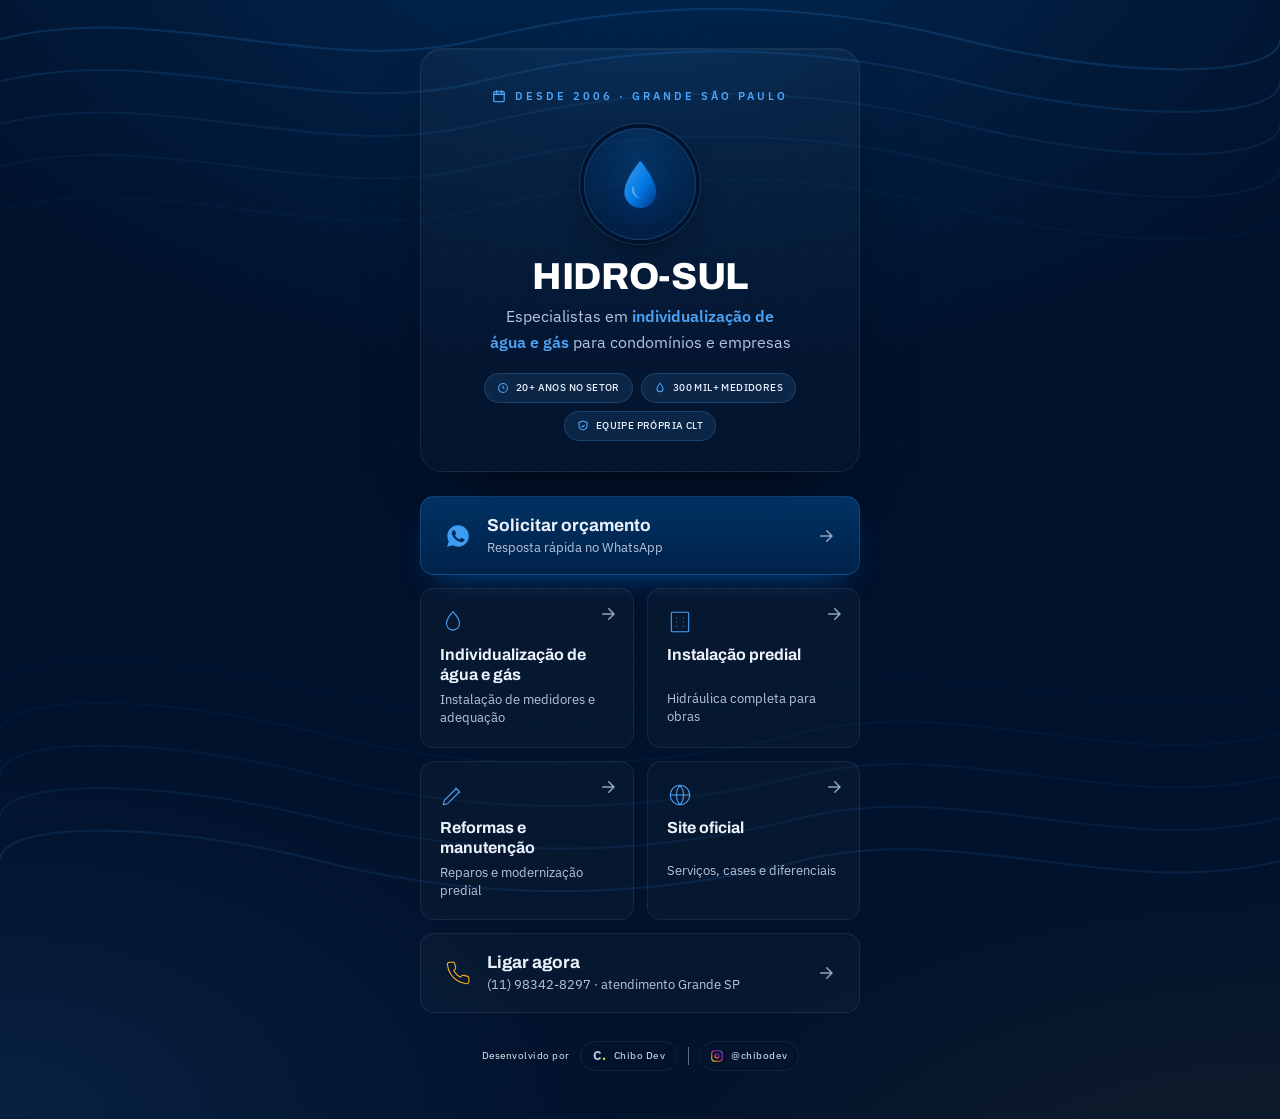
<file: links/index.html>
<!doctype html>
<html lang="pt-BR">
<head>
<meta charset="utf-8">
<meta name="viewport" content="width=device-width, initial-scale=1">
<title>Hidro-Sul · Links</title>
<meta name="description" content="Solicite um orçamento, conheça os serviços de individualização de água e gás e fale com a Hidro-Sul — soluções hidráulicas na Grande São Paulo desde 2006.">
<meta name="author" content="Hidro-Sul Soluções Hidráulicas">
<meta name="robots" content="index, follow">
<meta name="theme-color" content="#012a60">
<meta name="color-scheme" content="dark">
<link rel="canonical" href="https://hidrosul.com.br/links/">

<!-- Open Graph -->
<meta property="og:type" content="website">
<meta property="og:locale" content="pt_BR">
<meta property="og:site_name" content="Hidro-Sul Soluções Hidráulicas">
<meta property="og:url" content="https://hidrosul.com.br/links/">
<meta property="og:title" content="Hidro-Sul · Links">
<meta property="og:description" content="Individualização de água e gás, instalação predial e reformas. Equipe própria CLT, seguro de obra e zero retrabalho na Grande São Paulo.">
<meta property="og:image" content="https://hidrosul.com.br/assets/og-image.jpg">
<meta property="og:image:secure_url" content="https://hidrosul.com.br/assets/og-image.jpg">
<meta property="og:image:type" content="image/jpeg">
<meta property="og:image:width" content="1200">
<meta property="og:image:height" content="630">
<meta name="twitter:card" content="summary_large_image">
<meta name="twitter:title" content="Hidro-Sul · Links">
<meta name="twitter:image" content="https://hidrosul.com.br/assets/og-image.jpg">

<!-- Favicon: gota da marca sobre navy -->
<link rel="icon" href="data:image/svg+xml,%3Csvg xmlns='http://www.w3.org/2000/svg' viewBox='0 0 32 32'%3E%3Crect width='32' height='32' rx='7' fill='%23012a60'/%3E%3Cpath d='M16 5C16 5 8 14 8 20a8 8 0 0 0 16 0C24 14 16 5 16 5Z' fill='%23017ae2'/%3E%3C/svg%3E">

<!-- Fontes auto-hospedadas (mesmas do site: Archivo + IBM Plex Sans) -->
<!-- A página vive em /links/, as fontes em /fonts/ → caminho relativo ../fonts/ -->
<link rel="preload" as="font" type="font/woff2" href="../fonts/archivo-var.woff2" crossorigin>
<link rel="preload" as="font" type="font/woff2" href="../fonts/ibmplexsans-var.woff2" crossorigin>

<style>
/* ===== Fontes (mesmas do site hidro-sul) ===== */
@font-face{
  font-family:'Archivo';font-style:normal;font-weight:100 900;font-display:swap;
  src:url('../fonts/archivo-var.woff2') format('woff2');
}
@font-face{
  font-family:'IBM Plex Sans';font-style:normal;font-weight:100 700;font-display:swap;
  src:url('../fonts/ibmplexsans-var.woff2') format('woff2');
}

*,*::before,*::after{box-sizing:border-box;margin:0;padding:0}

/* ── Tokens herdados da identidade Hidro-Sul ─────────────────────── */
:root{
  --navy-deep:#012a60;   --navy:#013580;   --navy-light:#0a57b4;
  --midnight:#01122c;    --midnight-2:#021a3d;   /* fundos escuros da página/card */
  --primary:#017ae2;     --primary-dark:#0162bc; --primary-light:#3d9bf2;
  --sky:#4da3f5;         --sky-soft:rgba(77,163,245,.12);
  --orange:#fab019;      --orange-light:#ffc451;
  --whatsapp:#25d366;
  --white:#ffffff;       --off:#eaf1fb;     --silver:#c2cad4;
  --slate:#90a4c4;       --slate-strong:#b7c6de;

  --border-subtle:rgba(255,255,255,.07);
  --border-blue:rgba(77,163,245,.22);
  --blue-dim:rgba(1,122,226,.12);

  /* Chibo Dev (footer) */
  --chibo-green:#c0ff3e; --chibo-green-glow:rgba(192,255,62,.4);
  --ig-pink:#d62976;

  --font-display:'Archivo',system-ui,sans-serif;
  --font-body:'IBM Plex Sans',system-ui,sans-serif;

  --radius:14px; --radius-lg:22px; --radius-pill:999px;
  --ease-out:cubic-bezier(0.22,1,0.36,1);
  --transition:.4s var(--ease-out);
}
html{-webkit-text-size-adjust:100%}
body{
  font-family:var(--font-body);color:var(--off);
  font-size:16px;line-height:1.6;-webkit-font-smoothing:antialiased;
  -moz-osx-font-smoothing:grayscale;min-height:100vh;min-height:100dvh;
  display:flex;align-items:center;justify-content:center;
  padding:clamp(20px,6vw,48px) 20px;position:relative;overflow-x:hidden;
  background:
    radial-gradient(120% 80% at 50% -10%, rgba(1,122,226,.22) 0%, transparent 55%),
    radial-gradient(95% 60% at 100% 112%, rgba(250,176,25,.08) 0%, transparent 60%),
    radial-gradient(80% 55% at 0% 100%, rgba(77,163,245,.10) 0%, transparent 60%),
    var(--midnight);
}
/* malha de pontos finíssima — profundidade sem poluir */
body::before{
  content:"";position:fixed;inset:0;z-index:0;pointer-events:none;
  background-image:radial-gradient(rgba(77,163,245,.06) 1px, transparent 1px);
  background-size:24px 24px;
  -webkit-mask-image:radial-gradient(ellipse 80% 70% at 50% 35%, #000 30%, transparent 75%);
  mask-image:radial-gradient(ellipse 80% 70% at 50% 35%, #000 30%, transparent 75%);
}
img{display:block;max-width:100%;height:auto}
a{color:inherit;text-decoration:none}
:focus-visible{outline:2px solid var(--sky);outline-offset:3px;border-radius:8px}

/* ── Ondas de água (tema da marca) — topo e base ─────────────────── */
.bg-waves{position:fixed;pointer-events:none;z-index:0;color:var(--primary-light);
  width:100vw;left:0;height:min(38vh,340px)}
.bg-waves-top{top:-14px;opacity:.18}
.bg-waves-bottom{bottom:-14px;transform:rotate(180deg);opacity:.12}

.wrap{
  width:100%;max-width:440px;position:relative;z-index:1;
  display:flex;flex-direction:column;gap:clamp(18px,5vw,24px);
}

/* ── Cartão de perfil ─────────────────────────────────────────────── */
.card-pro{
  background:linear-gradient(180deg, rgba(255,255,255,.03), rgba(255,255,255,.012));
  border:1px solid var(--border-subtle);border-radius:var(--radius-lg);
  box-shadow:0 30px 60px -30px rgba(0,0,0,.7), inset 0 1px 0 rgba(255,255,255,.05);
  padding:clamp(28px,7vw,36px) clamp(22px,6vw,28px) clamp(26px,6vw,30px);
  text-align:center;position:relative;overflow:hidden;
}
.card-pro::after{
  content:"";position:absolute;inset:0;pointer-events:none;
  background:radial-gradient(120% 80% at 50% -20%, var(--blue-dim) 0%, transparent 55%);
}
.eyebrow{
  position:relative;z-index:1;display:inline-flex;align-items:center;gap:9px;
  font-size:10.5px;letter-spacing:3px;text-transform:uppercase;font-weight:600;
  color:var(--sky);margin-bottom:clamp(18px,5vw,24px);
}
.eyebrow svg{width:14px;height:14px;stroke-width:2.2;flex-shrink:0}

/* Gota da marca no lugar do "retrato" */
.brand-mark{
  position:relative;z-index:1;width:clamp(92px,25vw,112px);height:clamp(92px,25vw,112px);
  margin:0 auto 18px;border-radius:50%;display:flex;align-items:center;justify-content:center;
  background:radial-gradient(circle at 50% 32%, rgba(1,122,226,.22), rgba(2,26,61,.9));
  border:1px solid var(--border-blue);
  box-shadow:0 0 0 4px var(--midnight), 0 0 0 5px rgba(77,163,245,.20),
             0 14px 30px -10px rgba(0,0,0,.6);
  transition:box-shadow .5s var(--ease-out);
}
.brand-mark svg{width:46%;height:46%;display:block;filter:drop-shadow(0 4px 10px rgba(1,53,128,.5))}
.card-pro:hover .brand-mark{
  box-shadow:0 0 0 4px var(--midnight), 0 0 0 5px rgba(77,163,245,.4),
             0 16px 34px -10px rgba(0,0,0,.6);
}
.name{
  position:relative;z-index:1;font-family:var(--font-display);font-weight:800;
  font-size:clamp(1.9rem,8vw,2.35rem);line-height:1;letter-spacing:-.01em;
  color:var(--white);text-wrap:balance;
}
.role{
  position:relative;z-index:1;font-size:clamp(.9rem,3.8vw,1rem);
  color:var(--slate-strong);margin-top:8px;text-wrap:balance;
}
.role b{color:var(--sky);font-weight:600}

/* credenciais (badges azuis = trust signals) */
.creds{position:relative;z-index:1;display:flex;flex-wrap:wrap;gap:8px;
  justify-content:center;margin-top:18px}
.cred-badge{
  display:inline-flex;align-items:center;gap:7px;background:var(--sky-soft);
  border:1px solid var(--border-blue);padding:6px 12px;border-radius:var(--radius-pill);
  font-size:10px;font-weight:500;letter-spacing:.4px;text-transform:uppercase;
  color:var(--off);transition:all var(--transition);
}
.cred-badge svg{width:12px;height:12px;color:var(--sky);stroke-width:2.2}
.cred-badge:hover{transform:translateY(-2px);border-color:var(--sky);
  box-shadow:0 8px 20px -10px rgba(77,163,245,.5)}

/* ── Links — grid (principal full-width + cards na linha) ─────────── */
.links{display:grid;grid-template-columns:1fr 1fr;gap:clamp(11px,3vw,13px)}
.btn{
  display:flex;flex-direction:column;align-items:flex-start;gap:10px;
  padding:clamp(16px,4.5vw,20px) clamp(15px,4vw,19px);
  border-radius:var(--radius);min-height:140px;border:1px solid var(--border-subtle);
  font-weight:600;font-size:1rem;position:relative;overflow:hidden;
  background:rgba(255,255,255,.025);color:var(--off);
  transition:transform var(--transition),border-color var(--transition),background var(--transition),box-shadow var(--transition);
}
.btn .ic{width:clamp(24px,7vw,26px);height:clamp(24px,7vw,26px);flex-shrink:0}
.btn .txt{text-align:left;line-height:1.25;font-weight:600;
  font-size:clamp(.92rem,3.5vw,1rem);display:flex;flex-direction:column}
.btn .txt > span.title-line{min-height:2.4em;display:block;font-family:var(--font-display);font-weight:700}
.btn .txt small{display:block;font-weight:400;font-size:clamp(.74rem,2.9vw,.79rem);
  color:var(--slate-strong);margin-top:6px;line-height:1.4}
.btn .arr{position:absolute;top:16px;right:16px;width:18px;height:18px;flex-shrink:0;
  color:var(--slate);stroke-width:2;transition:transform var(--transition),color var(--transition)}
.btn:hover{transform:translateY(-2px)}
.btn:hover .arr{transform:translateX(3px);color:var(--off)}

/* sweep de luz azul ao passar o mouse (efeito dos cards do site) */
.btn::before{
  content:"";position:absolute;inset:0;border-radius:inherit;pointer-events:none;z-index:0;
  background:linear-gradient(105deg, transparent 30%, rgba(77,163,245,.12) 50%, transparent 70%);
  transform:translateX(-120%);transition:transform .7s var(--ease-out);
}
.btn:hover::before{transform:translateX(120%)}
.btn > *{position:relative;z-index:1}

/* botão que ocupa a linha inteira (horizontal) */
.span-2{grid-column:1 / -1;flex-direction:row;align-items:center;
  min-height:auto;padding:18px clamp(20px,5.5vw,24px);gap:clamp(14px,4vw,16px)}
.span-2 .ic{width:clamp(24px,6.5vw,26px);height:clamp(24px,6.5vw,26px)}
.span-2 .txt{flex:1;font-size:clamp(1rem,4.2vw,1.08rem)}
.span-2 .txt > span.title-line{min-height:0}
.span-2 .txt small{margin-top:2px}
.span-2 .arr{position:static;top:auto;right:auto}

/* telas estreitas: empilha em coluna */
@media (max-width:340px){
  .links{grid-template-columns:1fr}
  .btn{flex-direction:row;align-items:center;min-height:auto;gap:13px;padding:16px 18px}
  .btn .ic{width:24px;height:24px}
  .btn .txt > span.title-line{min-height:0}
  .btn .arr{position:static;top:auto;right:auto}
}

/* botão principal — Solicitar orçamento (azul vivo da marca) */
.btn-primary{
  background:linear-gradient(180deg, rgba(1,122,226,.32), rgba(1,122,226,.16));
  border-color:var(--border-blue);box-shadow:0 14px 30px -16px rgba(1,122,226,.6);
}
.btn-primary .ic{color:var(--primary-light)}
.btn-primary:hover{border-color:var(--primary);
  background:linear-gradient(180deg, rgba(1,122,226,.42), rgba(1,122,226,.22));
  box-shadow:0 20px 40px -16px rgba(1,122,226,.65)}

/* botões secundários */
.btn-soft .ic{color:var(--sky)}
.btn-soft:hover{border-color:var(--sky);background:rgba(255,255,255,.05)}
/* variações de acento por tipo */
.btn-site:hover{border-color:var(--primary)} .btn-site:hover .ic{color:var(--primary-light)}
.btn-call:hover{border-color:var(--orange)} .btn-call:hover .ic{color:var(--orange-light)}
.btn-call .ic{color:var(--orange)}

/* ── Footer — assinatura Chibo Dev ───────────────────────────────── */
footer{margin-top:4px}
.footer-signature{display:flex;align-items:center;justify-content:center;gap:10px;
  flex-wrap:wrap;font-family:var(--font-body);font-size:10px;letter-spacing:.5px;color:var(--slate-strong)}
.footer-signature-label{font-weight:400;color:var(--off);white-space:nowrap;transition:color .3s var(--ease-out)}
.footer-signature-label:hover{color:var(--sky)}
.footer-signature-pills{display:inline-flex;align-items:center;gap:10px}
.footer-signature-divider{width:1px;height:18px;background:var(--off);opacity:.4;flex-shrink:0;
  transition:opacity .3s var(--ease-out),background .3s var(--ease-out)}
.footer-signature-label:hover ~ .footer-signature-pills .footer-signature-divider{opacity:1;background:var(--sky)}
.footer-signature a{display:inline-flex;align-items:center;gap:7px;color:var(--slate-strong);
  padding:6px 12px;border:1px solid var(--border-subtle);border-radius:50px;background:transparent;
  white-space:nowrap;flex-shrink:0;transition:all .3s var(--ease-out)}
.footer-signature a.is-ig{padding:6px 10px;font-weight:500}
.footer-signature a:not(.is-ig):hover{background:rgba(192,255,62,.08);border-color:rgba(192,255,62,.5);transform:translateY(-1px)}
.footer-signature a:not(.is-ig):hover .chibo-name{color:var(--chibo-green)}
.footer-signature a:not(.is-ig):hover .chibo-mark span{filter:drop-shadow(0 0 4px var(--chibo-green-glow))}
.footer-signature a.is-ig:hover{background:rgba(214,41,118,.06);border-color:rgba(214,41,118,.5);transform:translateY(-1px);color:var(--ig-pink)}
.footer-signature:has(a.is-ig:hover) .footer-signature-divider{background:var(--ig-pink);opacity:1}
.footer-signature:has(a:not(.is-ig):hover) .footer-signature-divider{background:var(--chibo-green);opacity:1}
.chibo-mark{font-family:var(--font-body);font-weight:700;font-size:13px;line-height:1;color:var(--slate-strong);display:inline-flex;align-items:baseline}
.chibo-mark span{color:var(--chibo-green);margin-left:1px}
.chibo-name{font-weight:500;transition:color .3s var(--ease-out)}
.footer-signature a:hover .chibo-mark{color:var(--off)}
.footer-signature .ig-icon{width:14px;height:14px;flex-shrink:0}

/* ── Animações de entrada (fadeUp escalonado) ────────────────────── */
@keyframes fadeUp{from{opacity:0;transform:translateY(28px)}to{opacity:1;transform:translateY(0)}}
@keyframes fadeUpSoft{from{opacity:0;transform:translateY(16px)}to{opacity:1;transform:translateY(0)}}
.card-pro{opacity:0;animation:fadeUp .9s var(--ease-out) .1s forwards}
.links .btn{opacity:0;animation:fadeUp .85s var(--ease-out) forwards}
.links .btn:nth-child(1){animation-delay:.34s}
.links .btn:nth-child(2){animation-delay:.46s}
.links .btn:nth-child(3){animation-delay:.56s}
.links .btn:nth-child(4){animation-delay:.66s}
.links .btn:nth-child(5){animation-delay:.76s}
.links .btn:nth-child(6){animation-delay:.86s}
footer{opacity:0;animation:fadeUpSoft .8s var(--ease-out) .95s forwards}
.card-pro .eyebrow{opacity:0;animation:fadeUpSoft .8s var(--ease-out) .26s forwards}
.card-pro .brand-mark{opacity:0;animation:fadeUp .9s var(--ease-out) .34s forwards}
.card-pro .name{opacity:0;animation:fadeUp .9s var(--ease-out) .44s forwards}
.card-pro .role{opacity:0;animation:fadeUp .9s var(--ease-out) .54s forwards}
.card-pro .creds{opacity:0;animation:fadeUpSoft .8s var(--ease-out) .64s forwards}

@media (prefers-reduced-motion:reduce){
  *{animation:none!important;transition:none!important}
  .card-pro,.links .btn,footer,.card-pro .eyebrow,.card-pro .brand-mark,
  .card-pro .name,.card-pro .role,.card-pro .creds{opacity:1!important;transform:none!important}
}
</style>
</head>
<body>

<!-- Ondas de água decorativas (tema da marca) -->
<svg class="bg-waves bg-waves-top" viewBox="0 0 1200 320" preserveAspectRatio="none" fill="none" stroke="currentColor" stroke-width="2" aria-hidden="true">
  <path d="M0 50 C 150 12, 300 88, 450 50 S 750 12, 900 50 S 1200 88, 1200 50" opacity=".95"/>
  <path d="M0 90 C 150 52, 300 128, 450 90 S 750 52, 900 90 S 1200 128, 1200 90" opacity=".75"/>
  <path d="M0 130 C 150 92, 300 168, 450 130 S 750 92, 900 130 S 1200 168, 1200 130" opacity=".55"/>
  <path d="M0 170 C 150 132, 300 208, 450 170 S 750 132, 900 170 S 1200 208, 1200 170" opacity=".38"/>
  <path d="M0 210 C 150 172, 300 248, 450 210 S 750 172, 900 210 S 1200 248, 1200 210" opacity=".24"/>
</svg>
<svg class="bg-waves bg-waves-bottom" viewBox="0 0 1200 320" preserveAspectRatio="none" fill="none" stroke="currentColor" stroke-width="2" aria-hidden="true">
  <path d="M0 50 C 150 12, 300 88, 450 50 S 750 12, 900 50 S 1200 88, 1200 50" opacity=".95"/>
  <path d="M0 90 C 150 52, 300 128, 450 90 S 750 52, 900 90 S 1200 128, 1200 90" opacity=".75"/>
  <path d="M0 130 C 150 92, 300 168, 450 130 S 750 92, 900 130 S 1200 168, 1200 130" opacity=".55"/>
  <path d="M0 170 C 150 132, 300 208, 450 170 S 750 132, 900 170 S 1200 208, 1200 170" opacity=".38"/>
  <path d="M0 210 C 150 172, 300 248, 450 210 S 750 172, 900 210 S 1200 248, 1200 210" opacity=".24"/>
</svg>

<main class="wrap">

  <!-- ════════ CARTÃO DE PERFIL ════════ -->
  <section class="card-pro">
    <span class="eyebrow">
      <svg viewBox="0 0 24 24" fill="none" stroke="currentColor" stroke-linecap="round" stroke-linejoin="round" aria-hidden="true"><rect x="3" y="4.5" width="18" height="17" rx="2"/><path d="M3 9h18M8 2.5v4M16 2.5v4"/></svg>
      Desde 2006 · Grande São Paulo
    </span>

    <div class="brand-mark" aria-hidden="true">
      <svg viewBox="0 0 38 46" xmlns="http://www.w3.org/2000/svg">
        <defs>
          <linearGradient id="drop" x1="0" y1="0" x2="1" y2="1">
            <stop offset="0%" stop-color="#3d9bf2"/>
            <stop offset="55%" stop-color="#017ae2"/>
            <stop offset="100%" stop-color="#013580"/>
          </linearGradient>
        </defs>
        <path d="M19 1.5C19 1.5 4.5 18.5 4.5 30a14.5 14.5 0 0 0 29 0C33.5 18.5 19 1.5 19 1.5Z" fill="url(#drop)"/>
        <path d="M13.5 27c0 5 3.2 8.6 7.8 9.2-3.1.2-6.2-1-8.3-3.6-1.6-2-2.1-4.4-1.4-6.6.4-1.3 1.9-1.3 1.9 1Z" fill="#ffffff" opacity="0.30"/>
      </svg>
    </div>

    <h1 class="name">HIDRO-SUL</h1>
    <p class="role">Especialistas em <b>individualização de água e gás</b> para condomínios e empresas</p>

    <div class="creds">
      <span class="cred-badge">
        <svg viewBox="0 0 24 24" fill="none" stroke="currentColor" aria-hidden="true"><circle cx="12" cy="12" r="9"/><path d="M12 7v5l3 2"/></svg>
        20+ anos no setor
      </span>
      <span class="cred-badge">
        <svg viewBox="0 0 24 24" fill="none" stroke="currentColor" aria-hidden="true"><path d="M12 2.5S6 9 6 13.5a6 6 0 0 0 12 0C18 9 12 2.5 12 2.5Z"/></svg>
        300 mil+ medidores
      </span>
      <span class="cred-badge">
        <svg viewBox="0 0 24 24" fill="none" stroke="currentColor" aria-hidden="true"><path d="M9 12l2 2 4-4M12 2 4 5v6c0 5 3.5 8 8 9 4.5-1 8-4 8-9V5l-8-3Z"/></svg>
        Equipe própria CLT
      </span>
    </div>
  </section>

  <!-- ════════ LINKS ════════ -->
  <!--
    ╔══════════════════════════════════════════════════════════════╗
    ║  EDITAR LINKS AQUI — basta trocar o href de cada botão.        ║
    ║  Não precisa mexer em mais nada do arquivo.                    ║
    ╚══════════════════════════════════════════════════════════════╝
  -->
  <nav class="links" aria-label="Links principais">

    <!-- SOLICITAR ORÇAMENTO (principal · WhatsApp) -->
    <!-- TODO: confirmar número antes do go-live -->
    <a class="btn btn-primary span-2"
       href="https://wa.me/5511983428297?text=Ol%C3%A1%2C%20Hidro-Sul!%20Vim%20pelo%20perfil%20e%20gostaria%20de%20solicitar%20um%20or%C3%A7amento."
       target="_blank" rel="noopener">
      <svg class="ic" viewBox="0 0 24 24" fill="currentColor" aria-hidden="true"><path d="M12.04 2C6.58 2 2.13 6.45 2.13 11.9c0 1.76.46 3.45 1.32 4.95L2 22l5.3-1.38a9.9 9.9 0 0 0 4.74 1.2h.01c5.46 0 9.91-4.45 9.91-9.9C21.96 6.45 17.5 2 12.04 2Zm5.8 14.16c-.25.69-1.45 1.32-1.99 1.37-.53.05-1.03.24-3.47-.72-2.92-1.15-4.79-4.13-4.94-4.32-.14-.2-1.18-1.57-1.18-2.99 0-1.42.74-2.12 1.01-2.41.26-.29.57-.36.76-.36l.55.01c.18.01.42-.07.65.5.25.61.84 2.11.91 2.26.07.15.12.32.02.52-.1.2-.15.32-.29.49-.15.17-.31.39-.44.52-.15.15-.3.31-.13.6.17.29.76 1.25 1.63 2.02 1.12 1 2.06 1.31 2.35 1.46.29.15.46.12.63-.07.17-.2.73-.85.92-1.14.2-.29.39-.24.66-.15.27.1 1.71.81 2 .96.29.15.49.22.56.34.07.12.07.69-.18 1.38Z"/></svg>
      <span class="txt"><span class="title-line">Solicitar orçamento</span><small>Resposta rápida no WhatsApp</small></span>
      <svg class="arr" viewBox="0 0 24 24" fill="none" stroke="currentColor" stroke-linecap="round" stroke-linejoin="round" aria-hidden="true"><path d="M5 12h14M13 5l7 7-7 7"/></svg>
    </a>

    <!-- INDIVIDUALIZAÇÃO DE ÁGUA E GÁS -->
    <a class="btn btn-soft" href="https://hidrosul.com.br/individualizacao-agua-gas.html" target="_blank" rel="noopener">
      <svg class="ic" viewBox="0 0 24 24" fill="none" stroke="currentColor" stroke-linecap="round" stroke-linejoin="round" aria-hidden="true"><path d="M12 2.5S6 9 6 13.5a6 6 0 0 0 12 0C18 9 12 2.5 12 2.5Z"/></svg>
      <span class="txt"><span class="title-line">Individualização de água e gás</span><small>Instalação de medidores e adequação</small></span>
      <svg class="arr" viewBox="0 0 24 24" fill="none" stroke="currentColor" stroke-linecap="round" stroke-linejoin="round" aria-hidden="true"><path d="M5 12h14M13 5l7 7-7 7"/></svg>
    </a>

    <!-- INSTALAÇÃO PREDIAL -->
    <a class="btn btn-soft" href="https://hidrosul.com.br/instalacao-predial.html" target="_blank" rel="noopener">
      <svg class="ic" viewBox="0 0 24 24" fill="none" stroke="currentColor" stroke-linecap="round" stroke-linejoin="round" aria-hidden="true"><rect x="4" y="3" width="16" height="18" rx="1"/><path d="M9 8h.01M15 8h.01M9 12h.01M15 12h.01M9 16h.01M15 16h.01"/></svg>
      <span class="txt"><span class="title-line">Instalação predial</span><small>Hidráulica completa para obras</small></span>
      <svg class="arr" viewBox="0 0 24 24" fill="none" stroke="currentColor" stroke-linecap="round" stroke-linejoin="round" aria-hidden="true"><path d="M5 12h14M13 5l7 7-7 7"/></svg>
    </a>

    <!-- REFORMAS E MANUTENÇÃO -->
    <a class="btn btn-soft" href="https://hidrosul.com.br/reformas.html" target="_blank" rel="noopener">
      <svg class="ic" viewBox="0 0 24 24" fill="none" stroke="currentColor" stroke-linecap="round" stroke-linejoin="round" aria-hidden="true"><path d="M14.5 5.5 18.5 9.5M3 21l4-1 11-11-3-3L4 17l-1 4Z"/></svg>
      <span class="txt"><span class="title-line">Reformas e manutenção</span><small>Reparos e modernização predial</small></span>
      <svg class="arr" viewBox="0 0 24 24" fill="none" stroke="currentColor" stroke-linecap="round" stroke-linejoin="round" aria-hidden="true"><path d="M5 12h14M13 5l7 7-7 7"/></svg>
    </a>

    <!-- SITE OFICIAL -->
    <a class="btn btn-soft btn-site" href="https://hidrosul.com.br/" target="_blank" rel="noopener">
      <svg class="ic" viewBox="0 0 24 24" fill="none" stroke="currentColor" stroke-linecap="round" stroke-linejoin="round" aria-hidden="true"><circle cx="12" cy="12" r="9"/><path d="M3 12h18M12 3a14 14 0 0 1 0 18M12 3a14 14 0 0 0 0 18"/></svg>
      <span class="txt"><span class="title-line">Site oficial</span><small>Serviços, cases e diferenciais</small></span>
      <svg class="arr" viewBox="0 0 24 24" fill="none" stroke="currentColor" stroke-linecap="round" stroke-linejoin="round" aria-hidden="true"><path d="M5 12h14M13 5l7 7-7 7"/></svg>
    </a>

    <!-- LIGAR AGORA -->
    <!-- TODO: confirmar telefone antes do go-live -->
    <a class="btn btn-soft btn-call span-2" href="tel:+5511983428297">
      <svg class="ic" viewBox="0 0 24 24" fill="none" stroke="currentColor" stroke-linecap="round" stroke-linejoin="round" aria-hidden="true"><path d="M22 16.9v3a2 2 0 0 1-2.2 2 19.8 19.8 0 0 1-8.6-3 19.5 19.5 0 0 1-6-6 19.8 19.8 0 0 1-3-8.7A2 2 0 0 1 4.1 2h3a2 2 0 0 1 2 1.7c.1 1 .4 1.9.7 2.8a2 2 0 0 1-.5 2.1L8.1 9.9a16 16 0 0 0 6 6l1.3-1.3a2 2 0 0 1 2.1-.4c.9.3 1.8.6 2.8.7a2 2 0 0 1 1.7 2Z"/></svg>
      <span class="txt"><span class="title-line">Ligar agora</span><small>(11) 98342-8297 · atendimento Grande SP</small></span>
      <svg class="arr" viewBox="0 0 24 24" fill="none" stroke="currentColor" stroke-linecap="round" stroke-linejoin="round" aria-hidden="true"><path d="M5 12h14M13 5l7 7-7 7"/></svg>
    </a>

  </nav>

  <footer>
    <div class="footer-signature">
      <span class="footer-signature-label">Desenvolvido por</span>
      <span class="footer-signature-pills">
        <a href="https://chibodev.com" target="_blank" rel="noopener noreferrer" aria-label="Chibo Dev — site oficial">
          <span class="chibo-mark" aria-hidden="true">C<span>.</span></span>
          <span class="chibo-name">Chibo Dev</span>
        </a>
        <span class="footer-signature-divider" aria-hidden="true"></span>
        <a class="is-ig" href="https://instagram.com/chibodev" target="_blank" rel="noopener noreferrer" aria-label="Instagram @chibodev">
          <svg class="ig-icon" viewBox="0 0 24 24" fill="none" stroke-width="1.9" stroke-linecap="round" stroke-linejoin="round" aria-hidden="true">
            <defs>
              <linearGradient id="ig-grad" x1="0%" y1="100%" x2="100%" y2="0%">
                <stop offset="0%" stop-color="#FEDA75"/>
                <stop offset="25%" stop-color="#FA7E1E"/>
                <stop offset="50%" stop-color="#D62976"/>
                <stop offset="75%" stop-color="#962FBF"/>
                <stop offset="100%" stop-color="#4F5BD5"/>
              </linearGradient>
            </defs>
            <rect x="3" y="3" width="18" height="18" rx="5" stroke="url(#ig-grad)"/>
            <circle cx="12" cy="12" r="3.5" stroke="url(#ig-grad)"/>
            <circle cx="17.5" cy="6.5" r="0.8" fill="url(#ig-grad)" stroke="none"/>
          </svg>
          @chibodev
        </a>
      </span>
    </div>
  </footer>

</main>

</body>
</html>
</file>
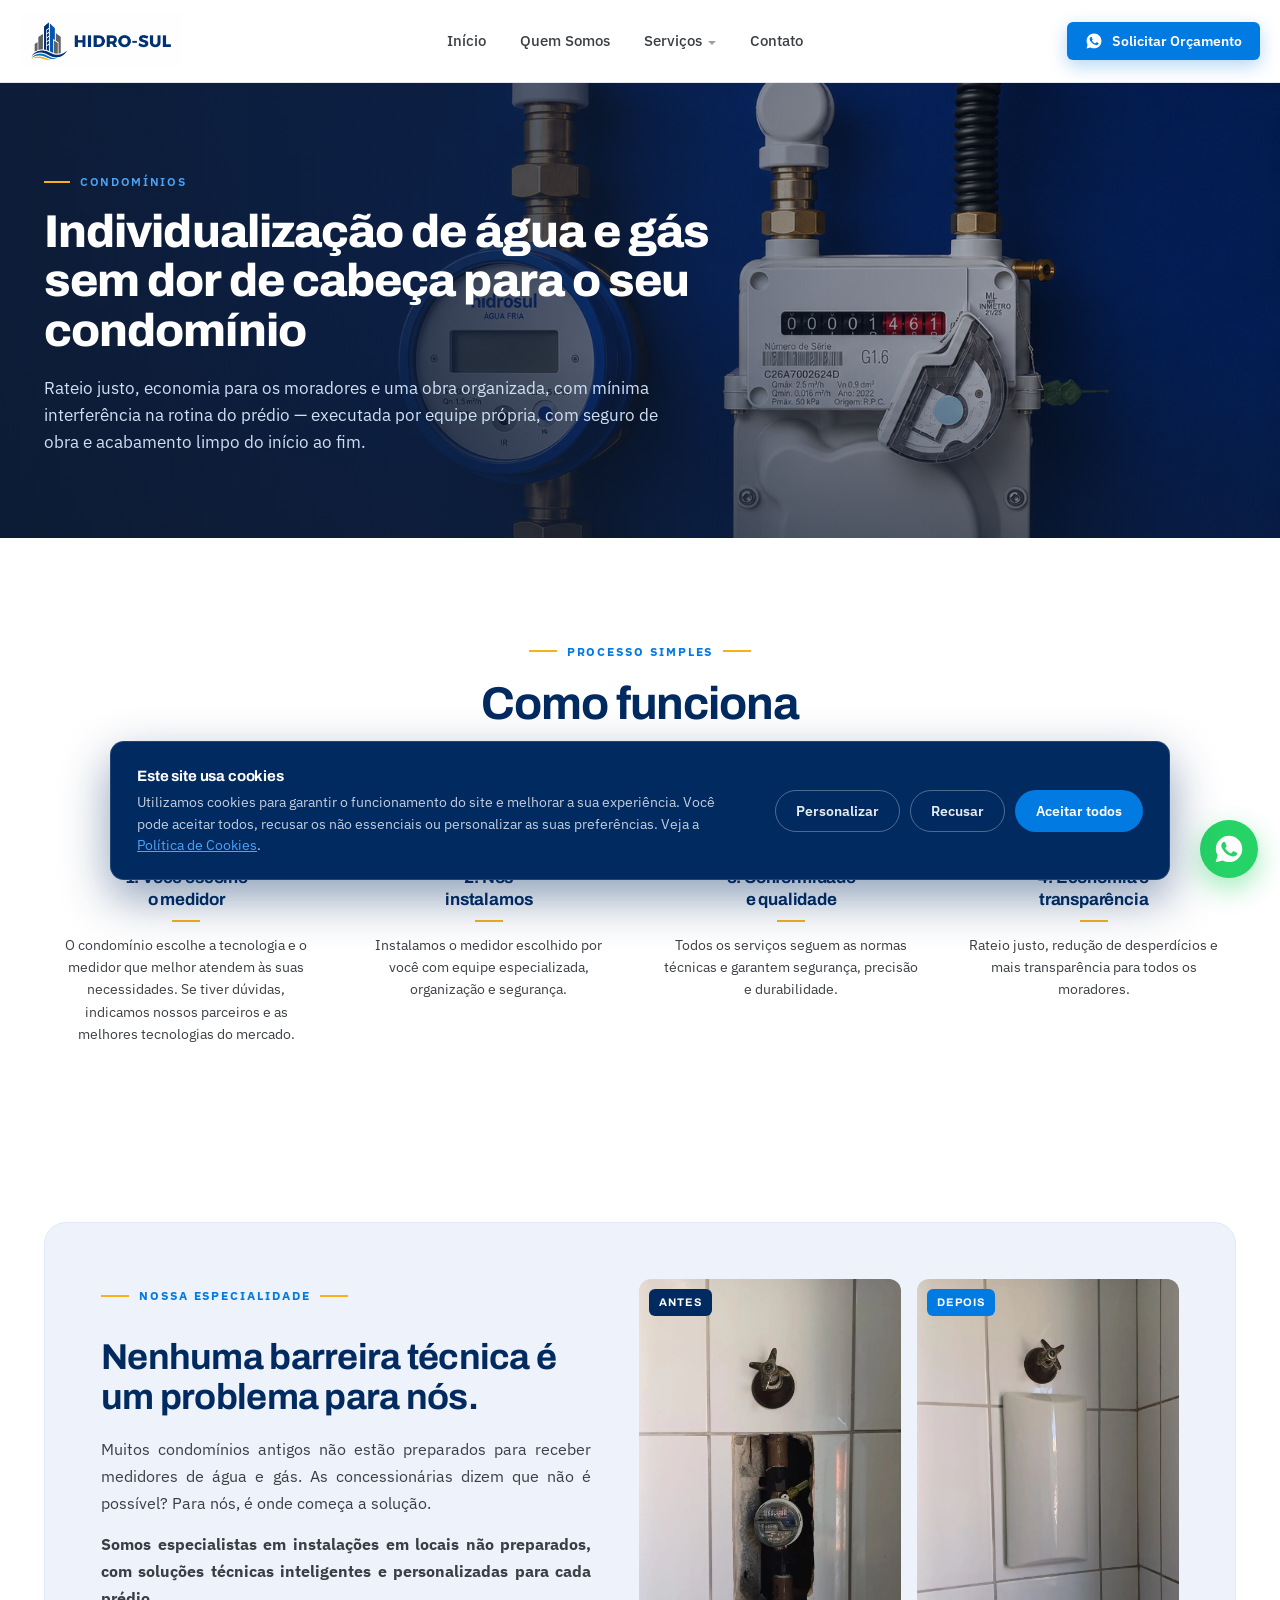
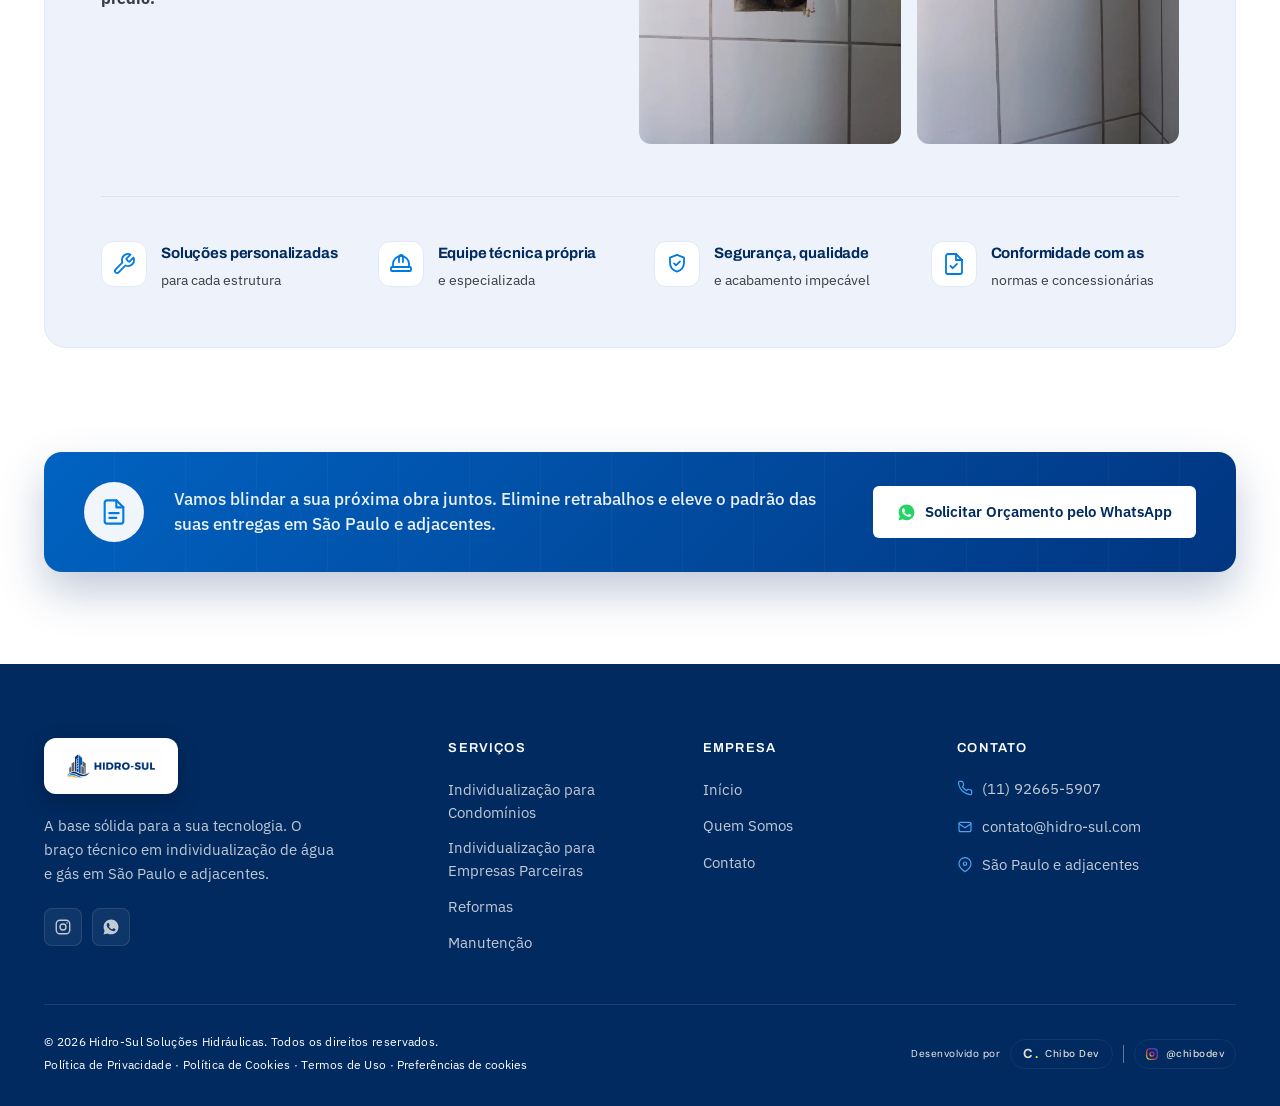
<file: condominios.html>
<!DOCTYPE html>
<html lang="pt-BR">
<head>
<!-- Google Tag Manager -->
<script>(function(w,d,s,l,i){w[l]=w[l]||[];w[l].push({'gtm.start':
new Date().getTime(),event:'gtm.js'});var f=d.getElementsByTagName(s)[0],
j=d.createElement(s),dl=l!='dataLayer'?'&l='+l:'';j.async=true;j.src=
'https://www.googletagmanager.com/gtm.js?id='+i+dl;f.parentNode.insertBefore(j,f);
})(window,document,'script','dataLayer','GTM-KD4724SJ');</script>
<!-- End Google Tag Manager -->
<meta charset="UTF-8">
<meta name="viewport" content="width=device-width, initial-scale=1.0">
<script>document.documentElement.classList.add('js');</script>
<title>Condomínios | Individualização de água e gás · Hidro-Sul</title>
<meta name="description" content="Individualização de água e gás para condomínios em São Paulo e adjacentes: rateio justo, economia e obra organizada com mínima interferência na rotina. Equipe própria CLT e seguro de obra.">
<meta name="robots" content="index, follow">
<meta name="theme-color" content="#012a60">
<link rel="canonical" href="https://hidro-sul.com/condominios.html">
<meta property="og:title" content="Condomínios | Hidro-Sul">
<meta property="og:description" content="Individualização de água e gás para condomínios com rateio justo, economia e obra organizada. Equipe própria e seguro de obra.">
<meta property="og:type" content="website">
<meta property="og:locale" content="pt_BR">
<link rel="preload" href="fonts/archivo-var.woff2" as="font" type="font/woff2" crossorigin>
<link rel="preload" href="fonts/ibmplexsans-var.woff2" as="font" type="font/woff2" crossorigin>
<link rel="preconnect" href="https://fonts.googleapis.com">
<link rel="preconnect" href="https://fonts.gstatic.com" crossorigin>
<link rel="stylesheet" href="https://fonts.googleapis.com/css2?family=DM+Sans:wght@400;500;700&display=swap">
<link rel="stylesheet" href="style.css">
<!-- Meta Pixel Code -->
<script>
!function(f,b,e,v,n,t,s)
{if(f.fbq)return;n=f.fbq=function(){n.callMethod?
n.callMethod.apply(n,arguments):n.queue.push(arguments)};
if(!f._fbq)f._fbq=n;n.push=n;n.loaded=!0;n.version='2.0';
n.queue=[];t=b.createElement(e);t.async=!0;
t.src=v;s=b.getElementsByTagName(e)[0];
s.parentNode.insertBefore(t,s)}(window, document,'script',
'https://connect.facebook.net/en_US/fbevents.js');
fbq('init', '1573244011132990');
fbq('track', 'PageView');
</script>
<noscript><img height="1" width="1" style="display:none"
src="https://www.facebook.com/tr?id=1573244011132990&ev=PageView&noscript=1"/></noscript>
<!-- End Meta Pixel Code -->
</head>
<body>
<!-- Google Tag Manager (noscript) -->
<noscript><iframe src="https://www.googletagmanager.com/ns.html?id=GTM-KD4724SJ"
height="0" width="0" style="display:none;visibility:hidden"></iframe></noscript>
<!-- End Google Tag Manager (noscript) -->

<header class="header">
  <div class="container header-inner">

    <!-- Logo -->
    <a href="index.html" class="logo" aria-label="Hidro-Sul — página inicial">
      <img class="logo-full" src="assets/hidro-sul-logo.png" alt="Hidro-Sul Soluções Hidráulicas" width="120" height="40" decoding="async">
    </a>

    <!-- Navegação desktop -->
    <nav class="nav" aria-label="Navegação principal">
      <a href="index.html" class="nav-link">Início</a>
      <a href="quem-somos.html" class="nav-link">Quem Somos</a>

      <div class="nav-item">
        <a href="#servicos" class="nav-link has-dropdown" aria-haspopup="true">Serviços</a>
        <div class="nav-dropdown" role="menu">
          <a href="condominios.html" class="nav-dropdown-item" role="menuitem">
            <span class="nav-dropdown-icon">
              <svg viewBox="0 0 24 24" fill="none" stroke="currentColor" stroke-width="2" stroke-linecap="round" stroke-linejoin="round"><path d="M6 21V5a1 1 0 0 1 1-1h10a1 1 0 0 1 1 1v16"/><path d="M3 21h18"/><path d="M9 8h.01M12 8h.01M15 8h.01M9 12h.01M12 12h.01M15 12h.01M10.5 21v-3.5h3V21"/></svg>
            </span>
            <span class="nav-dropdown-text">
              <span class="nav-dropdown-title">Individualização para Condomínios</span>
              <span class="nav-dropdown-desc">Individualização de água e adequações hidráulicas</span>
            </span>
          </a>
          <a href="empresas-parceiras.html" class="nav-dropdown-item" role="menuitem">
            <span class="nav-dropdown-icon">
              <svg viewBox="0 0 24 24" fill="none" stroke="currentColor" stroke-width="2" stroke-linecap="round" stroke-linejoin="round"><circle cx="8.9" cy="12" r="5"/><circle cx="15.1" cy="12" r="5"/></svg>
            </span>
            <span class="nav-dropdown-text">
              <span class="nav-dropdown-title">Individualização para Empresas Parceiras</span>
              <span class="nav-dropdown-desc">Você vende, a Hidro-Sul executa</span>
            </span>
          </a>
          <a href="reformas-hidraulicas.html" class="nav-dropdown-item" role="menuitem">
            <span class="nav-dropdown-icon">
              <svg viewBox="0 0 24 24" fill="none" stroke="currentColor" stroke-width="2" stroke-linecap="round" stroke-linejoin="round"><path d="M4 9a4 4 0 0 1 8 0"/><path d="M2.8 9H12.6"/><path d="M8 4.7v.7"/><path d="M5.3 9v1a2.7 2.7 0 0 0 5.4 0V9"/><path d="M2.6 20a5.4 5.4 0 0 1 10.8 0"/><path d="M19.65 7.35a2 2 0 0 0-2.7 2.7L13.8 13.2l1.5 1.5 3.15-3.15a2 2 0 0 0 2.7-2.7l-1.3 1.3-1.15-.3-.3-1.15 1.25-1.2Z"/></svg>
            </span>
            <span class="nav-dropdown-text">
              <span class="nav-dropdown-title">Reformas</span>
              <span class="nav-dropdown-desc">Apartamentos, áreas comuns e barriletes</span>
            </span>
          </a>
          <a href="manutencao-predial.html" class="nav-dropdown-item" role="menuitem">
            <span class="nav-dropdown-icon">
              <svg viewBox="0 0 24 24" fill="none" stroke="currentColor" stroke-width="2" stroke-linecap="round" stroke-linejoin="round"><path d="M6 22V4a2 2 0 0 1 2-2h8a2 2 0 0 1 2 2v18Z"/><path d="M6 12H4a2 2 0 0 0-2 2v6a2 2 0 0 0 2 2h2"/><path d="M18 9h2a2 2 0 0 1 2 2v9a2 2 0 0 1-2 2h-2"/><path d="M10 6h4"/><path d="M10 10h4"/><path d="M10 14h4"/><path d="M10 18h4"/></svg>
            </span>
            <span class="nav-dropdown-text">
              <span class="nav-dropdown-title">Manutenção</span>
              <span class="nav-dropdown-desc">Preventiva e corretiva para áreas comuns</span>
            </span>
          </a>
        </div>
      </div>

      <a href="contato.html" class="nav-link">Contato</a>
    </nav>

    <!-- CTA + menu mobile -->
    <div class="header-cta">
      <!-- TODO: atualizar número/contato antes do go-live -->
      <a href="https://wa.me/5511926655907?text=Ol%C3%A1%21%20Vim%20pelo%20site%20da%20Hidro-Sul%20e%20gostaria%20de%20solicitar%20um%20or%C3%A7amento." class="btn btn-primary btn-sm" target="_blank" rel="noopener">
        <svg viewBox="0 0 24 24" fill="currentColor" aria-hidden="true"><path d="M12.04 2C6.58 2 2.13 6.45 2.13 11.9c0 1.76.46 3.45 1.32 4.95L2 22l5.3-1.38a9.9 9.9 0 0 0 4.74 1.2h.01c5.46 0 9.91-4.45 9.91-9.9C21.96 6.45 17.5 2 12.04 2Zm5.8 14.16c-.25.69-1.45 1.32-1.99 1.37-.53.05-1.03.24-3.47-.72-2.92-1.15-4.79-4.13-4.94-4.32-.14-.2-1.18-1.57-1.18-2.99 0-1.42.74-2.12 1.01-2.41.26-.29.57-.36.76-.36l.55.01c.18.01.42-.07.65.5.25.61.84 2.11.91 2.26.07.15.12.32.02.52-.1.2-.15.32-.29.49-.15.17-.31.39-.44.52-.15.15-.3.31-.13.6.17.29.76 1.25 1.63 2.02 1.12 1 2.06 1.31 2.35 1.46.29.15.46.12.63-.07.17-.2.73-.85.92-1.14.2-.29.39-.24.66-.15.27.1 1.71.81 2 .96.29.15.49.22.56.34.07.12.07.69-.18 1.38Z"/></svg>
        Solicitar Orçamento
      </a>
      <button class="menu-toggle" aria-label="Abrir menu" aria-expanded="false" id="menuToggle">
        <svg viewBox="0 0 24 24" fill="none" stroke="currentColor" stroke-width="2" stroke-linecap="round"><path d="M3 6h18M3 12h18M3 18h18"/></svg>
      </button>
    </div>
  </div>

  <!-- Navegação mobile -->
  <div class="mobile-nav" id="mobileNav">
    <a href="index.html">Início</a>
    <a href="quem-somos.html">Quem Somos</a>
    <a href="condominios.html">Individualização para Condomínios</a>
    <a href="empresas-parceiras.html">Individualização para Empresas Parceiras</a>
    <a href="reformas-hidraulicas.html">Reformas</a>
    <a href="manutencao-predial.html">Manutenção</a>
    <a href="contato.html">Contato</a>
    <a href="https://wa.me/5511926655907?text=Ol%C3%A1%21%20Vim%20pelo%20site%20da%20Hidro-Sul%20e%20gostaria%20de%20solicitar%20um%20or%C3%A7amento." class="cta" target="_blank" rel="noopener">Solicitar Orçamento</a>
  </div>
</header>

<main>

<!-- ============================ BANNER (modelo das subpáginas) ============================ -->
<section class="page-hero page-hero--image" style="--hero-img:url('assets/banner-condominios.png')">
  <div class="page-hero-bg" role="img" aria-label="Medidor de água e medidor de gás para individualização em condomínios"></div>
  <div class="page-hero-overlay"></div>
  <div class="container">
    <div class="page-hero-inner reveal">
      <div class="page-hero-eyebrow">Condomínios</div>
      <h1>Individualização de água e gás sem dor de cabeça para o seu condomínio</h1>
      <p class="page-hero-lead">Rateio justo, economia para os moradores e uma obra organizada, com mínima interferência na rotina do prédio — executada por equipe própria, com seguro de obra e acabamento limpo do início ao fim.</p>
    </div>
  </div>
</section>

<!-- ============================ CONTEÚDO DA PÁGINA ============================ -->
<!-- ============================ COMO FUNCIONA ============================ -->
<section class="section">
  <div class="container">
    <div class="section-head center reveal">
      <span class="section-eyebrow both">Processo simples</span>
      <h2 class="section-title">Como funciona</h2>
    </div>

    <div class="steps-grid reveal-stagger">
      <div class="step">
        <span class="step-icon">
          <svg viewBox="0 0 24 24" fill="none" stroke="currentColor" stroke-width="1.8" stroke-linecap="round" stroke-linejoin="round"><circle cx="12" cy="12" r="8.5"/><rect x="8.5" y="9" width="7" height="4.4" rx="1"/><path d="M9.8 16h4.4"/><path d="M12 3.5v-1M12 21.5v-1"/></svg>
        </span>
        <h3>1. Você escolhe<br>o medidor</h3>
        <p>O condomínio escolhe a tecnologia e o medidor que melhor atendem às suas necessidades. Se tiver dúvidas, indicamos nossos parceiros e as melhores tecnologias do mercado.</p>
      </div>

      <div class="step">
        <span class="step-icon">
          <svg viewBox="0 0 24 24" fill="none" stroke="currentColor" stroke-width="1.8" stroke-linecap="round" stroke-linejoin="round"><path d="M14.7 6.3a1 1 0 0 0 0 1.4l1.6 1.6a1 1 0 0 0 1.4 0l3.77-3.77a6 6 0 0 1-7.94 7.94l-6.91 6.91a2.12 2.12 0 0 1-3-3l6.91-6.91a6 6 0 0 1 7.94-7.94l-3.76 3.76z"/></svg>
        </span>
        <h3>2. Nós<br>instalamos</h3>
        <p>Instalamos o medidor escolhido por você com equipe especializada, organização e segurança.</p>
      </div>

      <div class="step">
        <span class="step-icon">
          <svg viewBox="0 0 24 24" fill="none" stroke="currentColor" stroke-width="1.8" stroke-linecap="round" stroke-linejoin="round"><path d="M12 2.8 5 5.6v5.1c0 4.4 2.9 7.5 7 8.9 4.1-1.4 7-4.5 7-8.9V5.6L12 2.8Z"/><path d="m9 11.4 2 2 4-4"/></svg>
        </span>
        <h3>3. Conformidade<br>e qualidade</h3>
        <p>Todos os serviços seguem as normas técnicas e garantem segurança, precisão e durabilidade.</p>
      </div>

      <div class="step">
        <span class="step-icon">
          <svg viewBox="0 0 24 24" fill="none" stroke="currentColor" stroke-width="1.8" stroke-linecap="round" stroke-linejoin="round"><path d="M3 3v16a2 2 0 0 0 2 2h16"/><path d="m7 14 3.5-3.5 2.5 2.5L18 8"/><path d="M18 11.5V8h-3.5"/></svg>
        </span>
        <h3>4. Economia e<br>transparência</h3>
        <p>Rateio justo, redução de desperdícios e mais transparência para todos os moradores.</p>
      </div>
    </div>
  </div>
</section>

<!-- ============================ ESPECIALIDADE: SEM BARREIRA TÉCNICA ============================ -->
<section class="ri-section">
  <div class="container">
    <div class="ri-band reveal">

      <div class="ri-grid">
        <div class="ri-copy">
          <span class="section-eyebrow both">Nossa especialidade</span>
          <h2>Nenhuma barreira técnica é um problema para nós.</h2>
          <p>Muitos condomínios antigos não estão preparados para receber medidores de água e gás. As concessionárias dizem que não é possível? Para nós, é onde começa a solução.</p>
          <p><strong>Somos especialistas em instalações em locais não preparados, com soluções técnicas inteligentes e personalizadas para cada prédio.</strong></p>
        </div>

        <div class="ba-grid">
          <figure class="ba-item">
            <span class="ba-badge">Antes</span>
            <img src="assets/condominios/condominios-antes.webp" alt="Ponto de água em condomínio antes da individualização" width="899" height="1599" loading="lazy" decoding="async">
          </figure>
          <figure class="ba-item">
            <span class="ba-badge is-after">Depois</span>
            <img src="assets/condominios/condominios-depois.webp" alt="Hidrômetro individual instalado após a individualização de água" width="899" height="1599" loading="lazy" decoding="async">
          </figure>
        </div>
      </div>

      <div class="ri-feats">
        <div class="ri-feat">
          <span class="ri-feat-icon">
            <svg viewBox="0 0 24 24" fill="none" stroke="currentColor" stroke-width="1.8" stroke-linecap="round" stroke-linejoin="round"><path d="M14.7 6.3a1 1 0 0 0 0 1.4l1.6 1.6a1 1 0 0 0 1.4 0l3.77-3.77a6 6 0 0 1-7.94 7.94l-6.91 6.91a2.12 2.12 0 0 1-3-3l6.91-6.91a6 6 0 0 1 7.94-7.94l-3.76 3.76z"/></svg>
          </span>
          <div>
            <h3>Soluções personalizadas</h3>
            <p>para cada estrutura</p>
          </div>
        </div>
        <div class="ri-feat">
          <span class="ri-feat-icon">
            <svg viewBox="0 0 24 24" fill="none" stroke="currentColor" stroke-width="1.8" stroke-linecap="round" stroke-linejoin="round"><path d="M2 18a1 1 0 0 0 1 1h18a1 1 0 0 0 1-1v-2a1 1 0 0 0-1-1H3a1 1 0 0 0-1 1Z"/><path d="M10 10V5a2 2 0 1 1 4 0v5"/><path d="M4 15v-3a8 8 0 0 1 16 0v3"/></svg>
          </span>
          <div>
            <h3>Equipe técnica própria</h3>
            <p>e especializada</p>
          </div>
        </div>
        <div class="ri-feat">
          <span class="ri-feat-icon">
            <svg viewBox="0 0 24 24" fill="none" stroke="currentColor" stroke-width="1.8" stroke-linecap="round" stroke-linejoin="round"><path d="M12 2.8 5 5.6v5.1c0 4.4 2.9 7.5 7 8.9 4.1-1.4 7-4.5 7-8.9V5.6L12 2.8Z"/><path d="m9 11.4 2 2 4-4"/></svg>
          </span>
          <div>
            <h3>Segurança, qualidade</h3>
            <p>e acabamento impecável</p>
          </div>
        </div>
        <div class="ri-feat">
          <span class="ri-feat-icon">
            <svg viewBox="0 0 24 24" fill="none" stroke="currentColor" stroke-width="1.8" stroke-linecap="round" stroke-linejoin="round"><path d="M14 2H6a2 2 0 0 0-2 2v16a2 2 0 0 0 2 2h12a2 2 0 0 0 2-2V8Z"/><path d="M14 2v6h6"/><path d="m8.5 14 2.2 2.2 4.3-4.3"/></svg>
          </span>
          <div>
            <h3>Conformidade com as</h3>
            <p>normas e concessionárias</p>
          </div>
        </div>
      </div>

    </div>
  </div>
</section>

<!-- ============================ CTA ORÇAMENTO ============================ -->
<section class="cta-section cta-on-white">
  <div class="container">
    <div class="cta-banner reveal">
      <span class="cta-banner-icon">
        <svg viewBox="0 0 24 24" fill="none" stroke="currentColor" stroke-width="1.8" stroke-linecap="round" stroke-linejoin="round"><path d="M14 2H6a2 2 0 0 0-2 2v16a2 2 0 0 0 2 2h12a2 2 0 0 0 2-2V8Z"/><path d="M14 2v6h6M8 13h8M8 17h6"/></svg>
      </span>
      <p class="cta-banner-text">Vamos blindar a sua próxima obra juntos. Elimine retrabalhos e eleve o padrão das suas entregas em São Paulo e adjacentes.</p>
      <a href="https://wa.me/5511926655907" class="btn-white" target="_blank" rel="noopener">
        <svg viewBox="0 0 24 24" fill="currentColor" aria-hidden="true"><path d="M12.04 2C6.58 2 2.13 6.45 2.13 11.9c0 1.76.46 3.45 1.32 4.95L2 22l5.3-1.38a9.9 9.9 0 0 0 4.74 1.2h.01c5.46 0 9.91-4.45 9.91-9.9C21.96 6.45 17.5 2 12.04 2Zm5.8 14.16c-.25.69-1.45 1.32-1.99 1.37-.53.05-1.03.24-3.47-.72-2.92-1.15-4.79-4.13-4.94-4.32-.14-.2-1.18-1.57-1.18-2.99 0-1.42.74-2.12 1.01-2.41.26-.29.57-.36.76-.36l.55.01c.18.01.42-.07.65.5.25.61.84 2.11.91 2.26.07.15.12.32.02.52-.1.2-.15.32-.29.49-.15.17-.31.39-.44.52-.15.15-.3.31-.13.6.17.29.76 1.25 1.63 2.02 1.12 1 2.06 1.31 2.35 1.46.29.15.46.12.63-.07.17-.2.73-.85.92-1.14.2-.29.39-.24.66-.15.27.1 1.71.81 2 .96.29.15.49.22.56.34.07.12.07.69-.18 1.38Z"/></svg>
        Solicitar Orçamento pelo WhatsApp
      </a>
    </div>
  </div>
</section>

</main>

<!-- ============================ FOOTER ============================ -->
<footer class="footer">
  <div class="container">
    <div class="footer-grid reveal-stagger">

      <!-- Marca -->
      <div class="footer-brand">
        <a href="index.html" class="logo" aria-label="Hidro-Sul">
          <img class="logo-full" src="assets/hidro-sul-logo.png" alt="Hidro-Sul Soluções Hidráulicas" width="120" height="40" loading="lazy" decoding="async">
        </a>
        <p class="footer-tagline">A base sólida para a sua tecnologia. O braço técnico em individualização de água e gás em São Paulo e adjacentes.</p>
        <div class="footer-social">
          <a href="https://instagram.com/" target="_blank" rel="noopener" aria-label="Instagram">
            <svg viewBox="0 0 24 24" fill="none" stroke="currentColor" stroke-width="1.8"><rect x="3" y="3" width="18" height="18" rx="5"/><circle cx="12" cy="12" r="4"/><circle cx="17.3" cy="6.7" r="1" fill="currentColor" stroke="none"/></svg>
          </a>
          <!-- TODO: atualizar número do WhatsApp -->
          <a href="https://wa.me/5511926655907?text=Ol%C3%A1%21%20Encontrei%20o%20contato%20de%20voc%C3%AAs%20no%20site%20e%20gostaria%20de%20mais%20informa%C3%A7%C3%B5es." target="_blank" rel="noopener" aria-label="WhatsApp">
            <svg viewBox="0 0 24 24" fill="currentColor"><path d="M12.04 2C6.58 2 2.13 6.45 2.13 11.9c0 1.76.46 3.45 1.32 4.95L2 22l5.3-1.38a9.9 9.9 0 0 0 4.74 1.2h.01c5.46 0 9.91-4.45 9.91-9.9C21.96 6.45 17.5 2 12.04 2Zm5.8 14.16c-.25.69-1.45 1.32-1.99 1.37-.53.05-1.03.24-3.47-.72-2.92-1.15-4.79-4.13-4.94-4.32-.14-.2-1.18-1.57-1.18-2.99 0-1.42.74-2.12 1.01-2.41.26-.29.57-.36.76-.36l.55.01c.18.01.42-.07.65.5.25.61.84 2.11.91 2.26.07.15.12.32.02.52-.1.2-.15.32-.29.49-.15.17-.31.39-.44.52-.15.15-.3.31-.13.6.17.29.76 1.25 1.63 2.02 1.12 1 2.06 1.31 2.35 1.46.29.15.46.12.63-.07.17-.2.73-.85.92-1.14.2-.29.39-.24.66-.15.27.1 1.71.81 2 .96.29.15.49.22.56.34.07.12.07.69-.18 1.38Z"/></svg>
          </a>
        </div>
      </div>

      <!-- Serviços -->
      <div>
        <h3 class="footer-title">Serviços</h3>
        <ul class="footer-list">
          <li><a href="condominios.html">Individualização para Condomínios</a></li>
          <li><a href="empresas-parceiras.html">Individualização para Empresas Parceiras</a></li>
          <li><a href="reformas-hidraulicas.html">Reformas</a></li>
          <li><a href="manutencao-predial.html">Manutenção</a></li>
        </ul>
      </div>

      <!-- Empresa -->
      <div>
        <h3 class="footer-title">Empresa</h3>
        <ul class="footer-list">
          <li><a href="index.html">Início</a></li>
          <li><a href="quem-somos.html">Quem Somos</a></li>
          <li><a href="contato.html">Contato</a></li>
        </ul>
      </div>

      <!-- Contato -->
      <div>
        <h3 class="footer-title">Contato</h3>
        <ul class="footer-list">
          <!-- TODO: atualizar telefone/e-mail/WhatsApp -->
          <li><a href="tel:+5511926655907"><svg viewBox="0 0 24 24" fill="none" stroke="currentColor" stroke-width="1.8" stroke-linecap="round" stroke-linejoin="round"><path d="M22 16.9v3a2 2 0 0 1-2.2 2 19.8 19.8 0 0 1-8.6-3 19.5 19.5 0 0 1-6-6 19.8 19.8 0 0 1-3-8.7A2 2 0 0 1 4.1 2h3a2 2 0 0 1 2 1.7c.1 1 .4 1.9.7 2.8a2 2 0 0 1-.5 2.1L8.1 9.9a16 16 0 0 0 6 6l1.3-1.3a2 2 0 0 1 2.1-.4c.9.3 1.8.6 2.8.7a2 2 0 0 1 1.7 2Z"/></svg>(11) 92665-5907</a></li>
          <li><a href="mailto:contato@hidro-sul.com"><svg viewBox="0 0 24 24" fill="none" stroke="currentColor" stroke-width="1.8" stroke-linecap="round" stroke-linejoin="round"><rect x="3" y="5" width="18" height="14" rx="2"/><path d="m3 7 9 6 9-6"/></svg>contato@hidro-sul.com</a></li>
          <li><a href="contato.html"><svg viewBox="0 0 24 24" fill="none" stroke="currentColor" stroke-width="1.8" stroke-linecap="round" stroke-linejoin="round"><path d="M21 10c0 6-9 12-9 12s-9-6-9-12a9 9 0 0 1 18 0Z"/><circle cx="12" cy="10" r="2.5"/></svg>São Paulo e adjacentes</a></li>
        </ul>
      </div>

    </div>

    <div class="footer-bottom">
      <div class="footer-copyright">
        © 2026 Hidro-Sul Soluções Hidráulicas. Todos os direitos reservados.<br>
        <span class="footer-legal"><a href="politica-de-privacidade.html">Política de Privacidade</a> · <a href="politica-de-cookies.html">Política de Cookies</a> · <a href="termos-de-uso.html">Termos de Uso</a></span>
      </div>
      <div class="footer-signature">
        <span class="footer-signature-label">Desenvolvido por</span>
        <div class="footer-signature-pills">
          <a href="https://chibodev.com" target="_blank" rel="noopener noreferrer" aria-label="Chibo Dev — site oficial">
            <span class="chibo-mark" aria-hidden="true">C<span>.</span></span>
            <span class="chibo-name">Chibo Dev</span>
          </a>
          <span class="footer-signature-divider" aria-hidden="true"></span>
          <a href="https://instagram.com/chibodev" target="_blank" rel="noopener noreferrer" class="is-ig is-ig-color" aria-label="Instagram @chibodev">
            <svg class="ig-icon" viewBox="0 0 24 24" fill="none" stroke-width="1.8" stroke-linecap="round" stroke-linejoin="round" aria-hidden="true">
              <defs>
                <linearGradient id="ig-grad" x1="0%" y1="100%" x2="100%" y2="0%">
                  <stop offset="0%" stop-color="#FEDA75"/>
                  <stop offset="25%" stop-color="#FA7E1E"/>
                  <stop offset="50%" stop-color="#D62976"/>
                  <stop offset="75%" stop-color="#962FBF"/>
                  <stop offset="100%" stop-color="#4F5BD5"/>
                </linearGradient>
              </defs>
              <rect x="3" y="3" width="18" height="18" rx="5" stroke="url(#ig-grad)"/>
              <circle cx="12" cy="12" r="3.5" stroke="url(#ig-grad)"/>
              <circle cx="17.5" cy="6.5" r="0.8" fill="url(#ig-grad)" stroke="none"/>
            </svg>
            @chibodev
          </a>
        </div>
      </div>
    </div>
  </div>
</footer>

<!-- ============================ WHATSAPP FLUTUANTE ============================ -->
<a href="https://wa.me/5511926655907" class="wa-float" id="waFloat" target="_blank" rel="noopener" aria-label="Fale conosco pelo WhatsApp">
  <svg viewBox="0 0 24 24" fill="currentColor" aria-hidden="true"><path d="M12.04 2C6.58 2 2.13 6.45 2.13 11.9c0 1.76.46 3.45 1.32 4.95L2 22l5.3-1.38a9.9 9.9 0 0 0 4.74 1.2h.01c5.46 0 9.91-4.45 9.91-9.9C21.96 6.45 17.5 2 12.04 2Zm5.8 14.16c-.25.69-1.45 1.32-1.99 1.37-.53.05-1.03.24-3.47-.72-2.92-1.15-4.79-4.13-4.94-4.32-.14-.2-1.18-1.57-1.18-2.99 0-1.42.74-2.12 1.01-2.41.26-.29.57-.36.76-.36l.55.01c.18.01.42-.07.65.5.25.61.84 2.11.91 2.26.07.15.12.32.02.52-.1.2-.15.32-.29.49-.15.17-.31.39-.44.52-.15.15-.3.31-.13.6.17.29.76 1.25 1.63 2.02 1.12 1 2.06 1.31 2.35 1.46.29.15.46.12.63-.07.17-.2.73-.85.92-1.14.2-.29.39-.24.66-.15.27.1 1.71.81 2 .96.29.15.49.22.56.34.07.12.07.69-.18 1.38Z"/></svg>
</a>

<!-- ============================ SCRIPTS ============================ -->
<script>
  (function(){
    var t = document.getElementById('menuToggle');
    var m = document.getElementById('mobileNav');
    if(t && m){
      t.addEventListener('click', function(){
        var open = m.classList.toggle('open');
        t.setAttribute('aria-expanded', open ? 'true' : 'false');
      });
    }
    document.querySelectorAll('.nav-item').forEach(function(item){
      var link = item.querySelector('.has-dropdown');
      if(!link) return;
      link.addEventListener('click', function(e){
        if(window.matchMedia('(hover: none)').matches){
          e.preventDefault();
          var isOpen = item.getAttribute('data-open') === 'true';
          item.setAttribute('data-open', isOpen ? 'false' : 'true');
        }
      });
    });
    var wa = document.getElementById('waFloat');
    var footer = document.querySelector('.footer');
    if(wa && footer && 'IntersectionObserver' in window){
      var obs = new IntersectionObserver(function(entries){
        entries.forEach(function(e){ wa.classList.toggle('is-hidden', e.isIntersecting); });
      }, {rootMargin:'0px 0px -8% 0px'});
      obs.observe(footer);
    }
    var revealEls = document.querySelectorAll('.reveal, .reveal-stagger');
    if('IntersectionObserver' in window){
      var ro = new IntersectionObserver(function(entries){
        entries.forEach(function(e){
          if(e.isIntersecting){ e.target.classList.add('in'); ro.unobserve(e.target); }
        });
      }, {threshold:0.12, rootMargin:'0px 0px -8% 0px'});
      revealEls.forEach(function(el){ ro.observe(el); });
    } else {
      revealEls.forEach(function(el){ el.classList.add('in'); });
    }
  })();
</script>

<!-- Banner de cookies (LGPD) — injeta o próprio CSS e markup -->
<script src="cookie-consent.js" defer></script>

</body>
</html>
</file>
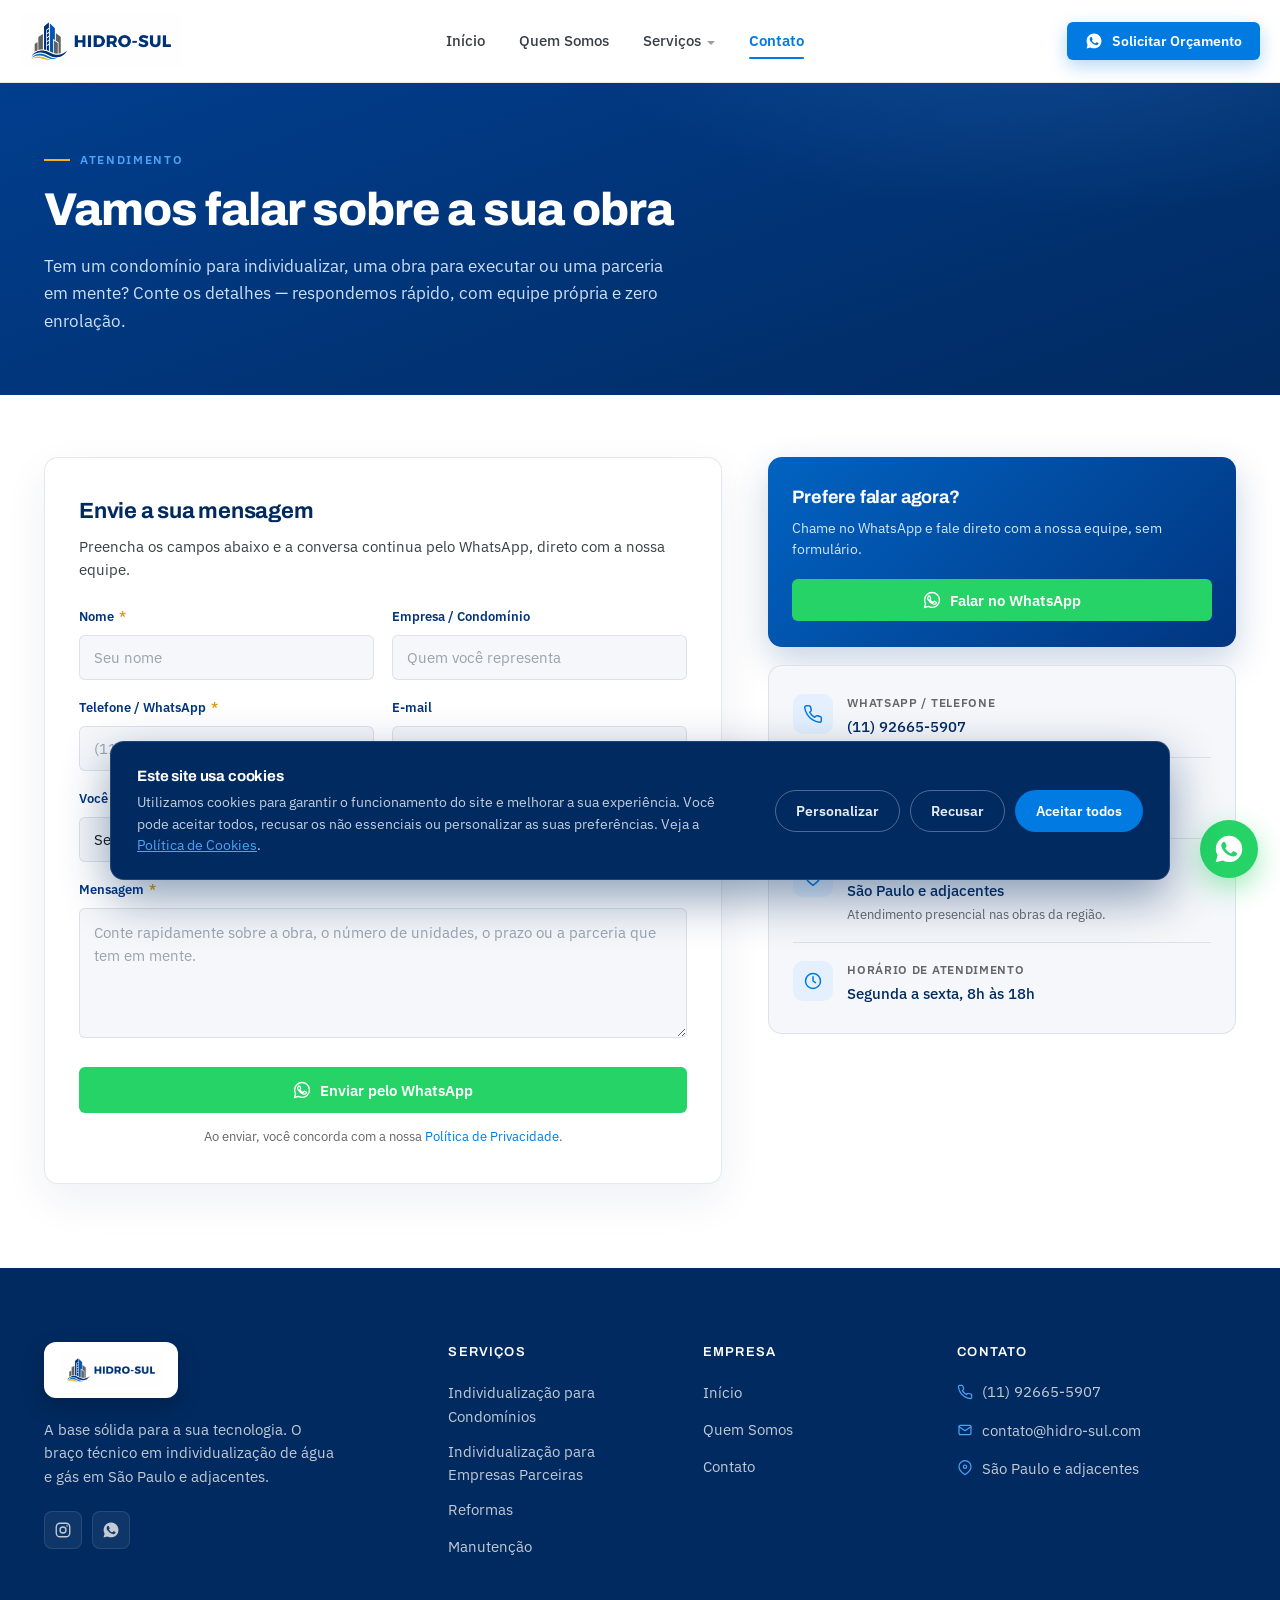
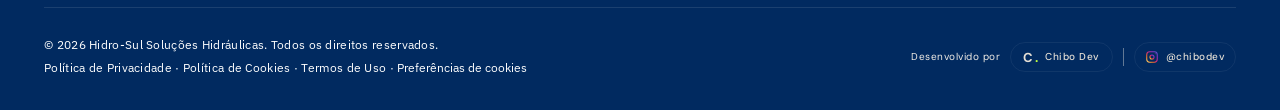
<file: contato.html>
<!DOCTYPE html>
<html lang="pt-BR">
<head>
<!-- Google Tag Manager -->
<script>(function(w,d,s,l,i){w[l]=w[l]||[];w[l].push({'gtm.start':
new Date().getTime(),event:'gtm.js'});var f=d.getElementsByTagName(s)[0],
j=d.createElement(s),dl=l!='dataLayer'?'&l='+l:'';j.async=true;j.src=
'https://www.googletagmanager.com/gtm.js?id='+i+dl;f.parentNode.insertBefore(j,f);
})(window,document,'script','dataLayer','GTM-KD4724SJ');</script>
<!-- End Google Tag Manager -->
<meta charset="UTF-8">
<meta name="viewport" content="width=device-width, initial-scale=1.0">
<script>document.documentElement.classList.add('js');</script>
<title>Contato | Hidro-Sul Soluções Hidráulicas</title>
<meta name="description" content="Fale com a Hidro-Sul sobre individualização de água e gás em São Paulo e adjacentes. Atendimento para condomínios, construtoras e marcas de medição parceiras pelo WhatsApp ou e-mail.">
<meta name="robots" content="index, follow">
<meta name="theme-color" content="#012a60">
<link rel="canonical" href="https://hidro-sul.com/contato.html">
<meta property="og:title" content="Contato | Hidro-Sul">
<meta property="og:description" content="Fale com a Hidro-Sul sobre a sua obra ou parceria em São Paulo e adjacentes.">
<meta property="og:type" content="website">
<meta property="og:locale" content="pt_BR">
<link rel="preload" href="fonts/archivo-var.woff2" as="font" type="font/woff2" crossorigin>
<link rel="preload" href="fonts/ibmplexsans-var.woff2" as="font" type="font/woff2" crossorigin>
<link rel="preconnect" href="https://fonts.googleapis.com">
<link rel="preconnect" href="https://fonts.gstatic.com" crossorigin>
<link rel="stylesheet" href="https://fonts.googleapis.com/css2?family=DM+Sans:wght@400;500;700&display=swap">
<link rel="stylesheet" href="style.css">
<!-- Meta Pixel Code -->
<script>
!function(f,b,e,v,n,t,s)
{if(f.fbq)return;n=f.fbq=function(){n.callMethod?
n.callMethod.apply(n,arguments):n.queue.push(arguments)};
if(!f._fbq)f._fbq=n;n.push=n;n.loaded=!0;n.version='2.0';
n.queue=[];t=b.createElement(e);t.async=!0;
t.src=v;s=b.getElementsByTagName(e)[0];
s.parentNode.insertBefore(t,s)}(window, document,'script',
'https://connect.facebook.net/en_US/fbevents.js');
fbq('init', '1573244011132990');
fbq('track', 'PageView');
</script>
<noscript><img height="1" width="1" style="display:none"
src="https://www.facebook.com/tr?id=1573244011132990&ev=PageView&noscript=1"/></noscript>
<!-- End Meta Pixel Code -->
</head>
<body>
<!-- Google Tag Manager (noscript) -->
<noscript><iframe src="https://www.googletagmanager.com/ns.html?id=GTM-KD4724SJ"
height="0" width="0" style="display:none;visibility:hidden"></iframe></noscript>
<!-- End Google Tag Manager (noscript) -->

<header class="header">
  <div class="container header-inner">

    <!-- Logo -->
    <a href="index.html" class="logo" aria-label="Hidro-Sul — página inicial">
      <img class="logo-full" src="assets/hidro-sul-logo.png" alt="Hidro-Sul Soluções Hidráulicas" width="120" height="40" decoding="async">
    </a>

    <!-- Navegação desktop -->
    <nav class="nav" aria-label="Navegação principal">
      <a href="index.html" class="nav-link">Início</a>
      <a href="quem-somos.html" class="nav-link">Quem Somos</a>

      <div class="nav-item">
        <a href="#servicos" class="nav-link has-dropdown" aria-haspopup="true">Serviços</a>
        <div class="nav-dropdown" role="menu">
          <a href="condominios.html" class="nav-dropdown-item" role="menuitem">
            <span class="nav-dropdown-icon">
              <svg viewBox="0 0 24 24" fill="none" stroke="currentColor" stroke-width="2" stroke-linecap="round" stroke-linejoin="round"><path d="M6 21V5a1 1 0 0 1 1-1h10a1 1 0 0 1 1 1v16"/><path d="M3 21h18"/><path d="M9 8h.01M12 8h.01M15 8h.01M9 12h.01M12 12h.01M15 12h.01M10.5 21v-3.5h3V21"/></svg>
            </span>
            <span class="nav-dropdown-text">
              <span class="nav-dropdown-title">Individualização para Condomínios</span>
              <span class="nav-dropdown-desc">Individualização de água e adequações hidráulicas</span>
            </span>
          </a>
          <a href="empresas-parceiras.html" class="nav-dropdown-item" role="menuitem">
            <span class="nav-dropdown-icon">
              <svg viewBox="0 0 24 24" fill="none" stroke="currentColor" stroke-width="2" stroke-linecap="round" stroke-linejoin="round"><circle cx="8.9" cy="12" r="5"/><circle cx="15.1" cy="12" r="5"/></svg>
            </span>
            <span class="nav-dropdown-text">
              <span class="nav-dropdown-title">Individualização para Empresas Parceiras</span>
              <span class="nav-dropdown-desc">Você vende, a Hidro-Sul executa</span>
            </span>
          </a>
          <a href="reformas-hidraulicas.html" class="nav-dropdown-item" role="menuitem">
            <span class="nav-dropdown-icon">
              <svg viewBox="0 0 24 24" fill="none" stroke="currentColor" stroke-width="2" stroke-linecap="round" stroke-linejoin="round"><path d="M4 9a4 4 0 0 1 8 0"/><path d="M2.8 9H12.6"/><path d="M8 4.7v.7"/><path d="M5.3 9v1a2.7 2.7 0 0 0 5.4 0V9"/><path d="M2.6 20a5.4 5.4 0 0 1 10.8 0"/><path d="M19.65 7.35a2 2 0 0 0-2.7 2.7L13.8 13.2l1.5 1.5 3.15-3.15a2 2 0 0 0 2.7-2.7l-1.3 1.3-1.15-.3-.3-1.15 1.25-1.2Z"/></svg>
            </span>
            <span class="nav-dropdown-text">
              <span class="nav-dropdown-title">Reformas</span>
              <span class="nav-dropdown-desc">Apartamentos, áreas comuns e barriletes</span>
            </span>
          </a>
          <a href="manutencao-predial.html" class="nav-dropdown-item" role="menuitem">
            <span class="nav-dropdown-icon">
              <svg viewBox="0 0 24 24" fill="none" stroke="currentColor" stroke-width="2" stroke-linecap="round" stroke-linejoin="round"><path d="M6 22V4a2 2 0 0 1 2-2h8a2 2 0 0 1 2 2v18Z"/><path d="M6 12H4a2 2 0 0 0-2 2v6a2 2 0 0 0 2 2h2"/><path d="M18 9h2a2 2 0 0 1 2 2v9a2 2 0 0 1-2 2h-2"/><path d="M10 6h4"/><path d="M10 10h4"/><path d="M10 14h4"/><path d="M10 18h4"/></svg>
            </span>
            <span class="nav-dropdown-text">
              <span class="nav-dropdown-title">Manutenção</span>
              <span class="nav-dropdown-desc">Preventiva e corretiva para áreas comuns</span>
            </span>
          </a>
        </div>
      </div>

      <a href="contato.html" class="nav-link active">Contato</a>
    </nav>

    <!-- CTA + menu mobile -->
    <div class="header-cta">
      <!-- TODO: atualizar número/contato antes do go-live -->
      <a href="https://wa.me/5511926655907?text=Ol%C3%A1%21%20Vim%20pelo%20site%20da%20Hidro-Sul%20e%20gostaria%20de%20solicitar%20um%20or%C3%A7amento." class="btn btn-primary btn-sm" target="_blank" rel="noopener">
        <svg viewBox="0 0 24 24" fill="currentColor" aria-hidden="true"><path d="M12.04 2C6.58 2 2.13 6.45 2.13 11.9c0 1.76.46 3.45 1.32 4.95L2 22l5.3-1.38a9.9 9.9 0 0 0 4.74 1.2h.01c5.46 0 9.91-4.45 9.91-9.9C21.96 6.45 17.5 2 12.04 2Zm5.8 14.16c-.25.69-1.45 1.32-1.99 1.37-.53.05-1.03.24-3.47-.72-2.92-1.15-4.79-4.13-4.94-4.32-.14-.2-1.18-1.57-1.18-2.99 0-1.42.74-2.12 1.01-2.41.26-.29.57-.36.76-.36l.55.01c.18.01.42-.07.65.5.25.61.84 2.11.91 2.26.07.15.12.32.02.52-.1.2-.15.32-.29.49-.15.17-.31.39-.44.52-.15.15-.3.31-.13.6.17.29.76 1.25 1.63 2.02 1.12 1 2.06 1.31 2.35 1.46.29.15.46.12.63-.07.17-.2.73-.85.92-1.14.2-.29.39-.24.66-.15.27.1 1.71.81 2 .96.29.15.49.22.56.34.07.12.07.69-.18 1.38Z"/></svg>
        Solicitar Orçamento
      </a>
      <button class="menu-toggle" aria-label="Abrir menu" aria-expanded="false" id="menuToggle">
        <svg viewBox="0 0 24 24" fill="none" stroke="currentColor" stroke-width="2" stroke-linecap="round"><path d="M3 6h18M3 12h18M3 18h18"/></svg>
      </button>
    </div>
  </div>

  <!-- Navegação mobile -->
  <div class="mobile-nav" id="mobileNav">
    <a href="index.html">Início</a>
    <a href="quem-somos.html">Quem Somos</a>
    <a href="condominios.html">Individualização para Condomínios</a>
    <a href="empresas-parceiras.html">Individualização para Empresas Parceiras</a>
    <a href="reformas-hidraulicas.html">Reformas</a>
    <a href="manutencao-predial.html">Manutenção</a>
    <a href="contato.html">Contato</a>
    <a href="https://wa.me/5511926655907?text=Ol%C3%A1%21%20Vim%20pelo%20site%20da%20Hidro-Sul%20e%20gostaria%20de%20solicitar%20um%20or%C3%A7amento." class="cta" target="_blank" rel="noopener">Solicitar Orçamento</a>
  </div>
</header>

<main>

<section class="page-hero">
  <div class="container">
    <div class="page-hero-inner reveal">
      <div class="page-hero-eyebrow">Atendimento</div>
      <h1>Vamos falar sobre a sua obra</h1>
      <p class="page-hero-lead">Tem um condomínio para individualizar, uma obra para executar ou uma parceria em mente? Conte os detalhes — respondemos rápido, com equipe própria e zero enrolação.</p>
    </div>
  </div>
</section>

<section class="contact-section">
  <div class="container">
    <div class="contact-grid">

      <!-- Formulário -->
      <div class="contact-form-card reveal">
        <h2 class="form-title">Envie a sua mensagem</h2>
        <p class="form-sub">Preencha os campos abaixo e a conversa continua pelo WhatsApp, direto com a nossa equipe.</p>
        <form id="contactForm" novalidate>
          <div class="form-row">
            <div class="field">
              <label for="cf-nome">Nome <span class="req" aria-hidden="true">*</span></label>
              <input type="text" id="cf-nome" name="nome" autocomplete="name" required placeholder="Seu nome">
            </div>
            <div class="field">
              <label for="cf-empresa">Empresa / Condomínio</label>
              <input type="text" id="cf-empresa" name="empresa" autocomplete="organization" placeholder="Quem você representa">
            </div>
          </div>
          <div class="form-row">
            <div class="field">
              <label for="cf-tel">Telefone / WhatsApp <span class="req" aria-hidden="true">*</span></label>
              <input type="tel" id="cf-tel" name="telefone" autocomplete="tel" required placeholder="(11) 9 0000-0000">
            </div>
            <div class="field">
              <label for="cf-email">E-mail</label>
              <input type="email" id="cf-email" name="email" autocomplete="email" placeholder="voce@email.com">
            </div>
          </div>
          <div class="field">
            <label for="cf-perfil">Você é <span class="req" aria-hidden="true">*</span></label>
            <select id="cf-perfil" name="perfil" required>
              <option value="" selected disabled>Selecione o seu perfil</option>
              <option>Síndico(a) / Administradora</option>
              <option>Construtora / Incorporadora</option>
              <option>Marca de medição / Parceiro</option>
              <option>Outro</option>
            </select>
          </div>
          <div class="field">
            <label for="cf-msg">Mensagem <span class="req" aria-hidden="true">*</span></label>
            <textarea id="cf-msg" name="mensagem" required placeholder="Conte rapidamente sobre a obra, o número de unidades, o prazo ou a parceria que tem em mente."></textarea>
          </div>
          <button type="submit" class="btn btn-wa form-submit">
            <svg viewBox="0 0 24 24" fill="none" stroke="currentColor" stroke-width="1.8" stroke-linecap="round" stroke-linejoin="round" aria-hidden="true"><path d="M12.04 2C6.58 2 2.13 6.45 2.13 11.9c0 1.76.46 3.45 1.32 4.95L2 22l5.3-1.38a9.9 9.9 0 0 0 4.74 1.2h.01c5.46 0 9.91-4.45 9.91-9.9C21.96 6.45 17.5 2 12.04 2Zm5.8 14.16c-.25.69-1.45 1.32-1.99 1.37-.53.05-1.03.24-3.47-.72-2.92-1.15-4.79-4.13-4.94-4.32-.14-.2-1.18-1.57-1.18-2.99 0-1.42.74-2.12 1.01-2.41.26-.29.57-.36.76-.36l.55.01c.18.01.42-.07.65.5.25.61.84 2.11.91 2.26.07.15.12.32.02.52-.1.2-.15.32-.29.49-.15.17-.31.39-.44.52-.15.15-.3.31-.13.6.17.29.76 1.25 1.63 2.02 1.12 1 2.06 1.31 2.35 1.46.29.15.46.12.63-.07.17-.2.73-.85.92-1.14.2-.29.39-.24.66-.15.27.1 1.71.81 2 .96.29.15.49.22.56.34.07.12.07.69-.18 1.38Z"/></svg>
            Enviar pelo WhatsApp
          </button>
          <p class="form-consent">Ao enviar, você concorda com a nossa <a href="politica-de-privacidade.html">Política de Privacidade</a>.</p>
        </form>
      </div>

      <!-- Coluna lateral -->
      <aside class="contact-aside">
        <div class="contact-cta reveal">
          <h3>Prefere falar agora?</h3>
          <p>Chame no WhatsApp e fale direto com a nossa equipe, sem formulário.</p>
          <a href="https://wa.me/5511926655907" class="btn btn-wa" target="_blank" rel="noopener">
            <svg viewBox="0 0 24 24" fill="none" stroke="currentColor" stroke-width="1.8" stroke-linecap="round" stroke-linejoin="round" aria-hidden="true"><path d="M12.04 2C6.58 2 2.13 6.45 2.13 11.9c0 1.76.46 3.45 1.32 4.95L2 22l5.3-1.38a9.9 9.9 0 0 0 4.74 1.2h.01c5.46 0 9.91-4.45 9.91-9.9C21.96 6.45 17.5 2 12.04 2Zm5.8 14.16c-.25.69-1.45 1.32-1.99 1.37-.53.05-1.03.24-3.47-.72-2.92-1.15-4.79-4.13-4.94-4.32-.14-.2-1.18-1.57-1.18-2.99 0-1.42.74-2.12 1.01-2.41.26-.29.57-.36.76-.36l.55.01c.18.01.42-.07.65.5.25.61.84 2.11.91 2.26.07.15.12.32.02.52-.1.2-.15.32-.29.49-.15.17-.31.39-.44.52-.15.15-.3.31-.13.6.17.29.76 1.25 1.63 2.02 1.12 1 2.06 1.31 2.35 1.46.29.15.46.12.63-.07.17-.2.73-.85.92-1.14.2-.29.39-.24.66-.15.27.1 1.71.81 2 .96.29.15.49.22.56.34.07.12.07.69-.18 1.38Z"/></svg>
            Falar no WhatsApp
          </a>
        </div>

        <div class="contact-info reveal">
          <div class="contact-info-item">
            <span class="contact-info-icon"><svg viewBox="0 0 24 24" fill="none" stroke="currentColor" stroke-width="1.8" stroke-linecap="round" stroke-linejoin="round" aria-hidden="true"><path d="M22 16.92v3a2 2 0 0 1-2.18 2 19.79 19.79 0 0 1-8.63-3.07 19.5 19.5 0 0 1-6-6 19.79 19.79 0 0 1-3.07-8.67A2 2 0 0 1 4.11 2h3a2 2 0 0 1 2 1.72c.13.96.36 1.9.7 2.81a2 2 0 0 1-.45 2.11L8.09 9.91a16 16 0 0 0 6 6l1.27-1.27a2 2 0 0 1 2.11-.45c.91.34 1.85.57 2.81.7A2 2 0 0 1 22 16.92Z"/></svg></span>
            <div class="contact-info-text">
              <div class="ci-label">WhatsApp / Telefone</div>
              <a href="https://wa.me/5511926655907" class="ci-value" target="_blank" rel="noopener">(11) 92665-5907</a>
            </div>
          </div>
          <div class="contact-info-item">
            <span class="contact-info-icon"><svg viewBox="0 0 24 24" fill="none" stroke="currentColor" stroke-width="1.8" stroke-linecap="round" stroke-linejoin="round" aria-hidden="true"><rect x="3" y="5" width="18" height="14" rx="2"/><path d="m3 7 9 6 9-6"/></svg></span>
            <div class="contact-info-text">
              <div class="ci-label">E-mail</div>
              <a href="mailto:contato@hidro-sul.com" class="ci-value">contato@hidro-sul.com</a>
            </div>
          </div>
          <div class="contact-info-item">
            <span class="contact-info-icon"><svg viewBox="0 0 24 24" fill="none" stroke="currentColor" stroke-width="1.8" stroke-linecap="round" stroke-linejoin="round" aria-hidden="true"><path d="M21 10c0 6-9 12-9 12s-9-6-9-12a9 9 0 0 1 18 0Z"/><circle cx="12" cy="10" r="2.5"/></svg></span>
            <div class="contact-info-text">
              <div class="ci-label">Área de atendimento</div>
              <span class="ci-value">São Paulo e adjacentes</span>
              <div class="ci-note">Atendimento presencial nas obras da região.</div>
            </div>
          </div>
          <div class="contact-info-item">
            <span class="contact-info-icon"><svg viewBox="0 0 24 24" fill="none" stroke="currentColor" stroke-width="1.8" stroke-linecap="round" stroke-linejoin="round" aria-hidden="true"><circle cx="12" cy="12" r="9"/><polyline points="12 7 12 12 15 14"/></svg></span>
            <div class="contact-info-text">
              <div class="ci-label">Horário de atendimento</div>
              <span class="ci-value">Segunda a sexta, 8h às 18h</span>
            </div>
          </div>
        </div>
      </aside>

    </div>
  </div>
</section>

</main>

<footer class="footer">
  <div class="container">
    <div class="footer-grid reveal-stagger">

      <!-- Marca -->
      <div class="footer-brand">
        <a href="index.html" class="logo" aria-label="Hidro-Sul">
          <img class="logo-full" src="assets/hidro-sul-logo.png" alt="Hidro-Sul Soluções Hidráulicas" width="120" height="40" loading="lazy" decoding="async">
        </a>
        <p class="footer-tagline">A base sólida para a sua tecnologia. O braço técnico em individualização de água e gás em São Paulo e adjacentes.</p>
        <div class="footer-social">
          <a href="https://instagram.com/" target="_blank" rel="noopener" aria-label="Instagram">
            <svg viewBox="0 0 24 24" fill="none" stroke="currentColor" stroke-width="1.8"><rect x="3" y="3" width="18" height="18" rx="5"/><circle cx="12" cy="12" r="4"/><circle cx="17.3" cy="6.7" r="1" fill="currentColor" stroke="none"/></svg>
          </a>
          <!-- TODO: atualizar número do WhatsApp -->
          <a href="https://wa.me/5511926655907?text=Ol%C3%A1%21%20Encontrei%20o%20contato%20de%20voc%C3%AAs%20no%20site%20e%20gostaria%20de%20mais%20informa%C3%A7%C3%B5es." target="_blank" rel="noopener" aria-label="WhatsApp">
            <svg viewBox="0 0 24 24" fill="currentColor"><path d="M12.04 2C6.58 2 2.13 6.45 2.13 11.9c0 1.76.46 3.45 1.32 4.95L2 22l5.3-1.38a9.9 9.9 0 0 0 4.74 1.2h.01c5.46 0 9.91-4.45 9.91-9.9C21.96 6.45 17.5 2 12.04 2Zm5.8 14.16c-.25.69-1.45 1.32-1.99 1.37-.53.05-1.03.24-3.47-.72-2.92-1.15-4.79-4.13-4.94-4.32-.14-.2-1.18-1.57-1.18-2.99 0-1.42.74-2.12 1.01-2.41.26-.29.57-.36.76-.36l.55.01c.18.01.42-.07.65.5.25.61.84 2.11.91 2.26.07.15.12.32.02.52-.1.2-.15.32-.29.49-.15.17-.31.39-.44.52-.15.15-.3.31-.13.6.17.29.76 1.25 1.63 2.02 1.12 1 2.06 1.31 2.35 1.46.29.15.46.12.63-.07.17-.2.73-.85.92-1.14.2-.29.39-.24.66-.15.27.1 1.71.81 2 .96.29.15.49.22.56.34.07.12.07.69-.18 1.38Z"/></svg>
          </a>
        </div>
      </div>

      <!-- Serviços -->
      <div>
        <h3 class="footer-title">Serviços</h3>
        <ul class="footer-list">
          <li><a href="condominios.html">Individualização para Condomínios</a></li>
          <li><a href="empresas-parceiras.html">Individualização para Empresas Parceiras</a></li>
          <li><a href="reformas-hidraulicas.html">Reformas</a></li>
          <li><a href="manutencao-predial.html">Manutenção</a></li>
        </ul>
      </div>

      <!-- Empresa -->
      <div>
        <h3 class="footer-title">Empresa</h3>
        <ul class="footer-list">
          <li><a href="index.html">Início</a></li>
          <li><a href="quem-somos.html">Quem Somos</a></li>
          <li><a href="contato.html">Contato</a></li>
        </ul>
      </div>

      <!-- Contato -->
      <div>
        <h3 class="footer-title">Contato</h3>
        <ul class="footer-list">
          <!-- TODO: atualizar telefone/e-mail/WhatsApp -->
          <li><a href="tel:+5511926655907"><svg viewBox="0 0 24 24" fill="none" stroke="currentColor" stroke-width="1.8" stroke-linecap="round" stroke-linejoin="round"><path d="M22 16.9v3a2 2 0 0 1-2.2 2 19.8 19.8 0 0 1-8.6-3 19.5 19.5 0 0 1-6-6 19.8 19.8 0 0 1-3-8.7A2 2 0 0 1 4.1 2h3a2 2 0 0 1 2 1.7c.1 1 .4 1.9.7 2.8a2 2 0 0 1-.5 2.1L8.1 9.9a16 16 0 0 0 6 6l1.3-1.3a2 2 0 0 1 2.1-.4c.9.3 1.8.6 2.8.7a2 2 0 0 1 1.7 2Z"/></svg>(11) 92665-5907</a></li>
          <li><a href="mailto:contato@hidro-sul.com"><svg viewBox="0 0 24 24" fill="none" stroke="currentColor" stroke-width="1.8" stroke-linecap="round" stroke-linejoin="round"><rect x="3" y="5" width="18" height="14" rx="2"/><path d="m3 7 9 6 9-6"/></svg>contato@hidro-sul.com</a></li>
          <li><a href="contato.html"><svg viewBox="0 0 24 24" fill="none" stroke="currentColor" stroke-width="1.8" stroke-linecap="round" stroke-linejoin="round"><path d="M21 10c0 6-9 12-9 12s-9-6-9-12a9 9 0 0 1 18 0Z"/><circle cx="12" cy="10" r="2.5"/></svg>São Paulo e adjacentes</a></li>
        </ul>
      </div>

    </div>

    <div class="footer-bottom">
      <div class="footer-copyright">
        © 2026 Hidro-Sul Soluções Hidráulicas. Todos os direitos reservados.<br>
        <span class="footer-legal"><a href="politica-de-privacidade.html">Política de Privacidade</a> · <a href="politica-de-cookies.html">Política de Cookies</a> · <a href="termos-de-uso.html">Termos de Uso</a></span>
      </div>
      <div class="footer-signature">
        <span class="footer-signature-label">Desenvolvido por</span>
        <div class="footer-signature-pills">
          <a href="https://chibodev.com" target="_blank" rel="noopener noreferrer" aria-label="Chibo Dev — site oficial">
            <span class="chibo-mark" aria-hidden="true">C<span>.</span></span>
            <span class="chibo-name">Chibo Dev</span>
          </a>
          <span class="footer-signature-divider" aria-hidden="true"></span>
          <a href="https://instagram.com/chibodev" target="_blank" rel="noopener noreferrer" class="is-ig is-ig-color" aria-label="Instagram @chibodev">
            <svg class="ig-icon" viewBox="0 0 24 24" fill="none" stroke-width="1.8" stroke-linecap="round" stroke-linejoin="round" aria-hidden="true">
              <defs>
                <linearGradient id="ig-grad" x1="0%" y1="100%" x2="100%" y2="0%">
                  <stop offset="0%" stop-color="#FEDA75"/>
                  <stop offset="25%" stop-color="#FA7E1E"/>
                  <stop offset="50%" stop-color="#D62976"/>
                  <stop offset="75%" stop-color="#962FBF"/>
                  <stop offset="100%" stop-color="#4F5BD5"/>
                </linearGradient>
              </defs>
              <rect x="3" y="3" width="18" height="18" rx="5" stroke="url(#ig-grad)"/>
              <circle cx="12" cy="12" r="3.5" stroke="url(#ig-grad)"/>
              <circle cx="17.5" cy="6.5" r="0.8" fill="url(#ig-grad)" stroke="none"/>
            </svg>
            @chibodev
          </a>
        </div>
      </div>
    </div>
  </div>
</footer>

<a href="https://wa.me/5511926655907" class="wa-float" id="waFloat" target="_blank" rel="noopener" aria-label="Fale conosco pelo WhatsApp">
  <svg viewBox="0 0 24 24" fill="currentColor" aria-hidden="true"><path d="M12.04 2C6.58 2 2.13 6.45 2.13 11.9c0 1.76.46 3.45 1.32 4.95L2 22l5.3-1.38a9.9 9.9 0 0 0 4.74 1.2h.01c5.46 0 9.91-4.45 9.91-9.9C21.96 6.45 17.5 2 12.04 2Zm5.8 14.16c-.25.69-1.45 1.32-1.99 1.37-.53.05-1.03.24-3.47-.72-2.92-1.15-4.79-4.13-4.94-4.32-.14-.2-1.18-1.57-1.18-2.99 0-1.42.74-2.12 1.01-2.41.26-.29.57-.36.76-.36l.55.01c.18.01.42-.07.65.5.25.61.84 2.11.91 2.26.07.15.12.32.02.52-.1.2-.15.32-.29.49-.15.17-.31.39-.44.52-.15.15-.3.31-.13.6.17.29.76 1.25 1.63 2.02 1.12 1 2.06 1.31 2.35 1.46.29.15.46.12.63-.07.17-.2.73-.85.92-1.14.2-.29.39-.24.66-.15.27.1 1.71.81 2 .96.29.15.49.22.56.34.07.12.07.69-.18 1.38Z"/></svg>
</a>

<!-- ============================ SCRIPTS ============================ -->
<script>
  // Menu mobile
  (function(){
    var t = document.getElementById('menuToggle');
    var m = document.getElementById('mobileNav');
    if(t && m){
      t.addEventListener('click', function(){
        var open = m.classList.toggle('open');
        t.setAttribute('aria-expanded', open ? 'true' : 'false');
      });
    }
    // Dropdown por toque (mobile/tablet): abre no clique
    document.querySelectorAll('.nav-item').forEach(function(item){
      var link = item.querySelector('.has-dropdown');
      if(!link) return;
      link.addEventListener('click', function(e){
        if(window.matchMedia('(hover: none)').matches){
          e.preventDefault();
          var isOpen = item.getAttribute('data-open') === 'true';
          item.setAttribute('data-open', isOpen ? 'false' : 'true');
        }
      });
    });
    // Esconde o WhatsApp flutuante ao chegar no footer (não passa por cima dele)
    var wa = document.getElementById('waFloat');
    var footer = document.querySelector('.footer');
    if(wa && footer && 'IntersectionObserver' in window){
      var obs = new IntersectionObserver(function(entries){
        entries.forEach(function(e){ wa.classList.toggle('is-hidden', e.isIntersecting); });
      }, {rootMargin:'0px 0px -8% 0px'});
      obs.observe(footer);
    }

    // Animações de entrada no scroll
    var revealEls = document.querySelectorAll('.reveal, .reveal-stagger');
    if('IntersectionObserver' in window){
      var ro = new IntersectionObserver(function(entries){
        entries.forEach(function(e){
          if(e.isIntersecting){ e.target.classList.add('in'); ro.unobserve(e.target); }
        });
      }, {threshold:0.12, rootMargin:'0px 0px -8% 0px'});
      revealEls.forEach(function(el){ ro.observe(el); });
    } else {
      revealEls.forEach(function(el){ el.classList.add('in'); });
    }
  })();
</script>

<!-- Banner de cookies (LGPD) — injeta o próprio CSS e markup -->
<script src="cookie-consent.js" defer></script>

<!-- Formulário de contato → WhatsApp (sem backend) -->
<script>
  (function(){
    var form = document.getElementById('contactForm');
    if(!form) return;
    var PHONE = '5511926655907';
    form.addEventListener('submit', function(e){
      e.preventDefault();
      if(!form.reportValidity()) return;
      function v(id){ var el=document.getElementById(id); return el ? el.value.trim() : ''; }
      var nome=v('cf-nome'), empresa=v('cf-empresa'), tel=v('cf-tel'),
          email=v('cf-email'), perfil=v('cf-perfil'), msg=v('cf-msg');
      var L = ['Olá! Vim pelo site da Hidro-Sul.', ''];
      L.push('Nome: ' + nome);
      if(empresa) L.push('Empresa/Condomínio: ' + empresa);
      L.push('Perfil: ' + perfil);
      L.push('Telefone: ' + tel);
      if(email) L.push('E-mail: ' + email);
      L.push('', 'Mensagem:', msg);
      var url = 'https://wa.me/' + PHONE + '?text=' + encodeURIComponent(L.join('\n'));
      window.open(url, '_blank', 'noopener');
    });
  })();
</script>


</body>
</html>
</file>
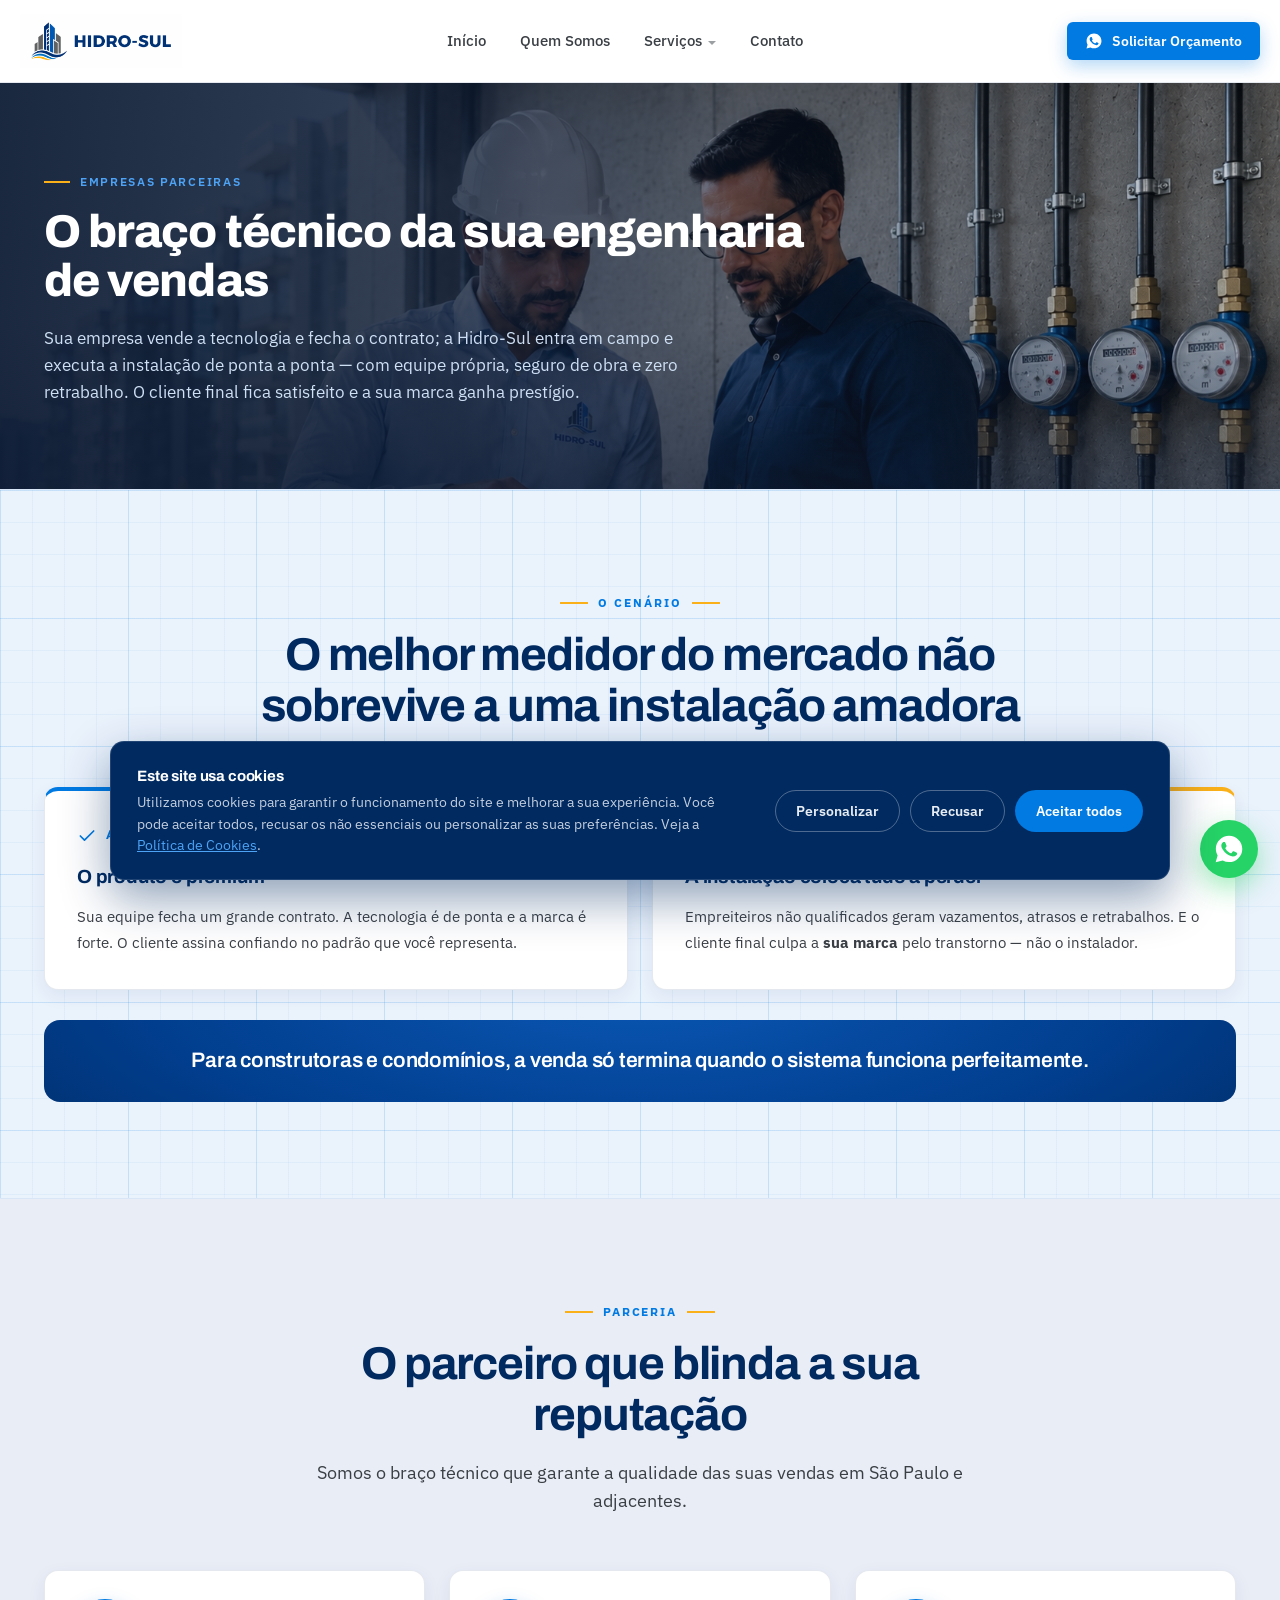
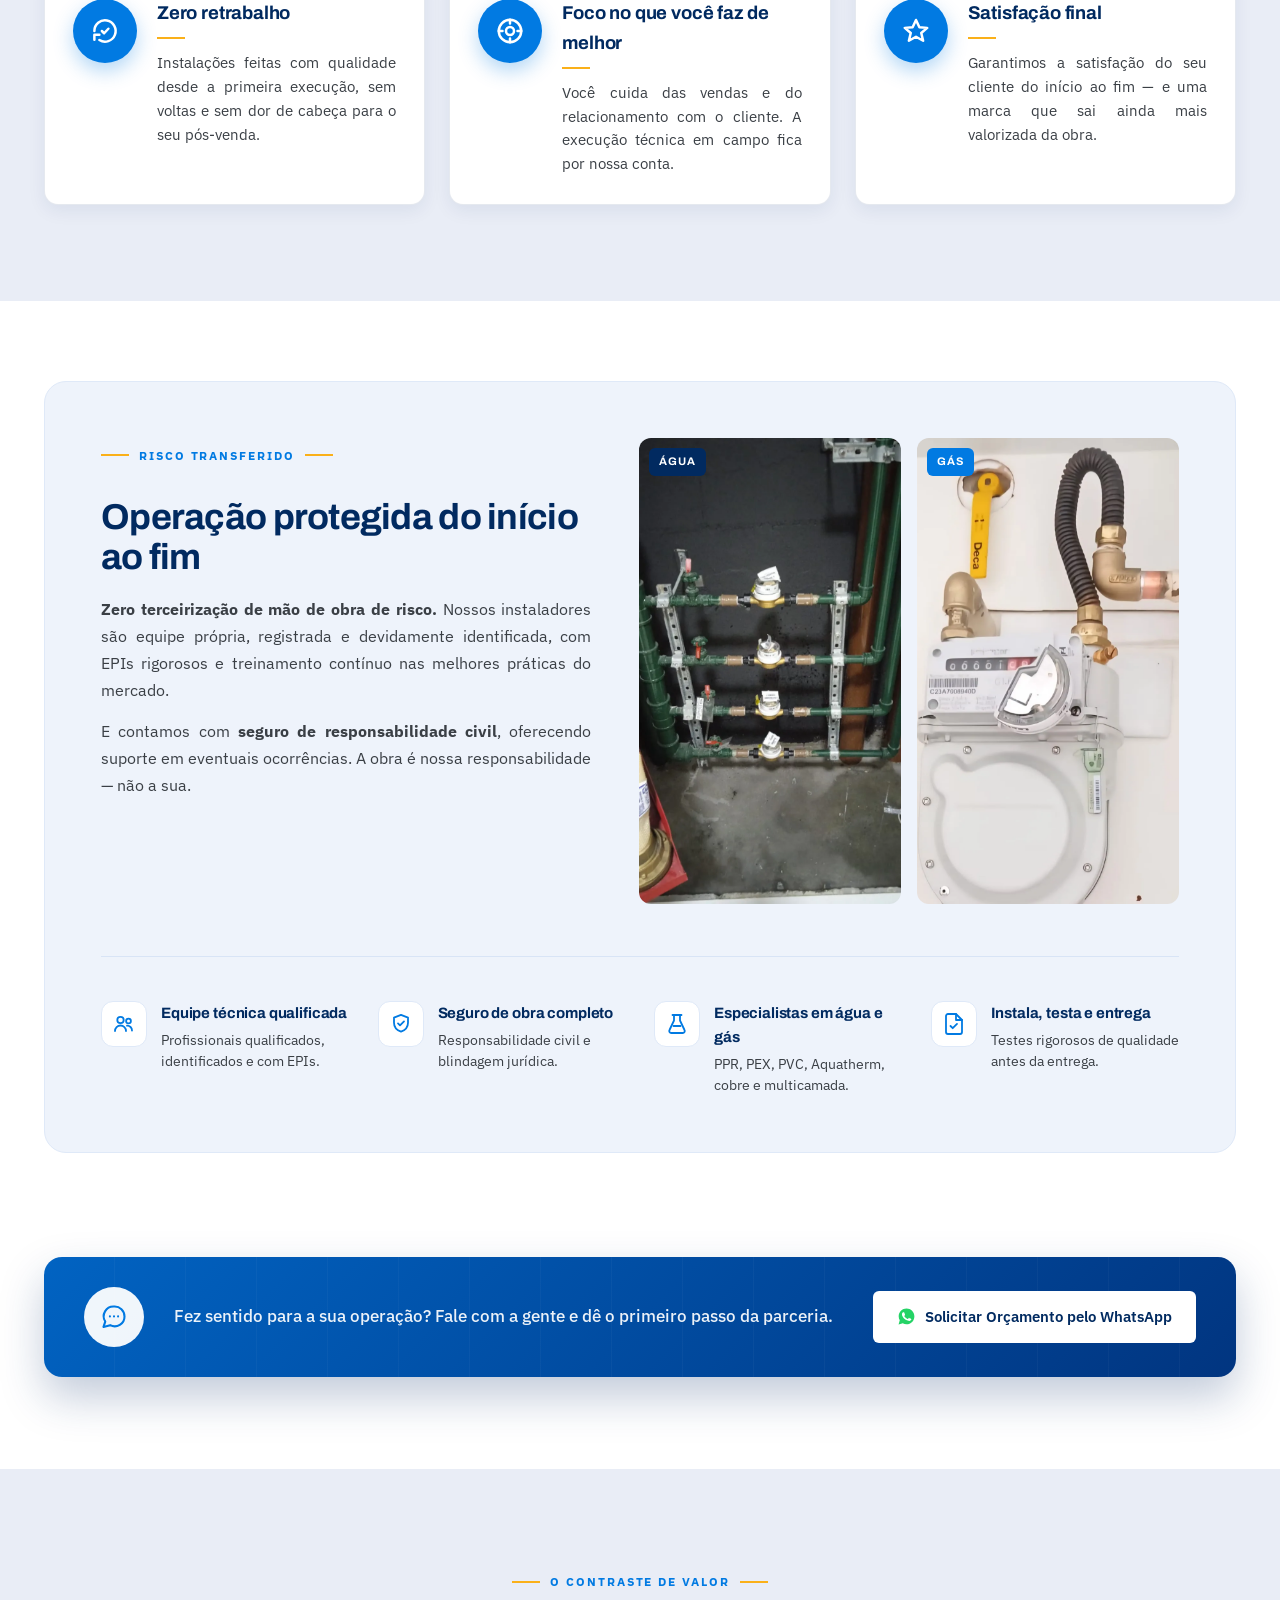
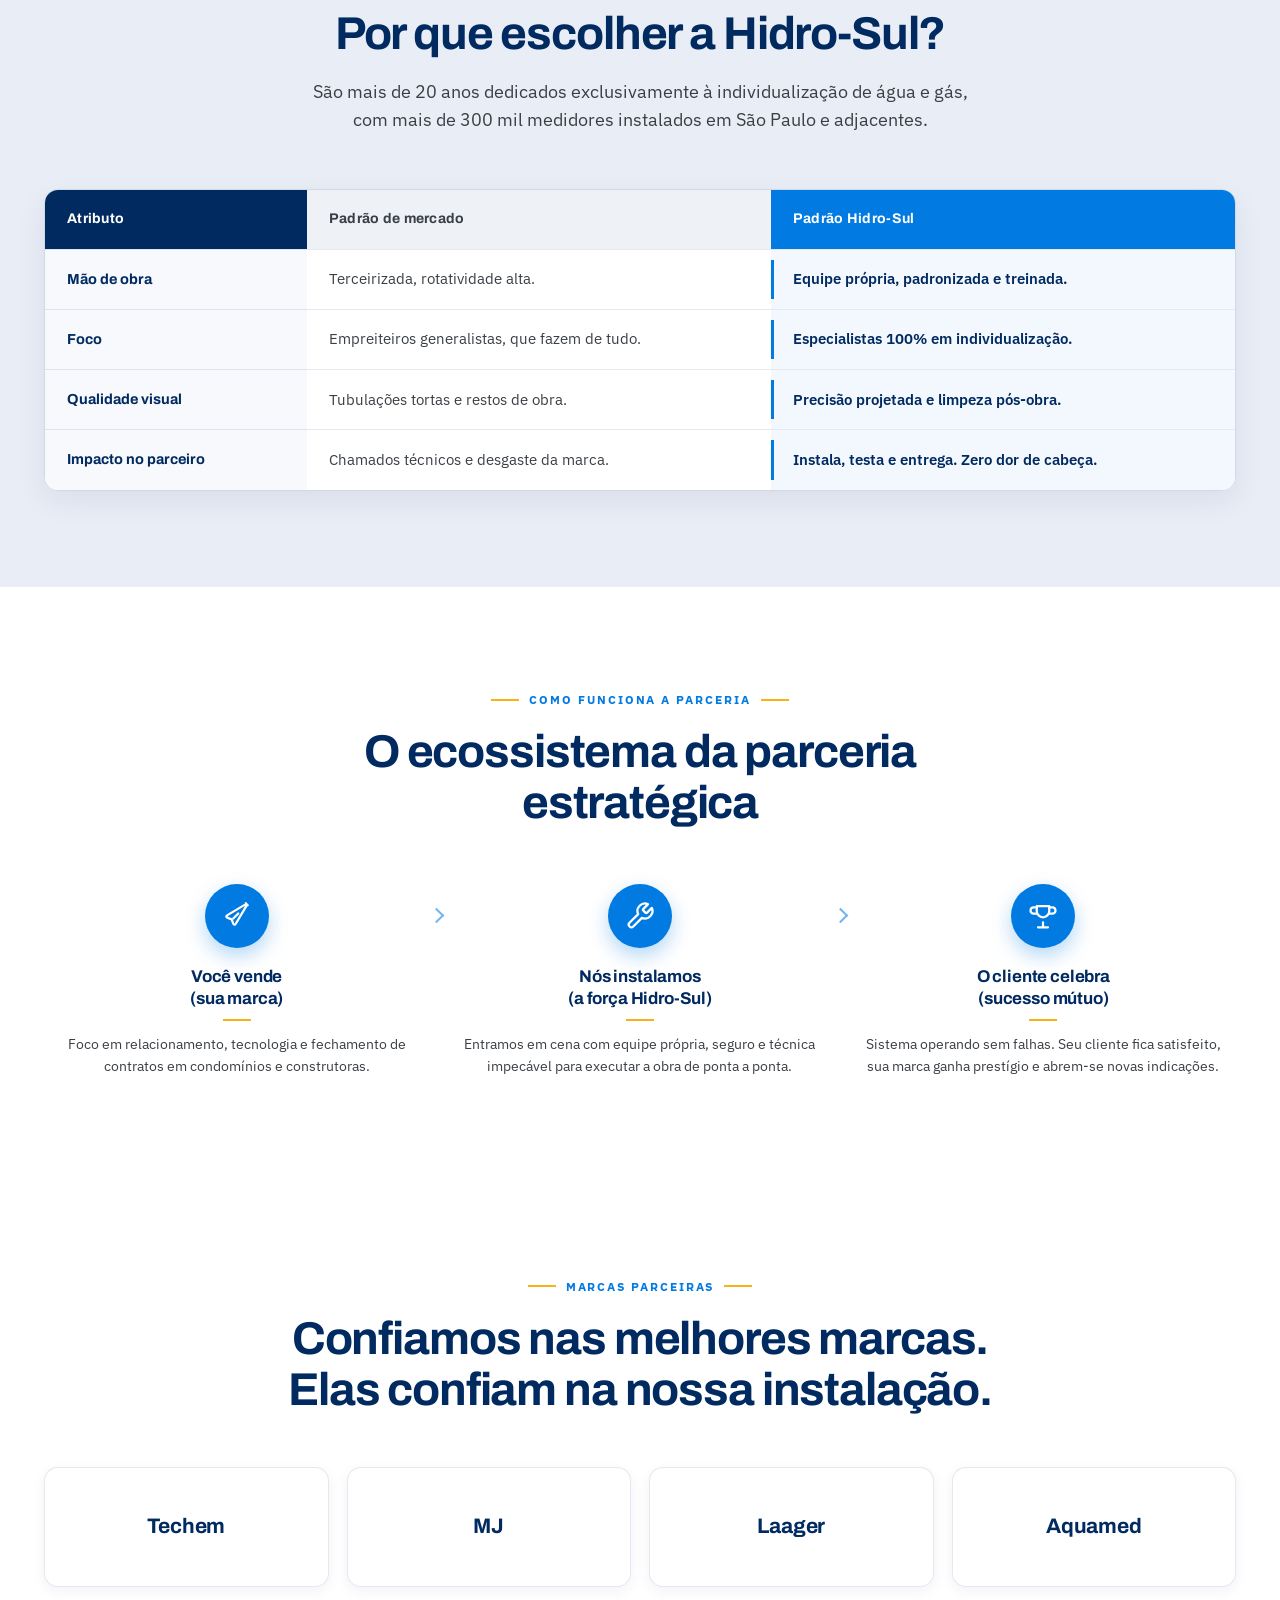
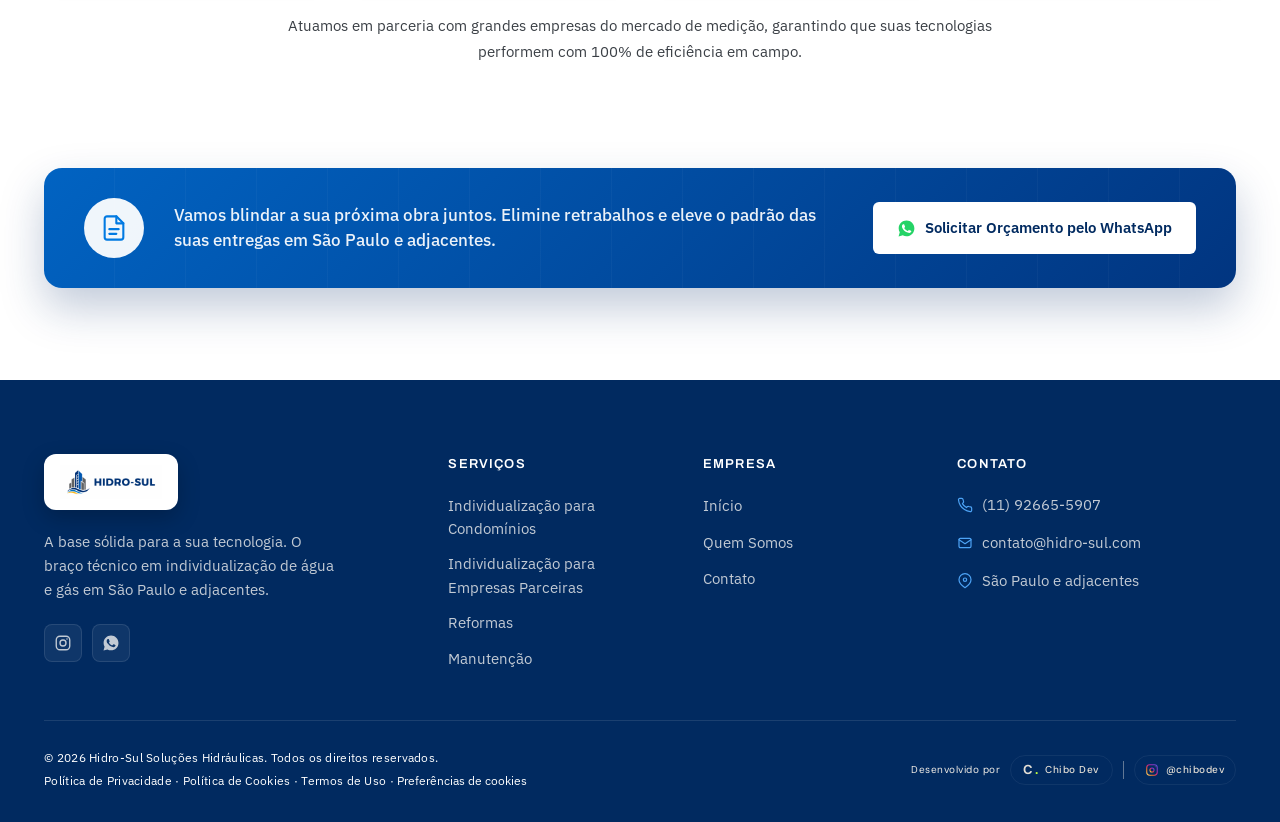
<file: empresas-parceiras.html>
<!DOCTYPE html>
<html lang="pt-BR">
<head>
<!-- Google Tag Manager -->
<script>(function(w,d,s,l,i){w[l]=w[l]||[];w[l].push({'gtm.start':
new Date().getTime(),event:'gtm.js'});var f=d.getElementsByTagName(s)[0],
j=d.createElement(s),dl=l!='dataLayer'?'&l='+l:'';j.async=true;j.src=
'https://www.googletagmanager.com/gtm.js?id='+i+dl;f.parentNode.insertBefore(j,f);
})(window,document,'script','dataLayer','GTM-KD4724SJ');</script>
<!-- End Google Tag Manager -->
<meta charset="UTF-8">
<meta name="viewport" content="width=device-width, initial-scale=1.0">
<script>document.documentElement.classList.add('js');</script>
<title>Empresas Parceiras | O braço técnico da sua engenharia de vendas · Hidro-Sul</title>
<meta name="description" content="Você vende, a Hidro-Sul instala. Braço técnico em individualização de água e gás com equipe própria, seguro de obra e zero retrabalho, protegendo a reputação da sua marca em São Paulo e adjacentes.">
<meta name="robots" content="index, follow">
<meta name="theme-color" content="#012a60">
<link rel="canonical" href="https://hidro-sul.com/empresas-parceiras.html">
<meta property="og:title" content="Empresas Parceiras | Hidro-Sul">
<meta property="og:description" content="Você vende, nós instalamos com risco zero. Equipe própria, seguro de obra e zero retrabalho protegendo a sua marca.">
<meta property="og:type" content="website">
<meta property="og:locale" content="pt_BR">
<link rel="preload" href="fonts/archivo-var.woff2" as="font" type="font/woff2" crossorigin>
<link rel="preload" href="fonts/ibmplexsans-var.woff2" as="font" type="font/woff2" crossorigin>
<link rel="preconnect" href="https://fonts.googleapis.com">
<link rel="preconnect" href="https://fonts.gstatic.com" crossorigin>
<link rel="stylesheet" href="https://fonts.googleapis.com/css2?family=DM+Sans:wght@400;500;700&display=swap">
<link rel="stylesheet" href="style.css">
<!-- Meta Pixel Code -->
<script>
!function(f,b,e,v,n,t,s)
{if(f.fbq)return;n=f.fbq=function(){n.callMethod?
n.callMethod.apply(n,arguments):n.queue.push(arguments)};
if(!f._fbq)f._fbq=n;n.push=n;n.loaded=!0;n.version='2.0';
n.queue=[];t=b.createElement(e);t.async=!0;
t.src=v;s=b.getElementsByTagName(e)[0];
s.parentNode.insertBefore(t,s)}(window, document,'script',
'https://connect.facebook.net/en_US/fbevents.js');
fbq('init', '1573244011132990');
fbq('track', 'PageView');
</script>
<noscript><img height="1" width="1" style="display:none"
src="https://www.facebook.com/tr?id=1573244011132990&ev=PageView&noscript=1"/></noscript>
<!-- End Meta Pixel Code -->
</head>
<body>
<!-- Google Tag Manager (noscript) -->
<noscript><iframe src="https://www.googletagmanager.com/ns.html?id=GTM-KD4724SJ"
height="0" width="0" style="display:none;visibility:hidden"></iframe></noscript>
<!-- End Google Tag Manager (noscript) -->

<header class="header">
  <div class="container header-inner">

    <!-- Logo -->
    <a href="index.html" class="logo" aria-label="Hidro-Sul — página inicial">
      <img class="logo-full" src="assets/hidro-sul-logo.png" alt="Hidro-Sul Soluções Hidráulicas" width="120" height="40" decoding="async">
    </a>

    <!-- Navegação desktop -->
    <nav class="nav" aria-label="Navegação principal">
      <a href="index.html" class="nav-link">Início</a>
      <a href="quem-somos.html" class="nav-link">Quem Somos</a>

      <div class="nav-item">
        <a href="#servicos" class="nav-link has-dropdown" aria-haspopup="true">Serviços</a>
        <div class="nav-dropdown" role="menu">
          <a href="condominios.html" class="nav-dropdown-item" role="menuitem">
            <span class="nav-dropdown-icon">
              <svg viewBox="0 0 24 24" fill="none" stroke="currentColor" stroke-width="2" stroke-linecap="round" stroke-linejoin="round"><path d="M6 21V5a1 1 0 0 1 1-1h10a1 1 0 0 1 1 1v16"/><path d="M3 21h18"/><path d="M9 8h.01M12 8h.01M15 8h.01M9 12h.01M12 12h.01M15 12h.01M10.5 21v-3.5h3V21"/></svg>
            </span>
            <span class="nav-dropdown-text">
              <span class="nav-dropdown-title">Individualização para Condomínios</span>
              <span class="nav-dropdown-desc">Individualização de água e adequações hidráulicas</span>
            </span>
          </a>
          <a href="empresas-parceiras.html" class="nav-dropdown-item" role="menuitem">
            <span class="nav-dropdown-icon">
              <svg viewBox="0 0 24 24" fill="none" stroke="currentColor" stroke-width="2" stroke-linecap="round" stroke-linejoin="round"><circle cx="8.9" cy="12" r="5"/><circle cx="15.1" cy="12" r="5"/></svg>
            </span>
            <span class="nav-dropdown-text">
              <span class="nav-dropdown-title">Individualização para Empresas Parceiras</span>
              <span class="nav-dropdown-desc">Você vende, a Hidro-Sul executa</span>
            </span>
          </a>
          <a href="reformas-hidraulicas.html" class="nav-dropdown-item" role="menuitem">
            <span class="nav-dropdown-icon">
              <svg viewBox="0 0 24 24" fill="none" stroke="currentColor" stroke-width="2" stroke-linecap="round" stroke-linejoin="round"><path d="M4 9a4 4 0 0 1 8 0"/><path d="M2.8 9H12.6"/><path d="M8 4.7v.7"/><path d="M5.3 9v1a2.7 2.7 0 0 0 5.4 0V9"/><path d="M2.6 20a5.4 5.4 0 0 1 10.8 0"/><path d="M19.65 7.35a2 2 0 0 0-2.7 2.7L13.8 13.2l1.5 1.5 3.15-3.15a2 2 0 0 0 2.7-2.7l-1.3 1.3-1.15-.3-.3-1.15 1.25-1.2Z"/></svg>
            </span>
            <span class="nav-dropdown-text">
              <span class="nav-dropdown-title">Reformas</span>
              <span class="nav-dropdown-desc">Apartamentos, áreas comuns e barriletes</span>
            </span>
          </a>
          <a href="manutencao-predial.html" class="nav-dropdown-item" role="menuitem">
            <span class="nav-dropdown-icon">
              <svg viewBox="0 0 24 24" fill="none" stroke="currentColor" stroke-width="2" stroke-linecap="round" stroke-linejoin="round"><path d="M6 22V4a2 2 0 0 1 2-2h8a2 2 0 0 1 2 2v18Z"/><path d="M6 12H4a2 2 0 0 0-2 2v6a2 2 0 0 0 2 2h2"/><path d="M18 9h2a2 2 0 0 1 2 2v9a2 2 0 0 1-2 2h-2"/><path d="M10 6h4"/><path d="M10 10h4"/><path d="M10 14h4"/><path d="M10 18h4"/></svg>
            </span>
            <span class="nav-dropdown-text">
              <span class="nav-dropdown-title">Manutenção</span>
              <span class="nav-dropdown-desc">Preventiva e corretiva para áreas comuns</span>
            </span>
          </a>
        </div>
      </div>

      <a href="contato.html" class="nav-link">Contato</a>
    </nav>

    <!-- CTA + menu mobile -->
    <div class="header-cta">
      <!-- TODO: atualizar número/contato antes do go-live -->
      <a href="https://wa.me/5511926655907?text=Ol%C3%A1%21%20Vim%20pelo%20site%20da%20Hidro-Sul%20e%20gostaria%20de%20solicitar%20um%20or%C3%A7amento." class="btn btn-primary btn-sm" target="_blank" rel="noopener">
        <svg viewBox="0 0 24 24" fill="currentColor" aria-hidden="true"><path d="M12.04 2C6.58 2 2.13 6.45 2.13 11.9c0 1.76.46 3.45 1.32 4.95L2 22l5.3-1.38a9.9 9.9 0 0 0 4.74 1.2h.01c5.46 0 9.91-4.45 9.91-9.9C21.96 6.45 17.5 2 12.04 2Zm5.8 14.16c-.25.69-1.45 1.32-1.99 1.37-.53.05-1.03.24-3.47-.72-2.92-1.15-4.79-4.13-4.94-4.32-.14-.2-1.18-1.57-1.18-2.99 0-1.42.74-2.12 1.01-2.41.26-.29.57-.36.76-.36l.55.01c.18.01.42-.07.65.5.25.61.84 2.11.91 2.26.07.15.12.32.02.52-.1.2-.15.32-.29.49-.15.17-.31.39-.44.52-.15.15-.3.31-.13.6.17.29.76 1.25 1.63 2.02 1.12 1 2.06 1.31 2.35 1.46.29.15.46.12.63-.07.17-.2.73-.85.92-1.14.2-.29.39-.24.66-.15.27.1 1.71.81 2 .96.29.15.49.22.56.34.07.12.07.69-.18 1.38Z"/></svg>
        Solicitar Orçamento
      </a>
      <button class="menu-toggle" aria-label="Abrir menu" aria-expanded="false" id="menuToggle">
        <svg viewBox="0 0 24 24" fill="none" stroke="currentColor" stroke-width="2" stroke-linecap="round"><path d="M3 6h18M3 12h18M3 18h18"/></svg>
      </button>
    </div>
  </div>

  <!-- Navegação mobile -->
  <div class="mobile-nav" id="mobileNav">
    <a href="index.html">Início</a>
    <a href="quem-somos.html">Quem Somos</a>
    <a href="condominios.html">Individualização para Condomínios</a>
    <a href="empresas-parceiras.html">Individualização para Empresas Parceiras</a>
    <a href="reformas-hidraulicas.html">Reformas</a>
    <a href="manutencao-predial.html">Manutenção</a>
    <a href="contato.html">Contato</a>
    <a href="https://wa.me/5511926655907?text=Ol%C3%A1%21%20Vim%20pelo%20site%20da%20Hidro-Sul%20e%20gostaria%20de%20solicitar%20um%20or%C3%A7amento." class="cta" target="_blank" rel="noopener">Solicitar Orçamento</a>
  </div>
</header>

<main>

<!-- ============================ BANNER (modelo das subpáginas) ============================ -->
<section class="page-hero page-hero--image" style="--hero-img:url('assets/banner-empresas-parceiras.png'); --hero-pos:center 20%">
  <div class="page-hero-bg" role="img" aria-label="Profissionais fechando uma parceria, com um edifício residencial ao fundo"></div>
  <div class="page-hero-overlay"></div>
  <div class="container">
    <div class="page-hero-inner reveal">
      <div class="page-hero-eyebrow">Empresas Parceiras</div>
      <h1>O braço técnico da sua engenharia de vendas</h1>
      <p class="page-hero-lead">Sua empresa vende a tecnologia e fecha o contrato; a Hidro-Sul entra em campo e executa a instalação de ponta a ponta — com equipe própria, seguro de obra e zero retrabalho. O cliente final fica satisfeito e a sua marca ganha prestígio.</p>
    </div>
  </div>
</section>

<!-- ============================ CONTEÚDO DA PÁGINA ============================ -->
<!-- ============================ O CENÁRIO (A venda x O risco) ============================ -->
<section class="section scene">
  <div class="container">
    <div class="section-head center reveal">
      <span class="section-eyebrow both">O cenário</span>
      <h2 class="section-title">O melhor medidor do mercado não sobrevive a uma instalação amadora</h2>
    </div>

    <div class="contrast-grid reveal-stagger">
      <div class="contrast-card">
        <span class="contrast-tag">
          <svg viewBox="0 0 24 24" fill="none" stroke="currentColor" stroke-width="2" stroke-linecap="round" stroke-linejoin="round"><path d="M20 6 9 17l-5-5"/></svg>
          A venda
        </span>
        <h3>O produto é premium</h3>
        <p>Sua equipe fecha um grande contrato. A tecnologia é de ponta e a marca é forte. O cliente assina confiando no padrão que você representa.</p>
      </div>
      <div class="contrast-card is-risk">
        <span class="contrast-tag">
          <svg viewBox="0 0 24 24" fill="none" stroke="currentColor" stroke-width="2" stroke-linecap="round" stroke-linejoin="round"><path d="M10.3 3.3 1.8 18a2 2 0 0 0 1.7 3h17a2 2 0 0 0 1.7-3L13.7 3.3a2 2 0 0 0-3.4 0Z"/><path d="M12 9v4M12 17h.01"/></svg>
          O risco
        </span>
        <h3>A instalação coloca tudo a perder</h3>
        <p>Empreiteiros não qualificados geram vazamentos, atrasos e retrabalhos. E o cliente final culpa a <strong>sua marca</strong> pelo transtorno — não o instalador.</p>
      </div>
    </div>

    <p class="stakes-line reveal">Para construtoras e condomínios, a venda só termina quando o sistema funciona perfeitamente.</p>
  </div>
</section>

<!-- ============================ 3 PILARES — BLINDA SUA REPUTAÇÃO ============================ -->
<section class="section section-gray">
  <div class="container">
    <div class="section-head center reveal">
      <span class="section-eyebrow both">Parceria</span>
      <h2 class="section-title">O parceiro que blinda a sua reputação</h2>
      <p class="section-subtitle">Somos o braço técnico que garante a qualidade das suas vendas em São Paulo e adjacentes.</p>
    </div>

    <div class="sol-grid reveal-stagger">
      <div class="sol-card">
        <span class="sol-icon">
          <svg viewBox="0 0 24 24" fill="none" stroke="currentColor" stroke-width="2" stroke-linecap="round" stroke-linejoin="round"><path d="M3.5 12a8.5 8.5 0 1 1 4 7.2"/><path d="M3.5 19v-4h4"/><path d="m9.5 12 1.8 1.8 3.4-3.6"/></svg>
        </span>
        <div class="sol-body">
          <h3>Zero retrabalho</h3>
          <p>Instalações feitas com qualidade desde a primeira execução, sem voltas e sem dor de cabeça para o seu pós-venda.</p>
        </div>
      </div>
      <div class="sol-card">
        <span class="sol-icon">
          <svg viewBox="0 0 24 24" fill="none" stroke="currentColor" stroke-width="2" stroke-linecap="round" stroke-linejoin="round"><circle cx="12" cy="12" r="9"/><circle cx="12" cy="12" r="3.2"/><path d="M12 3v3M12 18v3M3 12h3M18 12h3"/></svg>
        </span>
        <div class="sol-body">
          <h3>Foco no que você faz de melhor</h3>
          <p>Você cuida das vendas e do relacionamento com o cliente. A execução técnica em campo fica por nossa conta.</p>
        </div>
      </div>
      <div class="sol-card">
        <span class="sol-icon">
          <svg viewBox="0 0 24 24" fill="none" stroke="currentColor" stroke-width="2" stroke-linecap="round" stroke-linejoin="round"><path d="M12 3.2 14.7 9l6.3.5-4.8 4.1 1.5 6.2L12 16.6 6.3 19.8l1.5-6.2L3 9.5 9.3 9 12 3.2Z"/></svg>
        </span>
        <div class="sol-body">
          <h3>Satisfação final</h3>
          <p>Garantimos a satisfação do seu cliente do início ao fim — e uma marca que sai ainda mais valorizada da obra.</p>
        </div>
      </div>
    </div>
  </div>
</section>

<!-- ============================ OPERAÇÃO PROTEGIDA ============================ -->
<section class="ri-section">
  <div class="container">
    <div class="ri-band reveal">

      <div class="ri-grid">
        <div class="ri-copy">
          <span class="section-eyebrow both">Risco transferido</span>
          <h2>Operação protegida do início ao fim</h2>
          <p><strong>Zero terceirização de mão de obra de risco.</strong> Nossos instaladores são equipe própria, registrada e devidamente identificada, com EPIs rigorosos e treinamento contínuo nas melhores práticas do mercado.</p>
          <p>E contamos com <strong>seguro de responsabilidade civil</strong>, oferecendo suporte em eventuais ocorrências. A obra é nossa responsabilidade — não a sua.</p>
        </div>

        <div class="ba-grid">
          <figure class="ba-item">
            <span class="ba-badge">Água</span>
            <img src="assets/individualizacao-para-empresas-parceiras/agua.webp" alt="Bateria de hidrômetros individuais de água instalada em condomínio" width="720" height="1280" loading="lazy" decoding="async">
          </figure>
          <figure class="ba-item">
            <span class="ba-badge is-after">Gás</span>
            <img src="assets/individualizacao-para-empresas-parceiras/gas.webp" alt="Medidor individual de gás instalado em condomínio" width="1194" height="1456" loading="lazy" decoding="async">
          </figure>
        </div>
      </div>

      <div class="ri-feats">
        <div class="ri-feat">
          <span class="ri-feat-icon">
            <svg viewBox="0 0 24 24" fill="none" stroke="currentColor" stroke-width="1.8" stroke-linecap="round" stroke-linejoin="round"><path d="M3 19a5.5 5.5 0 0 1 11 0"/><circle cx="8.5" cy="8" r="3.2"/><path d="M15 13.7a4.7 4.7 0 0 1 5 4.8"/><circle cx="16.5" cy="9" r="2.4"/></svg>
          </span>
          <div>
            <h3>Equipe técnica qualificada</h3>
            <p>Profissionais qualificados, identificados e com EPIs.</p>
          </div>
        </div>
        <div class="ri-feat">
          <span class="ri-feat-icon">
            <svg viewBox="0 0 24 24" fill="none" stroke="currentColor" stroke-width="1.8" stroke-linecap="round" stroke-linejoin="round"><path d="M12 2.8 5 5.6v5.1c0 4.4 2.9 7.5 7 8.9 4.1-1.4 7-4.5 7-8.9V5.6L12 2.8Z"/><path d="m9 11.4 2 2 4-4"/></svg>
          </span>
          <div>
            <h3>Seguro de obra completo</h3>
            <p>Responsabilidade civil e blindagem jurídica.</p>
          </div>
        </div>
        <div class="ri-feat">
          <span class="ri-feat-icon">
            <svg viewBox="0 0 24 24" fill="none" stroke="currentColor" stroke-width="1.8" stroke-linecap="round" stroke-linejoin="round"><path d="M9 3v5.5L4.5 18a2 2 0 0 0 1.8 3h11.4a2 2 0 0 0 1.8-3L15 8.5V3"/><path d="M7.5 3h9"/><path d="M8.5 14h7"/></svg>
          </span>
          <div>
            <h3>Especialistas em água e gás</h3>
            <p>PPR, PEX, PVC, Aquatherm, cobre e multicamada.</p>
          </div>
        </div>
        <div class="ri-feat">
          <span class="ri-feat-icon">
            <svg viewBox="0 0 24 24" fill="none" stroke="currentColor" stroke-width="1.8" stroke-linecap="round" stroke-linejoin="round"><path d="M14 2H6a2 2 0 0 0-2 2v16a2 2 0 0 0 2 2h12a2 2 0 0 0 2-2V8Z"/><path d="M14 2v6h6"/><path d="m8.5 14 2.2 2.2 4.3-4.3"/></svg>
          </span>
          <div>
            <h3>Instala, testa e entrega</h3>
            <p>Testes rigorosos de qualidade antes da entrega.</p>
          </div>
        </div>
      </div>

    </div>
  </div>
</section>

<!-- ============================ CTA INTERMEDIÁRIO (cliente já convencido) ============================ -->
<section class="cta-section cta-on-white">
  <div class="container">
    <div class="cta-banner reveal">
      <span class="cta-banner-icon">
        <svg viewBox="0 0 24 24" fill="none" stroke="currentColor" stroke-width="1.8" stroke-linecap="round" stroke-linejoin="round"><path d="M21 11.5a8.4 8.4 0 0 1-12.3 7.5L3 20.5l1.5-4.6A8.4 8.4 0 0 1 12 3a8.4 8.4 0 0 1 9 8.5Z"/><path d="M8.5 11.5h.01M12 11.5h.01M15.5 11.5h.01"/></svg>
      </span>
      <p class="cta-banner-text">Fez sentido para a sua operação? Fale com a gente e dê o primeiro passo da parceria.</p>
      <a href="https://wa.me/5511926655907" class="btn-white" target="_blank" rel="noopener">
        <svg viewBox="0 0 24 24" fill="currentColor" aria-hidden="true"><path d="M12.04 2C6.58 2 2.13 6.45 2.13 11.9c0 1.76.46 3.45 1.32 4.95L2 22l5.3-1.38a9.9 9.9 0 0 0 4.74 1.2h.01c5.46 0 9.91-4.45 9.91-9.9C21.96 6.45 17.5 2 12.04 2Zm5.8 14.16c-.25.69-1.45 1.32-1.99 1.37-.53.05-1.03.24-3.47-.72-2.92-1.15-4.79-4.13-4.94-4.32-.14-.2-1.18-1.57-1.18-2.99 0-1.42.74-2.12 1.01-2.41.26-.29.57-.36.76-.36l.55.01c.18.01.42-.07.65.5.25.61.84 2.11.91 2.26.07.15.12.32.02.52-.1.2-.15.32-.29.49-.15.17-.31.39-.44.52-.15.15-.3.31-.13.6.17.29.76 1.25 1.63 2.02 1.12 1 2.06 1.31 2.35 1.46.29.15.46.12.63-.07.17-.2.73-.85.92-1.14.2-.29.39-.24.66-.15.27.1 1.71.81 2 .96.29.15.49.22.56.34.07.12.07.69-.18 1.38Z"/></svg>
        Solicitar Orçamento pelo WhatsApp
      </a>
    </div>
  </div>
</section>

<!-- ============================ CONTRASTE DE VALOR (tabela) ============================ -->
<section class="section section-gray">
  <div class="container">
    <div class="section-head center reveal">
      <span class="section-eyebrow both">O contraste de valor</span>
      <h2 class="section-title">Por que escolher a Hidro-Sul?</h2>
      <p class="section-subtitle">São mais de 20 anos dedicados exclusivamente à individualização de água e gás, com mais de 300 mil medidores instalados em São Paulo e adjacentes.</p>
    </div>

    <div class="cmp-wrap reveal">
      <table class="cmp">
        <thead>
          <tr>
            <th scope="col">Atributo</th>
            <th scope="col" class="col-market">Padrão de mercado</th>
            <th scope="col" class="col-hs">Padrão Hidro-Sul</th>
          </tr>
        </thead>
        <tbody>
          <tr>
            <th scope="row">Mão de obra</th>
            <td class="cell-market">Terceirizada, rotatividade alta.</td>
            <td class="cell-hs">Equipe própria, padronizada e treinada.</td>
          </tr>
          <tr>
            <th scope="row">Foco</th>
            <td class="cell-market">Empreiteiros generalistas, que fazem de tudo.</td>
            <td class="cell-hs">Especialistas 100% em individualização.</td>
          </tr>
          <tr>
            <th scope="row">Qualidade visual</th>
            <td class="cell-market">Tubulações tortas e restos de obra.</td>
            <td class="cell-hs">Precisão projetada e limpeza pós-obra.</td>
          </tr>
          <tr>
            <th scope="row">Impacto no parceiro</th>
            <td class="cell-market">Chamados técnicos e desgaste da marca.</td>
            <td class="cell-hs">Instala, testa e entrega. Zero dor de cabeça.</td>
          </tr>
        </tbody>
      </table>
    </div>
  </div>
</section>

<!-- ============================ ECOSSISTEMA DA PARCERIA ============================ -->
<section class="section">
  <div class="container">
    <div class="section-head center reveal">
      <span class="section-eyebrow both">Como funciona a parceria</span>
      <h2 class="section-title">O ecossistema da parceria estratégica</h2>
    </div>

    <div class="steps-grid reveal-stagger">
      <div class="step">
        <span class="step-icon">
          <svg viewBox="0 0 24 24" fill="none" stroke="currentColor" stroke-width="1.8" stroke-linecap="round" stroke-linejoin="round"><path d="M20.6 3.4a2 2 0 0 0-2.5-.3L4 11.5a1 1 0 0 0 .1 1.8l3.6 1.4 1.4 3.6a1 1 0 0 0 1.8.1l8.4-14.1a2 2 0 0 0-.3-2.5Z"/><path d="m9 14 4-4"/></svg>
        </span>
        <h3>Você vende<br>(sua marca)</h3>
        <p>Foco em relacionamento, tecnologia e fechamento de contratos em condomínios e construtoras.</p>
      </div>
      <div class="step">
        <span class="step-icon">
          <svg viewBox="0 0 24 24" fill="none" stroke="currentColor" stroke-width="1.8" stroke-linecap="round" stroke-linejoin="round"><path d="M14.7 6.3a1 1 0 0 0 0 1.4l1.6 1.6a1 1 0 0 0 1.4 0l3.77-3.77a6 6 0 0 1-7.94 7.94l-6.91 6.91a2.12 2.12 0 0 1-3-3l6.91-6.91a6 6 0 0 1 7.94-7.94l-3.76 3.76z"/></svg>
        </span>
        <h3>Nós instalamos<br>(a força Hidro-Sul)</h3>
        <p>Entramos em cena com equipe própria, seguro e técnica impecável para executar a obra de ponta a ponta.</p>
      </div>
      <div class="step">
        <span class="step-icon">
          <svg viewBox="0 0 24 24" fill="none" stroke="currentColor" stroke-width="1.8" stroke-linecap="round" stroke-linejoin="round"><path d="M8 21h8M12 17v4M7 4h10v4a5 5 0 0 1-10 0V4Z"/><path d="M17 5h2.5a1.5 1.5 0 0 1 0 5H17M7 5H4.5a1.5 1.5 0 0 0 0 5H7"/></svg>
        </span>
        <h3>O cliente celebra<br>(sucesso mútuo)</h3>
        <p>Sistema operando sem falhas. Seu cliente fica satisfeito, sua marca ganha prestígio e abrem-se novas indicações.</p>
      </div>
    </div>
  </div>
</section>

<!-- ============================ MARCAS PARCEIRAS ============================ -->
<section class="section">
  <div class="container">
    <div class="section-head center reveal">
      <span class="section-eyebrow both">Marcas parceiras</span>
      <h2 class="section-title">Confiamos nas melhores marcas. Elas confiam na nossa instalação.</h2>
    </div>

    <div class="brands-row reveal-stagger">
      <div class="brand-card">Techem</div>
      <div class="brand-card">MJ</div>
      <div class="brand-card">Laager</div>
      <div class="brand-card">Aquamed</div>
    </div>
    <p class="brands-note reveal">Atuamos em parceria com grandes empresas do mercado de medição, garantindo que suas tecnologias performem com 100% de eficiência em campo.</p>
  </div>
</section>

<!-- ============================ CTA ORÇAMENTO ============================ -->
<section class="cta-section cta-on-white">
  <div class="container">
    <div class="cta-banner reveal">
      <span class="cta-banner-icon">
        <svg viewBox="0 0 24 24" fill="none" stroke="currentColor" stroke-width="1.8" stroke-linecap="round" stroke-linejoin="round"><path d="M14 2H6a2 2 0 0 0-2 2v16a2 2 0 0 0 2 2h12a2 2 0 0 0 2-2V8Z"/><path d="M14 2v6h6M8 13h8M8 17h6"/></svg>
      </span>
      <p class="cta-banner-text">Vamos blindar a sua próxima obra juntos. Elimine retrabalhos e eleve o padrão das suas entregas em São Paulo e adjacentes.</p>
      <a href="https://wa.me/5511926655907" class="btn-white" target="_blank" rel="noopener">
        <svg viewBox="0 0 24 24" fill="currentColor" aria-hidden="true"><path d="M12.04 2C6.58 2 2.13 6.45 2.13 11.9c0 1.76.46 3.45 1.32 4.95L2 22l5.3-1.38a9.9 9.9 0 0 0 4.74 1.2h.01c5.46 0 9.91-4.45 9.91-9.9C21.96 6.45 17.5 2 12.04 2Zm5.8 14.16c-.25.69-1.45 1.32-1.99 1.37-.53.05-1.03.24-3.47-.72-2.92-1.15-4.79-4.13-4.94-4.32-.14-.2-1.18-1.57-1.18-2.99 0-1.42.74-2.12 1.01-2.41.26-.29.57-.36.76-.36l.55.01c.18.01.42-.07.65.5.25.61.84 2.11.91 2.26.07.15.12.32.02.52-.1.2-.15.32-.29.49-.15.17-.31.39-.44.52-.15.15-.3.31-.13.6.17.29.76 1.25 1.63 2.02 1.12 1 2.06 1.31 2.35 1.46.29.15.46.12.63-.07.17-.2.73-.85.92-1.14.2-.29.39-.24.66-.15.27.1 1.71.81 2 .96.29.15.49.22.56.34.07.12.07.69-.18 1.38Z"/></svg>
        Solicitar Orçamento pelo WhatsApp
      </a>
    </div>
  </div>
</section>

</main>

<!-- ============================ FOOTER ============================ -->
<footer class="footer">
  <div class="container">
    <div class="footer-grid reveal-stagger">

      <!-- Marca -->
      <div class="footer-brand">
        <a href="index.html" class="logo" aria-label="Hidro-Sul">
          <img class="logo-full" src="assets/hidro-sul-logo.png" alt="Hidro-Sul Soluções Hidráulicas" width="120" height="40" loading="lazy" decoding="async">
        </a>
        <p class="footer-tagline">A base sólida para a sua tecnologia. O braço técnico em individualização de água e gás em São Paulo e adjacentes.</p>
        <div class="footer-social">
          <a href="https://instagram.com/" target="_blank" rel="noopener" aria-label="Instagram">
            <svg viewBox="0 0 24 24" fill="none" stroke="currentColor" stroke-width="1.8"><rect x="3" y="3" width="18" height="18" rx="5"/><circle cx="12" cy="12" r="4"/><circle cx="17.3" cy="6.7" r="1" fill="currentColor" stroke="none"/></svg>
          </a>
          <!-- TODO: atualizar número do WhatsApp -->
          <a href="https://wa.me/5511926655907?text=Ol%C3%A1%21%20Encontrei%20o%20contato%20de%20voc%C3%AAs%20no%20site%20e%20gostaria%20de%20mais%20informa%C3%A7%C3%B5es." target="_blank" rel="noopener" aria-label="WhatsApp">
            <svg viewBox="0 0 24 24" fill="currentColor"><path d="M12.04 2C6.58 2 2.13 6.45 2.13 11.9c0 1.76.46 3.45 1.32 4.95L2 22l5.3-1.38a9.9 9.9 0 0 0 4.74 1.2h.01c5.46 0 9.91-4.45 9.91-9.9C21.96 6.45 17.5 2 12.04 2Zm5.8 14.16c-.25.69-1.45 1.32-1.99 1.37-.53.05-1.03.24-3.47-.72-2.92-1.15-4.79-4.13-4.94-4.32-.14-.2-1.18-1.57-1.18-2.99 0-1.42.74-2.12 1.01-2.41.26-.29.57-.36.76-.36l.55.01c.18.01.42-.07.65.5.25.61.84 2.11.91 2.26.07.15.12.32.02.52-.1.2-.15.32-.29.49-.15.17-.31.39-.44.52-.15.15-.3.31-.13.6.17.29.76 1.25 1.63 2.02 1.12 1 2.06 1.31 2.35 1.46.29.15.46.12.63-.07.17-.2.73-.85.92-1.14.2-.29.39-.24.66-.15.27.1 1.71.81 2 .96.29.15.49.22.56.34.07.12.07.69-.18 1.38Z"/></svg>
          </a>
        </div>
      </div>

      <!-- Serviços -->
      <div>
        <h3 class="footer-title">Serviços</h3>
        <ul class="footer-list">
          <li><a href="condominios.html">Individualização para Condomínios</a></li>
          <li><a href="empresas-parceiras.html">Individualização para Empresas Parceiras</a></li>
          <li><a href="reformas-hidraulicas.html">Reformas</a></li>
          <li><a href="manutencao-predial.html">Manutenção</a></li>
        </ul>
      </div>

      <!-- Empresa -->
      <div>
        <h3 class="footer-title">Empresa</h3>
        <ul class="footer-list">
          <li><a href="index.html">Início</a></li>
          <li><a href="quem-somos.html">Quem Somos</a></li>
          <li><a href="contato.html">Contato</a></li>
        </ul>
      </div>

      <!-- Contato -->
      <div>
        <h3 class="footer-title">Contato</h3>
        <ul class="footer-list">
          <!-- TODO: atualizar telefone/e-mail/WhatsApp -->
          <li><a href="tel:+5511926655907"><svg viewBox="0 0 24 24" fill="none" stroke="currentColor" stroke-width="1.8" stroke-linecap="round" stroke-linejoin="round"><path d="M22 16.9v3a2 2 0 0 1-2.2 2 19.8 19.8 0 0 1-8.6-3 19.5 19.5 0 0 1-6-6 19.8 19.8 0 0 1-3-8.7A2 2 0 0 1 4.1 2h3a2 2 0 0 1 2 1.7c.1 1 .4 1.9.7 2.8a2 2 0 0 1-.5 2.1L8.1 9.9a16 16 0 0 0 6 6l1.3-1.3a2 2 0 0 1 2.1-.4c.9.3 1.8.6 2.8.7a2 2 0 0 1 1.7 2Z"/></svg>(11) 92665-5907</a></li>
          <li><a href="mailto:contato@hidro-sul.com"><svg viewBox="0 0 24 24" fill="none" stroke="currentColor" stroke-width="1.8" stroke-linecap="round" stroke-linejoin="round"><rect x="3" y="5" width="18" height="14" rx="2"/><path d="m3 7 9 6 9-6"/></svg>contato@hidro-sul.com</a></li>
          <li><a href="contato.html"><svg viewBox="0 0 24 24" fill="none" stroke="currentColor" stroke-width="1.8" stroke-linecap="round" stroke-linejoin="round"><path d="M21 10c0 6-9 12-9 12s-9-6-9-12a9 9 0 0 1 18 0Z"/><circle cx="12" cy="10" r="2.5"/></svg>São Paulo e adjacentes</a></li>
        </ul>
      </div>

    </div>

    <div class="footer-bottom">
      <div class="footer-copyright">
        © 2026 Hidro-Sul Soluções Hidráulicas. Todos os direitos reservados.<br>
        <span class="footer-legal"><a href="politica-de-privacidade.html">Política de Privacidade</a> · <a href="politica-de-cookies.html">Política de Cookies</a> · <a href="termos-de-uso.html">Termos de Uso</a></span>
      </div>
      <div class="footer-signature">
        <span class="footer-signature-label">Desenvolvido por</span>
        <div class="footer-signature-pills">
          <a href="https://chibodev.com" target="_blank" rel="noopener noreferrer" aria-label="Chibo Dev — site oficial">
            <span class="chibo-mark" aria-hidden="true">C<span>.</span></span>
            <span class="chibo-name">Chibo Dev</span>
          </a>
          <span class="footer-signature-divider" aria-hidden="true"></span>
          <a href="https://instagram.com/chibodev" target="_blank" rel="noopener noreferrer" class="is-ig is-ig-color" aria-label="Instagram @chibodev">
            <svg class="ig-icon" viewBox="0 0 24 24" fill="none" stroke-width="1.8" stroke-linecap="round" stroke-linejoin="round" aria-hidden="true">
              <defs>
                <linearGradient id="ig-grad" x1="0%" y1="100%" x2="100%" y2="0%">
                  <stop offset="0%" stop-color="#FEDA75"/>
                  <stop offset="25%" stop-color="#FA7E1E"/>
                  <stop offset="50%" stop-color="#D62976"/>
                  <stop offset="75%" stop-color="#962FBF"/>
                  <stop offset="100%" stop-color="#4F5BD5"/>
                </linearGradient>
              </defs>
              <rect x="3" y="3" width="18" height="18" rx="5" stroke="url(#ig-grad)"/>
              <circle cx="12" cy="12" r="3.5" stroke="url(#ig-grad)"/>
              <circle cx="17.5" cy="6.5" r="0.8" fill="url(#ig-grad)" stroke="none"/>
            </svg>
            @chibodev
          </a>
        </div>
      </div>
    </div>
  </div>
</footer>

<!-- ============================ WHATSAPP FLUTUANTE ============================ -->
<a href="https://wa.me/5511926655907" class="wa-float" id="waFloat" target="_blank" rel="noopener" aria-label="Fale conosco pelo WhatsApp">
  <svg viewBox="0 0 24 24" fill="currentColor" aria-hidden="true"><path d="M12.04 2C6.58 2 2.13 6.45 2.13 11.9c0 1.76.46 3.45 1.32 4.95L2 22l5.3-1.38a9.9 9.9 0 0 0 4.74 1.2h.01c5.46 0 9.91-4.45 9.91-9.9C21.96 6.45 17.5 2 12.04 2Zm5.8 14.16c-.25.69-1.45 1.32-1.99 1.37-.53.05-1.03.24-3.47-.72-2.92-1.15-4.79-4.13-4.94-4.32-.14-.2-1.18-1.57-1.18-2.99 0-1.42.74-2.12 1.01-2.41.26-.29.57-.36.76-.36l.55.01c.18.01.42-.07.65.5.25.61.84 2.11.91 2.26.07.15.12.32.02.52-.1.2-.15.32-.29.49-.15.17-.31.39-.44.52-.15.15-.3.31-.13.6.17.29.76 1.25 1.63 2.02 1.12 1 2.06 1.31 2.35 1.46.29.15.46.12.63-.07.17-.2.73-.85.92-1.14.2-.29.39-.24.66-.15.27.1 1.71.81 2 .96.29.15.49.22.56.34.07.12.07.69-.18 1.38Z"/></svg>
</a>

<!-- ============================ SCRIPTS ============================ -->
<script>
  (function(){
    var t = document.getElementById('menuToggle');
    var m = document.getElementById('mobileNav');
    if(t && m){
      t.addEventListener('click', function(){
        var open = m.classList.toggle('open');
        t.setAttribute('aria-expanded', open ? 'true' : 'false');
      });
    }
    document.querySelectorAll('.nav-item').forEach(function(item){
      var link = item.querySelector('.has-dropdown');
      if(!link) return;
      link.addEventListener('click', function(e){
        if(window.matchMedia('(hover: none)').matches){
          e.preventDefault();
          var isOpen = item.getAttribute('data-open') === 'true';
          item.setAttribute('data-open', isOpen ? 'false' : 'true');
        }
      });
    });
    var wa = document.getElementById('waFloat');
    var footer = document.querySelector('.footer');
    if(wa && footer && 'IntersectionObserver' in window){
      var obs = new IntersectionObserver(function(entries){
        entries.forEach(function(e){ wa.classList.toggle('is-hidden', e.isIntersecting); });
      }, {rootMargin:'0px 0px -8% 0px'});
      obs.observe(footer);
    }
    var revealEls = document.querySelectorAll('.reveal, .reveal-stagger');
    if('IntersectionObserver' in window){
      var ro = new IntersectionObserver(function(entries){
        entries.forEach(function(e){
          if(e.isIntersecting){ e.target.classList.add('in'); ro.unobserve(e.target); }
        });
      }, {threshold:0.12, rootMargin:'0px 0px -8% 0px'});
      revealEls.forEach(function(el){ ro.observe(el); });
    } else {
      revealEls.forEach(function(el){ el.classList.add('in'); });
    }
  })();
</script>

<!-- Banner de cookies (LGPD) — injeta o próprio CSS e markup -->
<script src="cookie-consent.js" defer></script>

</body>
</html>
</file>
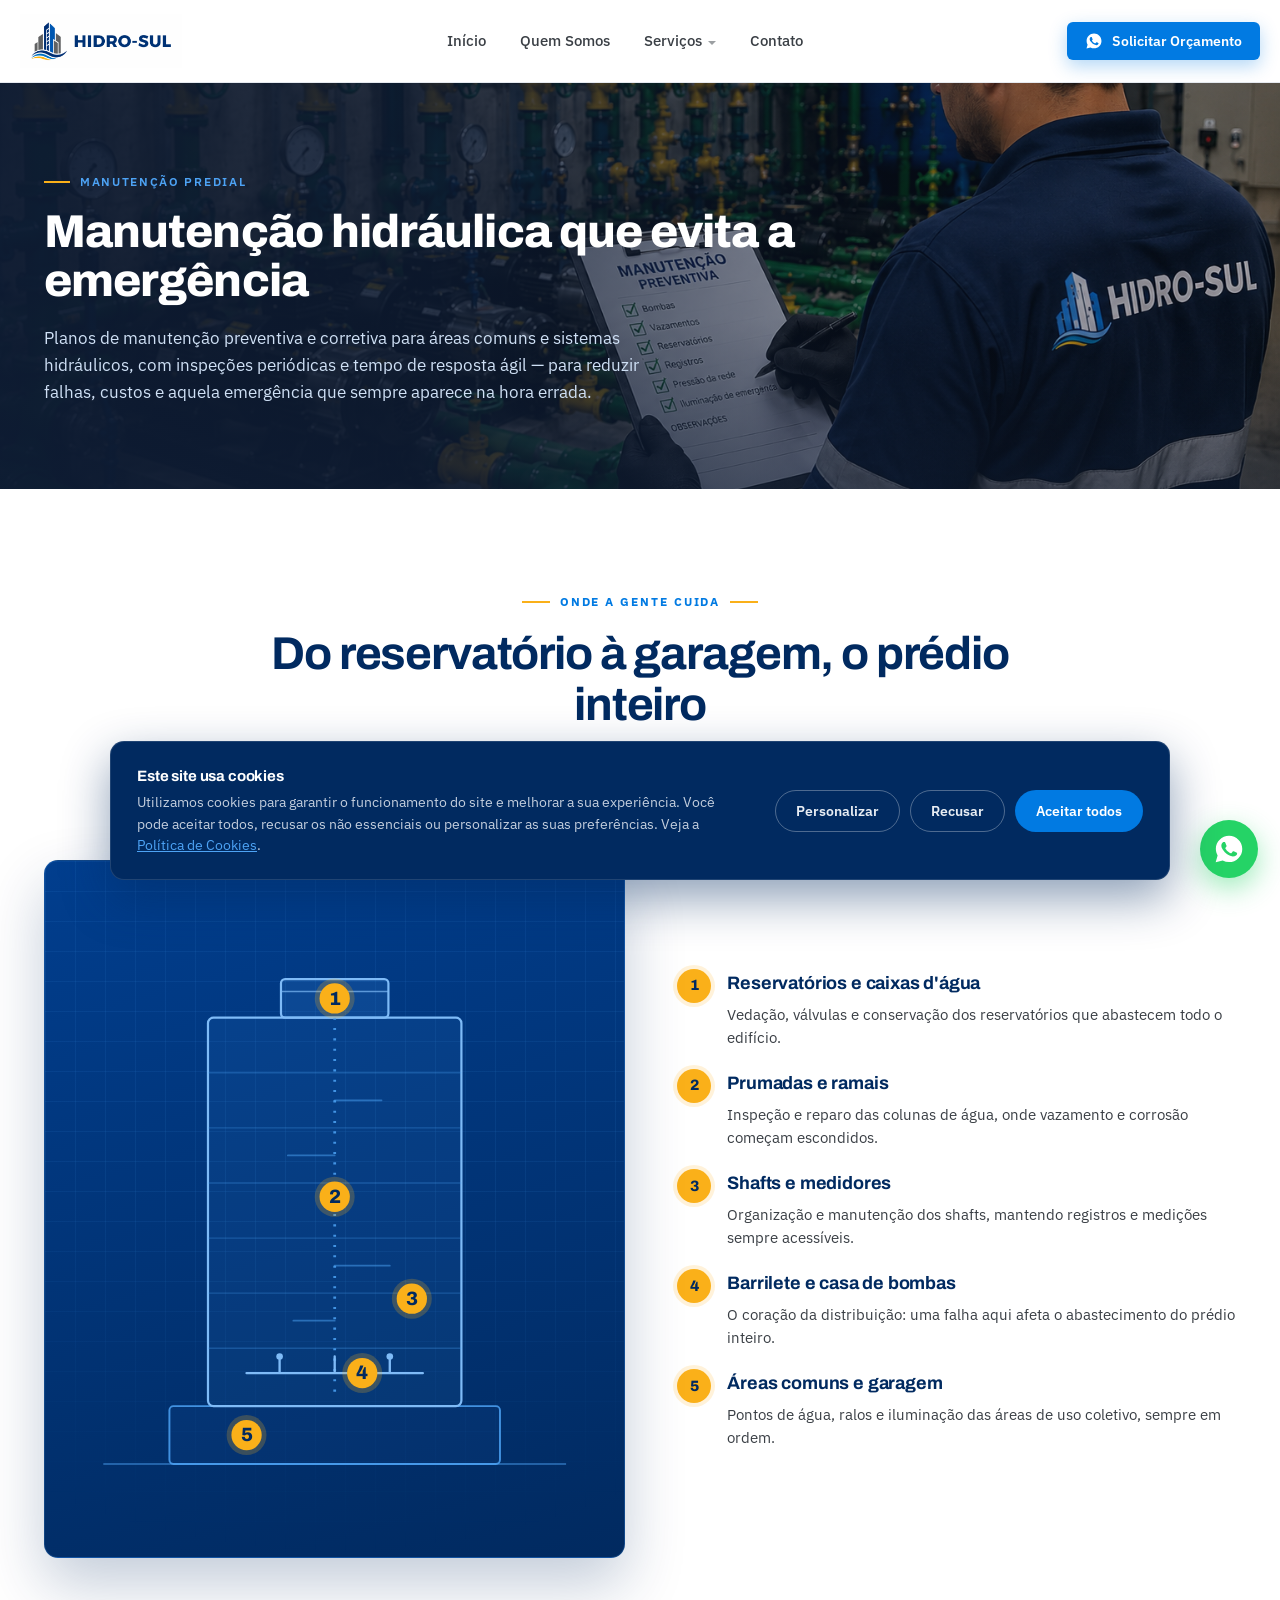
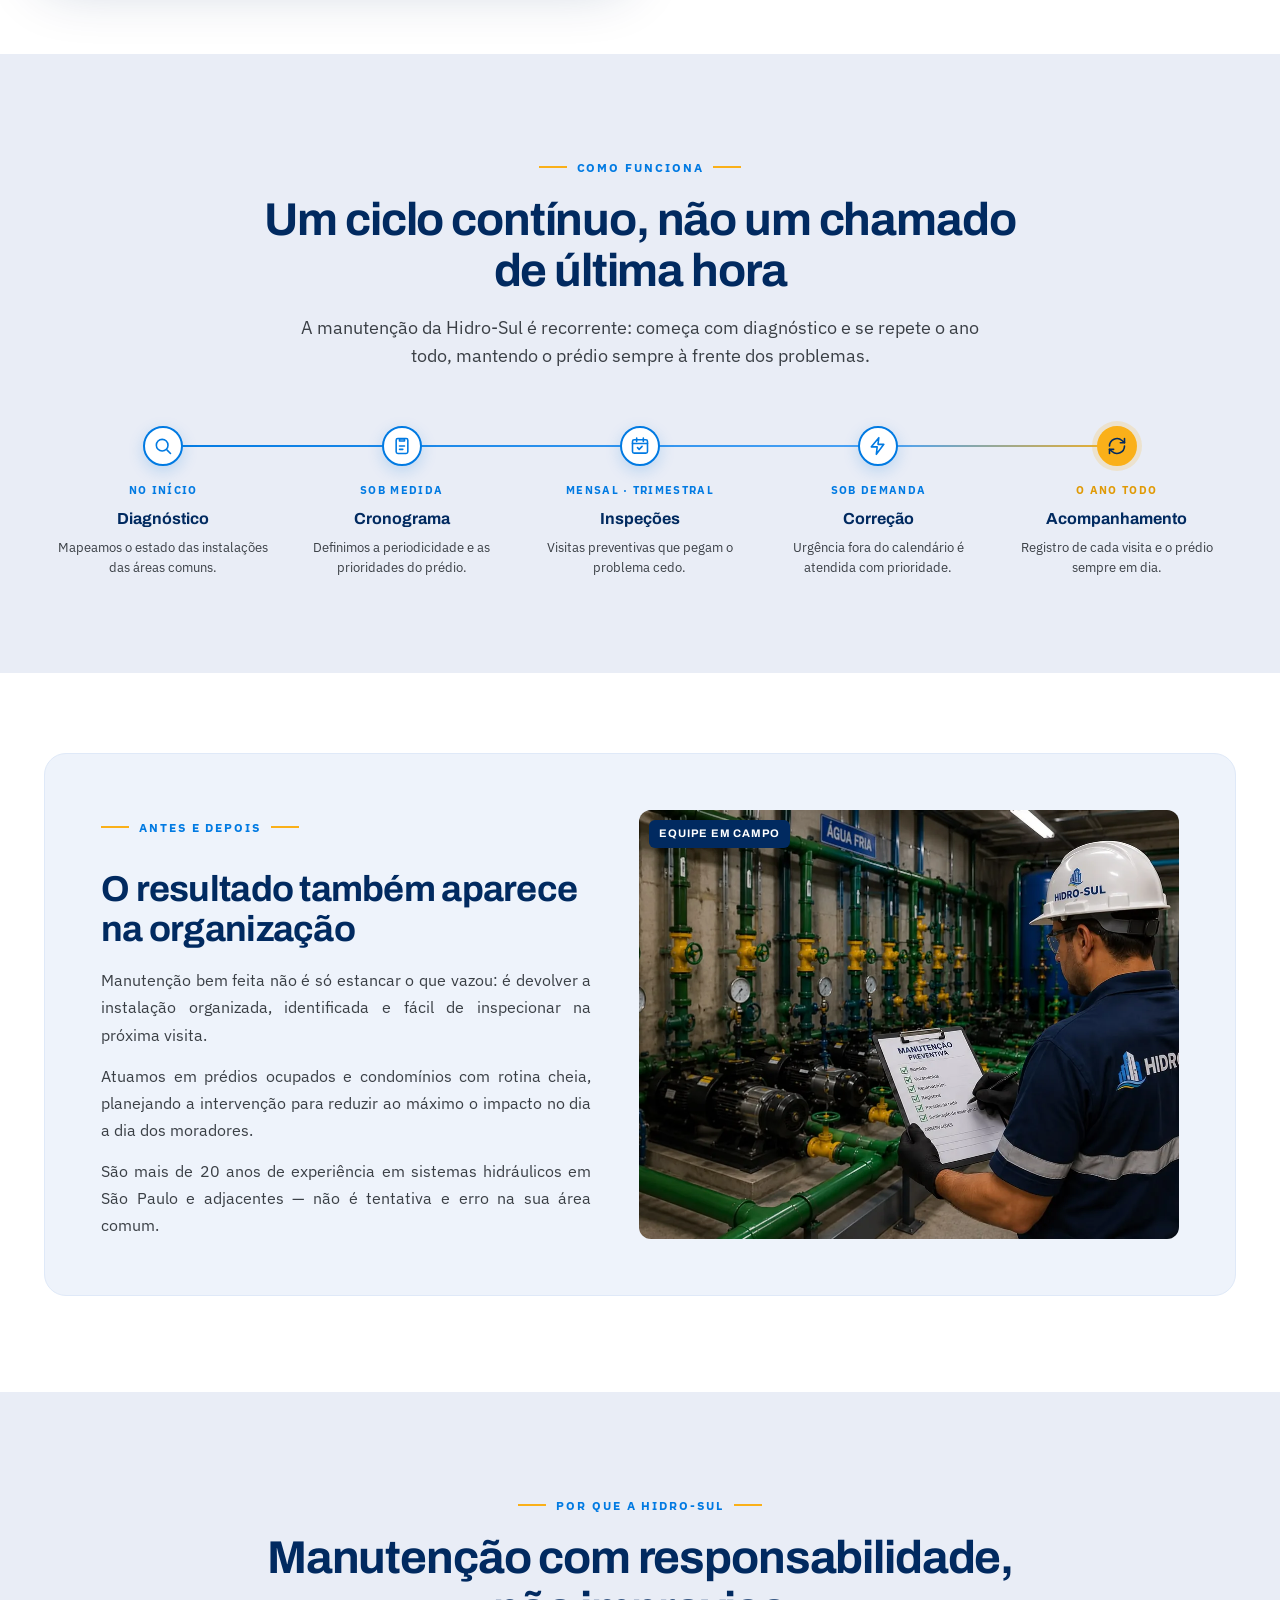
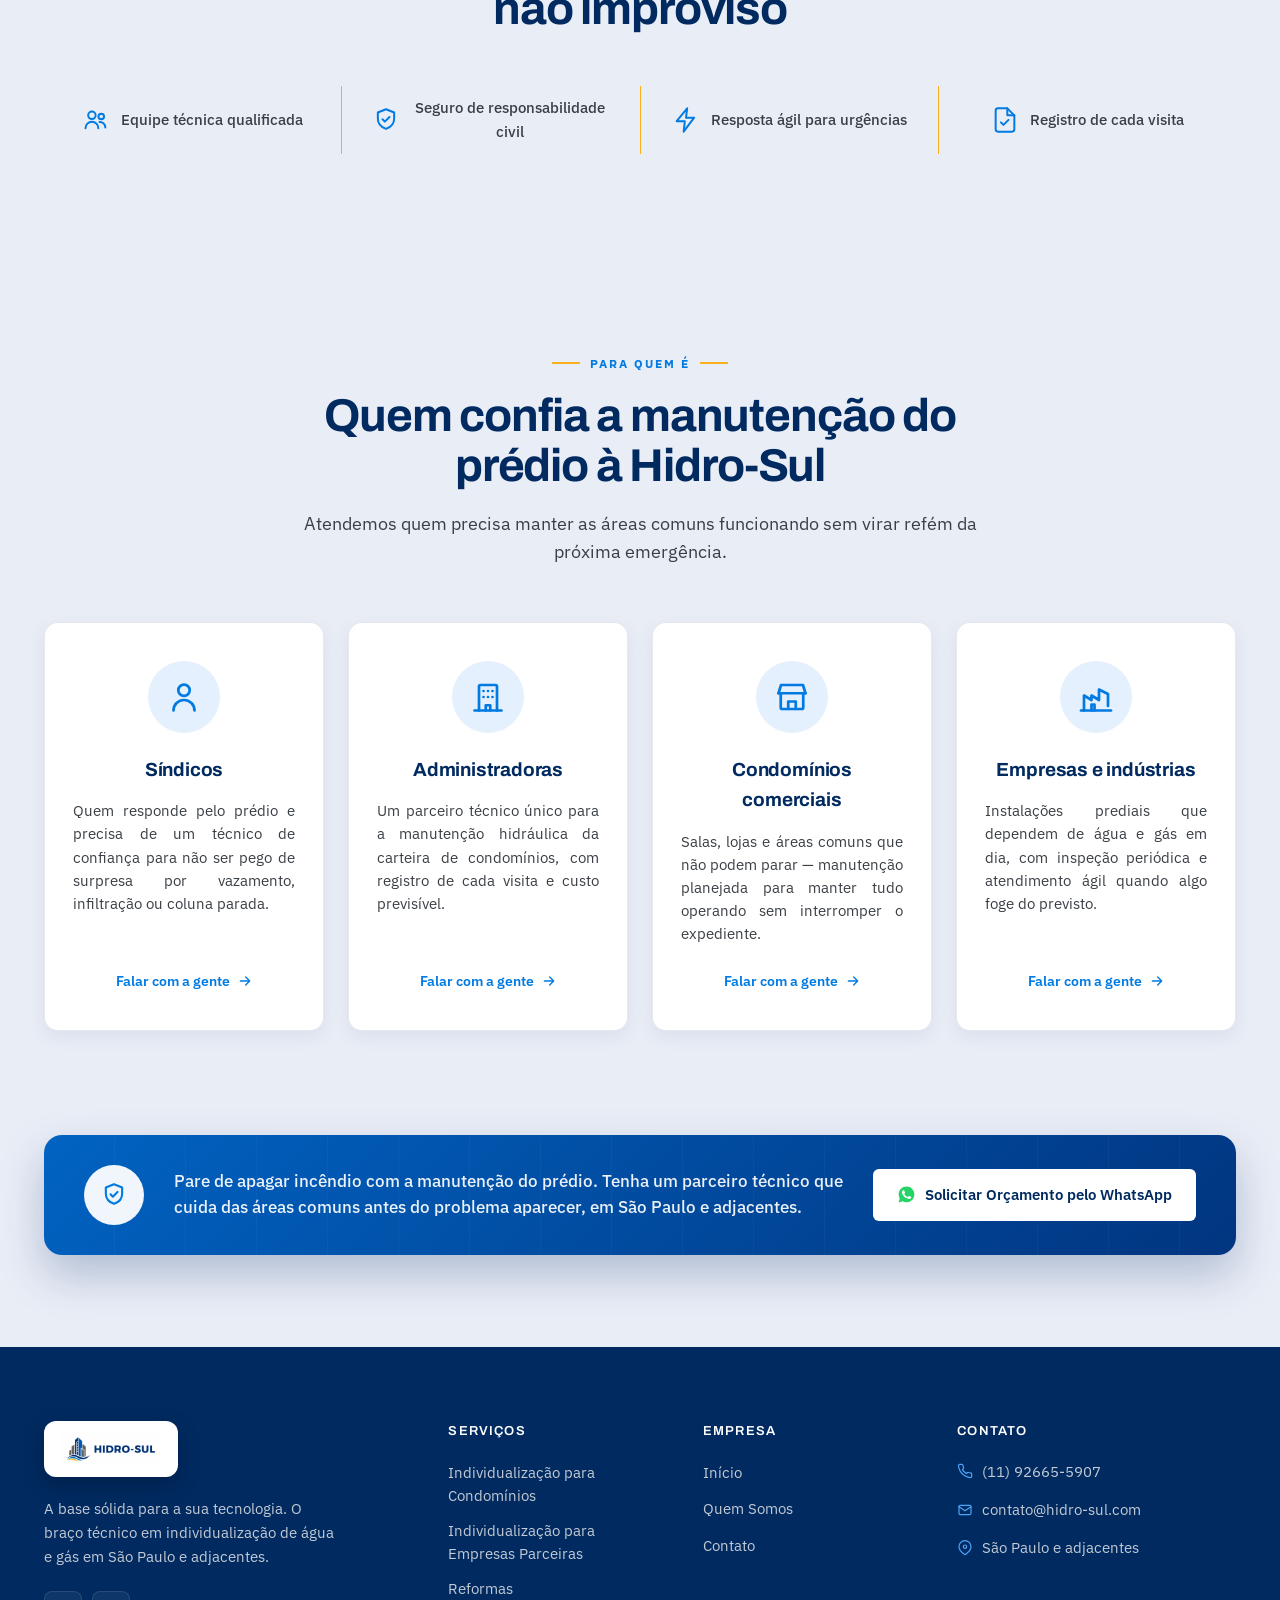
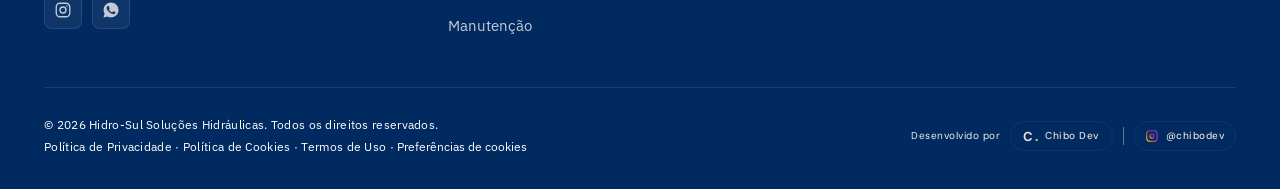
<file: manutencao-predial.html>
<!doctype html>
<html lang="pt-BR">
  <head>
  <!-- Google Tag Manager -->
  <script>(function(w,d,s,l,i){w[l]=w[l]||[];w[l].push({'gtm.start':
  new Date().getTime(),event:'gtm.js'});var f=d.getElementsByTagName(s)[0],
  j=d.createElement(s),dl=l!='dataLayer'?'&l='+l:'';j.async=true;j.src=
  'https://www.googletagmanager.com/gtm.js?id='+i+dl;f.parentNode.insertBefore(j,f);
  })(window,document,'script','dataLayer','GTM-KD4724SJ');</script>
  <!-- End Google Tag Manager -->
    <meta charset="UTF-8" />
    <meta name="viewport" content="width=device-width, initial-scale=1.0" />
    <script>
      document.documentElement.classList.add("js");
    </script>
    <title>Manutenção Predial | Preventiva e corretiva · Hidro-Sul</title>
    <meta
      name="description"
      content="Manutenção hidráulica predial preventiva e corretiva para áreas comuns: inspeções periódicas, reparos e sistemas hidráulicos. Reduza falhas, custos e emergências em São Paulo e adjacentes."
    />
    <meta name="robots" content="index, follow" />
    <meta name="theme-color" content="#012a60" />
    <link
      rel="canonical"
      href="https://hidro-sul.com/manutencao-predial.html"
    />
    <meta property="og:title" content="Manutenção Predial | Hidro-Sul" />
    <meta
      property="og:description"
      content="Manutenção hidráulica preventiva e corretiva que evita emergências e reduz custos para o seu prédio."
    />
    <meta property="og:type" content="website" />
    <meta property="og:locale" content="pt_BR" />
    <link
      rel="preload"
      href="fonts/archivo-var.woff2"
      as="font"
      type="font/woff2"
      crossorigin
    />
    <link
      rel="preload"
      href="fonts/ibmplexsans-var.woff2"
      as="font"
      type="font/woff2"
      crossorigin
    />
    <link rel="preconnect" href="https://fonts.googleapis.com" />
    <link rel="preconnect" href="https://fonts.gstatic.com" crossorigin />
    <link
      rel="stylesheet"
      href="https://fonts.googleapis.com/css2?family=DM+Sans:wght@400;500;700&display=swap"
    />
    <link rel="stylesheet" href="style.css" />
  <!-- Meta Pixel Code -->
  <script>
  !function(f,b,e,v,n,t,s)
  {if(f.fbq)return;n=f.fbq=function(){n.callMethod?
  n.callMethod.apply(n,arguments):n.queue.push(arguments)};
  if(!f._fbq)f._fbq=n;n.push=n;n.loaded=!0;n.version='2.0';
  n.queue=[];t=b.createElement(e);t.async=!0;
  t.src=v;s=b.getElementsByTagName(e)[0];
  s.parentNode.insertBefore(t,s)}(window, document,'script',
  'https://connect.facebook.net/en_US/fbevents.js');
  fbq('init', '1573244011132990');
  fbq('track', 'PageView');
  </script>
  <noscript><img height="1" width="1" style="display:none"
  src="https://www.facebook.com/tr?id=1573244011132990&ev=PageView&noscript=1"/></noscript>
  <!-- End Meta Pixel Code -->
  </head>
  <body>
  <!-- Google Tag Manager (noscript) -->
  <noscript><iframe src="https://www.googletagmanager.com/ns.html?id=GTM-KD4724SJ"
  height="0" width="0" style="display:none;visibility:hidden"></iframe></noscript>
  <!-- End Google Tag Manager (noscript) -->
    <header class="header">
      <div class="container header-inner">
        <!-- Logo -->
        <a
          href="index.html"
          class="logo"
          aria-label="Hidro-Sul — página inicial"
        >
          <img
            class="logo-full"
            src="assets/hidro-sul-logo.png"
            alt="Hidro-Sul Soluções Hidráulicas"
            width="120"
            height="40"
            decoding="async"
          />
        </a>

        <!-- Navegação desktop -->
        <nav class="nav" aria-label="Navegação principal">
          <a href="index.html" class="nav-link">Início</a>
          <a href="quem-somos.html" class="nav-link">Quem Somos</a>

          <div class="nav-item">
            <a
              href="#servicos"
              class="nav-link has-dropdown"
              aria-haspopup="true"
              >Serviços</a
            >
            <div class="nav-dropdown" role="menu">
              <a
                href="condominios.html"
                class="nav-dropdown-item"
                role="menuitem"
              >
                <span class="nav-dropdown-icon">
                  <svg
                    viewBox="0 0 24 24"
                    fill="none"
                    stroke="currentColor"
                    stroke-width="2"
                    stroke-linecap="round"
                    stroke-linejoin="round"
                  >
                    <path d="M6 21V5a1 1 0 0 1 1-1h10a1 1 0 0 1 1 1v16" />
                    <path d="M3 21h18" />
                    <path
                      d="M9 8h.01M12 8h.01M15 8h.01M9 12h.01M12 12h.01M15 12h.01M10.5 21v-3.5h3V21"
                    />
                  </svg>
                </span>
                <span class="nav-dropdown-text">
                  <span class="nav-dropdown-title"
                    >Individualização para Condomínios</span
                  >
                  <span class="nav-dropdown-desc"
                    >Individualização de água e adequações hidráulicas</span
                  >
                </span>
              </a>
              <a
                href="empresas-parceiras.html"
                class="nav-dropdown-item"
                role="menuitem"
              >
                <span class="nav-dropdown-icon">
                  <svg
                    viewBox="0 0 24 24"
                    fill="none"
                    stroke="currentColor"
                    stroke-width="2"
                    stroke-linecap="round"
                    stroke-linejoin="round"
                  >
                    <circle cx="8.9" cy="12" r="5" />
                    <circle cx="15.1" cy="12" r="5" />
                  </svg>
                </span>
                <span class="nav-dropdown-text">
                  <span class="nav-dropdown-title"
                    >Individualização para Empresas Parceiras</span
                  >
                  <span class="nav-dropdown-desc"
                    >Você vende, a Hidro-Sul executa</span
                  >
                </span>
              </a>
              <a
                href="reformas-hidraulicas.html"
                class="nav-dropdown-item"
                role="menuitem"
              >
                <span class="nav-dropdown-icon">
                  <svg
                    viewBox="0 0 24 24"
                    fill="none"
                    stroke="currentColor"
                    stroke-width="2"
                    stroke-linecap="round"
                    stroke-linejoin="round"
                  >
                    <path d="M4 9a4 4 0 0 1 8 0" />
                    <path d="M2.8 9H12.6" />
                    <path d="M8 4.7v.7" />
                    <path d="M5.3 9v1a2.7 2.7 0 0 0 5.4 0V9" />
                    <path d="M2.6 20a5.4 5.4 0 0 1 10.8 0" />
                    <path
                      d="M19.65 7.35a2 2 0 0 0-2.7 2.7L13.8 13.2l1.5 1.5 3.15-3.15a2 2 0 0 0 2.7-2.7l-1.3 1.3-1.15-.3-.3-1.15 1.25-1.2Z"
                    />
                  </svg>
                </span>
                <span class="nav-dropdown-text">
                  <span class="nav-dropdown-title">Reformas</span>
                  <span class="nav-dropdown-desc"
                    >Apartamentos, áreas comuns e barriletes</span
                  >
                </span>
              </a>
              <a
                href="manutencao-predial.html"
                class="nav-dropdown-item"
                role="menuitem"
              >
                <span class="nav-dropdown-icon">
                  <svg
                    viewBox="0 0 24 24"
                    fill="none"
                    stroke="currentColor"
                    stroke-width="2"
                    stroke-linecap="round"
                    stroke-linejoin="round"
                  >
                    <path d="M6 22V4a2 2 0 0 1 2-2h8a2 2 0 0 1 2 2v18Z" />
                    <path d="M6 12H4a2 2 0 0 0-2 2v6a2 2 0 0 0 2 2h2" />
                    <path d="M18 9h2a2 2 0 0 1 2 2v9a2 2 0 0 1-2 2h-2" />
                    <path d="M10 6h4" />
                    <path d="M10 10h4" />
                    <path d="M10 14h4" />
                    <path d="M10 18h4" />
                  </svg>
                </span>
                <span class="nav-dropdown-text">
                  <span class="nav-dropdown-title">Manutenção</span>
                  <span class="nav-dropdown-desc"
                    >Preventiva e corretiva para áreas comuns</span
                  >
                </span>
              </a>
            </div>
          </div>

          <a href="contato.html" class="nav-link">Contato</a>
        </nav>

        <!-- CTA + menu mobile -->
        <div class="header-cta">
          <!-- TODO: atualizar número/contato antes do go-live -->
          <a
            href="https://wa.me/5511926655907?text=Ol%C3%A1%21%20Vim%20pelo%20site%20da%20Hidro-Sul%20e%20gostaria%20de%20solicitar%20um%20or%C3%A7amento."
            class="btn btn-primary btn-sm"
            target="_blank"
            rel="noopener"
          >
            <svg viewBox="0 0 24 24" fill="currentColor" aria-hidden="true">
              <path
                d="M12.04 2C6.58 2 2.13 6.45 2.13 11.9c0 1.76.46 3.45 1.32 4.95L2 22l5.3-1.38a9.9 9.9 0 0 0 4.74 1.2h.01c5.46 0 9.91-4.45 9.91-9.9C21.96 6.45 17.5 2 12.04 2Zm5.8 14.16c-.25.69-1.45 1.32-1.99 1.37-.53.05-1.03.24-3.47-.72-2.92-1.15-4.79-4.13-4.94-4.32-.14-.2-1.18-1.57-1.18-2.99 0-1.42.74-2.12 1.01-2.41.26-.29.57-.36.76-.36l.55.01c.18.01.42-.07.65.5.25.61.84 2.11.91 2.26.07.15.12.32.02.52-.1.2-.15.32-.29.49-.15.17-.31.39-.44.52-.15.15-.3.31-.13.6.17.29.76 1.25 1.63 2.02 1.12 1 2.06 1.31 2.35 1.46.29.15.46.12.63-.07.17-.2.73-.85.92-1.14.2-.29.39-.24.66-.15.27.1 1.71.81 2 .96.29.15.49.22.56.34.07.12.07.69-.18 1.38Z"
              />
            </svg>
            Solicitar Orçamento
          </a>
          <button
            class="menu-toggle"
            aria-label="Abrir menu"
            aria-expanded="false"
            id="menuToggle"
          >
            <svg
              viewBox="0 0 24 24"
              fill="none"
              stroke="currentColor"
              stroke-width="2"
              stroke-linecap="round"
            >
              <path d="M3 6h18M3 12h18M3 18h18" />
            </svg>
          </button>
        </div>
      </div>

      <!-- Navegação mobile -->
      <div class="mobile-nav" id="mobileNav">
        <a href="index.html">Início</a>
        <a href="quem-somos.html">Quem Somos</a>
        <a href="condominios.html">Individualização para Condomínios</a>
        <a href="empresas-parceiras.html"
          >Individualização para Empresas Parceiras</a
        >
        <a href="reformas-hidraulicas.html">Reformas</a>
        <a href="manutencao-predial.html">Manutenção</a>
        <a href="contato.html">Contato</a>
        <a
          href="https://wa.me/5511926655907?text=Ol%C3%A1%21%20Vim%20pelo%20site%20da%20Hidro-Sul%20e%20gostaria%20de%20solicitar%20um%20or%C3%A7amento."
          class="cta"
          target="_blank"
          rel="noopener"
          >Solicitar Orçamento</a
        >
      </div>
    </header>

    <main>
      <!-- ============================ BANNER (modelo das subpáginas) ============================ -->
      <section
        class="page-hero page-hero--image"
        style="
          --hero-img: url(assets/banner-manutencao-predial.PNG);
          --hero-pos: center 65%;
        "
      >
        <div
          class="page-hero-bg"
          role="img"
          aria-label="Técnico da Hidro-Sul preenchendo um checklist de manutenção preventiva em uma casa de máquinas"
        ></div>
        <div class="page-hero-overlay"></div>
        <div class="container">
          <div class="page-hero-inner reveal">
            <div class="page-hero-eyebrow">Manutenção Predial</div>
            <h1>Manutenção hidráulica que evita a emergência</h1>
            <p class="page-hero-lead">
              Planos de manutenção preventiva e corretiva para áreas comuns e
              sistemas hidráulicos, com inspeções periódicas e tempo de resposta
              ágil — para reduzir falhas, custos e aquela emergência que sempre
              aparece na hora errada.
            </p>
          </div>
        </div>
      </section>

      <!-- ============================ ONDE A GENTE CUIDA (mapa do prédio) ============================ -->
      <section class="section">
        <div class="container">
          <div class="section-head center reveal">
            <span class="section-eyebrow both">Onde a gente cuida</span>
            <h2 class="section-title">
              Do reservatório à garagem, o prédio inteiro
            </h2>
            <p class="section-subtitle">
              Manutenção predial não é apagar incêndio em um ponto isolado — é
              cuidar de toda a espinha hidráulica do edifício.
            </p>
          </div>

          <div class="mp-map-grid reveal">
            <div class="mp-building">
              <svg
                viewBox="0 0 380 462"
                role="img"
                aria-label="Corte esquemático de um prédio mostrando os cinco pontos de atuação da Hidro-Sul: reservatório, prumadas, shafts, barrilete e áreas comuns"
              >
                <!-- chão -->
                <line
                  x1="22"
                  y1="416"
                  x2="358"
                  y2="416"
                  stroke="#4da3f5"
                  stroke-width="1.5"
                  opacity=".45"
                />
                <!-- subsolo / garagem -->
                <rect
                  x="70"
                  y="374"
                  width="240"
                  height="42"
                  rx="3"
                  fill="rgba(77,163,245,.05)"
                  stroke="#4da3f5"
                  stroke-width="1.4"
                  opacity=".85"
                />
                <!-- corpo do prédio -->
                <rect
                  x="98"
                  y="92"
                  width="184"
                  height="282"
                  rx="4"
                  fill="rgba(77,163,245,.07)"
                  stroke="#7fbbf7"
                  stroke-width="1.6"
                />
                <!-- reservatório no topo -->
                <rect
                  x="151"
                  y="64"
                  width="78"
                  height="28"
                  rx="3"
                  fill="rgba(77,163,245,.14)"
                  stroke="#7fbbf7"
                  stroke-width="1.6"
                />
                <line
                  x1="151"
                  y1="73"
                  x2="229"
                  y2="73"
                  stroke="#7fbbf7"
                  stroke-width="1.2"
                  opacity=".7"
                />
                <!-- prumada (coluna de água) -->
                <line
                  x1="190"
                  y1="92"
                  x2="190"
                  y2="368"
                  stroke="#4da3f5"
                  stroke-width="2"
                  stroke-dasharray="1.5 6"
                  opacity=".85"
                />
                <!-- lajes / andares -->
                <line
                  x1="98"
                  y1="132"
                  x2="282"
                  y2="132"
                  stroke="#4da3f5"
                  stroke-width="1"
                  opacity=".28"
                />
                <line
                  x1="98"
                  y1="172"
                  x2="282"
                  y2="172"
                  stroke="#4da3f5"
                  stroke-width="1"
                  opacity=".28"
                />
                <line
                  x1="98"
                  y1="212"
                  x2="282"
                  y2="212"
                  stroke="#4da3f5"
                  stroke-width="1"
                  opacity=".28"
                />
                <line
                  x1="98"
                  y1="252"
                  x2="282"
                  y2="252"
                  stroke="#4da3f5"
                  stroke-width="1"
                  opacity=".28"
                />
                <line
                  x1="98"
                  y1="292"
                  x2="282"
                  y2="292"
                  stroke="#4da3f5"
                  stroke-width="1"
                  opacity=".28"
                />
                <line
                  x1="98"
                  y1="332"
                  x2="282"
                  y2="332"
                  stroke="#4da3f5"
                  stroke-width="1"
                  opacity=".28"
                />
                <!-- ramais por andar (saindo da prumada) -->
                <path
                  d="M190 152h34M190 192h-34M190 272h40M190 312h-30"
                  stroke="#4da3f5"
                  stroke-width="1.3"
                  opacity=".5"
                  fill="none"
                  stroke-linecap="round"
                />
                <!-- barrilete na base (distribuição) -->
                <path
                  d="M126 350h128M150 350v-12M190 350v-12M230 350v-12"
                  stroke="#7fbbf7"
                  stroke-width="1.7"
                  fill="none"
                  stroke-linecap="round"
                />
                <circle cx="150" cy="338" r="2.4" fill="#7fbbf7" />
                <circle cx="230" cy="338" r="2.4" fill="#7fbbf7" />

                <!-- PINS de atuação (âmbar) -->
                <g>
                  <circle
                    cx="190"
                    cy="78"
                    r="14.5"
                    fill="rgba(250,176,25,.22)"
                  />
                  <circle cx="190" cy="78" r="11" fill="#fab019" />
                  <text
                    x="190"
                    y="82.5"
                    text-anchor="middle"
                    font-family="Archivo, sans-serif"
                    font-size="14"
                    font-weight="800"
                    fill="#012a60"
                  >
                    1
                  </text>
                </g>
                <g>
                  <circle
                    cx="190"
                    cy="222"
                    r="14.5"
                    fill="rgba(250,176,25,.22)"
                  />
                  <circle cx="190" cy="222" r="11" fill="#fab019" />
                  <text
                    x="190"
                    y="226.5"
                    text-anchor="middle"
                    font-family="Archivo, sans-serif"
                    font-size="14"
                    font-weight="800"
                    fill="#012a60"
                  >
                    2
                  </text>
                </g>
                <g>
                  <circle
                    cx="246"
                    cy="296"
                    r="14.5"
                    fill="rgba(250,176,25,.22)"
                  />
                  <circle cx="246" cy="296" r="11" fill="#fab019" />
                  <text
                    x="246"
                    y="300.5"
                    text-anchor="middle"
                    font-family="Archivo, sans-serif"
                    font-size="14"
                    font-weight="800"
                    fill="#012a60"
                  >
                    3
                  </text>
                </g>
                <g>
                  <circle
                    cx="210"
                    cy="350"
                    r="14.5"
                    fill="rgba(250,176,25,.22)"
                  />
                  <circle cx="210" cy="350" r="11" fill="#fab019" />
                  <text
                    x="210"
                    y="354.5"
                    text-anchor="middle"
                    font-family="Archivo, sans-serif"
                    font-size="14"
                    font-weight="800"
                    fill="#012a60"
                  >
                    4
                  </text>
                </g>
                <g>
                  <circle
                    cx="126"
                    cy="395"
                    r="14.5"
                    fill="rgba(250,176,25,.22)"
                  />
                  <circle cx="126" cy="395" r="11" fill="#fab019" />
                  <text
                    x="126"
                    y="399.5"
                    text-anchor="middle"
                    font-family="Archivo, sans-serif"
                    font-size="14"
                    font-weight="800"
                    fill="#012a60"
                  >
                    5
                  </text>
                </g>
              </svg>
            </div>

            <div class="mp-legend">
              <div class="mp-point">
                <span class="mp-point-num">1</span>
                <div class="mp-point-body">
                  <h3>Reservatórios e caixas d'água</h3>
                  <p>
                    Vedação, válvulas e conservação dos reservatórios que
                    abastecem todo o edifício.
                  </p>
                </div>
              </div>
              <div class="mp-point">
                <span class="mp-point-num">2</span>
                <div class="mp-point-body">
                  <h3>Prumadas e ramais</h3>
                  <p>
                    Inspeção e reparo das colunas de água, onde vazamento e
                    corrosão começam escondidos.
                  </p>
                </div>
              </div>
              <div class="mp-point">
                <span class="mp-point-num">3</span>
                <div class="mp-point-body">
                  <h3>Shafts e medidores</h3>
                  <p>
                    Organização e manutenção dos shafts, mantendo registros e
                    medições sempre acessíveis.
                  </p>
                </div>
              </div>
              <div class="mp-point">
                <span class="mp-point-num">4</span>
                <div class="mp-point-body">
                  <h3>Barrilete e casa de bombas</h3>
                  <p>
                    O coração da distribuição: uma falha aqui afeta o
                    abastecimento do prédio inteiro.
                  </p>
                </div>
              </div>
              <div class="mp-point">
                <span class="mp-point-num">5</span>
                <div class="mp-point-body">
                  <h3>Áreas comuns e garagem</h3>
                  <p>
                    Pontos de água, ralos e iluminação das áreas de uso
                    coletivo, sempre em ordem.
                  </p>
                </div>
              </div>
            </div>
          </div>
        </div>
      </section>

      <!-- ============================ O CICLO DE CUIDADO ============================ -->
      <section class="section section-gray">
        <div class="container">
          <div class="section-head center reveal">
            <span class="section-eyebrow both">Como funciona</span>
            <h2 class="section-title">
              Um ciclo contínuo, não um chamado de última hora
            </h2>
            <p class="section-subtitle">
              A manutenção da Hidro-Sul é recorrente: começa com diagnóstico e
              se repete o ano todo, mantendo o prédio sempre à frente dos
              problemas.
            </p>
          </div>

          <div class="mp-cycle-track reveal-stagger">
            <div class="mp-phase">
              <span class="mp-phase-dot">
                <svg
                  viewBox="0 0 24 24"
                  fill="none"
                  stroke="currentColor"
                  stroke-width="1.9"
                  stroke-linecap="round"
                  stroke-linejoin="round"
                >
                  <circle cx="11" cy="11" r="7" />
                  <path d="m21 21-4.3-4.3" />
                </svg>
              </span>
              <div class="mp-phase-body">
                <div class="mp-phase-freq">No início</div>
                <h3>Diagnóstico</h3>
                <p>Mapeamos o estado das instalações das áreas comuns.</p>
              </div>
            </div>

            <div class="mp-phase">
              <span class="mp-phase-dot">
                <svg
                  viewBox="0 0 24 24"
                  fill="none"
                  stroke="currentColor"
                  stroke-width="1.9"
                  stroke-linecap="round"
                  stroke-linejoin="round"
                >
                  <rect x="5" y="3" width="14" height="18" rx="2" />
                  <path d="M9 3.5h6V6H9z" />
                  <path d="M9 12h6M9 16h4" />
                </svg>
              </span>
              <div class="mp-phase-body">
                <div class="mp-phase-freq">Sob medida</div>
                <h3>Cronograma</h3>
                <p>Definimos a periodicidade e as prioridades do prédio.</p>
              </div>
            </div>

            <div class="mp-phase">
              <span class="mp-phase-dot">
                <svg
                  viewBox="0 0 24 24"
                  fill="none"
                  stroke="currentColor"
                  stroke-width="1.9"
                  stroke-linecap="round"
                  stroke-linejoin="round"
                >
                  <rect x="3" y="4.5" width="18" height="16" rx="2" />
                  <path d="M3 9h18M8 2.5v4M16 2.5v4" />
                  <path d="m9 14 2 2 3.5-3.5" />
                </svg>
              </span>
              <div class="mp-phase-body">
                <div class="mp-phase-freq">Mensal · trimestral</div>
                <h3>Inspeções</h3>
                <p>Visitas preventivas que pegam o problema cedo.</p>
              </div>
            </div>

            <div class="mp-phase">
              <span class="mp-phase-dot">
                <svg
                  viewBox="0 0 24 24"
                  fill="none"
                  stroke="currentColor"
                  stroke-width="1.9"
                  stroke-linecap="round"
                  stroke-linejoin="round"
                >
                  <path d="M13 2 4 13h7l-1 9 9-12h-7l1-8Z" />
                </svg>
              </span>
              <div class="mp-phase-body">
                <div class="mp-phase-freq">Sob demanda</div>
                <h3>Correção</h3>
                <p>Urgência fora do calendário é atendida com prioridade.</p>
              </div>
            </div>

            <div class="mp-phase is-loop">
              <span class="mp-phase-dot">
                <svg
                  viewBox="0 0 24 24"
                  fill="none"
                  stroke="currentColor"
                  stroke-width="1.9"
                  stroke-linecap="round"
                  stroke-linejoin="round"
                >
                  <path d="M3 12a9 9 0 0 1 15-6.6L21 8" />
                  <path d="M21 3v5h-5" />
                  <path d="M21 12a9 9 0 0 1-15 6.6L3 16" />
                  <path d="M3 21v-5h5" />
                </svg>
              </span>
              <div class="mp-phase-body">
                <div class="mp-phase-freq">O ano todo</div>
                <h3>Acompanhamento</h3>
                <p>Registro de cada visita e o prédio sempre em dia.</p>
              </div>
            </div>
          </div>
        </div>
      </section>

      <!-- ============================ ANTES & DEPOIS ============================ -->
      <section class="ri-section">
        <div class="container">
          <div class="ri-band reveal">
            <div class="ri-grid">
              <div class="ri-copy">
                <span class="section-eyebrow both">Antes e depois</span>
                <h2>O resultado também aparece na organização</h2>
                <p>
                  Manutenção bem feita não é só estancar o que vazou: é devolver
                  a instalação organizada, identificada e fácil de inspecionar
                  na próxima visita.
                </p>
                <p>
                  Atuamos em prédios ocupados e condomínios com rotina cheia,
                  planejando a intervenção para reduzir ao máximo o impacto no
                  dia a dia dos moradores.
                </p>
                <p>
                  São mais de 20 anos de experiência em sistemas hidráulicos em
                  São Paulo e adjacentes — não é tentativa e erro na sua área
                  comum.
                </p>
              </div>

              <div class="ba-grid ba-grid--solo">
                <figure class="ba-item">
                  <span class="ba-badge">Equipe em campo</span>
                  <img
                    src="assets/manutencao/manutencao.webp"
                    alt="Técnico da Hidro-Sul realizando manutenção preventiva em casa de bombas"
                    width="1280"
                    height="854"
                    loading="lazy"
                    decoding="async"
                  />
                </figure>
              </div>
            </div>
          </div>
        </div>
      </section>

      <!-- ============================ POR QUE A HIDRO-SUL (trust-row) ============================ -->
      <section class="section section-gray">
        <div class="container">
          <div class="section-head center reveal">
            <span class="section-eyebrow both">Por que a Hidro-Sul</span>
            <h2 class="section-title">
              Manutenção com responsabilidade, não improviso
            </h2>
          </div>

          <div class="trust-row reveal">
            <span class="trust-item">
              <span class="trust-icon">
                <svg
                  viewBox="0 0 24 24"
                  fill="none"
                  stroke="currentColor"
                  stroke-width="1.7"
                  stroke-linecap="round"
                  stroke-linejoin="round"
                >
                  <path d="M3 19a5.5 5.5 0 0 1 11 0" />
                  <circle cx="8.5" cy="8" r="3.2" />
                  <path d="M15 13.7a4.7 4.7 0 0 1 5 4.8" />
                  <circle cx="16.5" cy="9" r="2.4" />
                </svg>
              </span>
              Equipe técnica qualificada
            </span>

            <span class="trust-item">
              <span class="trust-icon">
                <svg
                  viewBox="0 0 24 24"
                  fill="none"
                  stroke="currentColor"
                  stroke-width="1.7"
                  stroke-linecap="round"
                  stroke-linejoin="round"
                >
                  <path
                    d="M12 2.8 5 5.6v5.1c0 4.4 2.9 7.5 7 8.9 4.1-1.4 7-4.5 7-8.9V5.6L12 2.8Z"
                  />
                  <path d="m9 11.4 2 2 4-4" />
                </svg>
              </span>
              Seguro de responsabilidade civil
            </span>

            <span class="trust-item">
              <span class="trust-icon">
                <svg
                  viewBox="0 0 24 24"
                  fill="none"
                  stroke="currentColor"
                  stroke-width="1.7"
                  stroke-linecap="round"
                  stroke-linejoin="round"
                >
                  <path d="M13 2 4 13h7l-1 9 9-12h-7l1-8Z" />
                </svg>
              </span>
              Resposta ágil para urgências
            </span>

            <span class="trust-item">
              <span class="trust-icon">
                <svg
                  viewBox="0 0 24 24"
                  fill="none"
                  stroke="currentColor"
                  stroke-width="1.7"
                  stroke-linecap="round"
                  stroke-linejoin="round"
                >
                  <path
                    d="M14 2H6a2 2 0 0 0-2 2v16a2 2 0 0 0 2 2h12a2 2 0 0 0 2-2V8Z"
                  />
                  <path d="M14 2v6h6" />
                  <path d="m8.5 14 2.2 2.2 4.3-4.3" />
                </svg>
              </span>
              Registro de cada visita
            </span>
          </div>
        </div>
      </section>

      <!-- ============================ PARA QUEM É ============================ -->
      <section class="section section-gray">
        <div class="container">
          <div class="section-head center reveal">
            <span class="section-eyebrow both">Para quem é</span>
            <h2 class="section-title">
              Quem confia a manutenção do prédio à Hidro-Sul
            </h2>
            <p class="section-subtitle">
              Atendemos quem precisa manter as áreas comuns funcionando sem
              virar refém da próxima emergência.
            </p>
          </div>

          <div class="profiles-grid reveal-stagger">
            <article class="profile-card">
              <span class="profile-icon">
                <svg
                  viewBox="0 0 24 24"
                  fill="none"
                  stroke="currentColor"
                  stroke-width="1.8"
                  stroke-linecap="round"
                  stroke-linejoin="round"
                >
                  <circle cx="12" cy="7.5" r="3.8" />
                  <path d="M5 21a7 7 0 0 1 14 0" />
                </svg>
              </span>
              <h3>Síndicos</h3>
              <p>
                Quem responde pelo prédio e precisa de um técnico de confiança
                para não ser pego de surpresa por vazamento, infiltração ou
                coluna parada.
              </p>
              <a
                href="contato.html"
                class="profile-link"
                aria-label="Falar sobre manutenção para síndicos"
              >
                Falar com a gente
                <svg
                  viewBox="0 0 24 24"
                  fill="none"
                  stroke="currentColor"
                  stroke-width="2"
                  stroke-linecap="round"
                  stroke-linejoin="round"
                  aria-hidden="true"
                >
                  <path d="M5 12h14M13 6l6 6-6 6" />
                </svg>
              </a>
            </article>

            <article class="profile-card">
              <span class="profile-icon">
                <svg
                  viewBox="0 0 24 24"
                  fill="none"
                  stroke="currentColor"
                  stroke-width="1.8"
                  stroke-linecap="round"
                  stroke-linejoin="round"
                >
                  <path d="M6 21V5a1 1 0 0 1 1-1h10a1 1 0 0 1 1 1v16" />
                  <path d="M3 21h18" />
                  <path
                    d="M9 8h.01M12 8h.01M15 8h.01M9 12h.01M12 12h.01M15 12h.01M10.5 21v-3.5h3V21"
                  />
                </svg>
              </span>
              <h3>Administradoras</h3>
              <p>
                Um parceiro técnico único para a manutenção hidráulica da
                carteira de condomínios, com registro de cada visita e custo
                previsível.
              </p>
              <a
                href="contato.html"
                class="profile-link"
                aria-label="Falar sobre manutenção para administradoras"
              >
                Falar com a gente
                <svg
                  viewBox="0 0 24 24"
                  fill="none"
                  stroke="currentColor"
                  stroke-width="2"
                  stroke-linecap="round"
                  stroke-linejoin="round"
                  aria-hidden="true"
                >
                  <path d="M5 12h14M13 6l6 6-6 6" />
                </svg>
              </a>
            </article>

            <article class="profile-card">
              <span class="profile-icon">
                <svg
                  viewBox="0 0 24 24"
                  fill="none"
                  stroke="currentColor"
                  stroke-width="1.8"
                  stroke-linecap="round"
                  stroke-linejoin="round"
                >
                  <path d="M3 9.5 4.7 4h14.6L21 9.5" />
                  <path d="M4.5 9.5V19a1 1 0 0 0 1 1h13a1 1 0 0 0 1-1V9.5" />
                  <path d="M9.5 20v-5h5v5" />
                  <path d="M3 9.5h18" />
                </svg>
              </span>
              <h3>Condomínios comerciais</h3>
              <p>
                Salas, lojas e áreas comuns que não podem parar — manutenção
                planejada para manter tudo operando sem interromper o
                expediente.
              </p>
              <a
                href="contato.html"
                class="profile-link"
                aria-label="Falar sobre manutenção para condomínios comerciais"
              >
                Falar com a gente
                <svg
                  viewBox="0 0 24 24"
                  fill="none"
                  stroke="currentColor"
                  stroke-width="2"
                  stroke-linecap="round"
                  stroke-linejoin="round"
                  aria-hidden="true"
                >
                  <path d="M5 12h14M13 6l6 6-6 6" />
                </svg>
              </a>
            </article>

            <article class="profile-card">
              <span class="profile-icon">
                <svg
                  viewBox="0 0 24 24"
                  fill="none"
                  stroke="currentColor"
                  stroke-width="1.8"
                  stroke-linecap="round"
                  stroke-linejoin="round"
                >
                  <path d="M2 21h20" />
                  <path d="M4 21V11l5 3V11l5 3V7l6 3v8" />
                  <path d="M9 21v-4h2v4" />
                </svg>
              </span>
              <h3>Empresas e indústrias</h3>
              <p>
                Instalações prediais que dependem de água e gás em dia, com
                inspeção periódica e atendimento ágil quando algo foge do
                previsto.
              </p>
              <a
                href="contato.html"
                class="profile-link"
                aria-label="Falar sobre manutenção para empresas e indústrias"
              >
                Falar com a gente
                <svg
                  viewBox="0 0 24 24"
                  fill="none"
                  stroke="currentColor"
                  stroke-width="2"
                  stroke-linecap="round"
                  stroke-linejoin="round"
                  aria-hidden="true"
                >
                  <path d="M5 12h14M13 6l6 6-6 6" />
                </svg>
              </a>
            </article>
          </div>
        </div>
      </section>
      <!-- ============================ CTA ORÇAMENTO ============================ -->
      <section class="cta-section cta-on-gray">
        <div class="container">
          <div class="cta-banner reveal">
            <span class="cta-banner-icon">
              <svg
                viewBox="0 0 24 24"
                fill="none"
                stroke="currentColor"
                stroke-width="1.8"
                stroke-linecap="round"
                stroke-linejoin="round"
              >
                <path
                  d="M12 2.8 5 5.6v5.1c0 4.4 2.9 7.5 7 8.9 4.1-1.4 7-4.5 7-8.9V5.6L12 2.8Z"
                />
                <path d="m9 11.4 2 2 4-4" />
              </svg>
            </span>
            <p class="cta-banner-text">
              Pare de apagar incêndio com a manutenção do prédio. Tenha um
              parceiro técnico que cuida das áreas comuns antes do problema
              aparecer, em São Paulo e adjacentes.
            </p>
            <a
              href="https://wa.me/5511926655907"
              class="btn-white"
              target="_blank"
              rel="noopener"
            >
              <svg viewBox="0 0 24 24" fill="currentColor" aria-hidden="true">
                <path
                  d="M12.04 2C6.58 2 2.13 6.45 2.13 11.9c0 1.76.46 3.45 1.32 4.95L2 22l5.3-1.38a9.9 9.9 0 0 0 4.74 1.2h.01c5.46 0 9.91-4.45 9.91-9.9C21.96 6.45 17.5 2 12.04 2Zm5.8 14.16c-.25.69-1.45 1.32-1.99 1.37-.53.05-1.03.24-3.47-.72-2.92-1.15-4.79-4.13-4.94-4.32-.14-.2-1.18-1.57-1.18-2.99 0-1.42.74-2.12 1.01-2.41.26-.29.57-.36.76-.36l.55.01c.18.01.42-.07.65.5.25.61.84 2.11.91 2.26.07.15.12.32.02.52-.1.2-.15.32-.29.49-.15.17-.31.39-.44.52-.15.15-.3.31-.13.6.17.29.76 1.25 1.63 2.02 1.12 1 2.06 1.31 2.35 1.46.29.15.46.12.63-.07.17-.2.73-.85.92-1.14.2-.29.39-.24.66-.15.27.1 1.71.81 2 .96.29.15.49.22.56.34.07.12.07.69-.18 1.38Z"
                />
              </svg>
              Solicitar Orçamento pelo WhatsApp
            </a>
          </div>
        </div>
      </section>
    </main>

    <!-- ============================ FOOTER ============================ -->
    <footer class="footer">
      <div class="container">
        <div class="footer-grid reveal-stagger">
          <!-- Marca -->
          <div class="footer-brand">
            <a href="index.html" class="logo" aria-label="Hidro-Sul">
              <img
                class="logo-full"
                src="assets/hidro-sul-logo.png"
                alt="Hidro-Sul Soluções Hidráulicas"
                width="120"
                height="40"
                loading="lazy"
                decoding="async"
              />
            </a>
            <p class="footer-tagline">
              A base sólida para a sua tecnologia. O braço técnico em
              individualização de água e gás em São Paulo e adjacentes.
            </p>
            <div class="footer-social">
              <a
                href="https://instagram.com/"
                target="_blank"
                rel="noopener"
                aria-label="Instagram"
              >
                <svg
                  viewBox="0 0 24 24"
                  fill="none"
                  stroke="currentColor"
                  stroke-width="1.8"
                >
                  <rect x="3" y="3" width="18" height="18" rx="5" />
                  <circle cx="12" cy="12" r="4" />
                  <circle
                    cx="17.3"
                    cy="6.7"
                    r="1"
                    fill="currentColor"
                    stroke="none"
                  />
                </svg>
              </a>
              <!-- TODO: atualizar número do WhatsApp -->
              <a
                href="https://wa.me/5511926655907?text=Ol%C3%A1%21%20Encontrei%20o%20contato%20de%20voc%C3%AAs%20no%20site%20e%20gostaria%20de%20mais%20informa%C3%A7%C3%B5es."
                target="_blank"
                rel="noopener"
                aria-label="WhatsApp"
              >
                <svg viewBox="0 0 24 24" fill="currentColor">
                  <path
                    d="M12.04 2C6.58 2 2.13 6.45 2.13 11.9c0 1.76.46 3.45 1.32 4.95L2 22l5.3-1.38a9.9 9.9 0 0 0 4.74 1.2h.01c5.46 0 9.91-4.45 9.91-9.9C21.96 6.45 17.5 2 12.04 2Zm5.8 14.16c-.25.69-1.45 1.32-1.99 1.37-.53.05-1.03.24-3.47-.72-2.92-1.15-4.79-4.13-4.94-4.32-.14-.2-1.18-1.57-1.18-2.99 0-1.42.74-2.12 1.01-2.41.26-.29.57-.36.76-.36l.55.01c.18.01.42-.07.65.5.25.61.84 2.11.91 2.26.07.15.12.32.02.52-.1.2-.15.32-.29.49-.15.17-.31.39-.44.52-.15.15-.3.31-.13.6.17.29.76 1.25 1.63 2.02 1.12 1 2.06 1.31 2.35 1.46.29.15.46.12.63-.07.17-.2.73-.85.92-1.14.2-.29.39-.24.66-.15.27.1 1.71.81 2 .96.29.15.49.22.56.34.07.12.07.69-.18 1.38Z"
                  />
                </svg>
              </a>
            </div>
          </div>

          <!-- Serviços -->
          <div>
            <h3 class="footer-title">Serviços</h3>
            <ul class="footer-list">
              <li>
                <a href="condominios.html">Individualização para Condomínios</a>
              </li>
              <li>
                <a href="empresas-parceiras.html"
                  >Individualização para Empresas Parceiras</a
                >
              </li>
              <li><a href="reformas-hidraulicas.html">Reformas</a></li>
              <li><a href="manutencao-predial.html">Manutenção</a></li>
            </ul>
          </div>

          <!-- Empresa -->
          <div>
            <h3 class="footer-title">Empresa</h3>
            <ul class="footer-list">
              <li><a href="index.html">Início</a></li>
              <li><a href="quem-somos.html">Quem Somos</a></li>
              <li><a href="contato.html">Contato</a></li>
            </ul>
          </div>

          <!-- Contato -->
          <div>
            <h3 class="footer-title">Contato</h3>
            <ul class="footer-list">
              <!-- TODO: atualizar telefone/e-mail/WhatsApp -->
              <li>
                <a href="tel:+5511926655907"
                  ><svg
                    viewBox="0 0 24 24"
                    fill="none"
                    stroke="currentColor"
                    stroke-width="1.8"
                    stroke-linecap="round"
                    stroke-linejoin="round"
                  >
                    <path
                      d="M22 16.9v3a2 2 0 0 1-2.2 2 19.8 19.8 0 0 1-8.6-3 19.5 19.5 0 0 1-6-6 19.8 19.8 0 0 1-3-8.7A2 2 0 0 1 4.1 2h3a2 2 0 0 1 2 1.7c.1 1 .4 1.9.7 2.8a2 2 0 0 1-.5 2.1L8.1 9.9a16 16 0 0 0 6 6l1.3-1.3a2 2 0 0 1 2.1-.4c.9.3 1.8.6 2.8.7a2 2 0 0 1 1.7 2Z"
                    /></svg
                  >(11) 92665-5907</a
                >
              </li>
              <li>
                <a href="mailto:contato@hidro-sul.com"
                  ><svg
                    viewBox="0 0 24 24"
                    fill="none"
                    stroke="currentColor"
                    stroke-width="1.8"
                    stroke-linecap="round"
                    stroke-linejoin="round"
                  >
                    <rect x="3" y="5" width="18" height="14" rx="2" />
                    <path d="m3 7 9 6 9-6" /></svg
                  >contato@hidro-sul.com</a
                >
              </li>
              <li>
                <a href="contato.html"
                  ><svg
                    viewBox="0 0 24 24"
                    fill="none"
                    stroke="currentColor"
                    stroke-width="1.8"
                    stroke-linecap="round"
                    stroke-linejoin="round"
                  >
                    <path d="M21 10c0 6-9 12-9 12s-9-6-9-12a9 9 0 0 1 18 0Z" />
                    <circle cx="12" cy="10" r="2.5" /></svg
                  >São Paulo e adjacentes</a
                >
              </li>
            </ul>
          </div>
        </div>

        <div class="footer-bottom">
          <div class="footer-copyright">
            © 2026 Hidro-Sul Soluções Hidráulicas. Todos os direitos
            reservados.<br />
            <span class="footer-legal"
              ><a href="politica-de-privacidade.html"
                >Política de Privacidade</a
              >
              · <a href="politica-de-cookies.html">Política de Cookies</a> ·
              <a href="termos-de-uso.html">Termos de Uso</a></span
            >
          </div>
          <div class="footer-signature">
            <span class="footer-signature-label">Desenvolvido por</span>
            <div class="footer-signature-pills">
              <a
                href="https://chibodev.com"
                target="_blank"
                rel="noopener noreferrer"
                aria-label="Chibo Dev — site oficial"
              >
                <span class="chibo-mark" aria-hidden="true"
                  >C<span>.</span></span
                >
                <span class="chibo-name">Chibo Dev</span>
              </a>
              <span class="footer-signature-divider" aria-hidden="true"></span>
              <a
                href="https://instagram.com/chibodev"
                target="_blank"
                rel="noopener noreferrer"
                class="is-ig is-ig-color"
                aria-label="Instagram @chibodev"
              >
                <svg
                  class="ig-icon"
                  viewBox="0 0 24 24"
                  fill="none"
                  stroke-width="1.8"
                  stroke-linecap="round"
                  stroke-linejoin="round"
                  aria-hidden="true"
                >
                  <defs>
                    <linearGradient
                      id="ig-grad"
                      x1="0%"
                      y1="100%"
                      x2="100%"
                      y2="0%"
                    >
                      <stop offset="0%" stop-color="#FEDA75" />
                      <stop offset="25%" stop-color="#FA7E1E" />
                      <stop offset="50%" stop-color="#D62976" />
                      <stop offset="75%" stop-color="#962FBF" />
                      <stop offset="100%" stop-color="#4F5BD5" />
                    </linearGradient>
                  </defs>
                  <rect
                    x="3"
                    y="3"
                    width="18"
                    height="18"
                    rx="5"
                    stroke="url(#ig-grad)"
                  />
                  <circle cx="12" cy="12" r="3.5" stroke="url(#ig-grad)" />
                  <circle
                    cx="17.5"
                    cy="6.5"
                    r="0.8"
                    fill="url(#ig-grad)"
                    stroke="none"
                  />
                </svg>
                @chibodev
              </a>
            </div>
          </div>
        </div>
      </div>
    </footer>

    <!-- ============================ WHATSAPP FLUTUANTE ============================ -->
    <a
      href="https://wa.me/5511926655907"
      class="wa-float"
      id="waFloat"
      target="_blank"
      rel="noopener"
      aria-label="Fale conosco pelo WhatsApp"
    >
      <svg viewBox="0 0 24 24" fill="currentColor" aria-hidden="true">
        <path
          d="M12.04 2C6.58 2 2.13 6.45 2.13 11.9c0 1.76.46 3.45 1.32 4.95L2 22l5.3-1.38a9.9 9.9 0 0 0 4.74 1.2h.01c5.46 0 9.91-4.45 9.91-9.9C21.96 6.45 17.5 2 12.04 2Zm5.8 14.16c-.25.69-1.45 1.32-1.99 1.37-.53.05-1.03.24-3.47-.72-2.92-1.15-4.79-4.13-4.94-4.32-.14-.2-1.18-1.57-1.18-2.99 0-1.42.74-2.12 1.01-2.41.26-.29.57-.36.76-.36l.55.01c.18.01.42-.07.65.5.25.61.84 2.11.91 2.26.07.15.12.32.02.52-.1.2-.15.32-.29.49-.15.17-.31.39-.44.52-.15.15-.3.31-.13.6.17.29.76 1.25 1.63 2.02 1.12 1 2.06 1.31 2.35 1.46.29.15.46.12.63-.07.17-.2.73-.85.92-1.14.2-.29.39-.24.66-.15.27.1 1.71.81 2 .96.29.15.49.22.56.34.07.12.07.69-.18 1.38Z"
        />
      </svg>
    </a>

    <!-- ============================ SCRIPTS ============================ -->
    <script>
      (function () {
        var t = document.getElementById("menuToggle");
        var m = document.getElementById("mobileNav");
        if (t && m) {
          t.addEventListener("click", function () {
            var open = m.classList.toggle("open");
            t.setAttribute("aria-expanded", open ? "true" : "false");
          });
        }
        document.querySelectorAll(".nav-item").forEach(function (item) {
          var link = item.querySelector(".has-dropdown");
          if (!link) return;
          link.addEventListener("click", function (e) {
            if (window.matchMedia("(hover: none)").matches) {
              e.preventDefault();
              var isOpen = item.getAttribute("data-open") === "true";
              item.setAttribute("data-open", isOpen ? "false" : "true");
            }
          });
        });
        var wa = document.getElementById("waFloat");
        var footer = document.querySelector(".footer");
        if (wa && footer && "IntersectionObserver" in window) {
          var obs = new IntersectionObserver(
            function (entries) {
              entries.forEach(function (e) {
                wa.classList.toggle("is-hidden", e.isIntersecting);
              });
            },
            { rootMargin: "0px 0px -8% 0px" },
          );
          obs.observe(footer);
        }
        var revealEls = document.querySelectorAll(".reveal, .reveal-stagger");
        if ("IntersectionObserver" in window) {
          var ro = new IntersectionObserver(
            function (entries) {
              entries.forEach(function (e) {
                if (e.isIntersecting) {
                  e.target.classList.add("in");
                  ro.unobserve(e.target);
                }
              });
            },
            { threshold: 0.12, rootMargin: "0px 0px -8% 0px" },
          );
          revealEls.forEach(function (el) {
            ro.observe(el);
          });
        } else {
          revealEls.forEach(function (el) {
            el.classList.add("in");
          });
        }
      })();
    </script>

    <!-- Banner de cookies (LGPD) — injeta o próprio CSS e markup -->
    <script src="cookie-consent.js" defer></script>
  </body>
</html>
</file>
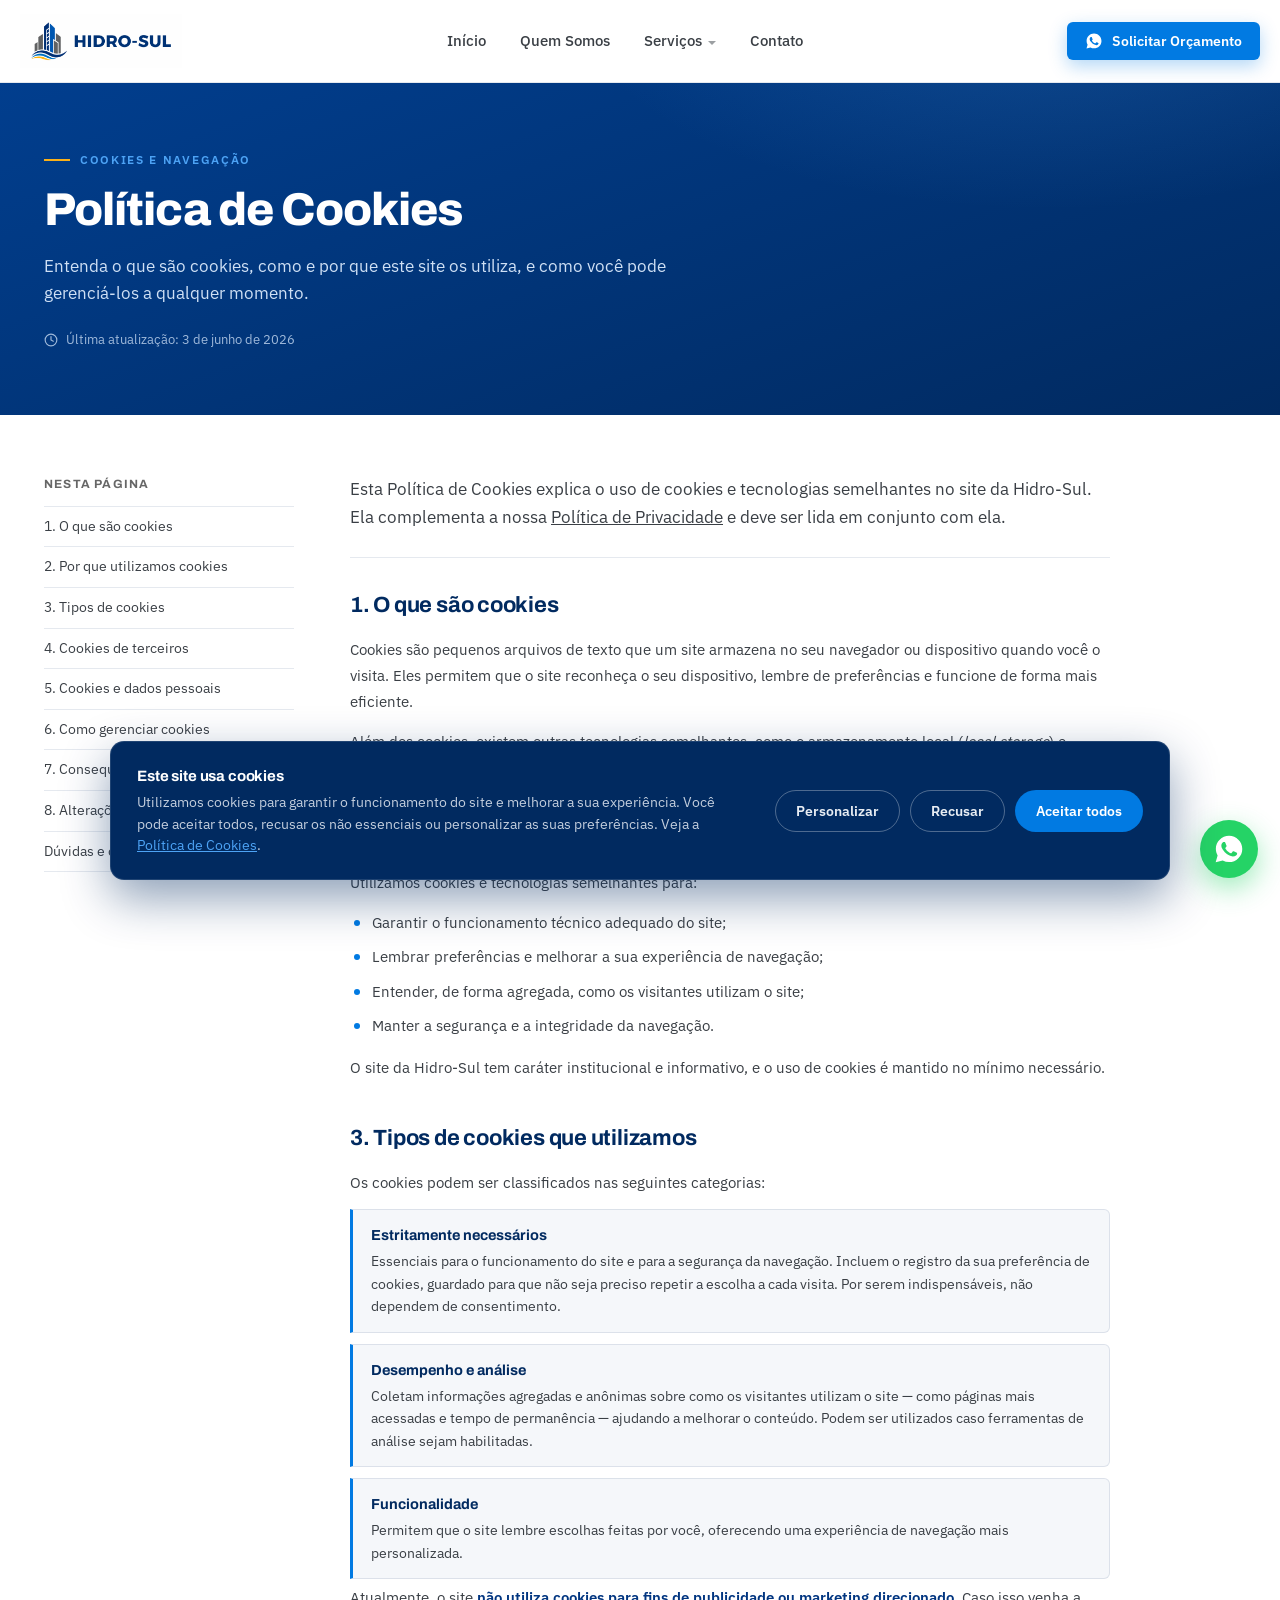
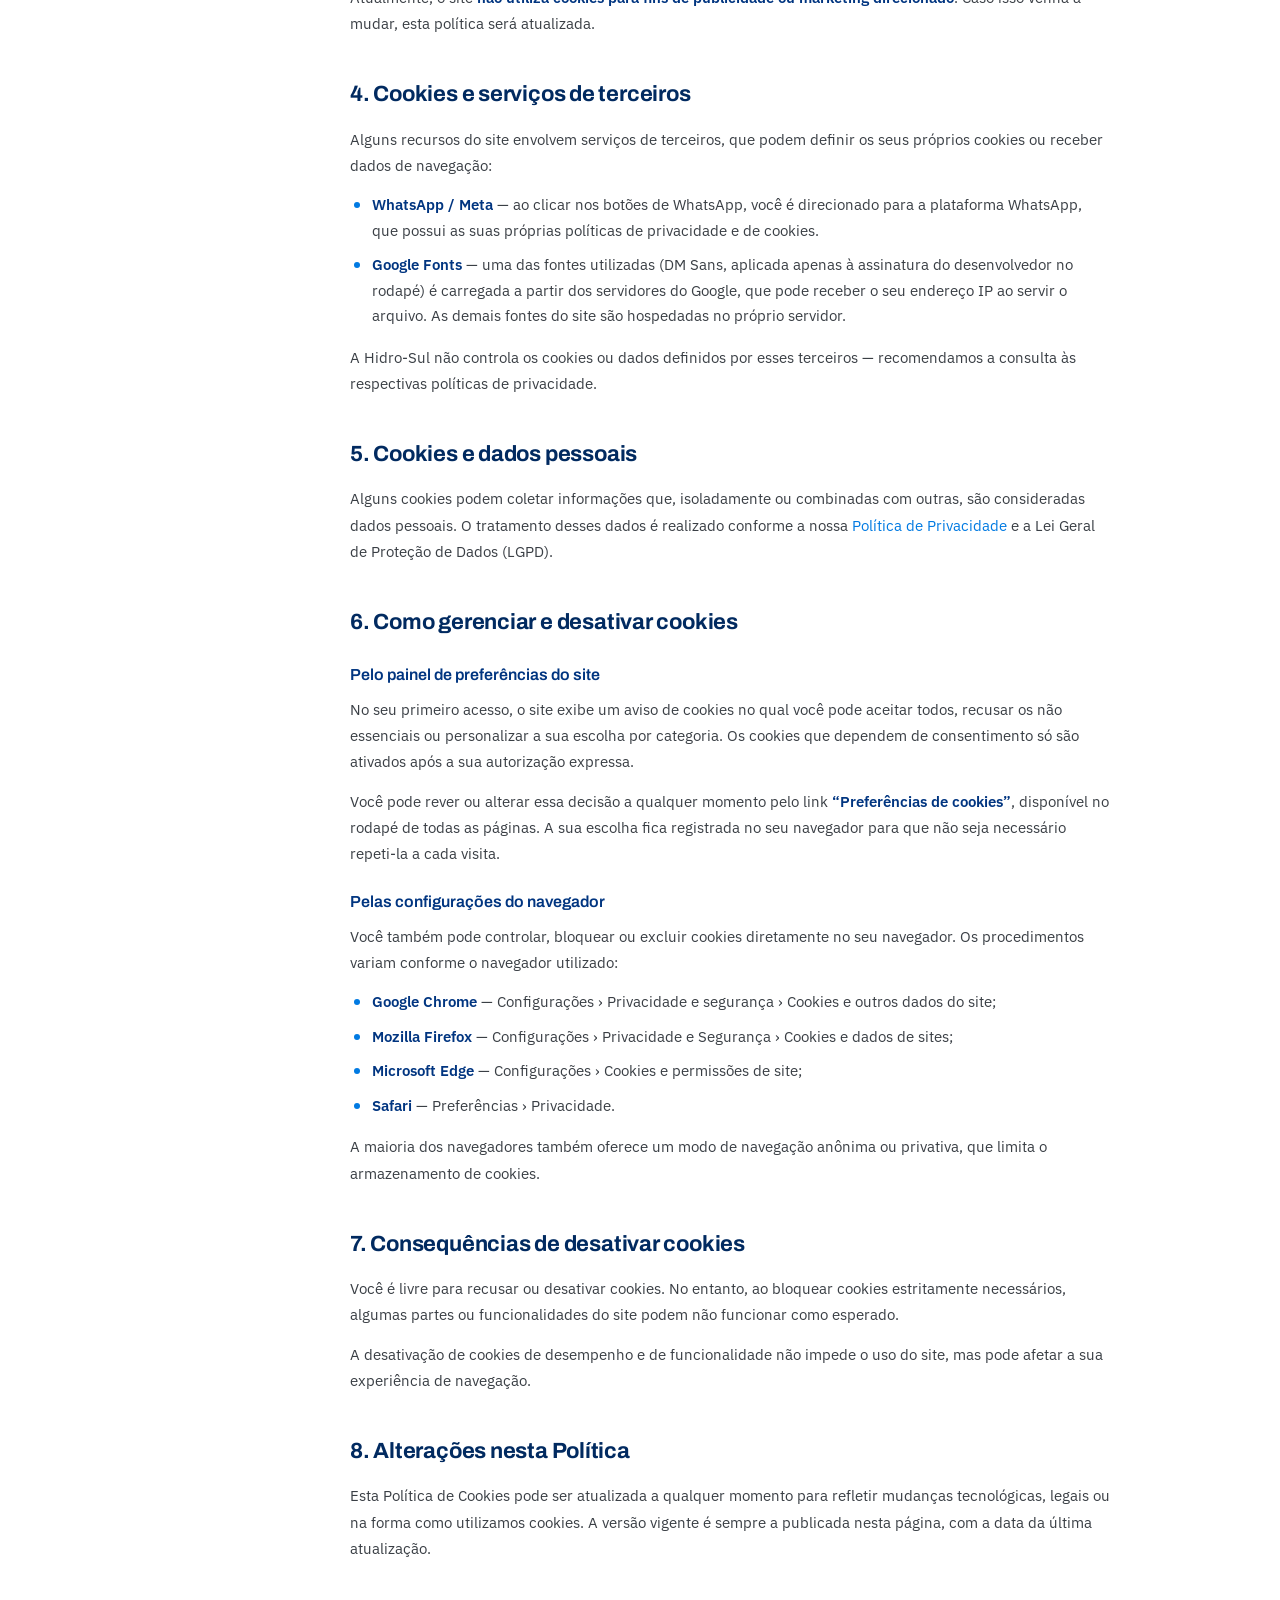
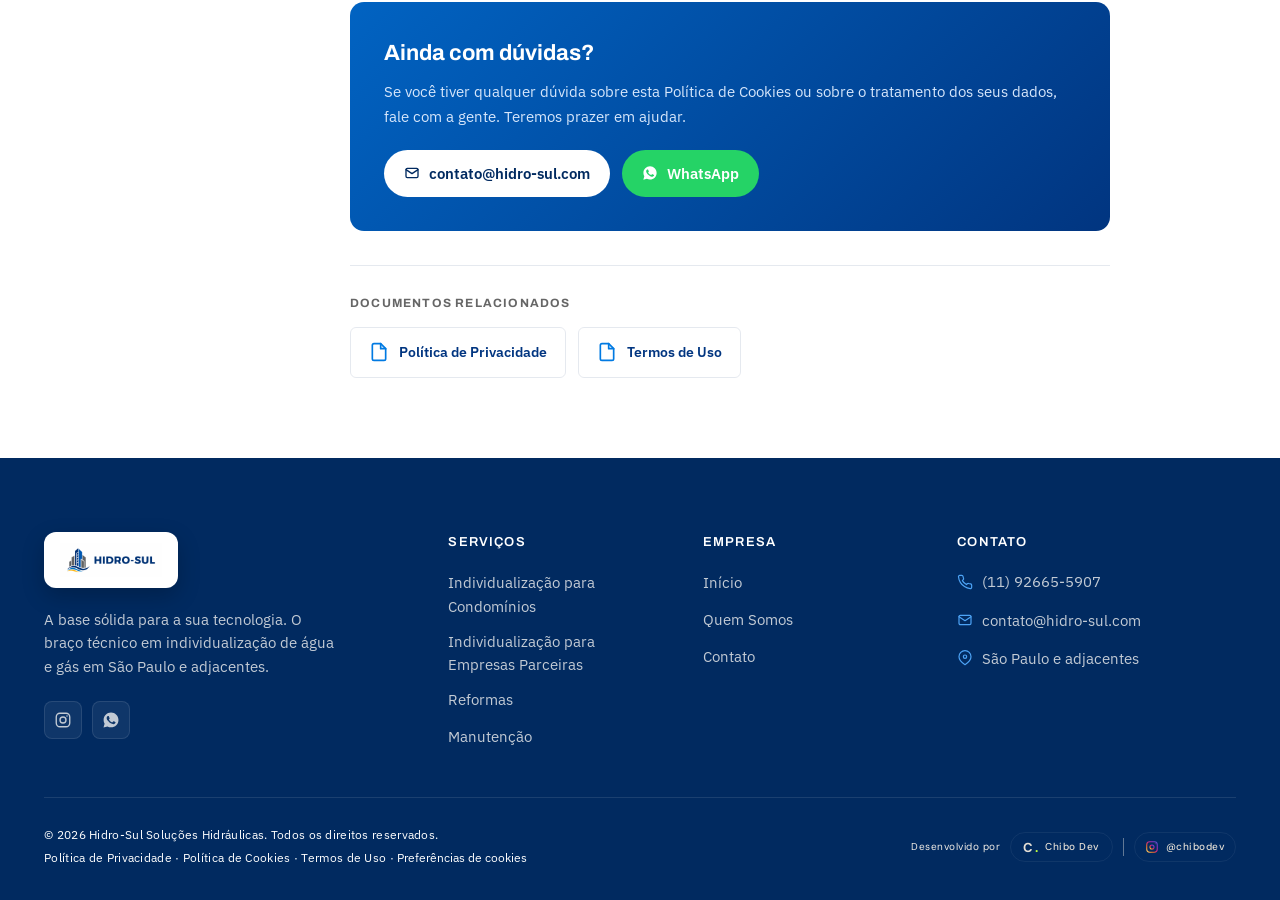
<file: politica-de-cookies.html>
<!DOCTYPE html>
<html lang="pt-BR">
<head>
<!-- Google Tag Manager -->
<script>(function(w,d,s,l,i){w[l]=w[l]||[];w[l].push({'gtm.start':
new Date().getTime(),event:'gtm.js'});var f=d.getElementsByTagName(s)[0],
j=d.createElement(s),dl=l!='dataLayer'?'&l='+l:'';j.async=true;j.src=
'https://www.googletagmanager.com/gtm.js?id='+i+dl;f.parentNode.insertBefore(j,f);
})(window,document,'script','dataLayer','GTM-KD4724SJ');</script>
<!-- End Google Tag Manager -->
<meta charset="UTF-8">
<meta name="viewport" content="width=device-width, initial-scale=1.0">
<script>document.documentElement.classList.add('js');</script>
<title>Política de Cookies | Hidro-Sul Soluções Hidráulicas</title>
<meta name="description" content="Política de Cookies da Hidro-Sul: o que são cookies, como e por que este site os utiliza, cookies de terceiros e como gerenciá-los, em conformidade com a LGPD.">
<meta name="robots" content="index, follow">
<meta name="theme-color" content="#012a60">
<link rel="canonical" href="https://hidro-sul.com/politica-de-cookies.html">
<meta property="og:title" content="Política de Cookies | Hidro-Sul">
<meta property="og:description" content="Como o site da Hidro-Sul utiliza cookies e como você pode gerenciá-los.">
<meta property="og:type" content="website">
<meta property="og:locale" content="pt_BR">
<link rel="preload" href="fonts/archivo-var.woff2" as="font" type="font/woff2" crossorigin>
<link rel="preload" href="fonts/ibmplexsans-var.woff2" as="font" type="font/woff2" crossorigin>
<link rel="preconnect" href="https://fonts.googleapis.com">
<link rel="preconnect" href="https://fonts.gstatic.com" crossorigin>
<link rel="stylesheet" href="https://fonts.googleapis.com/css2?family=DM+Sans:wght@400;500;700&display=swap">
<link rel="stylesheet" href="style.css">
<!-- Meta Pixel Code -->
<script>
!function(f,b,e,v,n,t,s)
{if(f.fbq)return;n=f.fbq=function(){n.callMethod?
n.callMethod.apply(n,arguments):n.queue.push(arguments)};
if(!f._fbq)f._fbq=n;n.push=n;n.loaded=!0;n.version='2.0';
n.queue=[];t=b.createElement(e);t.async=!0;
t.src=v;s=b.getElementsByTagName(e)[0];
s.parentNode.insertBefore(t,s)}(window, document,'script',
'https://connect.facebook.net/en_US/fbevents.js');
fbq('init', '1573244011132990');
fbq('track', 'PageView');
</script>
<noscript><img height="1" width="1" style="display:none"
src="https://www.facebook.com/tr?id=1573244011132990&ev=PageView&noscript=1"/></noscript>
<!-- End Meta Pixel Code -->
</head>
<body>
<!-- Google Tag Manager (noscript) -->
<noscript><iframe src="https://www.googletagmanager.com/ns.html?id=GTM-KD4724SJ"
height="0" width="0" style="display:none;visibility:hidden"></iframe></noscript>
<!-- End Google Tag Manager (noscript) -->

<header class="header">
  <div class="container header-inner">

    <!-- Logo -->
    <a href="index.html" class="logo" aria-label="Hidro-Sul — página inicial">
      <img class="logo-full" src="assets/hidro-sul-logo.png" alt="Hidro-Sul Soluções Hidráulicas" width="120" height="40" decoding="async">
    </a>

    <!-- Navegação desktop -->
    <nav class="nav" aria-label="Navegação principal">
      <a href="index.html" class="nav-link">Início</a>
      <a href="quem-somos.html" class="nav-link">Quem Somos</a>

      <div class="nav-item">
        <a href="#servicos" class="nav-link has-dropdown" aria-haspopup="true">Serviços</a>
        <div class="nav-dropdown" role="menu">
          <a href="condominios.html" class="nav-dropdown-item" role="menuitem">
            <span class="nav-dropdown-icon">
              <svg viewBox="0 0 24 24" fill="none" stroke="currentColor" stroke-width="2" stroke-linecap="round" stroke-linejoin="round"><path d="M6 21V5a1 1 0 0 1 1-1h10a1 1 0 0 1 1 1v16"/><path d="M3 21h18"/><path d="M9 8h.01M12 8h.01M15 8h.01M9 12h.01M12 12h.01M15 12h.01M10.5 21v-3.5h3V21"/></svg>
            </span>
            <span class="nav-dropdown-text">
              <span class="nav-dropdown-title">Individualização para Condomínios</span>
              <span class="nav-dropdown-desc">Individualização de água e adequações hidráulicas</span>
            </span>
          </a>
          <a href="empresas-parceiras.html" class="nav-dropdown-item" role="menuitem">
            <span class="nav-dropdown-icon">
              <svg viewBox="0 0 24 24" fill="none" stroke="currentColor" stroke-width="2" stroke-linecap="round" stroke-linejoin="round"><circle cx="8.9" cy="12" r="5"/><circle cx="15.1" cy="12" r="5"/></svg>
            </span>
            <span class="nav-dropdown-text">
              <span class="nav-dropdown-title">Individualização para Empresas Parceiras</span>
              <span class="nav-dropdown-desc">Você vende, a Hidro-Sul executa</span>
            </span>
          </a>
          <a href="reformas-hidraulicas.html" class="nav-dropdown-item" role="menuitem">
            <span class="nav-dropdown-icon">
              <svg viewBox="0 0 24 24" fill="none" stroke="currentColor" stroke-width="2" stroke-linecap="round" stroke-linejoin="round"><path d="M4 9a4 4 0 0 1 8 0"/><path d="M2.8 9H12.6"/><path d="M8 4.7v.7"/><path d="M5.3 9v1a2.7 2.7 0 0 0 5.4 0V9"/><path d="M2.6 20a5.4 5.4 0 0 1 10.8 0"/><path d="M19.65 7.35a2 2 0 0 0-2.7 2.7L13.8 13.2l1.5 1.5 3.15-3.15a2 2 0 0 0 2.7-2.7l-1.3 1.3-1.15-.3-.3-1.15 1.25-1.2Z"/></svg>
            </span>
            <span class="nav-dropdown-text">
              <span class="nav-dropdown-title">Reformas</span>
              <span class="nav-dropdown-desc">Apartamentos, áreas comuns e barriletes</span>
            </span>
          </a>
          <a href="manutencao-predial.html" class="nav-dropdown-item" role="menuitem">
            <span class="nav-dropdown-icon">
              <svg viewBox="0 0 24 24" fill="none" stroke="currentColor" stroke-width="2" stroke-linecap="round" stroke-linejoin="round"><path d="M6 22V4a2 2 0 0 1 2-2h8a2 2 0 0 1 2 2v18Z"/><path d="M6 12H4a2 2 0 0 0-2 2v6a2 2 0 0 0 2 2h2"/><path d="M18 9h2a2 2 0 0 1 2 2v9a2 2 0 0 1-2 2h-2"/><path d="M10 6h4"/><path d="M10 10h4"/><path d="M10 14h4"/><path d="M10 18h4"/></svg>
            </span>
            <span class="nav-dropdown-text">
              <span class="nav-dropdown-title">Manutenção</span>
              <span class="nav-dropdown-desc">Preventiva e corretiva para áreas comuns</span>
            </span>
          </a>
        </div>
      </div>

      <a href="contato.html" class="nav-link">Contato</a>
    </nav>

    <!-- CTA + menu mobile -->
    <div class="header-cta">
      <!-- TODO: atualizar número/contato antes do go-live -->
      <a href="https://wa.me/5511926655907?text=Ol%C3%A1%21%20Vim%20pelo%20site%20da%20Hidro-Sul%20e%20gostaria%20de%20solicitar%20um%20or%C3%A7amento." class="btn btn-primary btn-sm" target="_blank" rel="noopener">
        <svg viewBox="0 0 24 24" fill="currentColor" aria-hidden="true"><path d="M12.04 2C6.58 2 2.13 6.45 2.13 11.9c0 1.76.46 3.45 1.32 4.95L2 22l5.3-1.38a9.9 9.9 0 0 0 4.74 1.2h.01c5.46 0 9.91-4.45 9.91-9.9C21.96 6.45 17.5 2 12.04 2Zm5.8 14.16c-.25.69-1.45 1.32-1.99 1.37-.53.05-1.03.24-3.47-.72-2.92-1.15-4.79-4.13-4.94-4.32-.14-.2-1.18-1.57-1.18-2.99 0-1.42.74-2.12 1.01-2.41.26-.29.57-.36.76-.36l.55.01c.18.01.42-.07.65.5.25.61.84 2.11.91 2.26.07.15.12.32.02.52-.1.2-.15.32-.29.49-.15.17-.31.39-.44.52-.15.15-.3.31-.13.6.17.29.76 1.25 1.63 2.02 1.12 1 2.06 1.31 2.35 1.46.29.15.46.12.63-.07.17-.2.73-.85.92-1.14.2-.29.39-.24.66-.15.27.1 1.71.81 2 .96.29.15.49.22.56.34.07.12.07.69-.18 1.38Z"/></svg>
        Solicitar Orçamento
      </a>
      <button class="menu-toggle" aria-label="Abrir menu" aria-expanded="false" id="menuToggle">
        <svg viewBox="0 0 24 24" fill="none" stroke="currentColor" stroke-width="2" stroke-linecap="round"><path d="M3 6h18M3 12h18M3 18h18"/></svg>
      </button>
    </div>
  </div>

  <!-- Navegação mobile -->
  <div class="mobile-nav" id="mobileNav">
    <a href="index.html">Início</a>
    <a href="quem-somos.html">Quem Somos</a>
    <a href="condominios.html">Individualização para Condomínios</a>
    <a href="empresas-parceiras.html">Individualização para Empresas Parceiras</a>
    <a href="reformas-hidraulicas.html">Reformas</a>
    <a href="manutencao-predial.html">Manutenção</a>
    <a href="contato.html">Contato</a>
    <a href="https://wa.me/5511926655907?text=Ol%C3%A1%21%20Vim%20pelo%20site%20da%20Hidro-Sul%20e%20gostaria%20de%20solicitar%20um%20or%C3%A7amento." class="cta" target="_blank" rel="noopener">Solicitar Orçamento</a>
  </div>
</header>

<main>
<section class="page-hero">
  <div class="container">
    <div class="page-hero-inner reveal">
      <div class="page-hero-eyebrow">Cookies e navegação</div>
      <h1>Política de Cookies</h1>
      <p class="page-hero-lead">Entenda o que são cookies, como e por que este site os utiliza, e como você pode gerenciá-los a qualquer momento.</p>
      <div class="legal-hero-meta">
        <svg width="14" height="14" viewBox="0 0 24 24" fill="none" stroke="currentColor" stroke-width="2" stroke-linecap="round" stroke-linejoin="round" aria-hidden="true"><circle cx="12" cy="12" r="10"/><polyline points="12 6 12 12 16 14"/></svg>
        Última atualização: 3 de junho de 2026
      </div>
    </div>
  </div>
</section>
<section class="legal-section">
  <div class="container">
    <div class="legal-grid">
      <aside class="legal-toc">
        <div class="legal-toc-title">Nesta página</div>
        <ul class="legal-toc-list">
          <li><a href="#o-que-sao">1. O que são cookies</a></li>
          <li><a href="#por-que">2. Por que utilizamos cookies</a></li>
          <li><a href="#tipos">3. Tipos de cookies</a></li>
          <li><a href="#terceiros">4. Cookies de terceiros</a></li>
          <li><a href="#dados-pessoais">5. Cookies e dados pessoais</a></li>
          <li><a href="#gerenciar">6. Como gerenciar cookies</a></li>
          <li><a href="#consequencias">7. Consequências de desativar</a></li>
          <li><a href="#alteracoes">8. Alterações nesta Política</a></li>
          <li><a href="#contato">Dúvidas e contato</a></li>
        </ul>
      </aside>
      <div class="legal-content">
        <p class="legal-intro">Esta Política de Cookies explica o uso de cookies e tecnologias semelhantes no site da Hidro-Sul. Ela complementa a nossa <a href="politica-de-privacidade.html">Política de Privacidade</a> e deve ser lida em conjunto com ela.</p>

        <div class="legal-block">
          <h2 id="o-que-sao">1. O que são cookies</h2>
          <p>Cookies são pequenos arquivos de texto que um site armazena no seu navegador ou dispositivo quando você o visita. Eles permitem que o site reconheça o seu dispositivo, lembre de preferências e funcione de forma mais eficiente.</p>
          <p>Além dos cookies, existem outras tecnologias semelhantes, como o armazenamento local (<em>local storage</em>) e pixels, que cumprem funções parecidas e estão igualmente abrangidas por esta política.</p>
        </div>

        <div class="legal-block">
          <h2 id="por-que">2. Por que utilizamos cookies</h2>
          <p>Utilizamos cookies e tecnologias semelhantes para:</p>
          <ul>
            <li>Garantir o funcionamento técnico adequado do site;</li>
            <li>Lembrar preferências e melhorar a sua experiência de navegação;</li>
            <li>Entender, de forma agregada, como os visitantes utilizam o site;</li>
            <li>Manter a segurança e a integridade da navegação.</li>
          </ul>
          <p>O site da Hidro-Sul tem caráter institucional e informativo, e o uso de cookies é mantido no mínimo necessário.</p>
        </div>

        <div class="legal-block">
          <h2 id="tipos">3. Tipos de cookies que utilizamos</h2>
          <p>Os cookies podem ser classificados nas seguintes categorias:</p>
          <div class="legal-deflist">
            <div class="legal-defitem">
              <div class="legal-defitem-term">Estritamente necessários</div>
              <div class="legal-defitem-desc">Essenciais para o funcionamento do site e para a segurança da navegação. Incluem o registro da sua preferência de cookies, guardado para que não seja preciso repetir a escolha a cada visita. Por serem indispensáveis, não dependem de consentimento.</div>
            </div>
            <div class="legal-defitem">
              <div class="legal-defitem-term">Desempenho e análise</div>
              <div class="legal-defitem-desc">Coletam informações agregadas e anônimas sobre como os visitantes utilizam o site — como páginas mais acessadas e tempo de permanência — ajudando a melhorar o conteúdo. Podem ser utilizados caso ferramentas de análise sejam habilitadas.</div>
            </div>
            <div class="legal-defitem">
              <div class="legal-defitem-term">Funcionalidade</div>
              <div class="legal-defitem-desc">Permitem que o site lembre escolhas feitas por você, oferecendo uma experiência de navegação mais personalizada.</div>
            </div>
          </div>
          <p>Atualmente, o site <strong>não utiliza cookies para fins de publicidade ou marketing direcionado</strong>. Caso isso venha a mudar, esta política será atualizada.</p>
        </div>

        <div class="legal-block">
          <h2 id="terceiros">4. Cookies e serviços de terceiros</h2>
          <p>Alguns recursos do site envolvem serviços de terceiros, que podem definir os seus próprios cookies ou receber dados de navegação:</p>
          <ul>
            <li><strong>WhatsApp / Meta</strong> — ao clicar nos botões de WhatsApp, você é direcionado para a plataforma WhatsApp, que possui as suas próprias políticas de privacidade e de cookies.</li>
            <li><strong>Google Fonts</strong> — uma das fontes utilizadas (DM Sans, aplicada apenas à assinatura do desenvolvedor no rodapé) é carregada a partir dos servidores do Google, que pode receber o seu endereço IP ao servir o arquivo. As demais fontes do site são hospedadas no próprio servidor.</li>
          </ul>
          <p>A Hidro-Sul não controla os cookies ou dados definidos por esses terceiros — recomendamos a consulta às respectivas políticas de privacidade.</p>
        </div>

        <div class="legal-block">
          <h2 id="dados-pessoais">5. Cookies e dados pessoais</h2>
          <p>Alguns cookies podem coletar informações que, isoladamente ou combinadas com outras, são consideradas dados pessoais. O tratamento desses dados é realizado conforme a nossa <a href="politica-de-privacidade.html">Política de Privacidade</a> e a Lei Geral de Proteção de Dados (LGPD).</p>
        </div>

        <div class="legal-block">
          <h2 id="gerenciar">6. Como gerenciar e desativar cookies</h2>
          <h3>Pelo painel de preferências do site</h3>
          <p>No seu primeiro acesso, o site exibe um aviso de cookies no qual você pode aceitar todos, recusar os não essenciais ou personalizar a sua escolha por categoria. Os cookies que dependem de consentimento só são ativados após a sua autorização expressa.</p>
          <p>Você pode rever ou alterar essa decisão a qualquer momento pelo link <strong>“Preferências de cookies”</strong>, disponível no rodapé de todas as páginas. A sua escolha fica registrada no seu navegador para que não seja necessário repeti-la a cada visita.</p>
          <h3>Pelas configurações do navegador</h3>
          <p>Você também pode controlar, bloquear ou excluir cookies diretamente no seu navegador. Os procedimentos variam conforme o navegador utilizado:</p>
          <ul>
            <li><strong>Google Chrome</strong> — Configurações › Privacidade e segurança › Cookies e outros dados do site;</li>
            <li><strong>Mozilla Firefox</strong> — Configurações › Privacidade e Segurança › Cookies e dados de sites;</li>
            <li><strong>Microsoft Edge</strong> — Configurações › Cookies e permissões de site;</li>
            <li><strong>Safari</strong> — Preferências › Privacidade.</li>
          </ul>
          <p>A maioria dos navegadores também oferece um modo de navegação anônima ou privativa, que limita o armazenamento de cookies.</p>
        </div>

        <div class="legal-block">
          <h2 id="consequencias">7. Consequências de desativar cookies</h2>
          <p>Você é livre para recusar ou desativar cookies. No entanto, ao bloquear cookies estritamente necessários, algumas partes ou funcionalidades do site podem não funcionar como esperado.</p>
          <p>A desativação de cookies de desempenho e de funcionalidade não impede o uso do site, mas pode afetar a sua experiência de navegação.</p>
        </div>

        <div class="legal-block">
          <h2 id="alteracoes">8. Alterações nesta Política</h2>
          <p>Esta Política de Cookies pode ser atualizada a qualquer momento para refletir mudanças tecnológicas, legais ou na forma como utilizamos cookies. A versão vigente é sempre a publicada nesta página, com a data da última atualização.</p>
        </div>

        <div class="legal-contact" id="contato">
          <h2>Ainda com dúvidas?</h2>
          <p>Se você tiver qualquer dúvida sobre esta Política de Cookies ou sobre o tratamento dos seus dados, fale com a gente. Teremos prazer em ajudar.</p>
          <div class="legal-contact-links">
            <a href="mailto:contato@hidro-sul.com" class="lc-email"><svg width="16" height="16" viewBox="0 0 24 24" fill="none" stroke="currentColor" stroke-width="2" stroke-linecap="round" stroke-linejoin="round" aria-hidden="true"><rect x="3" y="5" width="18" height="14" rx="2"/><path d="m3 7 9 6 9-6"/></svg>contato@hidro-sul.com</a>
            <a href="https://wa.me/5511926655907" class="lc-wa" target="_blank" rel="noopener"><svg width="16" height="16" viewBox="0 0 24 24" fill="currentColor" aria-hidden="true"><path d="M12.04 2C6.58 2 2.13 6.45 2.13 11.9c0 1.76.46 3.45 1.32 4.95L2 22l5.3-1.38a9.9 9.9 0 0 0 4.74 1.2h.01c5.46 0 9.91-4.45 9.91-9.9C21.96 6.45 17.5 2 12.04 2Zm5.8 14.16c-.25.69-1.45 1.32-1.99 1.37-.53.05-1.03.24-3.47-.72-2.92-1.15-4.79-4.13-4.94-4.32-.14-.2-1.18-1.57-1.18-2.99 0-1.42.74-2.12 1.01-2.41.26-.29.57-.36.76-.36l.55.01c.18.01.42-.07.65.5.25.61.84 2.11.91 2.26.07.15.12.32.02.52-.1.2-.15.32-.29.49-.15.17-.31.39-.44.52-.15.15-.3.31-.13.6.17.29.76 1.25 1.63 2.02 1.12 1 2.06 1.31 2.35 1.46.29.15.46.12.63-.07.17-.2.73-.85.92-1.14.2-.29.39-.24.66-.15.27.1 1.71.81 2 .96.29.15.49.22.56.34.07.12.07.69-.18 1.38Z"/></svg>WhatsApp</a>
          </div>
        </div>

        <div class="legal-related">
          <div class="legal-related-title">Documentos relacionados</div>
          <div class="legal-related-list">
            <a href="politica-de-privacidade.html" class="legal-related-card"><svg width="20" height="20" viewBox="0 0 24 24" fill="none" stroke="currentColor" stroke-width="2" stroke-linecap="round" stroke-linejoin="round" aria-hidden="true"><path d="M14 2H6a2 2 0 0 0-2 2v16a2 2 0 0 0 2 2h12a2 2 0 0 0 2-2V8z"/><polyline points="14 2 14 8 20 8"/></svg><span>Política de Privacidade</span></a>
            <a href="termos-de-uso.html" class="legal-related-card"><svg width="20" height="20" viewBox="0 0 24 24" fill="none" stroke="currentColor" stroke-width="2" stroke-linecap="round" stroke-linejoin="round" aria-hidden="true"><path d="M14 2H6a2 2 0 0 0-2 2v16a2 2 0 0 0 2 2h12a2 2 0 0 0 2-2V8z"/><polyline points="14 2 14 8 20 8"/></svg><span>Termos de Uso</span></a>
          </div>
        </div>

      </div>
    </div>
  </div>
</section>
</main>

<footer class="footer">
  <div class="container">
    <div class="footer-grid reveal-stagger">

      <!-- Marca -->
      <div class="footer-brand">
        <a href="index.html" class="logo" aria-label="Hidro-Sul">
          <img class="logo-full" src="assets/hidro-sul-logo.png" alt="Hidro-Sul Soluções Hidráulicas" width="120" height="40" loading="lazy" decoding="async">
        </a>
        <p class="footer-tagline">A base sólida para a sua tecnologia. O braço técnico em individualização de água e gás em São Paulo e adjacentes.</p>
        <div class="footer-social">
          <a href="https://instagram.com/" target="_blank" rel="noopener" aria-label="Instagram">
            <svg viewBox="0 0 24 24" fill="none" stroke="currentColor" stroke-width="1.8"><rect x="3" y="3" width="18" height="18" rx="5"/><circle cx="12" cy="12" r="4"/><circle cx="17.3" cy="6.7" r="1" fill="currentColor" stroke="none"/></svg>
          </a>
          <!-- TODO: atualizar número do WhatsApp -->
          <a href="https://wa.me/5511926655907?text=Ol%C3%A1%21%20Encontrei%20o%20contato%20de%20voc%C3%AAs%20no%20site%20e%20gostaria%20de%20mais%20informa%C3%A7%C3%B5es." target="_blank" rel="noopener" aria-label="WhatsApp">
            <svg viewBox="0 0 24 24" fill="currentColor"><path d="M12.04 2C6.58 2 2.13 6.45 2.13 11.9c0 1.76.46 3.45 1.32 4.95L2 22l5.3-1.38a9.9 9.9 0 0 0 4.74 1.2h.01c5.46 0 9.91-4.45 9.91-9.9C21.96 6.45 17.5 2 12.04 2Zm5.8 14.16c-.25.69-1.45 1.32-1.99 1.37-.53.05-1.03.24-3.47-.72-2.92-1.15-4.79-4.13-4.94-4.32-.14-.2-1.18-1.57-1.18-2.99 0-1.42.74-2.12 1.01-2.41.26-.29.57-.36.76-.36l.55.01c.18.01.42-.07.65.5.25.61.84 2.11.91 2.26.07.15.12.32.02.52-.1.2-.15.32-.29.49-.15.17-.31.39-.44.52-.15.15-.3.31-.13.6.17.29.76 1.25 1.63 2.02 1.12 1 2.06 1.31 2.35 1.46.29.15.46.12.63-.07.17-.2.73-.85.92-1.14.2-.29.39-.24.66-.15.27.1 1.71.81 2 .96.29.15.49.22.56.34.07.12.07.69-.18 1.38Z"/></svg>
          </a>
        </div>
      </div>

      <!-- Serviços -->
      <div>
        <h3 class="footer-title">Serviços</h3>
        <ul class="footer-list">
          <li><a href="condominios.html">Individualização para Condomínios</a></li>
          <li><a href="empresas-parceiras.html">Individualização para Empresas Parceiras</a></li>
          <li><a href="reformas-hidraulicas.html">Reformas</a></li>
          <li><a href="manutencao-predial.html">Manutenção</a></li>
        </ul>
      </div>

      <!-- Empresa -->
      <div>
        <h3 class="footer-title">Empresa</h3>
        <ul class="footer-list">
          <li><a href="index.html">Início</a></li>
          <li><a href="quem-somos.html">Quem Somos</a></li>
          <li><a href="contato.html">Contato</a></li>
        </ul>
      </div>

      <!-- Contato -->
      <div>
        <h3 class="footer-title">Contato</h3>
        <ul class="footer-list">
          <!-- TODO: atualizar telefone/e-mail/WhatsApp -->
          <li><a href="tel:+5511926655907"><svg viewBox="0 0 24 24" fill="none" stroke="currentColor" stroke-width="1.8" stroke-linecap="round" stroke-linejoin="round"><path d="M22 16.9v3a2 2 0 0 1-2.2 2 19.8 19.8 0 0 1-8.6-3 19.5 19.5 0 0 1-6-6 19.8 19.8 0 0 1-3-8.7A2 2 0 0 1 4.1 2h3a2 2 0 0 1 2 1.7c.1 1 .4 1.9.7 2.8a2 2 0 0 1-.5 2.1L8.1 9.9a16 16 0 0 0 6 6l1.3-1.3a2 2 0 0 1 2.1-.4c.9.3 1.8.6 2.8.7a2 2 0 0 1 1.7 2Z"/></svg>(11) 92665-5907</a></li>
          <li><a href="mailto:contato@hidro-sul.com"><svg viewBox="0 0 24 24" fill="none" stroke="currentColor" stroke-width="1.8" stroke-linecap="round" stroke-linejoin="round"><rect x="3" y="5" width="18" height="14" rx="2"/><path d="m3 7 9 6 9-6"/></svg>contato@hidro-sul.com</a></li>
          <li><a href="contato.html"><svg viewBox="0 0 24 24" fill="none" stroke="currentColor" stroke-width="1.8" stroke-linecap="round" stroke-linejoin="round"><path d="M21 10c0 6-9 12-9 12s-9-6-9-12a9 9 0 0 1 18 0Z"/><circle cx="12" cy="10" r="2.5"/></svg>São Paulo e adjacentes</a></li>
        </ul>
      </div>

    </div>

    <div class="footer-bottom">
      <div class="footer-copyright">
        © 2026 Hidro-Sul Soluções Hidráulicas. Todos os direitos reservados.<br>
        <span class="footer-legal"><a href="politica-de-privacidade.html">Política de Privacidade</a> · <a href="politica-de-cookies.html">Política de Cookies</a> · <a href="termos-de-uso.html">Termos de Uso</a></span>
      </div>
      <div class="footer-signature">
        <span class="footer-signature-label">Desenvolvido por</span>
        <div class="footer-signature-pills">
          <a href="https://chibodev.com" target="_blank" rel="noopener noreferrer" aria-label="Chibo Dev — site oficial">
            <span class="chibo-mark" aria-hidden="true">C<span>.</span></span>
            <span class="chibo-name">Chibo Dev</span>
          </a>
          <span class="footer-signature-divider" aria-hidden="true"></span>
          <a href="https://instagram.com/chibodev" target="_blank" rel="noopener noreferrer" class="is-ig is-ig-color" aria-label="Instagram @chibodev">
            <svg class="ig-icon" viewBox="0 0 24 24" fill="none" stroke-width="1.8" stroke-linecap="round" stroke-linejoin="round" aria-hidden="true">
              <defs>
                <linearGradient id="ig-grad" x1="0%" y1="100%" x2="100%" y2="0%">
                  <stop offset="0%" stop-color="#FEDA75"/>
                  <stop offset="25%" stop-color="#FA7E1E"/>
                  <stop offset="50%" stop-color="#D62976"/>
                  <stop offset="75%" stop-color="#962FBF"/>
                  <stop offset="100%" stop-color="#4F5BD5"/>
                </linearGradient>
              </defs>
              <rect x="3" y="3" width="18" height="18" rx="5" stroke="url(#ig-grad)"/>
              <circle cx="12" cy="12" r="3.5" stroke="url(#ig-grad)"/>
              <circle cx="17.5" cy="6.5" r="0.8" fill="url(#ig-grad)" stroke="none"/>
            </svg>
            @chibodev
          </a>
        </div>
      </div>
    </div>
  </div>
</footer>

<a href="https://wa.me/5511926655907" class="wa-float" id="waFloat" target="_blank" rel="noopener" aria-label="Fale conosco pelo WhatsApp">
  <svg viewBox="0 0 24 24" fill="currentColor" aria-hidden="true"><path d="M12.04 2C6.58 2 2.13 6.45 2.13 11.9c0 1.76.46 3.45 1.32 4.95L2 22l5.3-1.38a9.9 9.9 0 0 0 4.74 1.2h.01c5.46 0 9.91-4.45 9.91-9.9C21.96 6.45 17.5 2 12.04 2Zm5.8 14.16c-.25.69-1.45 1.32-1.99 1.37-.53.05-1.03.24-3.47-.72-2.92-1.15-4.79-4.13-4.94-4.32-.14-.2-1.18-1.57-1.18-2.99 0-1.42.74-2.12 1.01-2.41.26-.29.57-.36.76-.36l.55.01c.18.01.42-.07.65.5.25.61.84 2.11.91 2.26.07.15.12.32.02.52-.1.2-.15.32-.29.49-.15.17-.31.39-.44.52-.15.15-.3.31-.13.6.17.29.76 1.25 1.63 2.02 1.12 1 2.06 1.31 2.35 1.46.29.15.46.12.63-.07.17-.2.73-.85.92-1.14.2-.29.39-.24.66-.15.27.1 1.71.81 2 .96.29.15.49.22.56.34.07.12.07.69-.18 1.38Z"/></svg>
</a>

<!-- ============================ SCRIPTS ============================ -->
<script>
  // Menu mobile
  (function(){
    var t = document.getElementById('menuToggle');
    var m = document.getElementById('mobileNav');
    if(t && m){
      t.addEventListener('click', function(){
        var open = m.classList.toggle('open');
        t.setAttribute('aria-expanded', open ? 'true' : 'false');
      });
    }
    // Dropdown por toque (mobile/tablet): abre no clique
    document.querySelectorAll('.nav-item').forEach(function(item){
      var link = item.querySelector('.has-dropdown');
      if(!link) return;
      link.addEventListener('click', function(e){
        if(window.matchMedia('(hover: none)').matches){
          e.preventDefault();
          var isOpen = item.getAttribute('data-open') === 'true';
          item.setAttribute('data-open', isOpen ? 'false' : 'true');
        }
      });
    });
    // Esconde o WhatsApp flutuante ao chegar no footer (não passa por cima dele)
    var wa = document.getElementById('waFloat');
    var footer = document.querySelector('.footer');
    if(wa && footer && 'IntersectionObserver' in window){
      var obs = new IntersectionObserver(function(entries){
        entries.forEach(function(e){ wa.classList.toggle('is-hidden', e.isIntersecting); });
      }, {rootMargin:'0px 0px -8% 0px'});
      obs.observe(footer);
    }

    // Animações de entrada no scroll
    var revealEls = document.querySelectorAll('.reveal, .reveal-stagger');
    if('IntersectionObserver' in window){
      var ro = new IntersectionObserver(function(entries){
        entries.forEach(function(e){
          if(e.isIntersecting){ e.target.classList.add('in'); ro.unobserve(e.target); }
        });
      }, {threshold:0.12, rootMargin:'0px 0px -8% 0px'});
      revealEls.forEach(function(el){ ro.observe(el); });
    } else {
      revealEls.forEach(function(el){ el.classList.add('in'); });
    }
  })();
</script>

<!-- Banner de cookies (LGPD) — injeta o próprio CSS e markup -->
<script src="cookie-consent.js" defer></script>

</body>
</html>
</file>
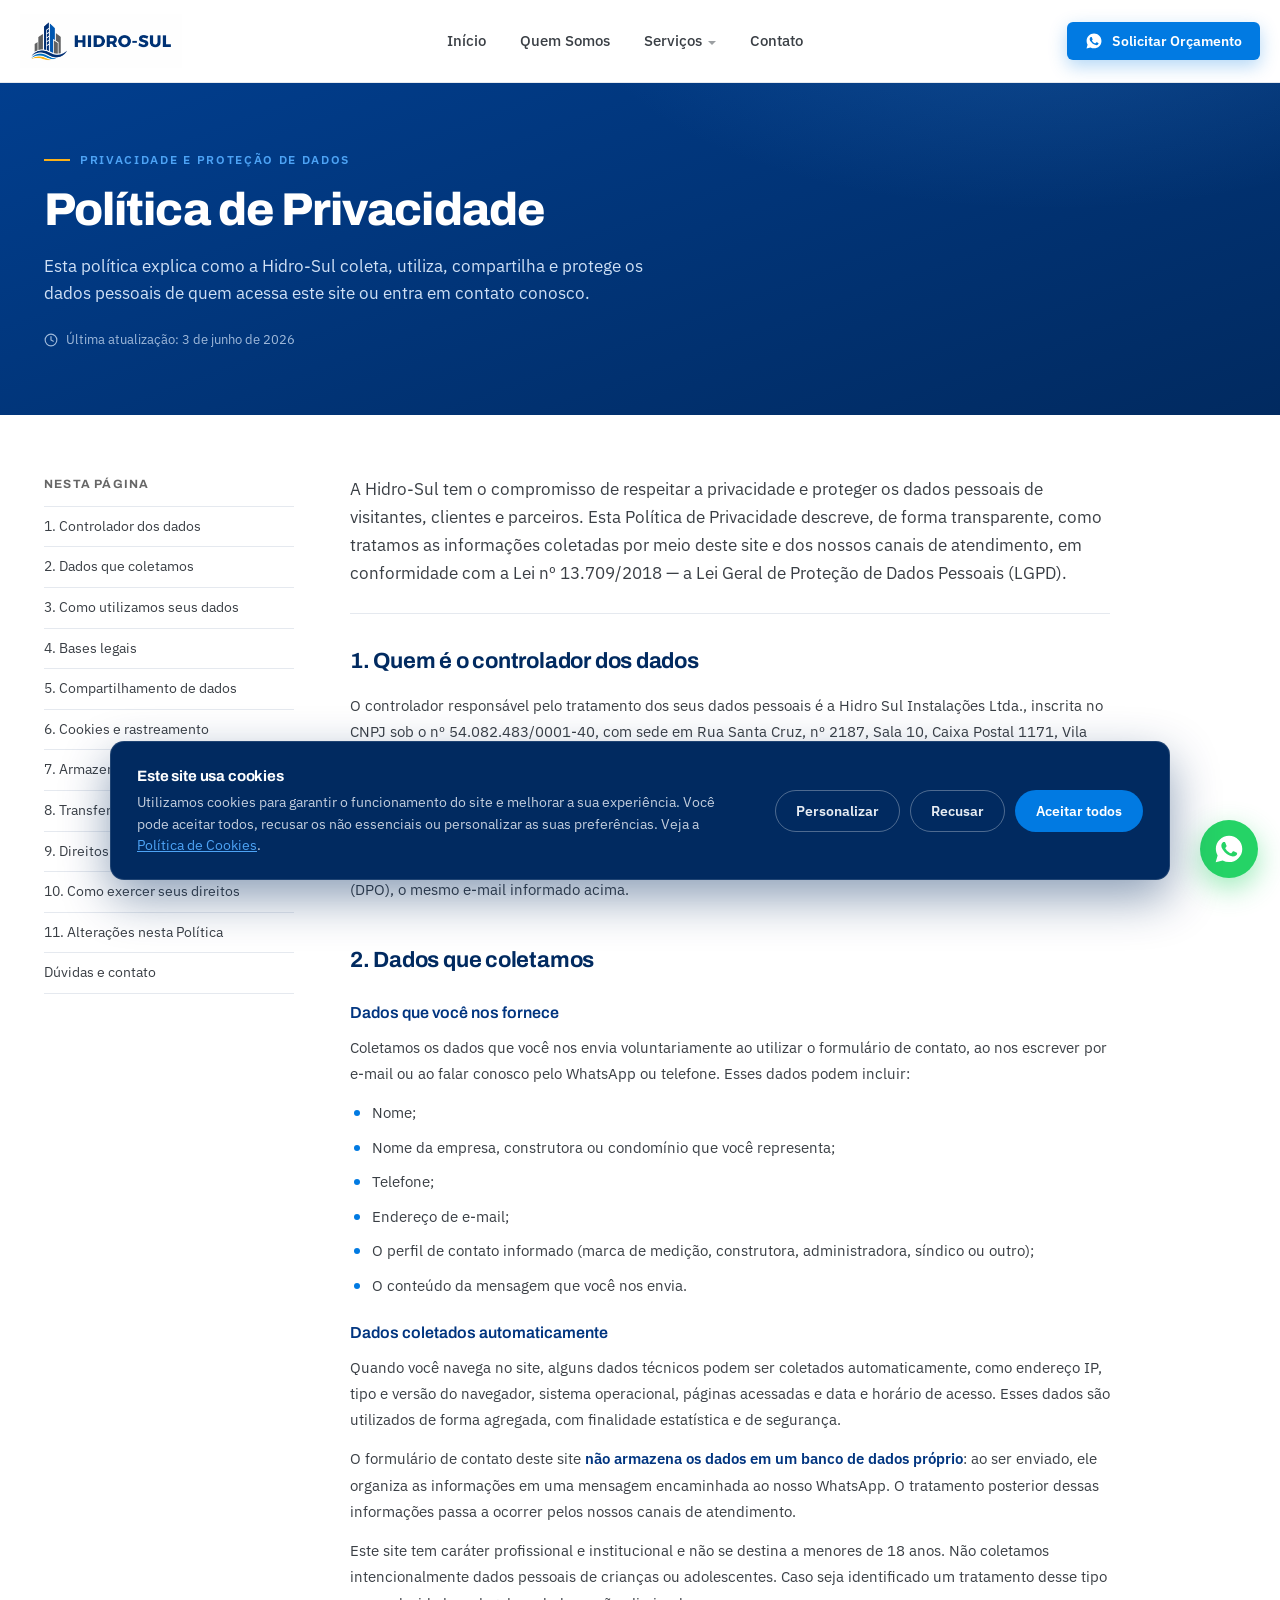
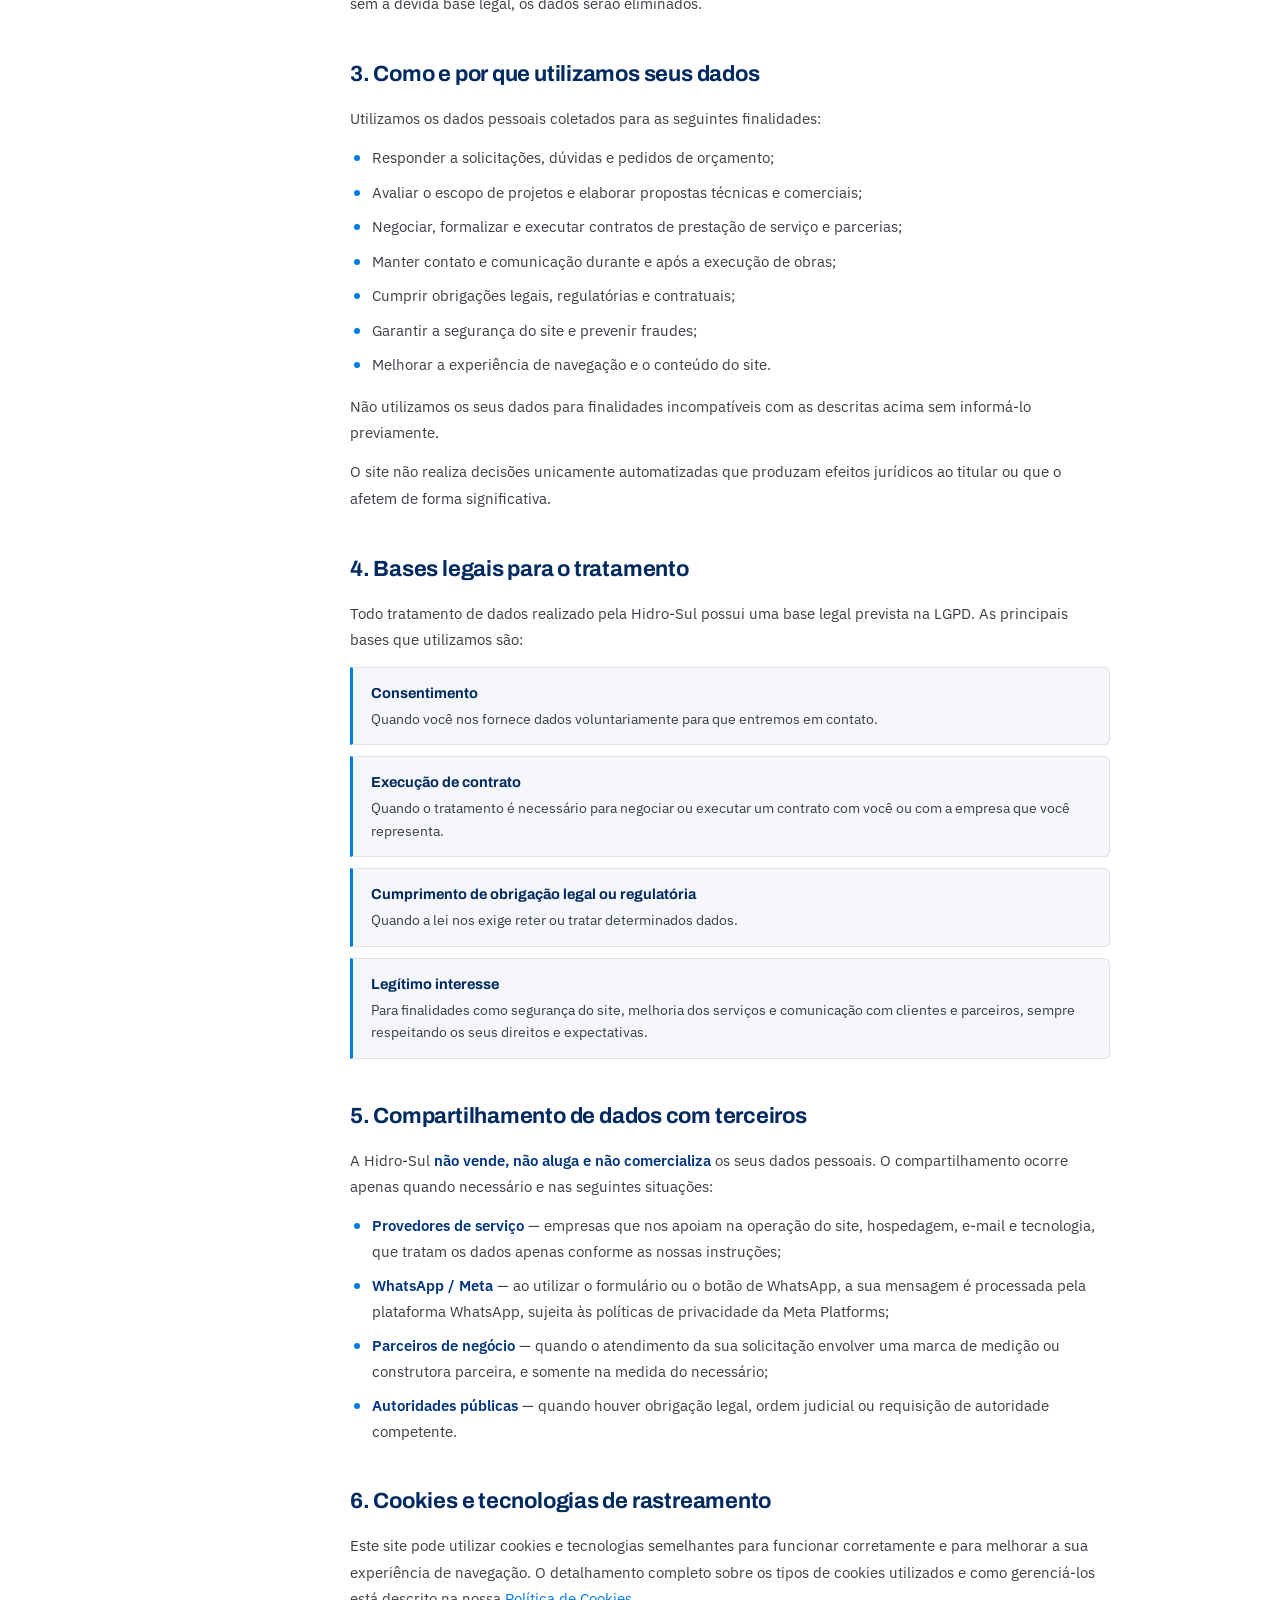
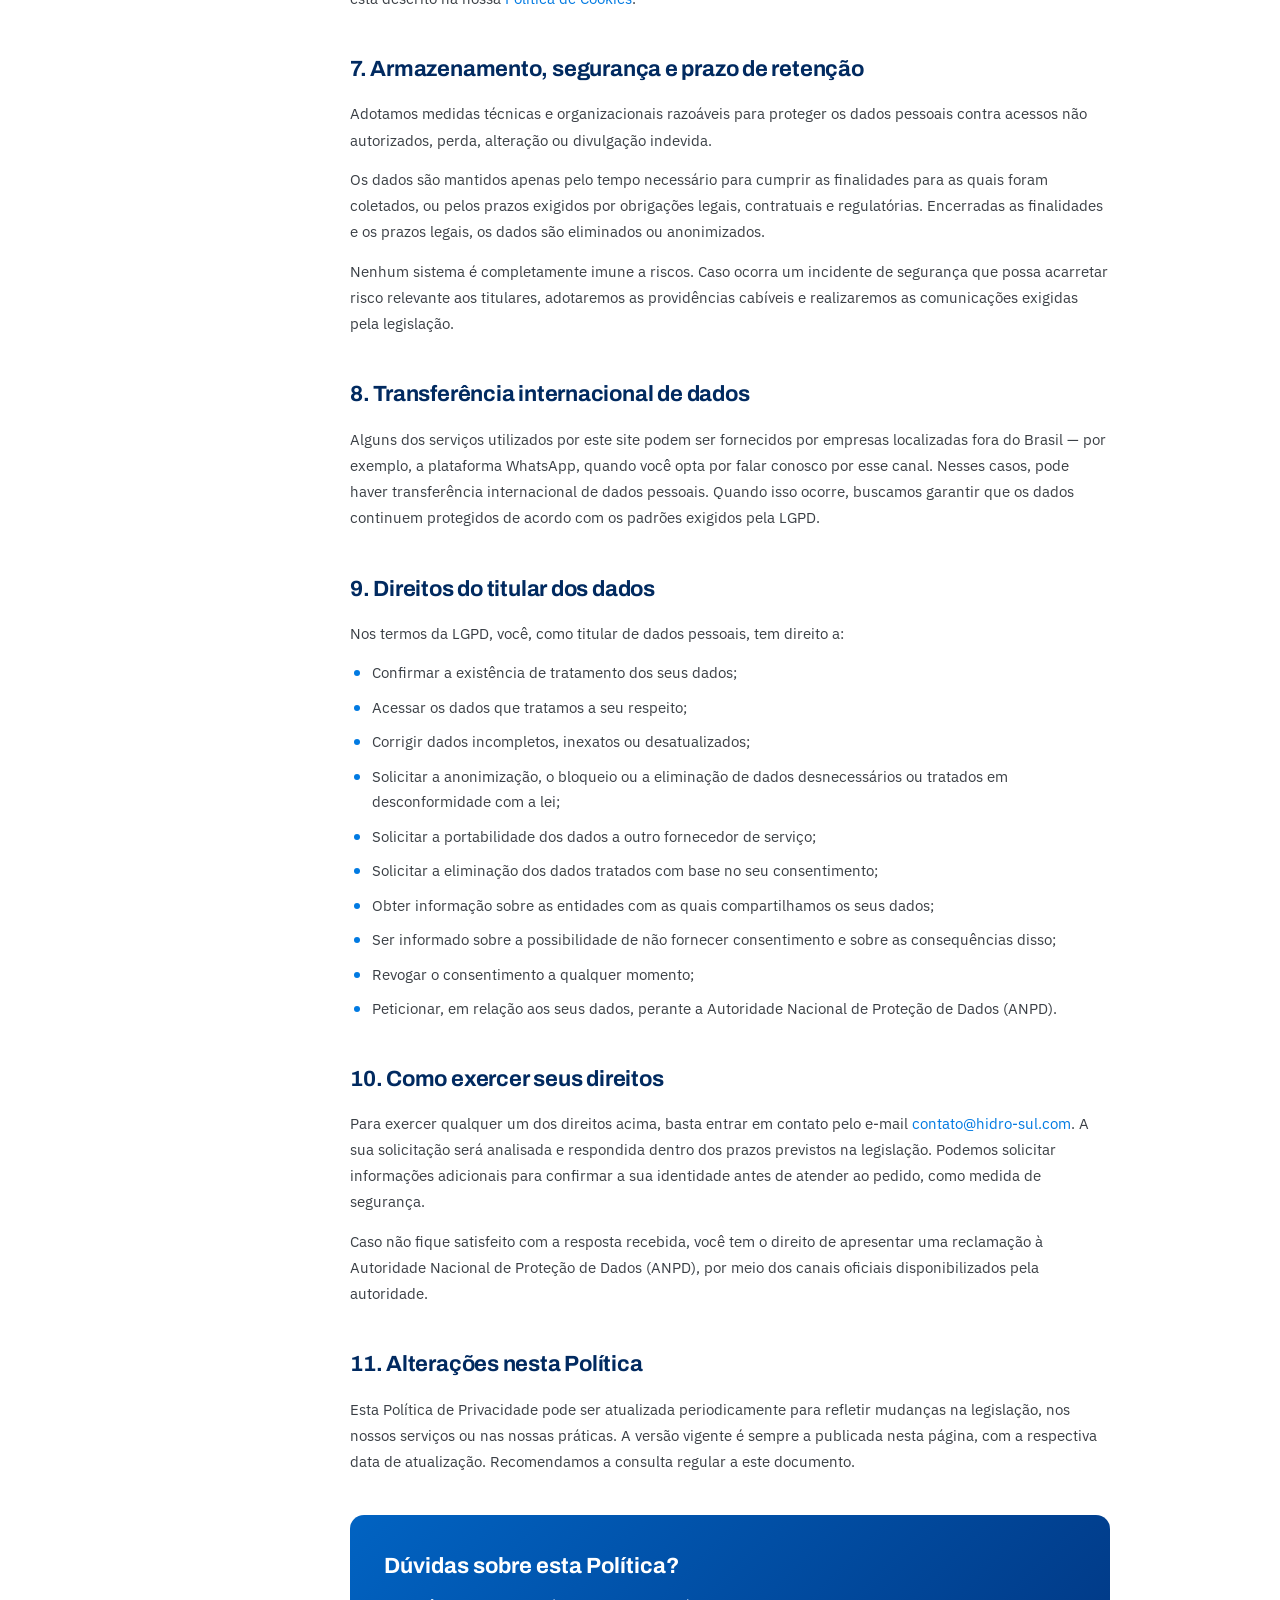
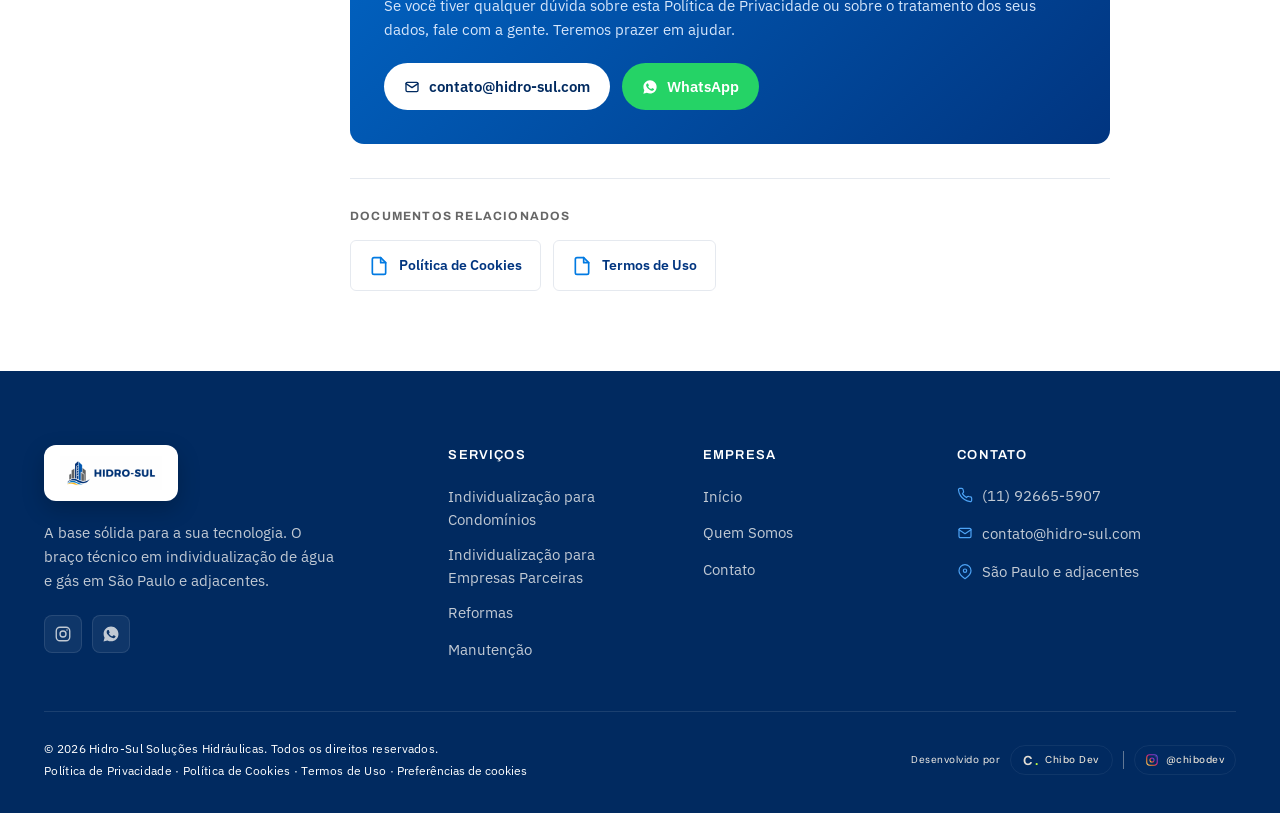
<file: politica-de-privacidade.html>
<!DOCTYPE html>
<html lang="pt-BR">
<head>
<!-- Google Tag Manager -->
<script>(function(w,d,s,l,i){w[l]=w[l]||[];w[l].push({'gtm.start':
new Date().getTime(),event:'gtm.js'});var f=d.getElementsByTagName(s)[0],
j=d.createElement(s),dl=l!='dataLayer'?'&l='+l:'';j.async=true;j.src=
'https://www.googletagmanager.com/gtm.js?id='+i+dl;f.parentNode.insertBefore(j,f);
})(window,document,'script','dataLayer','GTM-KD4724SJ');</script>
<!-- End Google Tag Manager -->
<meta charset="UTF-8">
<meta name="viewport" content="width=device-width, initial-scale=1.0">
<script>document.documentElement.classList.add('js');</script>
<title>Política de Privacidade | Hidro-Sul Soluções Hidráulicas</title>
<meta name="description" content="Política de Privacidade da Hidro-Sul: como coletamos, usamos, compartilhamos e protegemos os dados pessoais de visitantes, clientes e parceiros, em conformidade com a LGPD.">
<meta name="robots" content="index, follow">
<meta name="theme-color" content="#012a60">
<link rel="canonical" href="https://hidro-sul.com/politica-de-privacidade.html">

<meta property="og:title" content="Política de Privacidade | Hidro-Sul">
<meta property="og:description" content="Como a Hidro-Sul trata os dados pessoais, em conformidade com a Lei Geral de Proteção de Dados (LGPD).">
<meta property="og:type" content="website">
<meta property="og:locale" content="pt_BR">

<link rel="preload" href="fonts/archivo-var.woff2" as="font" type="font/woff2" crossorigin>
<link rel="preload" href="fonts/ibmplexsans-var.woff2" as="font" type="font/woff2" crossorigin>
<link rel="preconnect" href="https://fonts.googleapis.com">
<link rel="preconnect" href="https://fonts.gstatic.com" crossorigin>
<link rel="stylesheet" href="https://fonts.googleapis.com/css2?family=DM+Sans:wght@400;500;700&display=swap">
<link rel="stylesheet" href="style.css">
<!-- Meta Pixel Code -->
<script>
!function(f,b,e,v,n,t,s)
{if(f.fbq)return;n=f.fbq=function(){n.callMethod?
n.callMethod.apply(n,arguments):n.queue.push(arguments)};
if(!f._fbq)f._fbq=n;n.push=n;n.loaded=!0;n.version='2.0';
n.queue=[];t=b.createElement(e);t.async=!0;
t.src=v;s=b.getElementsByTagName(e)[0];
s.parentNode.insertBefore(t,s)}(window, document,'script',
'https://connect.facebook.net/en_US/fbevents.js');
fbq('init', '1573244011132990');
fbq('track', 'PageView');
</script>
<noscript><img height="1" width="1" style="display:none"
src="https://www.facebook.com/tr?id=1573244011132990&ev=PageView&noscript=1"/></noscript>
<!-- End Meta Pixel Code -->
</head>
<body>
<!-- Google Tag Manager (noscript) -->
<noscript><iframe src="https://www.googletagmanager.com/ns.html?id=GTM-KD4724SJ"
height="0" width="0" style="display:none;visibility:hidden"></iframe></noscript>
<!-- End Google Tag Manager (noscript) -->

<header class="header">
  <div class="container header-inner">

    <!-- Logo -->
    <a href="index.html" class="logo" aria-label="Hidro-Sul — página inicial">
      <img class="logo-full" src="assets/hidro-sul-logo.png" alt="Hidro-Sul Soluções Hidráulicas" width="120" height="40" decoding="async">
    </a>

    <!-- Navegação desktop -->
    <nav class="nav" aria-label="Navegação principal">
      <a href="index.html" class="nav-link">Início</a>
      <a href="quem-somos.html" class="nav-link">Quem Somos</a>

      <div class="nav-item">
        <a href="#servicos" class="nav-link has-dropdown" aria-haspopup="true">Serviços</a>
        <div class="nav-dropdown" role="menu">
          <a href="condominios.html" class="nav-dropdown-item" role="menuitem">
            <span class="nav-dropdown-icon">
              <svg viewBox="0 0 24 24" fill="none" stroke="currentColor" stroke-width="2" stroke-linecap="round" stroke-linejoin="round"><path d="M6 21V5a1 1 0 0 1 1-1h10a1 1 0 0 1 1 1v16"/><path d="M3 21h18"/><path d="M9 8h.01M12 8h.01M15 8h.01M9 12h.01M12 12h.01M15 12h.01M10.5 21v-3.5h3V21"/></svg>
            </span>
            <span class="nav-dropdown-text">
              <span class="nav-dropdown-title">Individualização para Condomínios</span>
              <span class="nav-dropdown-desc">Individualização de água e adequações hidráulicas</span>
            </span>
          </a>
          <a href="empresas-parceiras.html" class="nav-dropdown-item" role="menuitem">
            <span class="nav-dropdown-icon">
              <svg viewBox="0 0 24 24" fill="none" stroke="currentColor" stroke-width="2" stroke-linecap="round" stroke-linejoin="round"><circle cx="8.9" cy="12" r="5"/><circle cx="15.1" cy="12" r="5"/></svg>
            </span>
            <span class="nav-dropdown-text">
              <span class="nav-dropdown-title">Individualização para Empresas Parceiras</span>
              <span class="nav-dropdown-desc">Você vende, a Hidro-Sul executa</span>
            </span>
          </a>
          <a href="reformas-hidraulicas.html" class="nav-dropdown-item" role="menuitem">
            <span class="nav-dropdown-icon">
              <svg viewBox="0 0 24 24" fill="none" stroke="currentColor" stroke-width="2" stroke-linecap="round" stroke-linejoin="round"><path d="M4 9a4 4 0 0 1 8 0"/><path d="M2.8 9H12.6"/><path d="M8 4.7v.7"/><path d="M5.3 9v1a2.7 2.7 0 0 0 5.4 0V9"/><path d="M2.6 20a5.4 5.4 0 0 1 10.8 0"/><path d="M19.65 7.35a2 2 0 0 0-2.7 2.7L13.8 13.2l1.5 1.5 3.15-3.15a2 2 0 0 0 2.7-2.7l-1.3 1.3-1.15-.3-.3-1.15 1.25-1.2Z"/></svg>
            </span>
            <span class="nav-dropdown-text">
              <span class="nav-dropdown-title">Reformas</span>
              <span class="nav-dropdown-desc">Apartamentos, áreas comuns e barriletes</span>
            </span>
          </a>
          <a href="manutencao-predial.html" class="nav-dropdown-item" role="menuitem">
            <span class="nav-dropdown-icon">
              <svg viewBox="0 0 24 24" fill="none" stroke="currentColor" stroke-width="2" stroke-linecap="round" stroke-linejoin="round"><path d="M6 22V4a2 2 0 0 1 2-2h8a2 2 0 0 1 2 2v18Z"/><path d="M6 12H4a2 2 0 0 0-2 2v6a2 2 0 0 0 2 2h2"/><path d="M18 9h2a2 2 0 0 1 2 2v9a2 2 0 0 1-2 2h-2"/><path d="M10 6h4"/><path d="M10 10h4"/><path d="M10 14h4"/><path d="M10 18h4"/></svg>
            </span>
            <span class="nav-dropdown-text">
              <span class="nav-dropdown-title">Manutenção</span>
              <span class="nav-dropdown-desc">Preventiva e corretiva para áreas comuns</span>
            </span>
          </a>
        </div>
      </div>

      <a href="contato.html" class="nav-link">Contato</a>
    </nav>

    <!-- CTA + menu mobile -->
    <div class="header-cta">
      <!-- TODO: atualizar número/contato antes do go-live -->
      <a href="https://wa.me/5511926655907?text=Ol%C3%A1%21%20Vim%20pelo%20site%20da%20Hidro-Sul%20e%20gostaria%20de%20solicitar%20um%20or%C3%A7amento." class="btn btn-primary btn-sm" target="_blank" rel="noopener">
        <svg viewBox="0 0 24 24" fill="currentColor" aria-hidden="true"><path d="M12.04 2C6.58 2 2.13 6.45 2.13 11.9c0 1.76.46 3.45 1.32 4.95L2 22l5.3-1.38a9.9 9.9 0 0 0 4.74 1.2h.01c5.46 0 9.91-4.45 9.91-9.9C21.96 6.45 17.5 2 12.04 2Zm5.8 14.16c-.25.69-1.45 1.32-1.99 1.37-.53.05-1.03.24-3.47-.72-2.92-1.15-4.79-4.13-4.94-4.32-.14-.2-1.18-1.57-1.18-2.99 0-1.42.74-2.12 1.01-2.41.26-.29.57-.36.76-.36l.55.01c.18.01.42-.07.65.5.25.61.84 2.11.91 2.26.07.15.12.32.02.52-.1.2-.15.32-.29.49-.15.17-.31.39-.44.52-.15.15-.3.31-.13.6.17.29.76 1.25 1.63 2.02 1.12 1 2.06 1.31 2.35 1.46.29.15.46.12.63-.07.17-.2.73-.85.92-1.14.2-.29.39-.24.66-.15.27.1 1.71.81 2 .96.29.15.49.22.56.34.07.12.07.69-.18 1.38Z"/></svg>
        Solicitar Orçamento
      </a>
      <button class="menu-toggle" aria-label="Abrir menu" aria-expanded="false" id="menuToggle">
        <svg viewBox="0 0 24 24" fill="none" stroke="currentColor" stroke-width="2" stroke-linecap="round"><path d="M3 6h18M3 12h18M3 18h18"/></svg>
      </button>
    </div>
  </div>

  <!-- Navegação mobile -->
  <div class="mobile-nav" id="mobileNav">
    <a href="index.html">Início</a>
    <a href="quem-somos.html">Quem Somos</a>
    <a href="condominios.html">Individualização para Condomínios</a>
    <a href="empresas-parceiras.html">Individualização para Empresas Parceiras</a>
    <a href="reformas-hidraulicas.html">Reformas</a>
    <a href="manutencao-predial.html">Manutenção</a>
    <a href="contato.html">Contato</a>
    <a href="https://wa.me/5511926655907?text=Ol%C3%A1%21%20Vim%20pelo%20site%20da%20Hidro-Sul%20e%20gostaria%20de%20solicitar%20um%20or%C3%A7amento." class="cta" target="_blank" rel="noopener">Solicitar Orçamento</a>
  </div>
</header>

<main>

<!-- ============================ HERO DA PÁGINA ============================ -->
<section class="page-hero">
  <div class="container">
    <div class="page-hero-inner reveal">
      <div class="page-hero-eyebrow">Privacidade e proteção de dados</div>
      <h1>Política de Privacidade</h1>
      <p class="page-hero-lead">Esta política explica como a Hidro-Sul coleta, utiliza, compartilha e protege os dados pessoais de quem acessa este site ou entra em contato conosco.</p>
      <div class="legal-hero-meta">
        <svg width="14" height="14" viewBox="0 0 24 24" fill="none" stroke="currentColor" stroke-width="2" stroke-linecap="round" stroke-linejoin="round" aria-hidden="true"><circle cx="12" cy="12" r="10"/><polyline points="12 6 12 12 16 14"/></svg>
        Última atualização: 3 de junho de 2026
      </div>
    </div>
  </div>
</section>

<!-- ============================ CONTEÚDO LEGAL ============================ -->
<section class="legal-section">
  <div class="container">
    <div class="legal-grid">

      <!-- Índice -->
      <aside class="legal-toc">
        <div class="legal-toc-title">Nesta página</div>
        <ul class="legal-toc-list">
          <li><a href="#controlador">1. Controlador dos dados</a></li>
          <li><a href="#dados">2. Dados que coletamos</a></li>
          <li><a href="#uso">3. Como utilizamos seus dados</a></li>
          <li><a href="#bases">4. Bases legais</a></li>
          <li><a href="#compartilhamento">5. Compartilhamento de dados</a></li>
          <li><a href="#cookies">6. Cookies e rastreamento</a></li>
          <li><a href="#seguranca">7. Armazenamento e segurança</a></li>
          <li><a href="#transferencia">8. Transferência internacional</a></li>
          <li><a href="#direitos">9. Direitos do titular</a></li>
          <li><a href="#exercer">10. Como exercer seus direitos</a></li>
          <li><a href="#alteracoes">11. Alterações nesta Política</a></li>
          <li><a href="#contato">Dúvidas e contato</a></li>
        </ul>
      </aside>

      <!-- Conteúdo -->
      <div class="legal-content">
        <p class="legal-intro">A Hidro-Sul tem o compromisso de respeitar a privacidade e proteger os dados pessoais de visitantes, clientes e parceiros. Esta Política de Privacidade descreve, de forma transparente, como tratamos as informações coletadas por meio deste site e dos nossos canais de atendimento, em conformidade com a Lei nº 13.709/2018 — a Lei Geral de Proteção de Dados Pessoais (LGPD).</p>

        <div class="legal-block">
          <h2 id="controlador">1. Quem é o controlador dos dados</h2>
          <p>O controlador responsável pelo tratamento dos seus dados pessoais é a Hidro Sul Instalações Ltda., inscrita no CNPJ sob o nº 54.082.483/0001-40, com sede em Rua Santa Cruz, nº 2187, Sala 10, Caixa Postal 1171, Vila Mariana, São Paulo/SP, CEP 04121-002.</p>
          <p>Para qualquer assunto relacionado a esta política ou ao tratamento dos seus dados, o canal de contato é o e-mail <a href="mailto:contato@hidro-sul.com">contato@hidro-sul.com</a>.</p>
          <p>A Hidro-Sul disponibiliza, como canal de comunicação com o Encarregado pelo Tratamento de Dados Pessoais (DPO), o mesmo e-mail informado acima.</p>
        </div>

        <div class="legal-block">
          <h2 id="dados">2. Dados que coletamos</h2>
          <h3>Dados que você nos fornece</h3>
          <p>Coletamos os dados que você nos envia voluntariamente ao utilizar o formulário de contato, ao nos escrever por e-mail ou ao falar conosco pelo WhatsApp ou telefone. Esses dados podem incluir:</p>
          <ul>
            <li>Nome;</li>
            <li>Nome da empresa, construtora ou condomínio que você representa;</li>
            <li>Telefone;</li>
            <li>Endereço de e-mail;</li>
            <li>O perfil de contato informado (marca de medição, construtora, administradora, síndico ou outro);</li>
            <li>O conteúdo da mensagem que você nos envia.</li>
          </ul>
          <h3>Dados coletados automaticamente</h3>
          <p>Quando você navega no site, alguns dados técnicos podem ser coletados automaticamente, como endereço IP, tipo e versão do navegador, sistema operacional, páginas acessadas e data e horário de acesso. Esses dados são utilizados de forma agregada, com finalidade estatística e de segurança.</p>
          <p>O formulário de contato deste site <strong>não armazena os dados em um banco de dados próprio</strong>: ao ser enviado, ele organiza as informações em uma mensagem encaminhada ao nosso WhatsApp. O tratamento posterior dessas informações passa a ocorrer pelos nossos canais de atendimento.</p>
          <p>Este site tem caráter profissional e institucional e não se destina a menores de 18 anos. Não coletamos intencionalmente dados pessoais de crianças ou adolescentes. Caso seja identificado um tratamento desse tipo sem a devida base legal, os dados serão eliminados.</p>
        </div>

        <div class="legal-block">
          <h2 id="uso">3. Como e por que utilizamos seus dados</h2>
          <p>Utilizamos os dados pessoais coletados para as seguintes finalidades:</p>
          <ul>
            <li>Responder a solicitações, dúvidas e pedidos de orçamento;</li>
            <li>Avaliar o escopo de projetos e elaborar propostas técnicas e comerciais;</li>
            <li>Negociar, formalizar e executar contratos de prestação de serviço e parcerias;</li>
            <li>Manter contato e comunicação durante e após a execução de obras;</li>
            <li>Cumprir obrigações legais, regulatórias e contratuais;</li>
            <li>Garantir a segurança do site e prevenir fraudes;</li>
            <li>Melhorar a experiência de navegação e o conteúdo do site.</li>
          </ul>
          <p>Não utilizamos os seus dados para finalidades incompatíveis com as descritas acima sem informá-lo previamente.</p>
          <p>O site não realiza decisões unicamente automatizadas que produzam efeitos jurídicos ao titular ou que o afetem de forma significativa.</p>
        </div>

        <div class="legal-block">
          <h2 id="bases">4. Bases legais para o tratamento</h2>
          <p>Todo tratamento de dados realizado pela Hidro-Sul possui uma base legal prevista na LGPD. As principais bases que utilizamos são:</p>
          <div class="legal-deflist">
            <div class="legal-defitem">
              <div class="legal-defitem-term">Consentimento</div>
              <div class="legal-defitem-desc">Quando você nos fornece dados voluntariamente para que entremos em contato.</div>
            </div>
            <div class="legal-defitem">
              <div class="legal-defitem-term">Execução de contrato</div>
              <div class="legal-defitem-desc">Quando o tratamento é necessário para negociar ou executar um contrato com você ou com a empresa que você representa.</div>
            </div>
            <div class="legal-defitem">
              <div class="legal-defitem-term">Cumprimento de obrigação legal ou regulatória</div>
              <div class="legal-defitem-desc">Quando a lei nos exige reter ou tratar determinados dados.</div>
            </div>
            <div class="legal-defitem">
              <div class="legal-defitem-term">Legítimo interesse</div>
              <div class="legal-defitem-desc">Para finalidades como segurança do site, melhoria dos serviços e comunicação com clientes e parceiros, sempre respeitando os seus direitos e expectativas.</div>
            </div>
          </div>
        </div>

        <div class="legal-block">
          <h2 id="compartilhamento">5. Compartilhamento de dados com terceiros</h2>
          <p>A Hidro-Sul <strong>não vende, não aluga e não comercializa</strong> os seus dados pessoais. O compartilhamento ocorre apenas quando necessário e nas seguintes situações:</p>
          <ul>
            <li><strong>Provedores de serviço</strong> — empresas que nos apoiam na operação do site, hospedagem, e-mail e tecnologia, que tratam os dados apenas conforme as nossas instruções;</li>
            <li><strong>WhatsApp / Meta</strong> — ao utilizar o formulário ou o botão de WhatsApp, a sua mensagem é processada pela plataforma WhatsApp, sujeita às políticas de privacidade da Meta Platforms;</li>
            <li><strong>Parceiros de negócio</strong> — quando o atendimento da sua solicitação envolver uma marca de medição ou construtora parceira, e somente na medida do necessário;</li>
            <li><strong>Autoridades públicas</strong> — quando houver obrigação legal, ordem judicial ou requisição de autoridade competente.</li>
          </ul>
        </div>

        <div class="legal-block">
          <h2 id="cookies">6. Cookies e tecnologias de rastreamento</h2>
          <p>Este site pode utilizar cookies e tecnologias semelhantes para funcionar corretamente e para melhorar a sua experiência de navegação. O detalhamento completo sobre os tipos de cookies utilizados e como gerenciá-los está descrito na nossa <a href="politica-de-cookies.html">Política de Cookies</a>.</p>
        </div>

        <div class="legal-block">
          <h2 id="seguranca">7. Armazenamento, segurança e prazo de retenção</h2>
          <p>Adotamos medidas técnicas e organizacionais razoáveis para proteger os dados pessoais contra acessos não autorizados, perda, alteração ou divulgação indevida.</p>
          <p>Os dados são mantidos apenas pelo tempo necessário para cumprir as finalidades para as quais foram coletados, ou pelos prazos exigidos por obrigações legais, contratuais e regulatórias. Encerradas as finalidades e os prazos legais, os dados são eliminados ou anonimizados.</p>
          <p>Nenhum sistema é completamente imune a riscos. Caso ocorra um incidente de segurança que possa acarretar risco relevante aos titulares, adotaremos as providências cabíveis e realizaremos as comunicações exigidas pela legislação.</p>
        </div>

        <div class="legal-block">
          <h2 id="transferencia">8. Transferência internacional de dados</h2>
          <p>Alguns dos serviços utilizados por este site podem ser fornecidos por empresas localizadas fora do Brasil — por exemplo, a plataforma WhatsApp, quando você opta por falar conosco por esse canal. Nesses casos, pode haver transferência internacional de dados pessoais. Quando isso ocorre, buscamos garantir que os dados continuem protegidos de acordo com os padrões exigidos pela LGPD.</p>
        </div>

        <div class="legal-block">
          <h2 id="direitos">9. Direitos do titular dos dados</h2>
          <p>Nos termos da LGPD, você, como titular de dados pessoais, tem direito a:</p>
          <ul>
            <li>Confirmar a existência de tratamento dos seus dados;</li>
            <li>Acessar os dados que tratamos a seu respeito;</li>
            <li>Corrigir dados incompletos, inexatos ou desatualizados;</li>
            <li>Solicitar a anonimização, o bloqueio ou a eliminação de dados desnecessários ou tratados em desconformidade com a lei;</li>
            <li>Solicitar a portabilidade dos dados a outro fornecedor de serviço;</li>
            <li>Solicitar a eliminação dos dados tratados com base no seu consentimento;</li>
            <li>Obter informação sobre as entidades com as quais compartilhamos os seus dados;</li>
            <li>Ser informado sobre a possibilidade de não fornecer consentimento e sobre as consequências disso;</li>
            <li>Revogar o consentimento a qualquer momento;</li>
            <li>Peticionar, em relação aos seus dados, perante a Autoridade Nacional de Proteção de Dados (ANPD).</li>
          </ul>
        </div>

        <div class="legal-block">
          <h2 id="exercer">10. Como exercer seus direitos</h2>
          <p>Para exercer qualquer um dos direitos acima, basta entrar em contato pelo e-mail <a href="mailto:contato@hidro-sul.com">contato@hidro-sul.com</a>. A sua solicitação será analisada e respondida dentro dos prazos previstos na legislação. Podemos solicitar informações adicionais para confirmar a sua identidade antes de atender ao pedido, como medida de segurança.</p>
          <p>Caso não fique satisfeito com a resposta recebida, você tem o direito de apresentar uma reclamação à Autoridade Nacional de Proteção de Dados (ANPD), por meio dos canais oficiais disponibilizados pela autoridade.</p>
        </div>

        <div class="legal-block">
          <h2 id="alteracoes">11. Alterações nesta Política</h2>
          <p>Esta Política de Privacidade pode ser atualizada periodicamente para refletir mudanças na legislação, nos nossos serviços ou nas nossas práticas. A versão vigente é sempre a publicada nesta página, com a respectiva data de atualização. Recomendamos a consulta regular a este documento.</p>
        </div>

        <div class="legal-contact" id="contato">
          <h2>Dúvidas sobre esta Política?</h2>
          <p>Se você tiver qualquer dúvida sobre esta Política de Privacidade ou sobre o tratamento dos seus dados, fale com a gente. Teremos prazer em ajudar.</p>
          <div class="legal-contact-links">
            <a href="mailto:contato@hidro-sul.com" class="lc-email">
              <svg width="16" height="16" viewBox="0 0 24 24" fill="none" stroke="currentColor" stroke-width="2" stroke-linecap="round" stroke-linejoin="round" aria-hidden="true"><rect x="3" y="5" width="18" height="14" rx="2"/><path d="m3 7 9 6 9-6"/></svg>
              contato@hidro-sul.com
            </a>
            <a href="https://wa.me/5511926655907" class="lc-wa" target="_blank" rel="noopener">
              <svg width="16" height="16" viewBox="0 0 24 24" fill="currentColor" aria-hidden="true"><path d="M12.04 2C6.58 2 2.13 6.45 2.13 11.9c0 1.76.46 3.45 1.32 4.95L2 22l5.3-1.38a9.9 9.9 0 0 0 4.74 1.2h.01c5.46 0 9.91-4.45 9.91-9.9C21.96 6.45 17.5 2 12.04 2Zm5.8 14.16c-.25.69-1.45 1.32-1.99 1.37-.53.05-1.03.24-3.47-.72-2.92-1.15-4.79-4.13-4.94-4.32-.14-.2-1.18-1.57-1.18-2.99 0-1.42.74-2.12 1.01-2.41.26-.29.57-.36.76-.36l.55.01c.18.01.42-.07.65.5.25.61.84 2.11.91 2.26.07.15.12.32.02.52-.1.2-.15.32-.29.49-.15.17-.31.39-.44.52-.15.15-.3.31-.13.6.17.29.76 1.25 1.63 2.02 1.12 1 2.06 1.31 2.35 1.46.29.15.46.12.63-.07.17-.2.73-.85.92-1.14.2-.29.39-.24.66-.15.27.1 1.71.81 2 .96.29.15.49.22.56.34.07.12.07.69-.18 1.38Z"/></svg>
              WhatsApp
            </a>
          </div>
        </div>

        <div class="legal-related">
          <div class="legal-related-title">Documentos relacionados</div>
          <div class="legal-related-list">
            <a href="politica-de-cookies.html" class="legal-related-card">
              <svg width="20" height="20" viewBox="0 0 24 24" fill="none" stroke="currentColor" stroke-width="2" stroke-linecap="round" stroke-linejoin="round" aria-hidden="true"><path d="M14 2H6a2 2 0 0 0-2 2v16a2 2 0 0 0 2 2h12a2 2 0 0 0 2-2V8z"/><polyline points="14 2 14 8 20 8"/></svg>
              <span>Política de Cookies</span>
            </a>
            <a href="termos-de-uso.html" class="legal-related-card">
              <svg width="20" height="20" viewBox="0 0 24 24" fill="none" stroke="currentColor" stroke-width="2" stroke-linecap="round" stroke-linejoin="round" aria-hidden="true"><path d="M14 2H6a2 2 0 0 0-2 2v16a2 2 0 0 0 2 2h12a2 2 0 0 0 2-2V8z"/><polyline points="14 2 14 8 20 8"/></svg>
              <span>Termos de Uso</span>
            </a>
          </div>
        </div>

      </div>
    </div>
  </div>
</section>

</main>

<footer class="footer">
  <div class="container">
    <div class="footer-grid reveal-stagger">

      <!-- Marca -->
      <div class="footer-brand">
        <a href="index.html" class="logo" aria-label="Hidro-Sul">
          <img class="logo-full" src="assets/hidro-sul-logo.png" alt="Hidro-Sul Soluções Hidráulicas" width="120" height="40" loading="lazy" decoding="async">
        </a>
        <p class="footer-tagline">A base sólida para a sua tecnologia. O braço técnico em individualização de água e gás em São Paulo e adjacentes.</p>
        <div class="footer-social">
          <a href="https://instagram.com/" target="_blank" rel="noopener" aria-label="Instagram">
            <svg viewBox="0 0 24 24" fill="none" stroke="currentColor" stroke-width="1.8"><rect x="3" y="3" width="18" height="18" rx="5"/><circle cx="12" cy="12" r="4"/><circle cx="17.3" cy="6.7" r="1" fill="currentColor" stroke="none"/></svg>
          </a>
          <!-- TODO: atualizar número do WhatsApp -->
          <a href="https://wa.me/5511926655907?text=Ol%C3%A1%21%20Encontrei%20o%20contato%20de%20voc%C3%AAs%20no%20site%20e%20gostaria%20de%20mais%20informa%C3%A7%C3%B5es." target="_blank" rel="noopener" aria-label="WhatsApp">
            <svg viewBox="0 0 24 24" fill="currentColor"><path d="M12.04 2C6.58 2 2.13 6.45 2.13 11.9c0 1.76.46 3.45 1.32 4.95L2 22l5.3-1.38a9.9 9.9 0 0 0 4.74 1.2h.01c5.46 0 9.91-4.45 9.91-9.9C21.96 6.45 17.5 2 12.04 2Zm5.8 14.16c-.25.69-1.45 1.32-1.99 1.37-.53.05-1.03.24-3.47-.72-2.92-1.15-4.79-4.13-4.94-4.32-.14-.2-1.18-1.57-1.18-2.99 0-1.42.74-2.12 1.01-2.41.26-.29.57-.36.76-.36l.55.01c.18.01.42-.07.65.5.25.61.84 2.11.91 2.26.07.15.12.32.02.52-.1.2-.15.32-.29.49-.15.17-.31.39-.44.52-.15.15-.3.31-.13.6.17.29.76 1.25 1.63 2.02 1.12 1 2.06 1.31 2.35 1.46.29.15.46.12.63-.07.17-.2.73-.85.92-1.14.2-.29.39-.24.66-.15.27.1 1.71.81 2 .96.29.15.49.22.56.34.07.12.07.69-.18 1.38Z"/></svg>
          </a>
        </div>
      </div>

      <!-- Serviços -->
      <div>
        <h3 class="footer-title">Serviços</h3>
        <ul class="footer-list">
          <li><a href="condominios.html">Individualização para Condomínios</a></li>
          <li><a href="empresas-parceiras.html">Individualização para Empresas Parceiras</a></li>
          <li><a href="reformas-hidraulicas.html">Reformas</a></li>
          <li><a href="manutencao-predial.html">Manutenção</a></li>
        </ul>
      </div>

      <!-- Empresa -->
      <div>
        <h3 class="footer-title">Empresa</h3>
        <ul class="footer-list">
          <li><a href="index.html">Início</a></li>
          <li><a href="quem-somos.html">Quem Somos</a></li>
          <li><a href="contato.html">Contato</a></li>
        </ul>
      </div>

      <!-- Contato -->
      <div>
        <h3 class="footer-title">Contato</h3>
        <ul class="footer-list">
          <!-- TODO: atualizar telefone/e-mail/WhatsApp -->
          <li><a href="tel:+5511926655907"><svg viewBox="0 0 24 24" fill="none" stroke="currentColor" stroke-width="1.8" stroke-linecap="round" stroke-linejoin="round"><path d="M22 16.9v3a2 2 0 0 1-2.2 2 19.8 19.8 0 0 1-8.6-3 19.5 19.5 0 0 1-6-6 19.8 19.8 0 0 1-3-8.7A2 2 0 0 1 4.1 2h3a2 2 0 0 1 2 1.7c.1 1 .4 1.9.7 2.8a2 2 0 0 1-.5 2.1L8.1 9.9a16 16 0 0 0 6 6l1.3-1.3a2 2 0 0 1 2.1-.4c.9.3 1.8.6 2.8.7a2 2 0 0 1 1.7 2Z"/></svg>(11) 92665-5907</a></li>
          <li><a href="mailto:contato@hidro-sul.com"><svg viewBox="0 0 24 24" fill="none" stroke="currentColor" stroke-width="1.8" stroke-linecap="round" stroke-linejoin="round"><rect x="3" y="5" width="18" height="14" rx="2"/><path d="m3 7 9 6 9-6"/></svg>contato@hidro-sul.com</a></li>
          <li><a href="contato.html"><svg viewBox="0 0 24 24" fill="none" stroke="currentColor" stroke-width="1.8" stroke-linecap="round" stroke-linejoin="round"><path d="M21 10c0 6-9 12-9 12s-9-6-9-12a9 9 0 0 1 18 0Z"/><circle cx="12" cy="10" r="2.5"/></svg>São Paulo e adjacentes</a></li>
        </ul>
      </div>

    </div>

    <div class="footer-bottom">
      <div class="footer-copyright">
        © 2026 Hidro-Sul Soluções Hidráulicas. Todos os direitos reservados.<br>
        <span class="footer-legal"><a href="politica-de-privacidade.html">Política de Privacidade</a> · <a href="politica-de-cookies.html">Política de Cookies</a> · <a href="termos-de-uso.html">Termos de Uso</a></span>
      </div>
      <div class="footer-signature">
        <span class="footer-signature-label">Desenvolvido por</span>
        <div class="footer-signature-pills">
          <a href="https://chibodev.com" target="_blank" rel="noopener noreferrer" aria-label="Chibo Dev — site oficial">
            <span class="chibo-mark" aria-hidden="true">C<span>.</span></span>
            <span class="chibo-name">Chibo Dev</span>
          </a>
          <span class="footer-signature-divider" aria-hidden="true"></span>
          <a href="https://instagram.com/chibodev" target="_blank" rel="noopener noreferrer" class="is-ig is-ig-color" aria-label="Instagram @chibodev">
            <svg class="ig-icon" viewBox="0 0 24 24" fill="none" stroke-width="1.8" stroke-linecap="round" stroke-linejoin="round" aria-hidden="true">
              <defs>
                <linearGradient id="ig-grad" x1="0%" y1="100%" x2="100%" y2="0%">
                  <stop offset="0%" stop-color="#FEDA75"/>
                  <stop offset="25%" stop-color="#FA7E1E"/>
                  <stop offset="50%" stop-color="#D62976"/>
                  <stop offset="75%" stop-color="#962FBF"/>
                  <stop offset="100%" stop-color="#4F5BD5"/>
                </linearGradient>
              </defs>
              <rect x="3" y="3" width="18" height="18" rx="5" stroke="url(#ig-grad)"/>
              <circle cx="12" cy="12" r="3.5" stroke="url(#ig-grad)"/>
              <circle cx="17.5" cy="6.5" r="0.8" fill="url(#ig-grad)" stroke="none"/>
            </svg>
            @chibodev
          </a>
        </div>
      </div>
    </div>
  </div>
</footer>

<a href="https://wa.me/5511926655907" class="wa-float" id="waFloat" target="_blank" rel="noopener" aria-label="Fale conosco pelo WhatsApp">
  <svg viewBox="0 0 24 24" fill="currentColor" aria-hidden="true"><path d="M12.04 2C6.58 2 2.13 6.45 2.13 11.9c0 1.76.46 3.45 1.32 4.95L2 22l5.3-1.38a9.9 9.9 0 0 0 4.74 1.2h.01c5.46 0 9.91-4.45 9.91-9.9C21.96 6.45 17.5 2 12.04 2Zm5.8 14.16c-.25.69-1.45 1.32-1.99 1.37-.53.05-1.03.24-3.47-.72-2.92-1.15-4.79-4.13-4.94-4.32-.14-.2-1.18-1.57-1.18-2.99 0-1.42.74-2.12 1.01-2.41.26-.29.57-.36.76-.36l.55.01c.18.01.42-.07.65.5.25.61.84 2.11.91 2.26.07.15.12.32.02.52-.1.2-.15.32-.29.49-.15.17-.31.39-.44.52-.15.15-.3.31-.13.6.17.29.76 1.25 1.63 2.02 1.12 1 2.06 1.31 2.35 1.46.29.15.46.12.63-.07.17-.2.73-.85.92-1.14.2-.29.39-.24.66-.15.27.1 1.71.81 2 .96.29.15.49.22.56.34.07.12.07.69-.18 1.38Z"/></svg>
</a>

<!-- ============================ SCRIPTS ============================ -->
<script>
  // Menu mobile
  (function(){
    var t = document.getElementById('menuToggle');
    var m = document.getElementById('mobileNav');
    if(t && m){
      t.addEventListener('click', function(){
        var open = m.classList.toggle('open');
        t.setAttribute('aria-expanded', open ? 'true' : 'false');
      });
    }
    // Dropdown por toque (mobile/tablet): abre no clique
    document.querySelectorAll('.nav-item').forEach(function(item){
      var link = item.querySelector('.has-dropdown');
      if(!link) return;
      link.addEventListener('click', function(e){
        if(window.matchMedia('(hover: none)').matches){
          e.preventDefault();
          var isOpen = item.getAttribute('data-open') === 'true';
          item.setAttribute('data-open', isOpen ? 'false' : 'true');
        }
      });
    });
    // Esconde o WhatsApp flutuante ao chegar no footer (não passa por cima dele)
    var wa = document.getElementById('waFloat');
    var footer = document.querySelector('.footer');
    if(wa && footer && 'IntersectionObserver' in window){
      var obs = new IntersectionObserver(function(entries){
        entries.forEach(function(e){ wa.classList.toggle('is-hidden', e.isIntersecting); });
      }, {rootMargin:'0px 0px -8% 0px'});
      obs.observe(footer);
    }

    // Animações de entrada no scroll
    var revealEls = document.querySelectorAll('.reveal, .reveal-stagger');
    if('IntersectionObserver' in window){
      var ro = new IntersectionObserver(function(entries){
        entries.forEach(function(e){
          if(e.isIntersecting){ e.target.classList.add('in'); ro.unobserve(e.target); }
        });
      }, {threshold:0.12, rootMargin:'0px 0px -8% 0px'});
      revealEls.forEach(function(el){ ro.observe(el); });
    } else {
      revealEls.forEach(function(el){ el.classList.add('in'); });
    }
  })();
</script>

<!-- Banner de cookies (LGPD) — injeta o próprio CSS e markup -->
<script src="cookie-consent.js" defer></script>

</body>
</html>
</file>
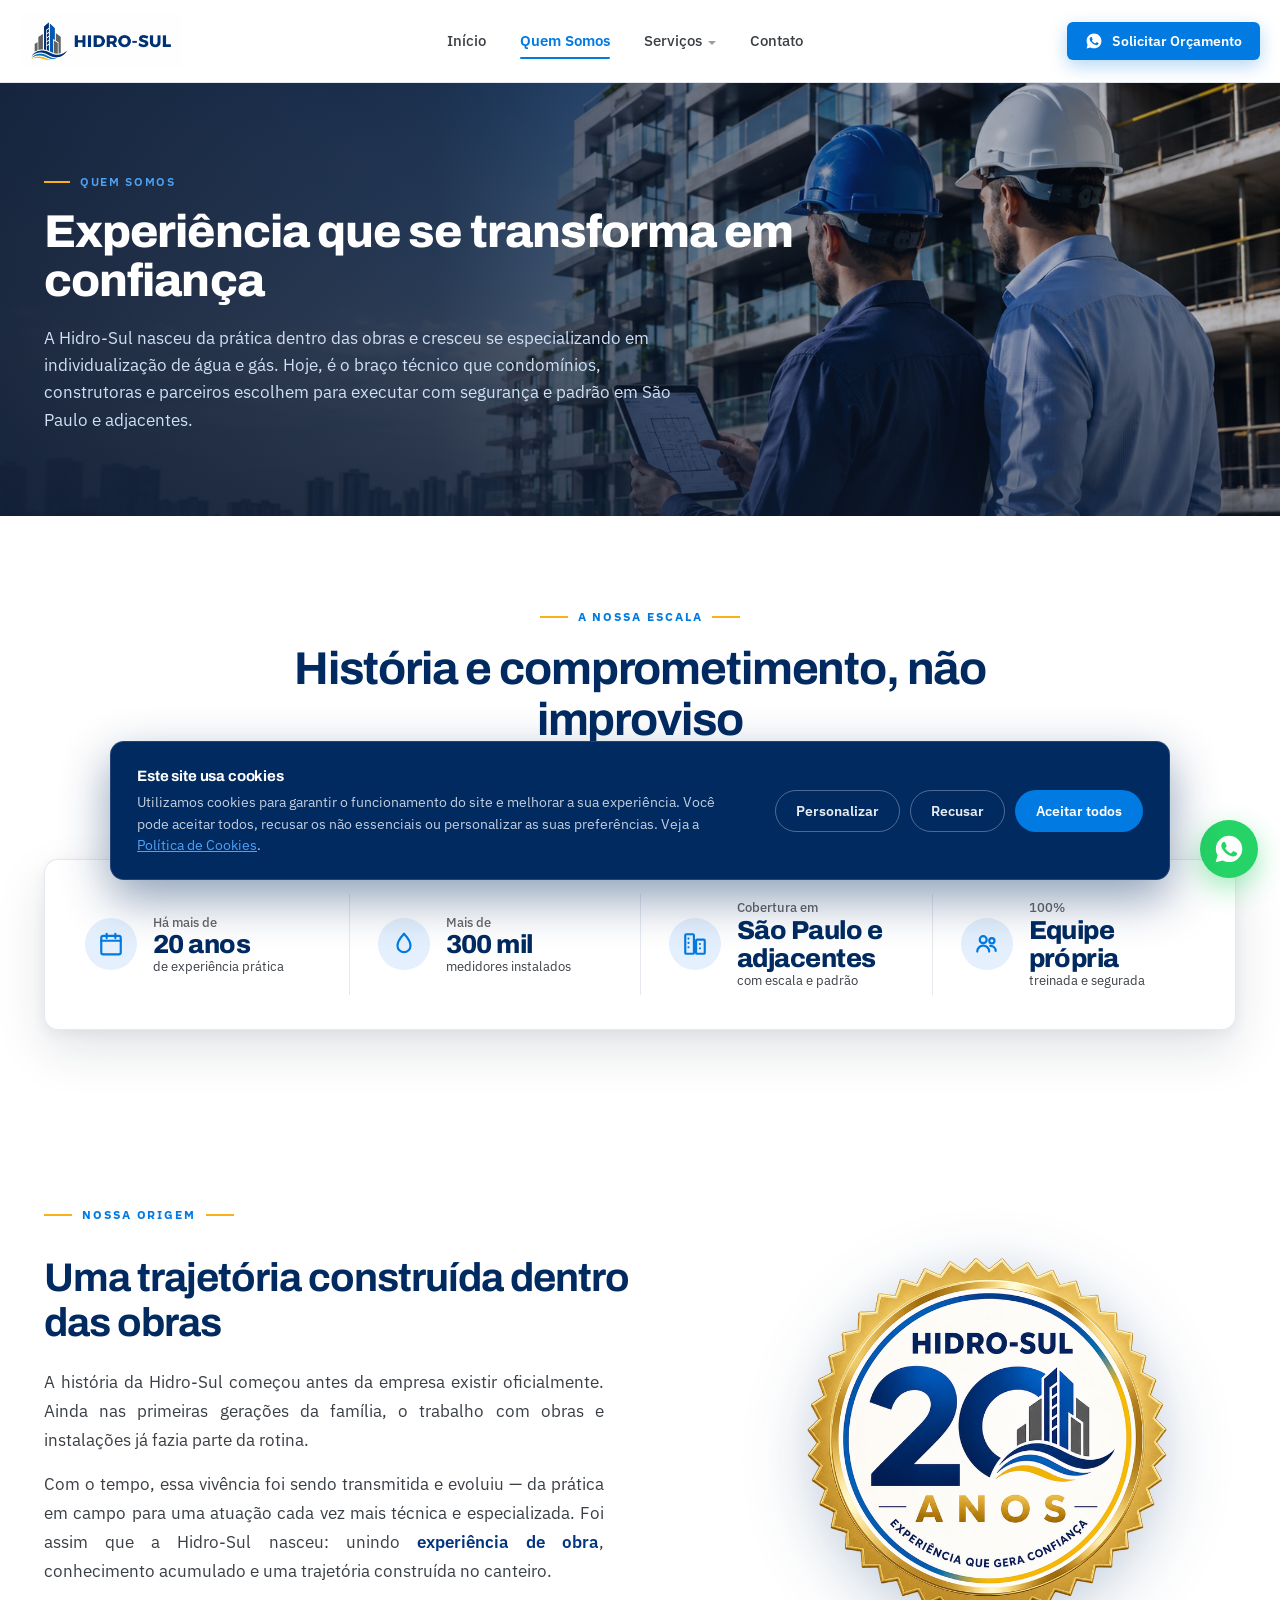
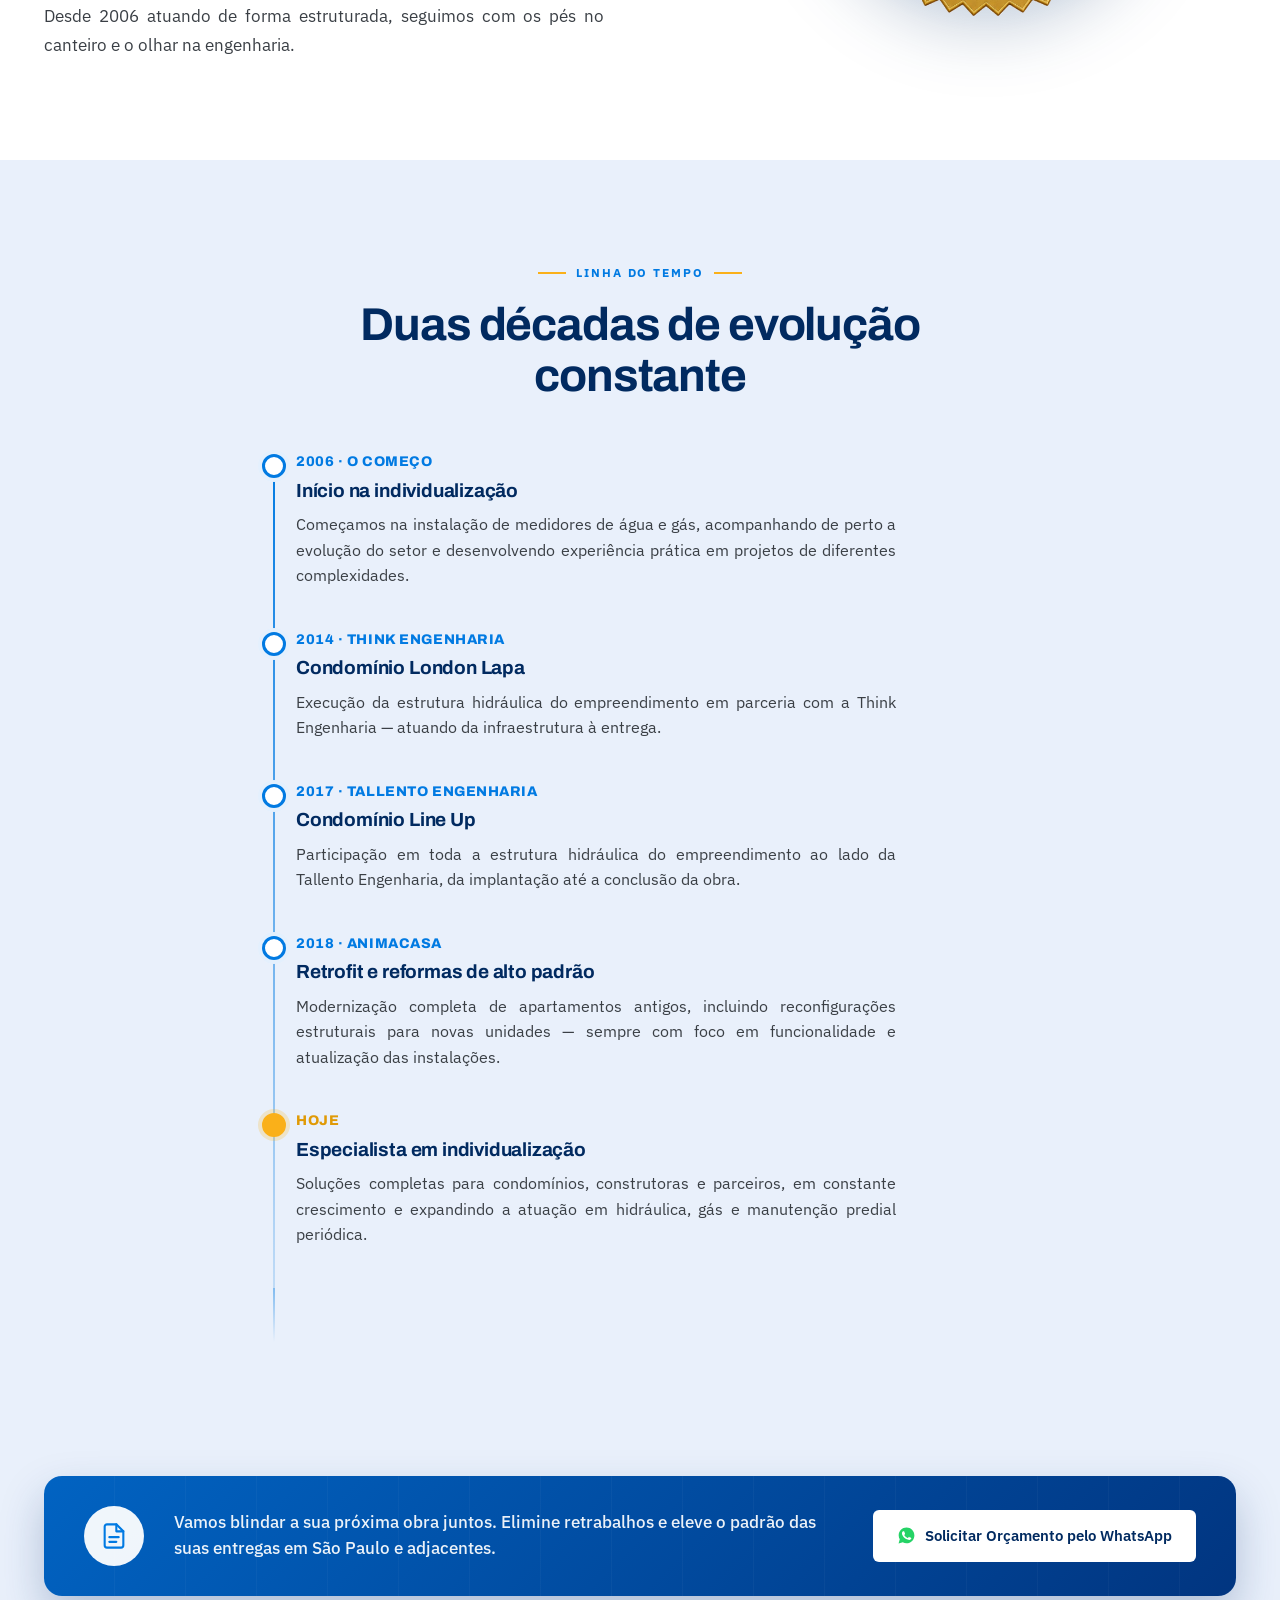
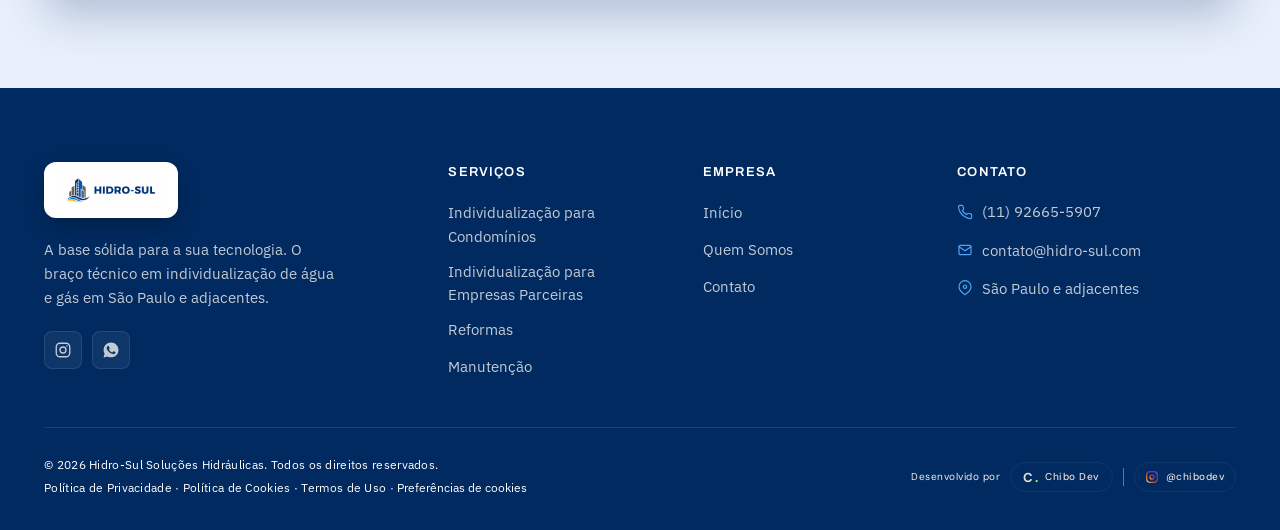
<file: quem-somos.html>
<!DOCTYPE html>
<html lang="pt-BR">
<head>
<!-- Google Tag Manager -->
<script>(function(w,d,s,l,i){w[l]=w[l]||[];w[l].push({'gtm.start':
new Date().getTime(),event:'gtm.js'});var f=d.getElementsByTagName(s)[0],
j=d.createElement(s),dl=l!='dataLayer'?'&l='+l:'';j.async=true;j.src=
'https://www.googletagmanager.com/gtm.js?id='+i+dl;f.parentNode.insertBefore(j,f);
})(window,document,'script','dataLayer','GTM-KD4724SJ');</script>
<!-- End Google Tag Manager -->
<meta charset="UTF-8">
<meta name="viewport" content="width=device-width, initial-scale=1.0">
<script>document.documentElement.classList.add('js');</script>
<title>Quem Somos | Hidro-Sul · Experiência que gera confiança</title>
<meta name="description" content="Conheça a história da Hidro-Sul: quase 20 anos de experiência prática em individualização de água e gás, hidráulica predial e manutenção, com equipe própria e seguro de obra em São Paulo e adjacentes.">
<meta name="robots" content="index, follow">
<meta name="theme-color" content="#012a60">
<link rel="canonical" href="https://hidro-sul.com/quem-somos.html">
<meta property="og:title" content="Quem Somos | Hidro-Sul">
<meta property="og:description" content="Quase 20 anos construídos dentro das obras. Especialistas em individualização de água e gás, com equipe própria e seguro de obra em São Paulo e adjacentes.">
<meta property="og:type" content="website">
<meta property="og:locale" content="pt_BR">
<link rel="preload" href="fonts/archivo-var.woff2" as="font" type="font/woff2" crossorigin>
<link rel="preload" href="fonts/ibmplexsans-var.woff2" as="font" type="font/woff2" crossorigin>
<link rel="preconnect" href="https://fonts.googleapis.com">
<link rel="preconnect" href="https://fonts.gstatic.com" crossorigin>
<link rel="stylesheet" href="https://fonts.googleapis.com/css2?family=DM+Sans:wght@400;500;700&display=swap">
<link rel="stylesheet" href="style.css">
<!-- Meta Pixel Code -->
<script>
!function(f,b,e,v,n,t,s)
{if(f.fbq)return;n=f.fbq=function(){n.callMethod?
n.callMethod.apply(n,arguments):n.queue.push(arguments)};
if(!f._fbq)f._fbq=n;n.push=n;n.loaded=!0;n.version='2.0';
n.queue=[];t=b.createElement(e);t.async=!0;
t.src=v;s=b.getElementsByTagName(e)[0];
s.parentNode.insertBefore(t,s)}(window, document,'script',
'https://connect.facebook.net/en_US/fbevents.js');
fbq('init', '1573244011132990');
fbq('track', 'PageView');
</script>
<noscript><img height="1" width="1" style="display:none"
src="https://www.facebook.com/tr?id=1573244011132990&ev=PageView&noscript=1"/></noscript>
<!-- End Meta Pixel Code -->
</head>
<body>
<!-- Google Tag Manager (noscript) -->
<noscript><iframe src="https://www.googletagmanager.com/ns.html?id=GTM-KD4724SJ"
height="0" width="0" style="display:none;visibility:hidden"></iframe></noscript>
<!-- End Google Tag Manager (noscript) -->

<header class="header">
  <div class="container header-inner">

    <!-- Logo -->
    <a href="index.html" class="logo" aria-label="Hidro-Sul — página inicial">
      <img class="logo-full" src="assets/hidro-sul-logo.png" alt="Hidro-Sul Soluções Hidráulicas" width="120" height="40" decoding="async">
    </a>

    <!-- Navegação desktop -->
    <nav class="nav" aria-label="Navegação principal">
      <a href="index.html" class="nav-link">Início</a>
      <a href="quem-somos.html" class="nav-link active">Quem Somos</a>

      <div class="nav-item">
        <a href="#servicos" class="nav-link has-dropdown" aria-haspopup="true">Serviços</a>
        <div class="nav-dropdown" role="menu">
          <a href="condominios.html" class="nav-dropdown-item" role="menuitem">
            <span class="nav-dropdown-icon">
              <svg viewBox="0 0 24 24" fill="none" stroke="currentColor" stroke-width="2" stroke-linecap="round" stroke-linejoin="round"><path d="M6 21V5a1 1 0 0 1 1-1h10a1 1 0 0 1 1 1v16"/><path d="M3 21h18"/><path d="M9 8h.01M12 8h.01M15 8h.01M9 12h.01M12 12h.01M15 12h.01M10.5 21v-3.5h3V21"/></svg>
            </span>
            <span class="nav-dropdown-text">
              <span class="nav-dropdown-title">Individualização para Condomínios</span>
              <span class="nav-dropdown-desc">Individualização de água e adequações hidráulicas</span>
            </span>
          </a>
          <a href="empresas-parceiras.html" class="nav-dropdown-item" role="menuitem">
            <span class="nav-dropdown-icon">
              <svg viewBox="0 0 24 24" fill="none" stroke="currentColor" stroke-width="2" stroke-linecap="round" stroke-linejoin="round"><circle cx="8.9" cy="12" r="5"/><circle cx="15.1" cy="12" r="5"/></svg>
            </span>
            <span class="nav-dropdown-text">
              <span class="nav-dropdown-title">Individualização para Empresas Parceiras</span>
              <span class="nav-dropdown-desc">Você vende, a Hidro-Sul executa</span>
            </span>
          </a>
          <a href="reformas-hidraulicas.html" class="nav-dropdown-item" role="menuitem">
            <span class="nav-dropdown-icon">
              <svg viewBox="0 0 24 24" fill="none" stroke="currentColor" stroke-width="2" stroke-linecap="round" stroke-linejoin="round"><path d="M4 9a4 4 0 0 1 8 0"/><path d="M2.8 9H12.6"/><path d="M8 4.7v.7"/><path d="M5.3 9v1a2.7 2.7 0 0 0 5.4 0V9"/><path d="M2.6 20a5.4 5.4 0 0 1 10.8 0"/><path d="M19.65 7.35a2 2 0 0 0-2.7 2.7L13.8 13.2l1.5 1.5 3.15-3.15a2 2 0 0 0 2.7-2.7l-1.3 1.3-1.15-.3-.3-1.15 1.25-1.2Z"/></svg>
            </span>
            <span class="nav-dropdown-text">
              <span class="nav-dropdown-title">Reformas</span>
              <span class="nav-dropdown-desc">Apartamentos, áreas comuns e barriletes</span>
            </span>
          </a>
          <a href="manutencao-predial.html" class="nav-dropdown-item" role="menuitem">
            <span class="nav-dropdown-icon">
              <svg viewBox="0 0 24 24" fill="none" stroke="currentColor" stroke-width="2" stroke-linecap="round" stroke-linejoin="round"><path d="M6 22V4a2 2 0 0 1 2-2h8a2 2 0 0 1 2 2v18Z"/><path d="M6 12H4a2 2 0 0 0-2 2v6a2 2 0 0 0 2 2h2"/><path d="M18 9h2a2 2 0 0 1 2 2v9a2 2 0 0 1-2 2h-2"/><path d="M10 6h4"/><path d="M10 10h4"/><path d="M10 14h4"/><path d="M10 18h4"/></svg>
            </span>
            <span class="nav-dropdown-text">
              <span class="nav-dropdown-title">Manutenção</span>
              <span class="nav-dropdown-desc">Preventiva e corretiva para áreas comuns</span>
            </span>
          </a>
        </div>
      </div>

      <a href="contato.html" class="nav-link">Contato</a>
    </nav>

    <!-- CTA + menu mobile -->
    <div class="header-cta">
      <!-- TODO: atualizar número/contato antes do go-live -->
      <a href="https://wa.me/5511926655907?text=Ol%C3%A1%21%20Vim%20pelo%20site%20da%20Hidro-Sul%20e%20gostaria%20de%20solicitar%20um%20or%C3%A7amento." class="btn btn-primary btn-sm" target="_blank" rel="noopener">
        <svg viewBox="0 0 24 24" fill="currentColor" aria-hidden="true"><path d="M12.04 2C6.58 2 2.13 6.45 2.13 11.9c0 1.76.46 3.45 1.32 4.95L2 22l5.3-1.38a9.9 9.9 0 0 0 4.74 1.2h.01c5.46 0 9.91-4.45 9.91-9.9C21.96 6.45 17.5 2 12.04 2Zm5.8 14.16c-.25.69-1.45 1.32-1.99 1.37-.53.05-1.03.24-3.47-.72-2.92-1.15-4.79-4.13-4.94-4.32-.14-.2-1.18-1.57-1.18-2.99 0-1.42.74-2.12 1.01-2.41.26-.29.57-.36.76-.36l.55.01c.18.01.42-.07.65.5.25.61.84 2.11.91 2.26.07.15.12.32.02.52-.1.2-.15.32-.29.49-.15.17-.31.39-.44.52-.15.15-.3.31-.13.6.17.29.76 1.25 1.63 2.02 1.12 1 2.06 1.31 2.35 1.46.29.15.46.12.63-.07.17-.2.73-.85.92-1.14.2-.29.39-.24.66-.15.27.1 1.71.81 2 .96.29.15.49.22.56.34.07.12.07.69-.18 1.38Z"/></svg>
        Solicitar Orçamento
      </a>
      <button class="menu-toggle" aria-label="Abrir menu" aria-expanded="false" id="menuToggle">
        <svg viewBox="0 0 24 24" fill="none" stroke="currentColor" stroke-width="2" stroke-linecap="round"><path d="M3 6h18M3 12h18M3 18h18"/></svg>
      </button>
    </div>
  </div>

  <!-- Navegação mobile -->
  <div class="mobile-nav" id="mobileNav">
    <a href="index.html">Início</a>
    <a href="quem-somos.html">Quem Somos</a>
    <a href="condominios.html">Individualização para Condomínios</a>
    <a href="empresas-parceiras.html">Individualização para Empresas Parceiras</a>
    <a href="reformas-hidraulicas.html">Reformas</a>
    <a href="manutencao-predial.html">Manutenção</a>
    <a href="contato.html">Contato</a>
    <a href="https://wa.me/5511926655907?text=Ol%C3%A1%21%20Vim%20pelo%20site%20da%20Hidro-Sul%20e%20gostaria%20de%20solicitar%20um%20or%C3%A7amento." class="cta" target="_blank" rel="noopener">Solicitar Orçamento</a>
  </div>
</header>

<main>

<!-- ============================ BANNER ============================ -->
<section class="page-hero page-hero--image">
  <div class="page-hero-bg" role="img" aria-label="Equipe técnica da Hidro-Sul com capacete em frente a um edifício residencial"></div>
  <div class="page-hero-overlay"></div>
  <div class="container">
    <div class="page-hero-inner reveal">
      <div class="page-hero-eyebrow">Quem Somos</div>
      <h1>Experiência que se transforma em confiança</h1>
      <p class="page-hero-lead">A Hidro-Sul nasceu da prática dentro das obras e cresceu se especializando em individualização de água e gás. Hoje, é o braço técnico que condomínios, construtoras e parceiros escolhem para executar com segurança e padrão em São Paulo e adjacentes.</p>
    </div>
  </div>
</section>

<!-- ============================ ESCALA (STATS) ============================ -->
<section class="about-scale">
  <div class="container">
    <div class="section-head center reveal">
      <span class="section-eyebrow both">A nossa escala</span>
      <h2 class="section-title">História e comprometimento, não improviso</h2>
      <p class="section-subtitle">Não somos aventureiros testando processos na sua obra. Cada projeto conta com a estrutura de quem já fez isso milhares de vezes.</p>
    </div>

    <div class="stats-card reveal">
      <div class="stat">
        <span class="stat-icon">
          <svg viewBox="0 0 24 24" fill="none" stroke="currentColor" stroke-width="2" stroke-linecap="round" stroke-linejoin="round"><rect x="3" y="4.5" width="18" height="17" rx="2"/><path d="M3 9h18M8 2.5v4M16 2.5v4"/></svg>
        </span>
        <span class="stat-body">
          <span class="stat-top">Há mais de</span>
          <span class="stat-big">20 anos</span>
          <span class="stat-bottom">de experiência prática</span>
        </span>
      </div>
      <div class="stat">
        <span class="stat-icon">
          <svg viewBox="0 0 24 24" fill="none" stroke="currentColor" stroke-width="2" stroke-linecap="round" stroke-linejoin="round"><path d="M12 2.5S6 9 6 13.5a6 6 0 0 0 12 0C18 9 12 2.5 12 2.5Z"/></svg>
        </span>
        <span class="stat-body">
          <span class="stat-top">Mais de</span>
          <span class="stat-big">300 mil</span>
          <span class="stat-bottom">medidores instalados</span>
        </span>
      </div>
      <div class="stat">
        <span class="stat-icon">
          <svg viewBox="0 0 24 24" fill="none" stroke="currentColor" stroke-width="2" stroke-linecap="round" stroke-linejoin="round"><rect x="3" y="3" width="8" height="18" rx="1"/><rect x="13" y="8" width="8" height="13" rx="1"/><path d="M6 7h.01M6 11h.01M6 15h.01M16.5 12h.01M16.5 16h.01"/></svg>
        </span>
        <span class="stat-body">
          <span class="stat-top">Cobertura em</span>
          <span class="stat-big">São Paulo e adjacentes</span>
          <span class="stat-bottom">com escala e padrão</span>
        </span>
      </div>
      <div class="stat">
        <span class="stat-icon">
          <svg viewBox="0 0 24 24" fill="none" stroke="currentColor" stroke-width="2" stroke-linecap="round" stroke-linejoin="round"><path d="M3 19a5.5 5.5 0 0 1 11 0"/><circle cx="8.5" cy="8" r="3.2"/><path d="M15 13.7a4.7 4.7 0 0 1 5 4.8"/><circle cx="16.5" cy="9" r="2.4"/></svg>
        </span>
        <span class="stat-body">
          <span class="stat-top">100%</span>
          <span class="stat-big">Equipe própria</span>
          <span class="stat-bottom">treinada e segurada</span>
        </span>
      </div>
    </div>
  </div>
</section>

<!-- ============================ ORIGEM + SELO ============================ -->
<section class="about-origin">
  <div class="container">
    <div class="about-origin-grid">
      <div class="about-origin-copy reveal">
        <span class="section-eyebrow both">Nossa origem</span>
        <h2>Uma trajetória construída dentro das obras</h2>
        <p>A história da Hidro-Sul começou antes da empresa existir oficialmente. Ainda nas primeiras gerações da família, o trabalho com obras e instalações já fazia parte da rotina.</p>
        <p>Com o tempo, essa vivência foi sendo transmitida e evoluiu — da prática em campo para uma atuação cada vez mais técnica e especializada. Foi assim que a Hidro-Sul nasceu: unindo <strong>experiência de obra</strong>, conhecimento acumulado e uma trajetória construída no canteiro.</p>
        <p>Desde 2006 atuando de forma estruturada, seguimos com os pés no canteiro e o olhar na engenharia.</p>
      </div>
      <div class="about-seal reveal">
        <img src="assets/selo-20-anos.png" alt="Selo Hidro-Sul 20 anos — experiência que gera confiança" width="360" height="358" loading="lazy" decoding="async">
      </div>
    </div>
  </div>
</section>

<!-- ============================ LINHA DO TEMPO ============================ -->
<section class="section tl-band">
  <div class="container">
    <div class="section-head center reveal">
      <span class="section-eyebrow both">Linha do tempo</span>
      <h2 class="section-title">Duas décadas de evolução constante</h2>
    </div>

    <div class="timeline reveal">
      <div class="tl-item">
        <div class="tl-year">2006 · O começo</div>
        <div class="tl-title">Início na individualização</div>
        <p class="tl-text">Começamos na instalação de medidores de água e gás, acompanhando de perto a evolução do setor e desenvolvendo experiência prática em projetos de diferentes complexidades.</p>
      </div>
      <div class="tl-item">
        <div class="tl-year">2014 · Think Engenharia</div>
        <div class="tl-title">Condomínio London Lapa</div>
        <p class="tl-text">Execução da estrutura hidráulica do empreendimento em parceria com a Think Engenharia — atuando da infraestrutura à entrega.</p>
      </div>
      <div class="tl-item">
        <div class="tl-year">2017 · Tallento Engenharia</div>
        <div class="tl-title">Condomínio Line Up</div>
        <p class="tl-text">Participação em toda a estrutura hidráulica do empreendimento ao lado da Tallento Engenharia, da implantação até a conclusão da obra.</p>
      </div>
      <div class="tl-item">
        <div class="tl-year">2018 · Animacasa</div>
        <div class="tl-title">Retrofit e reformas de alto padrão</div>
        <p class="tl-text">Modernização completa de apartamentos antigos, incluindo reconfigurações estruturais para novas unidades — sempre com foco em funcionalidade e atualização das instalações.</p>
      </div>
      <div class="tl-item is-now">
        <div class="tl-year">Hoje</div>
        <div class="tl-title">Especialista em individualização</div>
        <p class="tl-text">Soluções completas para condomínios, construtoras e parceiros, em constante crescimento e expandindo a atuação em hidráulica, gás e manutenção predial periódica.</p>
      </div>
      <span class="tl-flow" aria-hidden="true"></span>
    </div>
  </div>
</section>




<!-- ============================ CTA ORÇAMENTO ============================ -->
<section class="cta-section cta-balanced">
  <div class="container">
    <div class="cta-banner reveal">
      <span class="cta-banner-icon">
        <svg viewBox="0 0 24 24" fill="none" stroke="currentColor" stroke-width="1.8" stroke-linecap="round" stroke-linejoin="round"><path d="M14 2H6a2 2 0 0 0-2 2v16a2 2 0 0 0 2 2h12a2 2 0 0 0 2-2V8Z"/><path d="M14 2v6h6M8 13h8M8 17h6"/></svg>
      </span>
      <p class="cta-banner-text">Vamos blindar a sua próxima obra juntos. Elimine retrabalhos e eleve o padrão das suas entregas em São Paulo e adjacentes.</p>
      <a href="https://wa.me/5511926655907" class="btn-white" target="_blank" rel="noopener">
        <svg viewBox="0 0 24 24" fill="currentColor" aria-hidden="true"><path d="M12.04 2C6.58 2 2.13 6.45 2.13 11.9c0 1.76.46 3.45 1.32 4.95L2 22l5.3-1.38a9.9 9.9 0 0 0 4.74 1.2h.01c5.46 0 9.91-4.45 9.91-9.9C21.96 6.45 17.5 2 12.04 2Zm5.8 14.16c-.25.69-1.45 1.32-1.99 1.37-.53.05-1.03.24-3.47-.72-2.92-1.15-4.79-4.13-4.94-4.32-.14-.2-1.18-1.57-1.18-2.99 0-1.42.74-2.12 1.01-2.41.26-.29.57-.36.76-.36l.55.01c.18.01.42-.07.65.5.25.61.84 2.11.91 2.26.07.15.12.32.02.52-.1.2-.15.32-.29.49-.15.17-.31.39-.44.52-.15.15-.3.31-.13.6.17.29.76 1.25 1.63 2.02 1.12 1 2.06 1.31 2.35 1.46.29.15.46.12.63-.07.17-.2.73-.85.92-1.14.2-.29.39-.24.66-.15.27.1 1.71.81 2 .96.29.15.49.22.56.34.07.12.07.69-.18 1.38Z"/></svg>
        Solicitar Orçamento pelo WhatsApp
      </a>
    </div>
  </div>
</section>

</main>

<!-- ============================ FOOTER ============================ -->
<footer class="footer">
  <div class="container">
    <div class="footer-grid reveal-stagger">

      <!-- Marca -->
      <div class="footer-brand">
        <a href="index.html" class="logo" aria-label="Hidro-Sul">
          <img class="logo-full" src="assets/hidro-sul-logo.png" alt="Hidro-Sul Soluções Hidráulicas" width="120" height="40" loading="lazy" decoding="async">
        </a>
        <p class="footer-tagline">A base sólida para a sua tecnologia. O braço técnico em individualização de água e gás em São Paulo e adjacentes.</p>
        <div class="footer-social">
          <a href="https://instagram.com/" target="_blank" rel="noopener" aria-label="Instagram">
            <svg viewBox="0 0 24 24" fill="none" stroke="currentColor" stroke-width="1.8"><rect x="3" y="3" width="18" height="18" rx="5"/><circle cx="12" cy="12" r="4"/><circle cx="17.3" cy="6.7" r="1" fill="currentColor" stroke="none"/></svg>
          </a>
          <!-- TODO: atualizar número do WhatsApp -->
          <a href="https://wa.me/5511926655907?text=Ol%C3%A1%21%20Encontrei%20o%20contato%20de%20voc%C3%AAs%20no%20site%20e%20gostaria%20de%20mais%20informa%C3%A7%C3%B5es." target="_blank" rel="noopener" aria-label="WhatsApp">
            <svg viewBox="0 0 24 24" fill="currentColor"><path d="M12.04 2C6.58 2 2.13 6.45 2.13 11.9c0 1.76.46 3.45 1.32 4.95L2 22l5.3-1.38a9.9 9.9 0 0 0 4.74 1.2h.01c5.46 0 9.91-4.45 9.91-9.9C21.96 6.45 17.5 2 12.04 2Zm5.8 14.16c-.25.69-1.45 1.32-1.99 1.37-.53.05-1.03.24-3.47-.72-2.92-1.15-4.79-4.13-4.94-4.32-.14-.2-1.18-1.57-1.18-2.99 0-1.42.74-2.12 1.01-2.41.26-.29.57-.36.76-.36l.55.01c.18.01.42-.07.65.5.25.61.84 2.11.91 2.26.07.15.12.32.02.52-.1.2-.15.32-.29.49-.15.17-.31.39-.44.52-.15.15-.3.31-.13.6.17.29.76 1.25 1.63 2.02 1.12 1 2.06 1.31 2.35 1.46.29.15.46.12.63-.07.17-.2.73-.85.92-1.14.2-.29.39-.24.66-.15.27.1 1.71.81 2 .96.29.15.49.22.56.34.07.12.07.69-.18 1.38Z"/></svg>
          </a>
        </div>
      </div>

      <!-- Serviços -->
      <div>
        <h3 class="footer-title">Serviços</h3>
        <ul class="footer-list">
          <li><a href="condominios.html">Individualização para Condomínios</a></li>
          <li><a href="empresas-parceiras.html">Individualização para Empresas Parceiras</a></li>
          <li><a href="reformas-hidraulicas.html">Reformas</a></li>
          <li><a href="manutencao-predial.html">Manutenção</a></li>
        </ul>
      </div>

      <!-- Empresa -->
      <div>
        <h3 class="footer-title">Empresa</h3>
        <ul class="footer-list">
          <li><a href="index.html">Início</a></li>
          <li><a href="quem-somos.html">Quem Somos</a></li>
          <li><a href="contato.html">Contato</a></li>
        </ul>
      </div>

      <!-- Contato -->
      <div>
        <h3 class="footer-title">Contato</h3>
        <ul class="footer-list">
          <!-- TODO: atualizar telefone/e-mail/WhatsApp -->
          <li><a href="tel:+5511926655907"><svg viewBox="0 0 24 24" fill="none" stroke="currentColor" stroke-width="1.8" stroke-linecap="round" stroke-linejoin="round"><path d="M22 16.9v3a2 2 0 0 1-2.2 2 19.8 19.8 0 0 1-8.6-3 19.5 19.5 0 0 1-6-6 19.8 19.8 0 0 1-3-8.7A2 2 0 0 1 4.1 2h3a2 2 0 0 1 2 1.7c.1 1 .4 1.9.7 2.8a2 2 0 0 1-.5 2.1L8.1 9.9a16 16 0 0 0 6 6l1.3-1.3a2 2 0 0 1 2.1-.4c.9.3 1.8.6 2.8.7a2 2 0 0 1 1.7 2Z"/></svg>(11) 92665-5907</a></li>
          <li><a href="mailto:contato@hidro-sul.com"><svg viewBox="0 0 24 24" fill="none" stroke="currentColor" stroke-width="1.8" stroke-linecap="round" stroke-linejoin="round"><rect x="3" y="5" width="18" height="14" rx="2"/><path d="m3 7 9 6 9-6"/></svg>contato@hidro-sul.com</a></li>
          <li><a href="contato.html"><svg viewBox="0 0 24 24" fill="none" stroke="currentColor" stroke-width="1.8" stroke-linecap="round" stroke-linejoin="round"><path d="M21 10c0 6-9 12-9 12s-9-6-9-12a9 9 0 0 1 18 0Z"/><circle cx="12" cy="10" r="2.5"/></svg>São Paulo e adjacentes</a></li>
        </ul>
      </div>

    </div>

    <div class="footer-bottom">
      <div class="footer-copyright">
        © 2026 Hidro-Sul Soluções Hidráulicas. Todos os direitos reservados.<br>
        <span class="footer-legal"><a href="politica-de-privacidade.html">Política de Privacidade</a> · <a href="politica-de-cookies.html">Política de Cookies</a> · <a href="termos-de-uso.html">Termos de Uso</a></span>
      </div>
      <div class="footer-signature">
        <span class="footer-signature-label">Desenvolvido por</span>
        <div class="footer-signature-pills">
          <a href="https://chibodev.com" target="_blank" rel="noopener noreferrer" aria-label="Chibo Dev — site oficial">
            <span class="chibo-mark" aria-hidden="true">C<span>.</span></span>
            <span class="chibo-name">Chibo Dev</span>
          </a>
          <span class="footer-signature-divider" aria-hidden="true"></span>
          <a href="https://instagram.com/chibodev" target="_blank" rel="noopener noreferrer" class="is-ig is-ig-color" aria-label="Instagram @chibodev">
            <svg class="ig-icon" viewBox="0 0 24 24" fill="none" stroke-width="1.8" stroke-linecap="round" stroke-linejoin="round" aria-hidden="true">
              <defs>
                <linearGradient id="ig-grad" x1="0%" y1="100%" x2="100%" y2="0%">
                  <stop offset="0%" stop-color="#FEDA75"/>
                  <stop offset="25%" stop-color="#FA7E1E"/>
                  <stop offset="50%" stop-color="#D62976"/>
                  <stop offset="75%" stop-color="#962FBF"/>
                  <stop offset="100%" stop-color="#4F5BD5"/>
                </linearGradient>
              </defs>
              <rect x="3" y="3" width="18" height="18" rx="5" stroke="url(#ig-grad)"/>
              <circle cx="12" cy="12" r="3.5" stroke="url(#ig-grad)"/>
              <circle cx="17.5" cy="6.5" r="0.8" fill="url(#ig-grad)" stroke="none"/>
            </svg>
            @chibodev
          </a>
        </div>
      </div>
    </div>
  </div>
</footer>

<!-- ============================ WHATSAPP FLUTUANTE ============================ -->
<a href="https://wa.me/5511926655907" class="wa-float" id="waFloat" target="_blank" rel="noopener" aria-label="Fale conosco pelo WhatsApp">
  <svg viewBox="0 0 24 24" fill="currentColor" aria-hidden="true"><path d="M12.04 2C6.58 2 2.13 6.45 2.13 11.9c0 1.76.46 3.45 1.32 4.95L2 22l5.3-1.38a9.9 9.9 0 0 0 4.74 1.2h.01c5.46 0 9.91-4.45 9.91-9.9C21.96 6.45 17.5 2 12.04 2Zm5.8 14.16c-.25.69-1.45 1.32-1.99 1.37-.53.05-1.03.24-3.47-.72-2.92-1.15-4.79-4.13-4.94-4.32-.14-.2-1.18-1.57-1.18-2.99 0-1.42.74-2.12 1.01-2.41.26-.29.57-.36.76-.36l.55.01c.18.01.42-.07.65.5.25.61.84 2.11.91 2.26.07.15.12.32.02.52-.1.2-.15.32-.29.49-.15.17-.31.39-.44.52-.15.15-.3.31-.13.6.17.29.76 1.25 1.63 2.02 1.12 1 2.06 1.31 2.35 1.46.29.15.46.12.63-.07.17-.2.73-.85.92-1.14.2-.29.39-.24.66-.15.27.1 1.71.81 2 .96.29.15.49.22.56.34.07.12.07.69-.18 1.38Z"/></svg>
</a>

<!-- ============================ SCRIPTS ============================ -->
<script>
  (function(){
    var t = document.getElementById('menuToggle');
    var m = document.getElementById('mobileNav');
    if(t && m){
      t.addEventListener('click', function(){
        var open = m.classList.toggle('open');
        t.setAttribute('aria-expanded', open ? 'true' : 'false');
      });
    }
    document.querySelectorAll('.nav-item').forEach(function(item){
      var link = item.querySelector('.has-dropdown');
      if(!link) return;
      link.addEventListener('click', function(e){
        if(window.matchMedia('(hover: none)').matches){
          e.preventDefault();
          var isOpen = item.getAttribute('data-open') === 'true';
          item.setAttribute('data-open', isOpen ? 'false' : 'true');
        }
      });
    });
    var wa = document.getElementById('waFloat');
    var footer = document.querySelector('.footer');
    if(wa && footer && 'IntersectionObserver' in window){
      var obs = new IntersectionObserver(function(entries){
        entries.forEach(function(e){ wa.classList.toggle('is-hidden', e.isIntersecting); });
      }, {rootMargin:'0px 0px -8% 0px'});
      obs.observe(footer);
    }
    var revealEls = document.querySelectorAll('.reveal, .reveal-stagger');
    if('IntersectionObserver' in window){
      var ro = new IntersectionObserver(function(entries){
        entries.forEach(function(e){
          if(e.isIntersecting){ e.target.classList.add('in'); ro.unobserve(e.target); }
        });
      }, {threshold:0.12, rootMargin:'0px 0px -8% 0px'});
      revealEls.forEach(function(el){ ro.observe(el); });
    } else {
      revealEls.forEach(function(el){ el.classList.add('in'); });
    }
  })();
</script>

<!-- Banner de cookies (LGPD) — injeta o próprio CSS e markup -->
<script src="cookie-consent.js" defer></script>

</body>
</html>
</file>
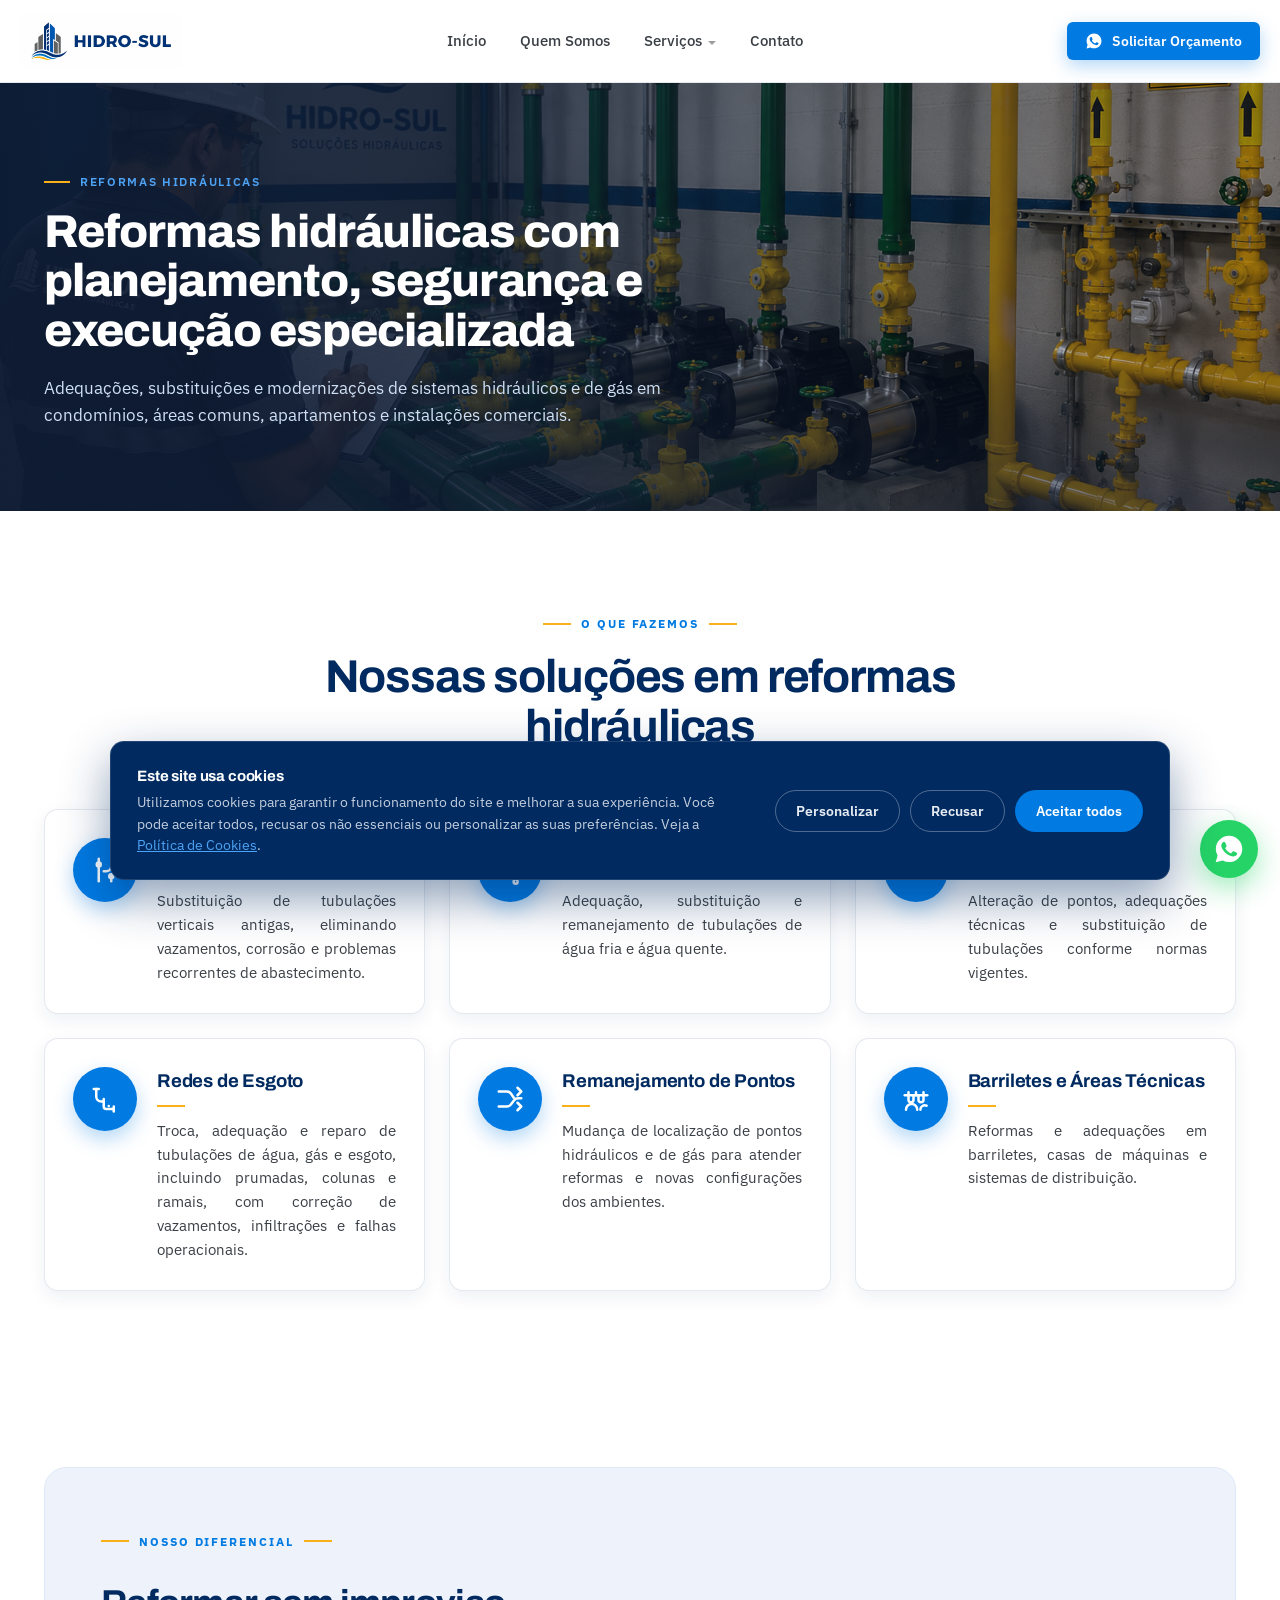
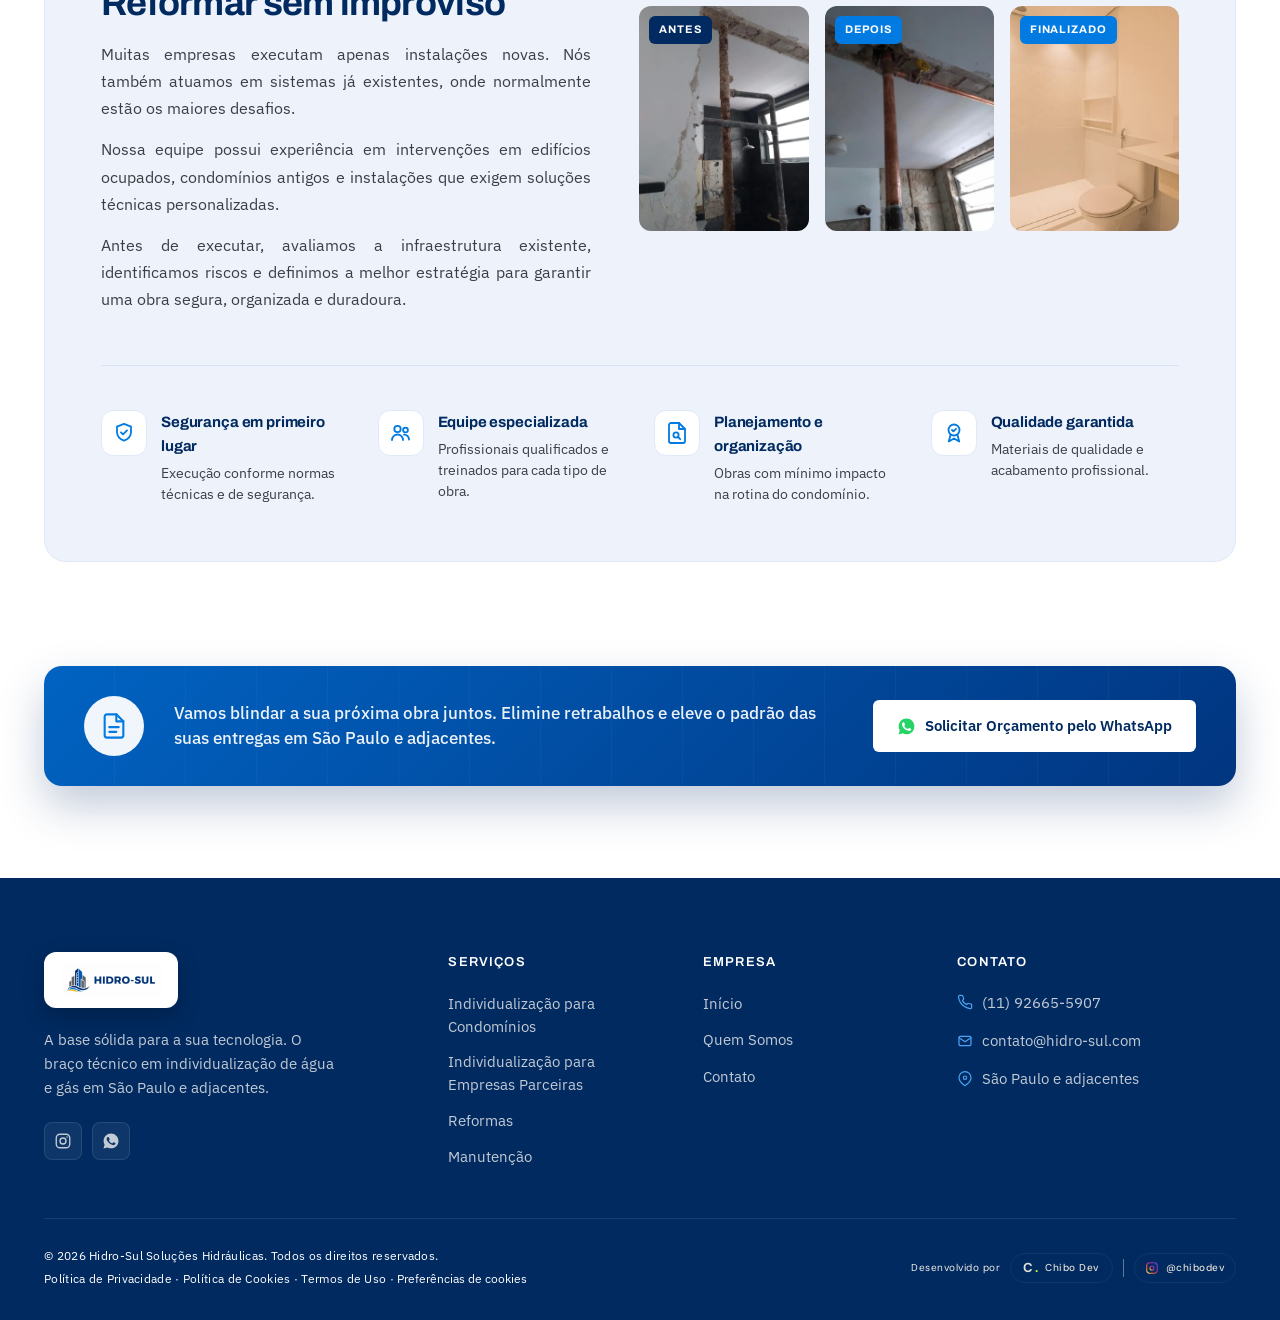
<file: reformas-hidraulicas.html>
<!DOCTYPE html>
<html lang="pt-BR">
<head>
<!-- Google Tag Manager -->
<script>(function(w,d,s,l,i){w[l]=w[l]||[];w[l].push({'gtm.start':
new Date().getTime(),event:'gtm.js'});var f=d.getElementsByTagName(s)[0],
j=d.createElement(s),dl=l!='dataLayer'?'&l='+l:'';j.async=true;j.src=
'https://www.googletagmanager.com/gtm.js?id='+i+dl;f.parentNode.insertBefore(j,f);
})(window,document,'script','dataLayer','GTM-KD4724SJ');</script>
<!-- End Google Tag Manager -->
<meta charset="UTF-8">
<meta name="viewport" content="width=device-width, initial-scale=1.0">
<script>document.documentElement.classList.add('js');</script>
<title>Reformas Hidráulicas | Execução técnica e zero retrabalho · Hidro-Sul</title>
<meta name="description" content="Reformas hidráulicas em apartamentos, áreas comuns, prumadas e barriletes com execução técnica, materiais certificados e zero retrabalho. Equipe própria em São Paulo e adjacentes.">
<meta name="robots" content="index, follow">
<meta name="theme-color" content="#012a60">
<link rel="canonical" href="https://hidro-sul.com/reformas-hidraulicas.html">
<meta property="og:title" content="Reformas Hidráulicas | Hidro-Sul">
<meta property="og:description" content="Reformas hidráulicas em apartamentos, áreas comuns e barriletes com execução técnica e zero retrabalho.">
<meta property="og:type" content="website">
<meta property="og:locale" content="pt_BR">
<link rel="preload" href="fonts/archivo-var.woff2" as="font" type="font/woff2" crossorigin>
<link rel="preload" href="fonts/ibmplexsans-var.woff2" as="font" type="font/woff2" crossorigin>
<link rel="preconnect" href="https://fonts.googleapis.com">
<link rel="preconnect" href="https://fonts.gstatic.com" crossorigin>
<link rel="stylesheet" href="https://fonts.googleapis.com/css2?family=DM+Sans:wght@400;500;700&display=swap">
<link rel="stylesheet" href="style.css">
<!-- Meta Pixel Code -->
<script>
!function(f,b,e,v,n,t,s)
{if(f.fbq)return;n=f.fbq=function(){n.callMethod?
n.callMethod.apply(n,arguments):n.queue.push(arguments)};
if(!f._fbq)f._fbq=n;n.push=n;n.loaded=!0;n.version='2.0';
n.queue=[];t=b.createElement(e);t.async=!0;
t.src=v;s=b.getElementsByTagName(e)[0];
s.parentNode.insertBefore(t,s)}(window, document,'script',
'https://connect.facebook.net/en_US/fbevents.js');
fbq('init', '1573244011132990');
fbq('track', 'PageView');
</script>
<noscript><img height="1" width="1" style="display:none"
src="https://www.facebook.com/tr?id=1573244011132990&ev=PageView&noscript=1"/></noscript>
<!-- End Meta Pixel Code -->
</head>
<body>
<!-- Google Tag Manager (noscript) -->
<noscript><iframe src="https://www.googletagmanager.com/ns.html?id=GTM-KD4724SJ"
height="0" width="0" style="display:none;visibility:hidden"></iframe></noscript>
<!-- End Google Tag Manager (noscript) -->

<header class="header">
  <div class="container header-inner">

    <!-- Logo -->
    <a href="index.html" class="logo" aria-label="Hidro-Sul — página inicial">
      <img class="logo-full" src="assets/hidro-sul-logo.png" alt="Hidro-Sul Soluções Hidráulicas" width="120" height="40" decoding="async">
    </a>

    <!-- Navegação desktop -->
    <nav class="nav" aria-label="Navegação principal">
      <a href="index.html" class="nav-link">Início</a>
      <a href="quem-somos.html" class="nav-link">Quem Somos</a>

      <div class="nav-item">
        <a href="#servicos" class="nav-link has-dropdown" aria-haspopup="true">Serviços</a>
        <div class="nav-dropdown" role="menu">
          <a href="condominios.html" class="nav-dropdown-item" role="menuitem">
            <span class="nav-dropdown-icon">
              <svg viewBox="0 0 24 24" fill="none" stroke="currentColor" stroke-width="2" stroke-linecap="round" stroke-linejoin="round"><path d="M6 21V5a1 1 0 0 1 1-1h10a1 1 0 0 1 1 1v16"/><path d="M3 21h18"/><path d="M9 8h.01M12 8h.01M15 8h.01M9 12h.01M12 12h.01M15 12h.01M10.5 21v-3.5h3V21"/></svg>
            </span>
            <span class="nav-dropdown-text">
              <span class="nav-dropdown-title">Individualização para Condomínios</span>
              <span class="nav-dropdown-desc">Individualização de água e adequações hidráulicas</span>
            </span>
          </a>
          <a href="empresas-parceiras.html" class="nav-dropdown-item" role="menuitem">
            <span class="nav-dropdown-icon">
              <svg viewBox="0 0 24 24" fill="none" stroke="currentColor" stroke-width="2" stroke-linecap="round" stroke-linejoin="round"><circle cx="8.9" cy="12" r="5"/><circle cx="15.1" cy="12" r="5"/></svg>
            </span>
            <span class="nav-dropdown-text">
              <span class="nav-dropdown-title">Individualização para Empresas Parceiras</span>
              <span class="nav-dropdown-desc">Você vende, a Hidro-Sul executa</span>
            </span>
          </a>
          <a href="reformas-hidraulicas.html" class="nav-dropdown-item" role="menuitem">
            <span class="nav-dropdown-icon">
              <svg viewBox="0 0 24 24" fill="none" stroke="currentColor" stroke-width="2" stroke-linecap="round" stroke-linejoin="round"><path d="M4 9a4 4 0 0 1 8 0"/><path d="M2.8 9H12.6"/><path d="M8 4.7v.7"/><path d="M5.3 9v1a2.7 2.7 0 0 0 5.4 0V9"/><path d="M2.6 20a5.4 5.4 0 0 1 10.8 0"/><path d="M19.65 7.35a2 2 0 0 0-2.7 2.7L13.8 13.2l1.5 1.5 3.15-3.15a2 2 0 0 0 2.7-2.7l-1.3 1.3-1.15-.3-.3-1.15 1.25-1.2Z"/></svg>
            </span>
            <span class="nav-dropdown-text">
              <span class="nav-dropdown-title">Reformas</span>
              <span class="nav-dropdown-desc">Apartamentos, áreas comuns e barriletes</span>
            </span>
          </a>
          <a href="manutencao-predial.html" class="nav-dropdown-item" role="menuitem">
            <span class="nav-dropdown-icon">
              <svg viewBox="0 0 24 24" fill="none" stroke="currentColor" stroke-width="2" stroke-linecap="round" stroke-linejoin="round"><path d="M6 22V4a2 2 0 0 1 2-2h8a2 2 0 0 1 2 2v18Z"/><path d="M6 12H4a2 2 0 0 0-2 2v6a2 2 0 0 0 2 2h2"/><path d="M18 9h2a2 2 0 0 1 2 2v9a2 2 0 0 1-2 2h-2"/><path d="M10 6h4"/><path d="M10 10h4"/><path d="M10 14h4"/><path d="M10 18h4"/></svg>
            </span>
            <span class="nav-dropdown-text">
              <span class="nav-dropdown-title">Manutenção</span>
              <span class="nav-dropdown-desc">Preventiva e corretiva para áreas comuns</span>
            </span>
          </a>
        </div>
      </div>

      <a href="contato.html" class="nav-link">Contato</a>
    </nav>

    <!-- CTA + menu mobile -->
    <div class="header-cta">
      <!-- TODO: atualizar número/contato antes do go-live -->
      <a href="https://wa.me/5511926655907?text=Ol%C3%A1%21%20Vim%20pelo%20site%20da%20Hidro-Sul%20e%20gostaria%20de%20solicitar%20um%20or%C3%A7amento." class="btn btn-primary btn-sm" target="_blank" rel="noopener">
        <svg viewBox="0 0 24 24" fill="currentColor" aria-hidden="true"><path d="M12.04 2C6.58 2 2.13 6.45 2.13 11.9c0 1.76.46 3.45 1.32 4.95L2 22l5.3-1.38a9.9 9.9 0 0 0 4.74 1.2h.01c5.46 0 9.91-4.45 9.91-9.9C21.96 6.45 17.5 2 12.04 2Zm5.8 14.16c-.25.69-1.45 1.32-1.99 1.37-.53.05-1.03.24-3.47-.72-2.92-1.15-4.79-4.13-4.94-4.32-.14-.2-1.18-1.57-1.18-2.99 0-1.42.74-2.12 1.01-2.41.26-.29.57-.36.76-.36l.55.01c.18.01.42-.07.65.5.25.61.84 2.11.91 2.26.07.15.12.32.02.52-.1.2-.15.32-.29.49-.15.17-.31.39-.44.52-.15.15-.3.31-.13.6.17.29.76 1.25 1.63 2.02 1.12 1 2.06 1.31 2.35 1.46.29.15.46.12.63-.07.17-.2.73-.85.92-1.14.2-.29.39-.24.66-.15.27.1 1.71.81 2 .96.29.15.49.22.56.34.07.12.07.69-.18 1.38Z"/></svg>
        Solicitar Orçamento
      </a>
      <button class="menu-toggle" aria-label="Abrir menu" aria-expanded="false" id="menuToggle">
        <svg viewBox="0 0 24 24" fill="none" stroke="currentColor" stroke-width="2" stroke-linecap="round"><path d="M3 6h18M3 12h18M3 18h18"/></svg>
      </button>
    </div>
  </div>

  <!-- Navegação mobile -->
  <div class="mobile-nav" id="mobileNav">
    <a href="index.html">Início</a>
    <a href="quem-somos.html">Quem Somos</a>
    <a href="condominios.html">Individualização para Condomínios</a>
    <a href="empresas-parceiras.html">Individualização para Empresas Parceiras</a>
    <a href="reformas-hidraulicas.html">Reformas</a>
    <a href="manutencao-predial.html">Manutenção</a>
    <a href="contato.html">Contato</a>
    <a href="https://wa.me/5511926655907?text=Ol%C3%A1%21%20Vim%20pelo%20site%20da%20Hidro-Sul%20e%20gostaria%20de%20solicitar%20um%20or%C3%A7amento." class="cta" target="_blank" rel="noopener">Solicitar Orçamento</a>
  </div>
</header>

<main>

<!-- ============================ BANNER (modelo das subpáginas) ============================ -->
<section class="page-hero page-hero--image" style="--hero-img:url('assets/banner-reformas-hidraulicas.png')">
  <div class="page-hero-bg" role="img" aria-label="Técnico da Hidro-Sul inspecionando tubulações de água e gás em uma casa de máquinas"></div>
  <div class="page-hero-overlay"></div>
  <div class="container">
    <div class="page-hero-inner reveal">
      <div class="page-hero-eyebrow">Reformas Hidráulicas</div>
      <h1>Reformas hidráulicas com planejamento, segurança e execução especializada</h1>
      <p class="page-hero-lead">Adequações, substituições e modernizações de sistemas hidráulicos e de gás em condomínios, áreas comuns, apartamentos e instalações comerciais.</p>
    </div>
  </div>
</section>

<!-- ============================ SOLUÇÕES ============================ -->
<section class="section">
  <div class="container">
    <div class="section-head center reveal">
      <span class="section-eyebrow both">O que fazemos</span>
      <h2 class="section-title">Nossas soluções em reformas hidráulicas</h2>
    </div>

    <div class="sol-grid reveal-stagger">

      <div class="sol-card">
        <span class="sol-icon">
          <svg viewBox="0 0 24 24" fill="none" stroke="currentColor" stroke-width="2" stroke-linecap="round" stroke-linejoin="round"><path d="M7 3v18"/><path d="M17 3v6a4 4 0 0 1-4 4h-2"/><circle cx="7" cy="13" r="0"/><path d="M17 21v-4"/><circle cx="7" cy="7.5" r="1.6"/><circle cx="17" cy="17" r="1.6"/></svg>
        </span>
        <div class="sol-body">
          <h3>Troca de Prumadas</h3>
          <p>Substituição de tubulações verticais antigas, eliminando vazamentos, corrosão e problemas recorrentes de abastecimento.</p>
        </div>
      </div>

      <div class="sol-card">
        <span class="sol-icon">
          <svg viewBox="0 0 24 24" fill="none" stroke="currentColor" stroke-width="2" stroke-linecap="round" stroke-linejoin="round"><path d="M4.5 7h8a4 4 0 0 1 4 4v1"/><path d="M4.5 4.5v5"/><path d="M2.5 7h2"/><path d="M14.5 12h4v2.2a2 2 0 0 1-4 0Z"/><path d="M16.5 18.5s-1.6 1.8-1.6 2.9a1.6 1.6 0 0 0 3.2 0c0-1.1-1.6-2.9-1.6-2.9Z"/></svg>
        </span>
        <div class="sol-body">
          <h3>Redes de Água</h3>
          <p>Adequação, substituição e remanejamento de tubulações de água fria e água quente.</p>
        </div>
      </div>

      <div class="sol-card">
        <span class="sol-icon">
          <svg viewBox="0 0 24 24" fill="none" stroke="currentColor" stroke-width="2" stroke-linecap="round" stroke-linejoin="round"><path d="M12 2.5c1.8 3.2 5 5 5 9.1a5 5 0 0 1-10 0c0-1.9.8-3.2 1.7-4.4.2 1.5 1.1 2.4 1.1 2.4.5-2.3 1.1-5.2 2.2-7.1Z"/></svg>
        </span>
        <div class="sol-body">
          <h3>Redes de Gás</h3>
          <p>Alteração de pontos, adequações técnicas e substituição de tubulações conforme normas vigentes.</p>
        </div>
      </div>

      <div class="sol-card">
        <span class="sol-icon">
          <svg viewBox="0 0 24 24" fill="none" stroke="currentColor" stroke-width="2" stroke-linecap="round" stroke-linejoin="round"><path d="M5 4v6a4 4 0 0 0 4 4h2"/><path d="M3 4h4"/><path d="M11 12v6a2 2 0 0 0 2 2h6"/><path d="M19 18v4"/><path d="M15 17.5h.01"/></svg>
        </span>
        <div class="sol-body">
          <h3>Redes de Esgoto</h3>
          <p>Troca, adequação e reparo de tubulações de água, gás e esgoto, incluindo prumadas, colunas e ramais, com correção de vazamentos, infiltrações e falhas operacionais.</p>
        </div>
      </div>

      <div class="sol-card">
        <span class="sol-icon">
          <svg viewBox="0 0 24 24" fill="none" stroke="currentColor" stroke-width="2" stroke-linecap="round" stroke-linejoin="round"><path d="m18 3 3 3-3 3"/><path d="M3 6h6.5a4 4 0 0 1 3.2 1.6L15 11"/><path d="m18 15 3 3-3 3"/><path d="M3 18h6.5a4 4 0 0 0 3.2-1.6l2.6-3.4a4 4 0 0 1 3.2-1.6H21"/></svg>
        </span>
        <div class="sol-body">
          <h3>Remanejamento de Pontos</h3>
          <p>Mudança de localização de pontos hidráulicos e de gás para atender reformas e novas configurações dos ambientes.</p>
        </div>
      </div>

      <div class="sol-card">
        <span class="sol-icon">
          <svg viewBox="0 0 24 24" fill="none" stroke="currentColor" stroke-width="2" stroke-linecap="round" stroke-linejoin="round"><path d="M3 9h18"/><path d="M6 9V6.5M12 9V6.5M18 9V6.5"/><path d="M6 9v3.5a2 2 0 0 0 4 0V9"/><path d="M14 9v3.5a2 2 0 0 0 4 0V9"/><path d="M4 20.5a4.5 4.5 0 0 1 9 0"/><path d="M15.5 20.5a3.5 3.5 0 0 1 5-3.1"/></svg>
        </span>
        <div class="sol-body">
          <h3>Barriletes e Áreas Técnicas</h3>
          <p>Reformas e adequações em barriletes, casas de máquinas e sistemas de distribuição.</p>
        </div>
      </div>

    </div>
  </div>
</section>

<!-- ============================ DIFERENCIAL: REFORMAR SEM IMPROVISO ============================ -->
<section class="ri-section">
  <div class="container">
    <div class="ri-band reveal">

      <div class="ri-grid">
        <div class="ri-copy">
          <span class="section-eyebrow both">Nosso diferencial</span>
          <h2>Reformar sem improviso</h2>
          <p>Muitas empresas executam apenas instalações novas. Nós também atuamos em sistemas já existentes, onde normalmente estão os maiores desafios.</p>
          <p>Nossa equipe possui experiência em intervenções em edifícios ocupados, condomínios antigos e instalações que exigem soluções técnicas personalizadas.</p>
          <p>Antes de executar, avaliamos a infraestrutura existente, identificamos riscos e definimos a melhor estratégia para garantir uma obra segura, organizada e duradoura.</p>
        </div>

        <div class="ba-grid ba-grid--trio">
          <figure class="ba-item">
            <span class="ba-badge">Antes</span>
            <img src="assets/reformas/reformas-antes.webp" alt="Parede aberta com tubulação antiga e enferrujada antes da reforma" width="738" height="964" loading="lazy" decoding="async">
          </figure>
          <figure class="ba-item">
            <span class="ba-badge is-after">Depois</span>
            <img src="assets/reformas/reformas-depois.webp" alt="Nova tubulação de cobre instalada durante a reforma hidráulica" width="738" height="970" loading="lazy" decoding="async">
          </figure>
          <figure class="ba-item">
            <span class="ba-badge is-after">Finalizado</span>
            <img src="assets/reformas/reformas-finalizado.webp" alt="Banheiro finalizado após a reforma hidráulica" width="960" height="627" loading="lazy" decoding="async">
          </figure>
        </div>
      </div>

      <div class="ri-feats">
        <div class="ri-feat">
          <span class="ri-feat-icon">
            <svg viewBox="0 0 24 24" fill="none" stroke="currentColor" stroke-width="1.8" stroke-linecap="round" stroke-linejoin="round"><path d="M12 2.8 5 5.6v5.1c0 4.4 2.9 7.5 7 8.9 4.1-1.4 7-4.5 7-8.9V5.6L12 2.8Z"/><path d="m9 11.4 2 2 4-4"/></svg>
          </span>
          <div>
            <h3>Segurança em primeiro lugar</h3>
            <p>Execução conforme normas técnicas e de segurança.</p>
          </div>
        </div>
        <div class="ri-feat">
          <span class="ri-feat-icon">
            <svg viewBox="0 0 24 24" fill="none" stroke="currentColor" stroke-width="1.8" stroke-linecap="round" stroke-linejoin="round"><path d="M3 19a5.5 5.5 0 0 1 11 0"/><circle cx="8.5" cy="8" r="3.2"/><path d="M15 13.7a4.7 4.7 0 0 1 5 4.8"/><circle cx="16.5" cy="9" r="2.4"/></svg>
          </span>
          <div>
            <h3>Equipe especializada</h3>
            <p>Profissionais qualificados e treinados para cada tipo de obra.</p>
          </div>
        </div>
        <div class="ri-feat">
          <span class="ri-feat-icon">
            <svg viewBox="0 0 24 24" fill="none" stroke="currentColor" stroke-width="1.8" stroke-linecap="round" stroke-linejoin="round"><path d="M14 2H6a2 2 0 0 0-2 2v16a2 2 0 0 0 2 2h12a2 2 0 0 0 2-2V8Z"/><path d="M14 2v6h6"/><circle cx="11" cy="14" r="2.6"/><path d="m13 16 2.2 2.2"/></svg>
          </span>
          <div>
            <h3>Planejamento e organização</h3>
            <p>Obras com mínimo impacto na rotina do condomínio.</p>
          </div>
        </div>
        <div class="ri-feat">
          <span class="ri-feat-icon">
            <svg viewBox="0 0 24 24" fill="none" stroke="currentColor" stroke-width="1.8" stroke-linecap="round" stroke-linejoin="round"><circle cx="12" cy="9" r="5.5"/><path d="m8.6 13.5-1.8 7 5.2-3 5.2 3-1.8-7"/><path d="m10 9 1.4 1.4L14 7.8"/></svg>
          </span>
          <div>
            <h3>Qualidade garantida</h3>
            <p>Materiais de qualidade e acabamento profissional.</p>
          </div>
        </div>
      </div>

    </div>
  </div>
</section>

<!-- ============================ CTA ORÇAMENTO ============================ -->
<section class="cta-section cta-on-white">
  <div class="container">
    <div class="cta-banner reveal">
      <span class="cta-banner-icon">
        <svg viewBox="0 0 24 24" fill="none" stroke="currentColor" stroke-width="1.8" stroke-linecap="round" stroke-linejoin="round"><path d="M14 2H6a2 2 0 0 0-2 2v16a2 2 0 0 0 2 2h12a2 2 0 0 0 2-2V8Z"/><path d="M14 2v6h6M8 13h8M8 17h6"/></svg>
      </span>
      <p class="cta-banner-text">Vamos blindar a sua próxima obra juntos. Elimine retrabalhos e eleve o padrão das suas entregas em São Paulo e adjacentes.</p>
      <a href="https://wa.me/5511926655907" class="btn-white" target="_blank" rel="noopener">
        <svg viewBox="0 0 24 24" fill="currentColor" aria-hidden="true"><path d="M12.04 2C6.58 2 2.13 6.45 2.13 11.9c0 1.76.46 3.45 1.32 4.95L2 22l5.3-1.38a9.9 9.9 0 0 0 4.74 1.2h.01c5.46 0 9.91-4.45 9.91-9.9C21.96 6.45 17.5 2 12.04 2Zm5.8 14.16c-.25.69-1.45 1.32-1.99 1.37-.53.05-1.03.24-3.47-.72-2.92-1.15-4.79-4.13-4.94-4.32-.14-.2-1.18-1.57-1.18-2.99 0-1.42.74-2.12 1.01-2.41.26-.29.57-.36.76-.36l.55.01c.18.01.42-.07.65.5.25.61.84 2.11.91 2.26.07.15.12.32.02.52-.1.2-.15.32-.29.49-.15.17-.31.39-.44.52-.15.15-.3.31-.13.6.17.29.76 1.25 1.63 2.02 1.12 1 2.06 1.31 2.35 1.46.29.15.46.12.63-.07.17-.2.73-.85.92-1.14.2-.29.39-.24.66-.15.27.1 1.71.81 2 .96.29.15.49.22.56.34.07.12.07.69-.18 1.38Z"/></svg>
        Solicitar Orçamento pelo WhatsApp
      </a>
    </div>
  </div>
</section>

</main>

<!-- ============================ FOOTER ============================ -->
<footer class="footer">
  <div class="container">
    <div class="footer-grid reveal-stagger">

      <!-- Marca -->
      <div class="footer-brand">
        <a href="index.html" class="logo" aria-label="Hidro-Sul">
          <img class="logo-full" src="assets/hidro-sul-logo.png" alt="Hidro-Sul Soluções Hidráulicas" width="120" height="40" loading="lazy" decoding="async">
        </a>
        <p class="footer-tagline">A base sólida para a sua tecnologia. O braço técnico em individualização de água e gás em São Paulo e adjacentes.</p>
        <div class="footer-social">
          <a href="https://instagram.com/" target="_blank" rel="noopener" aria-label="Instagram">
            <svg viewBox="0 0 24 24" fill="none" stroke="currentColor" stroke-width="1.8"><rect x="3" y="3" width="18" height="18" rx="5"/><circle cx="12" cy="12" r="4"/><circle cx="17.3" cy="6.7" r="1" fill="currentColor" stroke="none"/></svg>
          </a>
          <!-- TODO: atualizar número do WhatsApp -->
          <a href="https://wa.me/5511926655907?text=Ol%C3%A1%21%20Encontrei%20o%20contato%20de%20voc%C3%AAs%20no%20site%20e%20gostaria%20de%20mais%20informa%C3%A7%C3%B5es." target="_blank" rel="noopener" aria-label="WhatsApp">
            <svg viewBox="0 0 24 24" fill="currentColor"><path d="M12.04 2C6.58 2 2.13 6.45 2.13 11.9c0 1.76.46 3.45 1.32 4.95L2 22l5.3-1.38a9.9 9.9 0 0 0 4.74 1.2h.01c5.46 0 9.91-4.45 9.91-9.9C21.96 6.45 17.5 2 12.04 2Zm5.8 14.16c-.25.69-1.45 1.32-1.99 1.37-.53.05-1.03.24-3.47-.72-2.92-1.15-4.79-4.13-4.94-4.32-.14-.2-1.18-1.57-1.18-2.99 0-1.42.74-2.12 1.01-2.41.26-.29.57-.36.76-.36l.55.01c.18.01.42-.07.65.5.25.61.84 2.11.91 2.26.07.15.12.32.02.52-.1.2-.15.32-.29.49-.15.17-.31.39-.44.52-.15.15-.3.31-.13.6.17.29.76 1.25 1.63 2.02 1.12 1 2.06 1.31 2.35 1.46.29.15.46.12.63-.07.17-.2.73-.85.92-1.14.2-.29.39-.24.66-.15.27.1 1.71.81 2 .96.29.15.49.22.56.34.07.12.07.69-.18 1.38Z"/></svg>
          </a>
        </div>
      </div>

      <!-- Serviços -->
      <div>
        <h3 class="footer-title">Serviços</h3>
        <ul class="footer-list">
          <li><a href="condominios.html">Individualização para Condomínios</a></li>
          <li><a href="empresas-parceiras.html">Individualização para Empresas Parceiras</a></li>
          <li><a href="reformas-hidraulicas.html">Reformas</a></li>
          <li><a href="manutencao-predial.html">Manutenção</a></li>
        </ul>
      </div>

      <!-- Empresa -->
      <div>
        <h3 class="footer-title">Empresa</h3>
        <ul class="footer-list">
          <li><a href="index.html">Início</a></li>
          <li><a href="quem-somos.html">Quem Somos</a></li>
          <li><a href="contato.html">Contato</a></li>
        </ul>
      </div>

      <!-- Contato -->
      <div>
        <h3 class="footer-title">Contato</h3>
        <ul class="footer-list">
          <!-- TODO: atualizar telefone/e-mail/WhatsApp -->
          <li><a href="tel:+5511926655907"><svg viewBox="0 0 24 24" fill="none" stroke="currentColor" stroke-width="1.8" stroke-linecap="round" stroke-linejoin="round"><path d="M22 16.9v3a2 2 0 0 1-2.2 2 19.8 19.8 0 0 1-8.6-3 19.5 19.5 0 0 1-6-6 19.8 19.8 0 0 1-3-8.7A2 2 0 0 1 4.1 2h3a2 2 0 0 1 2 1.7c.1 1 .4 1.9.7 2.8a2 2 0 0 1-.5 2.1L8.1 9.9a16 16 0 0 0 6 6l1.3-1.3a2 2 0 0 1 2.1-.4c.9.3 1.8.6 2.8.7a2 2 0 0 1 1.7 2Z"/></svg>(11) 92665-5907</a></li>
          <li><a href="mailto:contato@hidro-sul.com"><svg viewBox="0 0 24 24" fill="none" stroke="currentColor" stroke-width="1.8" stroke-linecap="round" stroke-linejoin="round"><rect x="3" y="5" width="18" height="14" rx="2"/><path d="m3 7 9 6 9-6"/></svg>contato@hidro-sul.com</a></li>
          <li><a href="contato.html"><svg viewBox="0 0 24 24" fill="none" stroke="currentColor" stroke-width="1.8" stroke-linecap="round" stroke-linejoin="round"><path d="M21 10c0 6-9 12-9 12s-9-6-9-12a9 9 0 0 1 18 0Z"/><circle cx="12" cy="10" r="2.5"/></svg>São Paulo e adjacentes</a></li>
        </ul>
      </div>

    </div>

    <div class="footer-bottom">
      <div class="footer-copyright">
        © 2026 Hidro-Sul Soluções Hidráulicas. Todos os direitos reservados.<br>
        <span class="footer-legal"><a href="politica-de-privacidade.html">Política de Privacidade</a> · <a href="politica-de-cookies.html">Política de Cookies</a> · <a href="termos-de-uso.html">Termos de Uso</a></span>
      </div>
      <div class="footer-signature">
        <span class="footer-signature-label">Desenvolvido por</span>
        <div class="footer-signature-pills">
          <a href="https://chibodev.com" target="_blank" rel="noopener noreferrer" aria-label="Chibo Dev — site oficial">
            <span class="chibo-mark" aria-hidden="true">C<span>.</span></span>
            <span class="chibo-name">Chibo Dev</span>
          </a>
          <span class="footer-signature-divider" aria-hidden="true"></span>
          <a href="https://instagram.com/chibodev" target="_blank" rel="noopener noreferrer" class="is-ig is-ig-color" aria-label="Instagram @chibodev">
            <svg class="ig-icon" viewBox="0 0 24 24" fill="none" stroke-width="1.8" stroke-linecap="round" stroke-linejoin="round" aria-hidden="true">
              <defs>
                <linearGradient id="ig-grad" x1="0%" y1="100%" x2="100%" y2="0%">
                  <stop offset="0%" stop-color="#FEDA75"/>
                  <stop offset="25%" stop-color="#FA7E1E"/>
                  <stop offset="50%" stop-color="#D62976"/>
                  <stop offset="75%" stop-color="#962FBF"/>
                  <stop offset="100%" stop-color="#4F5BD5"/>
                </linearGradient>
              </defs>
              <rect x="3" y="3" width="18" height="18" rx="5" stroke="url(#ig-grad)"/>
              <circle cx="12" cy="12" r="3.5" stroke="url(#ig-grad)"/>
              <circle cx="17.5" cy="6.5" r="0.8" fill="url(#ig-grad)" stroke="none"/>
            </svg>
            @chibodev
          </a>
        </div>
      </div>
    </div>
  </div>
</footer>

<!-- ============================ WHATSAPP FLUTUANTE ============================ -->
<a href="https://wa.me/5511926655907" class="wa-float" id="waFloat" target="_blank" rel="noopener" aria-label="Fale conosco pelo WhatsApp">
  <svg viewBox="0 0 24 24" fill="currentColor" aria-hidden="true"><path d="M12.04 2C6.58 2 2.13 6.45 2.13 11.9c0 1.76.46 3.45 1.32 4.95L2 22l5.3-1.38a9.9 9.9 0 0 0 4.74 1.2h.01c5.46 0 9.91-4.45 9.91-9.9C21.96 6.45 17.5 2 12.04 2Zm5.8 14.16c-.25.69-1.45 1.32-1.99 1.37-.53.05-1.03.24-3.47-.72-2.92-1.15-4.79-4.13-4.94-4.32-.14-.2-1.18-1.57-1.18-2.99 0-1.42.74-2.12 1.01-2.41.26-.29.57-.36.76-.36l.55.01c.18.01.42-.07.65.5.25.61.84 2.11.91 2.26.07.15.12.32.02.52-.1.2-.15.32-.29.49-.15.17-.31.39-.44.52-.15.15-.3.31-.13.6.17.29.76 1.25 1.63 2.02 1.12 1 2.06 1.31 2.35 1.46.29.15.46.12.63-.07.17-.2.73-.85.92-1.14.2-.29.39-.24.66-.15.27.1 1.71.81 2 .96.29.15.49.22.56.34.07.12.07.69-.18 1.38Z"/></svg>
</a>

<!-- ============================ SCRIPTS ============================ -->
<script>
  (function(){
    var t = document.getElementById('menuToggle');
    var m = document.getElementById('mobileNav');
    if(t && m){
      t.addEventListener('click', function(){
        var open = m.classList.toggle('open');
        t.setAttribute('aria-expanded', open ? 'true' : 'false');
      });
    }
    document.querySelectorAll('.nav-item').forEach(function(item){
      var link = item.querySelector('.has-dropdown');
      if(!link) return;
      link.addEventListener('click', function(e){
        if(window.matchMedia('(hover: none)').matches){
          e.preventDefault();
          var isOpen = item.getAttribute('data-open') === 'true';
          item.setAttribute('data-open', isOpen ? 'false' : 'true');
        }
      });
    });
    var wa = document.getElementById('waFloat');
    var footer = document.querySelector('.footer');
    if(wa && footer && 'IntersectionObserver' in window){
      var obs = new IntersectionObserver(function(entries){
        entries.forEach(function(e){ wa.classList.toggle('is-hidden', e.isIntersecting); });
      }, {rootMargin:'0px 0px -8% 0px'});
      obs.observe(footer);
    }
    var revealEls = document.querySelectorAll('.reveal, .reveal-stagger');
    if('IntersectionObserver' in window){
      var ro = new IntersectionObserver(function(entries){
        entries.forEach(function(e){
          if(e.isIntersecting){ e.target.classList.add('in'); ro.unobserve(e.target); }
        });
      }, {threshold:0.12, rootMargin:'0px 0px -8% 0px'});
      revealEls.forEach(function(el){ ro.observe(el); });
    } else {
      revealEls.forEach(function(el){ el.classList.add('in'); });
    }
  })();
</script>

<!-- Banner de cookies (LGPD) — injeta o próprio CSS e markup -->
<script src="cookie-consent.js" defer></script>

</body>
</html>
</file>
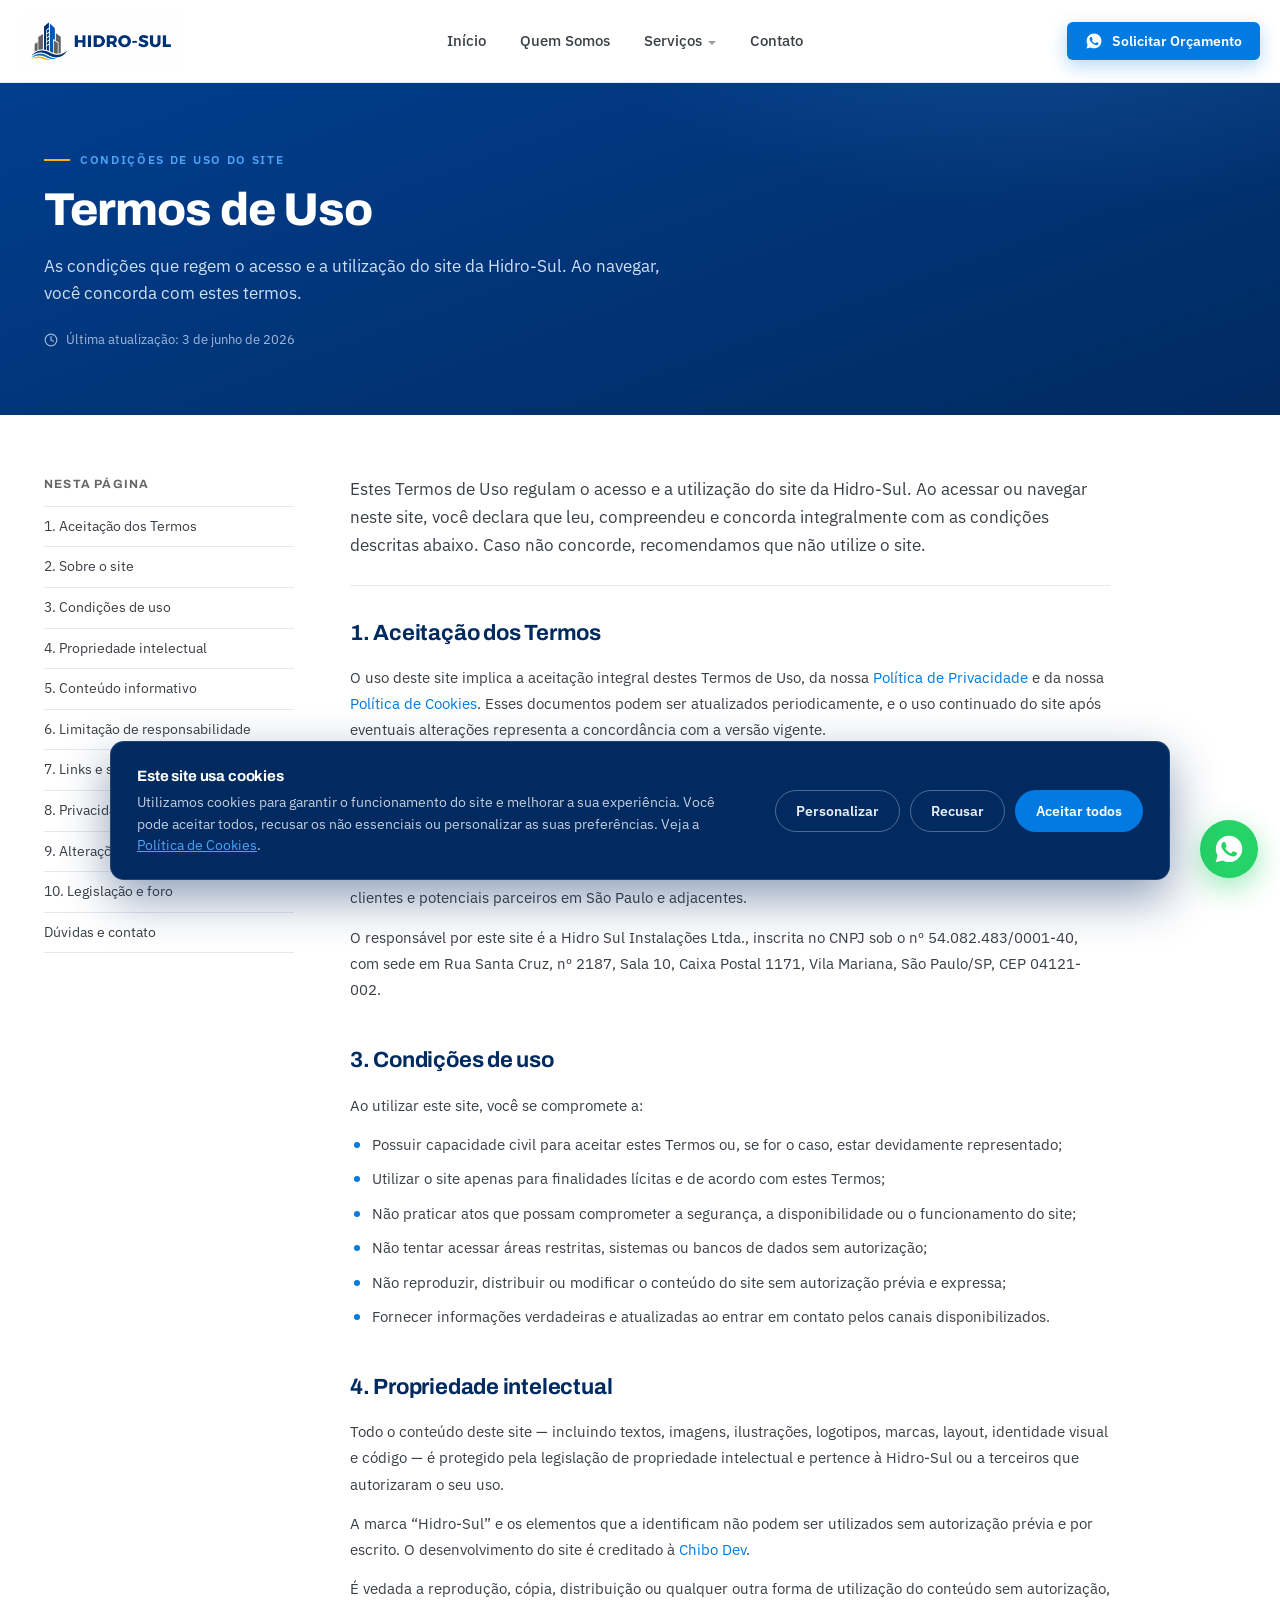
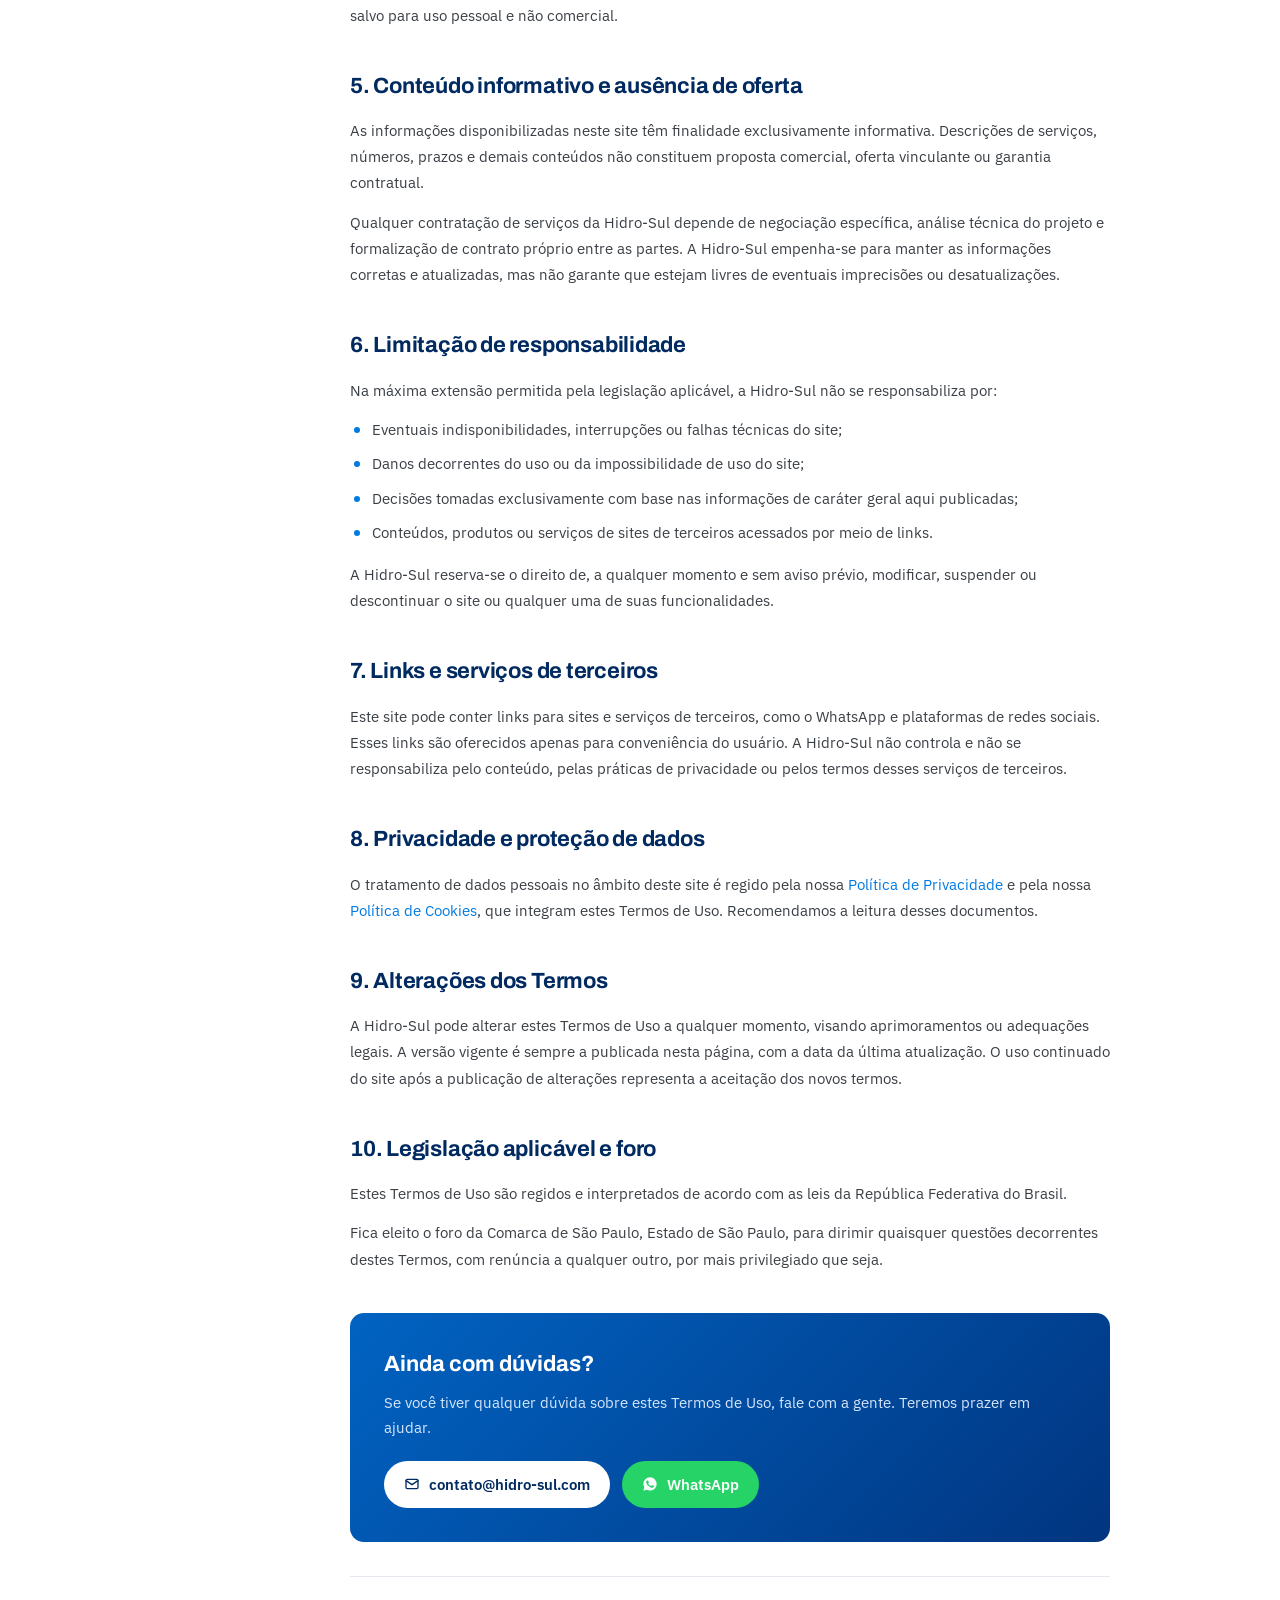
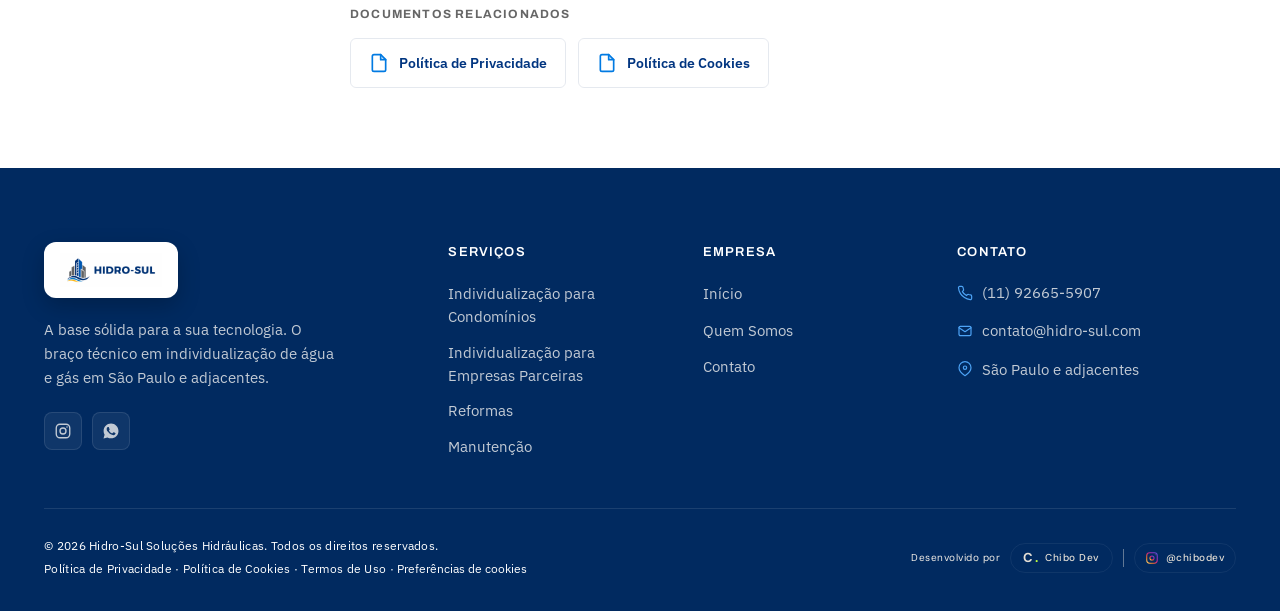
<file: termos-de-uso.html>
<!DOCTYPE html>
<html lang="pt-BR">
<head>
<!-- Google Tag Manager -->
<script>(function(w,d,s,l,i){w[l]=w[l]||[];w[l].push({'gtm.start':
new Date().getTime(),event:'gtm.js'});var f=d.getElementsByTagName(s)[0],
j=d.createElement(s),dl=l!='dataLayer'?'&l='+l:'';j.async=true;j.src=
'https://www.googletagmanager.com/gtm.js?id='+i+dl;f.parentNode.insertBefore(j,f);
})(window,document,'script','dataLayer','GTM-KD4724SJ');</script>
<!-- End Google Tag Manager -->
<meta charset="UTF-8">
<meta name="viewport" content="width=device-width, initial-scale=1.0">
<script>document.documentElement.classList.add('js');</script>
<title>Termos de Uso | Hidro-Sul Soluções Hidráulicas</title>
<meta name="description" content="Termos de Uso do site da Hidro-Sul: condições de acesso e utilização, propriedade intelectual, limitação de responsabilidade e foro.">
<meta name="robots" content="index, follow">
<meta name="theme-color" content="#012a60">
<link rel="canonical" href="https://hidro-sul.com/termos-de-uso.html">
<meta property="og:title" content="Termos de Uso | Hidro-Sul">
<meta property="og:description" content="Condições que regem o acesso e a utilização do site da Hidro-Sul.">
<meta property="og:type" content="website">
<meta property="og:locale" content="pt_BR">
<link rel="preload" href="fonts/archivo-var.woff2" as="font" type="font/woff2" crossorigin>
<link rel="preload" href="fonts/ibmplexsans-var.woff2" as="font" type="font/woff2" crossorigin>
<link rel="preconnect" href="https://fonts.googleapis.com">
<link rel="preconnect" href="https://fonts.gstatic.com" crossorigin>
<link rel="stylesheet" href="https://fonts.googleapis.com/css2?family=DM+Sans:wght@400;500;700&display=swap">
<link rel="stylesheet" href="style.css">
<!-- Meta Pixel Code -->
<script>
!function(f,b,e,v,n,t,s)
{if(f.fbq)return;n=f.fbq=function(){n.callMethod?
n.callMethod.apply(n,arguments):n.queue.push(arguments)};
if(!f._fbq)f._fbq=n;n.push=n;n.loaded=!0;n.version='2.0';
n.queue=[];t=b.createElement(e);t.async=!0;
t.src=v;s=b.getElementsByTagName(e)[0];
s.parentNode.insertBefore(t,s)}(window, document,'script',
'https://connect.facebook.net/en_US/fbevents.js');
fbq('init', '1573244011132990');
fbq('track', 'PageView');
</script>
<noscript><img height="1" width="1" style="display:none"
src="https://www.facebook.com/tr?id=1573244011132990&ev=PageView&noscript=1"/></noscript>
<!-- End Meta Pixel Code -->
</head>
<body>
<!-- Google Tag Manager (noscript) -->
<noscript><iframe src="https://www.googletagmanager.com/ns.html?id=GTM-KD4724SJ"
height="0" width="0" style="display:none;visibility:hidden"></iframe></noscript>
<!-- End Google Tag Manager (noscript) -->

<header class="header">
  <div class="container header-inner">

    <!-- Logo -->
    <a href="index.html" class="logo" aria-label="Hidro-Sul — página inicial">
      <img class="logo-full" src="assets/hidro-sul-logo.png" alt="Hidro-Sul Soluções Hidráulicas" width="120" height="40" decoding="async">
    </a>

    <!-- Navegação desktop -->
    <nav class="nav" aria-label="Navegação principal">
      <a href="index.html" class="nav-link">Início</a>
      <a href="quem-somos.html" class="nav-link">Quem Somos</a>

      <div class="nav-item">
        <a href="#servicos" class="nav-link has-dropdown" aria-haspopup="true">Serviços</a>
        <div class="nav-dropdown" role="menu">
          <a href="condominios.html" class="nav-dropdown-item" role="menuitem">
            <span class="nav-dropdown-icon">
              <svg viewBox="0 0 24 24" fill="none" stroke="currentColor" stroke-width="2" stroke-linecap="round" stroke-linejoin="round"><path d="M6 21V5a1 1 0 0 1 1-1h10a1 1 0 0 1 1 1v16"/><path d="M3 21h18"/><path d="M9 8h.01M12 8h.01M15 8h.01M9 12h.01M12 12h.01M15 12h.01M10.5 21v-3.5h3V21"/></svg>
            </span>
            <span class="nav-dropdown-text">
              <span class="nav-dropdown-title">Individualização para Condomínios</span>
              <span class="nav-dropdown-desc">Individualização de água e adequações hidráulicas</span>
            </span>
          </a>
          <a href="empresas-parceiras.html" class="nav-dropdown-item" role="menuitem">
            <span class="nav-dropdown-icon">
              <svg viewBox="0 0 24 24" fill="none" stroke="currentColor" stroke-width="2" stroke-linecap="round" stroke-linejoin="round"><circle cx="8.9" cy="12" r="5"/><circle cx="15.1" cy="12" r="5"/></svg>
            </span>
            <span class="nav-dropdown-text">
              <span class="nav-dropdown-title">Individualização para Empresas Parceiras</span>
              <span class="nav-dropdown-desc">Você vende, a Hidro-Sul executa</span>
            </span>
          </a>
          <a href="reformas-hidraulicas.html" class="nav-dropdown-item" role="menuitem">
            <span class="nav-dropdown-icon">
              <svg viewBox="0 0 24 24" fill="none" stroke="currentColor" stroke-width="2" stroke-linecap="round" stroke-linejoin="round"><path d="M4 9a4 4 0 0 1 8 0"/><path d="M2.8 9H12.6"/><path d="M8 4.7v.7"/><path d="M5.3 9v1a2.7 2.7 0 0 0 5.4 0V9"/><path d="M2.6 20a5.4 5.4 0 0 1 10.8 0"/><path d="M19.65 7.35a2 2 0 0 0-2.7 2.7L13.8 13.2l1.5 1.5 3.15-3.15a2 2 0 0 0 2.7-2.7l-1.3 1.3-1.15-.3-.3-1.15 1.25-1.2Z"/></svg>
            </span>
            <span class="nav-dropdown-text">
              <span class="nav-dropdown-title">Reformas</span>
              <span class="nav-dropdown-desc">Apartamentos, áreas comuns e barriletes</span>
            </span>
          </a>
          <a href="manutencao-predial.html" class="nav-dropdown-item" role="menuitem">
            <span class="nav-dropdown-icon">
              <svg viewBox="0 0 24 24" fill="none" stroke="currentColor" stroke-width="2" stroke-linecap="round" stroke-linejoin="round"><path d="M6 22V4a2 2 0 0 1 2-2h8a2 2 0 0 1 2 2v18Z"/><path d="M6 12H4a2 2 0 0 0-2 2v6a2 2 0 0 0 2 2h2"/><path d="M18 9h2a2 2 0 0 1 2 2v9a2 2 0 0 1-2 2h-2"/><path d="M10 6h4"/><path d="M10 10h4"/><path d="M10 14h4"/><path d="M10 18h4"/></svg>
            </span>
            <span class="nav-dropdown-text">
              <span class="nav-dropdown-title">Manutenção</span>
              <span class="nav-dropdown-desc">Preventiva e corretiva para áreas comuns</span>
            </span>
          </a>
        </div>
      </div>

      <a href="contato.html" class="nav-link">Contato</a>
    </nav>

    <!-- CTA + menu mobile -->
    <div class="header-cta">
      <!-- TODO: atualizar número/contato antes do go-live -->
      <a href="https://wa.me/5511926655907?text=Ol%C3%A1%21%20Vim%20pelo%20site%20da%20Hidro-Sul%20e%20gostaria%20de%20solicitar%20um%20or%C3%A7amento." class="btn btn-primary btn-sm" target="_blank" rel="noopener">
        <svg viewBox="0 0 24 24" fill="currentColor" aria-hidden="true"><path d="M12.04 2C6.58 2 2.13 6.45 2.13 11.9c0 1.76.46 3.45 1.32 4.95L2 22l5.3-1.38a9.9 9.9 0 0 0 4.74 1.2h.01c5.46 0 9.91-4.45 9.91-9.9C21.96 6.45 17.5 2 12.04 2Zm5.8 14.16c-.25.69-1.45 1.32-1.99 1.37-.53.05-1.03.24-3.47-.72-2.92-1.15-4.79-4.13-4.94-4.32-.14-.2-1.18-1.57-1.18-2.99 0-1.42.74-2.12 1.01-2.41.26-.29.57-.36.76-.36l.55.01c.18.01.42-.07.65.5.25.61.84 2.11.91 2.26.07.15.12.32.02.52-.1.2-.15.32-.29.49-.15.17-.31.39-.44.52-.15.15-.3.31-.13.6.17.29.76 1.25 1.63 2.02 1.12 1 2.06 1.31 2.35 1.46.29.15.46.12.63-.07.17-.2.73-.85.92-1.14.2-.29.39-.24.66-.15.27.1 1.71.81 2 .96.29.15.49.22.56.34.07.12.07.69-.18 1.38Z"/></svg>
        Solicitar Orçamento
      </a>
      <button class="menu-toggle" aria-label="Abrir menu" aria-expanded="false" id="menuToggle">
        <svg viewBox="0 0 24 24" fill="none" stroke="currentColor" stroke-width="2" stroke-linecap="round"><path d="M3 6h18M3 12h18M3 18h18"/></svg>
      </button>
    </div>
  </div>

  <!-- Navegação mobile -->
  <div class="mobile-nav" id="mobileNav">
    <a href="index.html">Início</a>
    <a href="quem-somos.html">Quem Somos</a>
    <a href="condominios.html">Individualização para Condomínios</a>
    <a href="empresas-parceiras.html">Individualização para Empresas Parceiras</a>
    <a href="reformas-hidraulicas.html">Reformas</a>
    <a href="manutencao-predial.html">Manutenção</a>
    <a href="contato.html">Contato</a>
    <a href="https://wa.me/5511926655907?text=Ol%C3%A1%21%20Vim%20pelo%20site%20da%20Hidro-Sul%20e%20gostaria%20de%20solicitar%20um%20or%C3%A7amento." class="cta" target="_blank" rel="noopener">Solicitar Orçamento</a>
  </div>
</header>

<main>
<section class="page-hero">
  <div class="container">
    <div class="page-hero-inner reveal">
      <div class="page-hero-eyebrow">Condições de uso do site</div>
      <h1>Termos de Uso</h1>
      <p class="page-hero-lead">As condições que regem o acesso e a utilização do site da Hidro-Sul. Ao navegar, você concorda com estes termos.</p>
      <div class="legal-hero-meta">
        <svg width="14" height="14" viewBox="0 0 24 24" fill="none" stroke="currentColor" stroke-width="2" stroke-linecap="round" stroke-linejoin="round" aria-hidden="true"><circle cx="12" cy="12" r="10"/><polyline points="12 6 12 12 16 14"/></svg>
        Última atualização: 3 de junho de 2026
      </div>
    </div>
  </div>
</section>
<section class="legal-section">
  <div class="container">
    <div class="legal-grid">
      <aside class="legal-toc">
        <div class="legal-toc-title">Nesta página</div>
        <ul class="legal-toc-list">
          <li><a href="#aceitacao">1. Aceitação dos Termos</a></li>
          <li><a href="#sobre">2. Sobre o site</a></li>
          <li><a href="#condicoes">3. Condições de uso</a></li>
          <li><a href="#propriedade">4. Propriedade intelectual</a></li>
          <li><a href="#informativo">5. Conteúdo informativo</a></li>
          <li><a href="#responsabilidade">6. Limitação de responsabilidade</a></li>
          <li><a href="#terceiros">7. Links e serviços de terceiros</a></li>
          <li><a href="#privacidade">8. Privacidade e dados</a></li>
          <li><a href="#alteracoes">9. Alterações dos Termos</a></li>
          <li><a href="#foro">10. Legislação e foro</a></li>
          <li><a href="#contato">Dúvidas e contato</a></li>
        </ul>
      </aside>
      <div class="legal-content">
        <p class="legal-intro">Estes Termos de Uso regulam o acesso e a utilização do site da Hidro-Sul. Ao acessar ou navegar neste site, você declara que leu, compreendeu e concorda integralmente com as condições descritas abaixo. Caso não concorde, recomendamos que não utilize o site.</p>

        <div class="legal-block">
          <h2 id="aceitacao">1. Aceitação dos Termos</h2>
          <p>O uso deste site implica a aceitação integral destes Termos de Uso, da nossa <a href="politica-de-privacidade.html">Política de Privacidade</a> e da nossa <a href="politica-de-cookies.html">Política de Cookies</a>. Esses documentos podem ser atualizados periodicamente, e o uso continuado do site após eventuais alterações representa a concordância com a versão vigente.</p>
        </div>

        <div class="legal-block">
          <h2 id="sobre">2. Sobre o site</h2>
          <p>O site da Hidro-Sul tem caráter institucional e informativo. O seu objetivo é apresentar a empresa, os seus serviços de individualização de água e gás, os seus parceiros e os seus canais de contato para visitantes, clientes e potenciais parceiros em São Paulo e adjacentes.</p>
          <p>O responsável por este site é a Hidro Sul Instalações Ltda., inscrita no CNPJ sob o nº 54.082.483/0001-40, com sede em Rua Santa Cruz, nº 2187, Sala 10, Caixa Postal 1171, Vila Mariana, São Paulo/SP, CEP 04121-002.</p>
        </div>

        <div class="legal-block">
          <h2 id="condicoes">3. Condições de uso</h2>
          <p>Ao utilizar este site, você se compromete a:</p>
          <ul>
            <li>Possuir capacidade civil para aceitar estes Termos ou, se for o caso, estar devidamente representado;</li>
            <li>Utilizar o site apenas para finalidades lícitas e de acordo com estes Termos;</li>
            <li>Não praticar atos que possam comprometer a segurança, a disponibilidade ou o funcionamento do site;</li>
            <li>Não tentar acessar áreas restritas, sistemas ou bancos de dados sem autorização;</li>
            <li>Não reproduzir, distribuir ou modificar o conteúdo do site sem autorização prévia e expressa;</li>
            <li>Fornecer informações verdadeiras e atualizadas ao entrar em contato pelos canais disponibilizados.</li>
          </ul>
        </div>

        <div class="legal-block">
          <h2 id="propriedade">4. Propriedade intelectual</h2>
          <p>Todo o conteúdo deste site — incluindo textos, imagens, ilustrações, logotipos, marcas, layout, identidade visual e código — é protegido pela legislação de propriedade intelectual e pertence à Hidro-Sul ou a terceiros que autorizaram o seu uso.</p>
          <p>A marca “Hidro-Sul” e os elementos que a identificam não podem ser utilizados sem autorização prévia e por escrito. O desenvolvimento do site é creditado à <a href="https://chibodev.com" target="_blank" rel="noopener">Chibo Dev</a>.</p>
          <p>É vedada a reprodução, cópia, distribuição ou qualquer outra forma de utilização do conteúdo sem autorização, salvo para uso pessoal e não comercial.</p>
        </div>

        <div class="legal-block">
          <h2 id="informativo">5. Conteúdo informativo e ausência de oferta</h2>
          <p>As informações disponibilizadas neste site têm finalidade exclusivamente informativa. Descrições de serviços, números, prazos e demais conteúdos não constituem proposta comercial, oferta vinculante ou garantia contratual.</p>
          <p>Qualquer contratação de serviços da Hidro-Sul depende de negociação específica, análise técnica do projeto e formalização de contrato próprio entre as partes. A Hidro-Sul empenha-se para manter as informações corretas e atualizadas, mas não garante que estejam livres de eventuais imprecisões ou desatualizações.</p>
        </div>

        <div class="legal-block">
          <h2 id="responsabilidade">6. Limitação de responsabilidade</h2>
          <p>Na máxima extensão permitida pela legislação aplicável, a Hidro-Sul não se responsabiliza por:</p>
          <ul>
            <li>Eventuais indisponibilidades, interrupções ou falhas técnicas do site;</li>
            <li>Danos decorrentes do uso ou da impossibilidade de uso do site;</li>
            <li>Decisões tomadas exclusivamente com base nas informações de caráter geral aqui publicadas;</li>
            <li>Conteúdos, produtos ou serviços de sites de terceiros acessados por meio de links.</li>
          </ul>
          <p>A Hidro-Sul reserva-se o direito de, a qualquer momento e sem aviso prévio, modificar, suspender ou descontinuar o site ou qualquer uma de suas funcionalidades.</p>
        </div>

        <div class="legal-block">
          <h2 id="terceiros">7. Links e serviços de terceiros</h2>
          <p>Este site pode conter links para sites e serviços de terceiros, como o WhatsApp e plataformas de redes sociais. Esses links são oferecidos apenas para conveniência do usuário. A Hidro-Sul não controla e não se responsabiliza pelo conteúdo, pelas práticas de privacidade ou pelos termos desses serviços de terceiros.</p>
        </div>

        <div class="legal-block">
          <h2 id="privacidade">8. Privacidade e proteção de dados</h2>
          <p>O tratamento de dados pessoais no âmbito deste site é regido pela nossa <a href="politica-de-privacidade.html">Política de Privacidade</a> e pela nossa <a href="politica-de-cookies.html">Política de Cookies</a>, que integram estes Termos de Uso. Recomendamos a leitura desses documentos.</p>
        </div>

        <div class="legal-block">
          <h2 id="alteracoes">9. Alterações dos Termos</h2>
          <p>A Hidro-Sul pode alterar estes Termos de Uso a qualquer momento, visando aprimoramentos ou adequações legais. A versão vigente é sempre a publicada nesta página, com a data da última atualização. O uso continuado do site após a publicação de alterações representa a aceitação dos novos termos.</p>
        </div>

        <div class="legal-block">
          <h2 id="foro">10. Legislação aplicável e foro</h2>
          <p>Estes Termos de Uso são regidos e interpretados de acordo com as leis da República Federativa do Brasil.</p>
          <p>Fica eleito o foro da Comarca de São Paulo, Estado de São Paulo, para dirimir quaisquer questões decorrentes destes Termos, com renúncia a qualquer outro, por mais privilegiado que seja.</p>
        </div>

        <div class="legal-contact" id="contato">
          <h2>Ainda com dúvidas?</h2>
          <p>Se você tiver qualquer dúvida sobre estes Termos de Uso, fale com a gente. Teremos prazer em ajudar.</p>
          <div class="legal-contact-links">
            <a href="mailto:contato@hidro-sul.com" class="lc-email"><svg width="16" height="16" viewBox="0 0 24 24" fill="none" stroke="currentColor" stroke-width="2" stroke-linecap="round" stroke-linejoin="round" aria-hidden="true"><rect x="3" y="5" width="18" height="14" rx="2"/><path d="m3 7 9 6 9-6"/></svg>contato@hidro-sul.com</a>
            <a href="https://wa.me/5511926655907" class="lc-wa" target="_blank" rel="noopener"><svg width="16" height="16" viewBox="0 0 24 24" fill="currentColor" aria-hidden="true"><path d="M12.04 2C6.58 2 2.13 6.45 2.13 11.9c0 1.76.46 3.45 1.32 4.95L2 22l5.3-1.38a9.9 9.9 0 0 0 4.74 1.2h.01c5.46 0 9.91-4.45 9.91-9.9C21.96 6.45 17.5 2 12.04 2Zm5.8 14.16c-.25.69-1.45 1.32-1.99 1.37-.53.05-1.03.24-3.47-.72-2.92-1.15-4.79-4.13-4.94-4.32-.14-.2-1.18-1.57-1.18-2.99 0-1.42.74-2.12 1.01-2.41.26-.29.57-.36.76-.36l.55.01c.18.01.42-.07.65.5.25.61.84 2.11.91 2.26.07.15.12.32.02.52-.1.2-.15.32-.29.49-.15.17-.31.39-.44.52-.15.15-.3.31-.13.6.17.29.76 1.25 1.63 2.02 1.12 1 2.06 1.31 2.35 1.46.29.15.46.12.63-.07.17-.2.73-.85.92-1.14.2-.29.39-.24.66-.15.27.1 1.71.81 2 .96.29.15.49.22.56.34.07.12.07.69-.18 1.38Z"/></svg>WhatsApp</a>
          </div>
        </div>

        <div class="legal-related">
          <div class="legal-related-title">Documentos relacionados</div>
          <div class="legal-related-list">
            <a href="politica-de-privacidade.html" class="legal-related-card"><svg width="20" height="20" viewBox="0 0 24 24" fill="none" stroke="currentColor" stroke-width="2" stroke-linecap="round" stroke-linejoin="round" aria-hidden="true"><path d="M14 2H6a2 2 0 0 0-2 2v16a2 2 0 0 0 2 2h12a2 2 0 0 0 2-2V8z"/><polyline points="14 2 14 8 20 8"/></svg><span>Política de Privacidade</span></a>
            <a href="politica-de-cookies.html" class="legal-related-card"><svg width="20" height="20" viewBox="0 0 24 24" fill="none" stroke="currentColor" stroke-width="2" stroke-linecap="round" stroke-linejoin="round" aria-hidden="true"><path d="M14 2H6a2 2 0 0 0-2 2v16a2 2 0 0 0 2 2h12a2 2 0 0 0 2-2V8z"/><polyline points="14 2 14 8 20 8"/></svg><span>Política de Cookies</span></a>
          </div>
        </div>

      </div>
    </div>
  </div>
</section>
</main>

<footer class="footer">
  <div class="container">
    <div class="footer-grid reveal-stagger">

      <!-- Marca -->
      <div class="footer-brand">
        <a href="index.html" class="logo" aria-label="Hidro-Sul">
          <img class="logo-full" src="assets/hidro-sul-logo.png" alt="Hidro-Sul Soluções Hidráulicas" width="120" height="40" loading="lazy" decoding="async">
        </a>
        <p class="footer-tagline">A base sólida para a sua tecnologia. O braço técnico em individualização de água e gás em São Paulo e adjacentes.</p>
        <div class="footer-social">
          <a href="https://instagram.com/" target="_blank" rel="noopener" aria-label="Instagram">
            <svg viewBox="0 0 24 24" fill="none" stroke="currentColor" stroke-width="1.8"><rect x="3" y="3" width="18" height="18" rx="5"/><circle cx="12" cy="12" r="4"/><circle cx="17.3" cy="6.7" r="1" fill="currentColor" stroke="none"/></svg>
          </a>
          <!-- TODO: atualizar número do WhatsApp -->
          <a href="https://wa.me/5511926655907?text=Ol%C3%A1%21%20Encontrei%20o%20contato%20de%20voc%C3%AAs%20no%20site%20e%20gostaria%20de%20mais%20informa%C3%A7%C3%B5es." target="_blank" rel="noopener" aria-label="WhatsApp">
            <svg viewBox="0 0 24 24" fill="currentColor"><path d="M12.04 2C6.58 2 2.13 6.45 2.13 11.9c0 1.76.46 3.45 1.32 4.95L2 22l5.3-1.38a9.9 9.9 0 0 0 4.74 1.2h.01c5.46 0 9.91-4.45 9.91-9.9C21.96 6.45 17.5 2 12.04 2Zm5.8 14.16c-.25.69-1.45 1.32-1.99 1.37-.53.05-1.03.24-3.47-.72-2.92-1.15-4.79-4.13-4.94-4.32-.14-.2-1.18-1.57-1.18-2.99 0-1.42.74-2.12 1.01-2.41.26-.29.57-.36.76-.36l.55.01c.18.01.42-.07.65.5.25.61.84 2.11.91 2.26.07.15.12.32.02.52-.1.2-.15.32-.29.49-.15.17-.31.39-.44.52-.15.15-.3.31-.13.6.17.29.76 1.25 1.63 2.02 1.12 1 2.06 1.31 2.35 1.46.29.15.46.12.63-.07.17-.2.73-.85.92-1.14.2-.29.39-.24.66-.15.27.1 1.71.81 2 .96.29.15.49.22.56.34.07.12.07.69-.18 1.38Z"/></svg>
          </a>
        </div>
      </div>

      <!-- Serviços -->
      <div>
        <h3 class="footer-title">Serviços</h3>
        <ul class="footer-list">
          <li><a href="condominios.html">Individualização para Condomínios</a></li>
          <li><a href="empresas-parceiras.html">Individualização para Empresas Parceiras</a></li>
          <li><a href="reformas-hidraulicas.html">Reformas</a></li>
          <li><a href="manutencao-predial.html">Manutenção</a></li>
        </ul>
      </div>

      <!-- Empresa -->
      <div>
        <h3 class="footer-title">Empresa</h3>
        <ul class="footer-list">
          <li><a href="index.html">Início</a></li>
          <li><a href="quem-somos.html">Quem Somos</a></li>
          <li><a href="contato.html">Contato</a></li>
        </ul>
      </div>

      <!-- Contato -->
      <div>
        <h3 class="footer-title">Contato</h3>
        <ul class="footer-list">
          <!-- TODO: atualizar telefone/e-mail/WhatsApp -->
          <li><a href="tel:+5511926655907"><svg viewBox="0 0 24 24" fill="none" stroke="currentColor" stroke-width="1.8" stroke-linecap="round" stroke-linejoin="round"><path d="M22 16.9v3a2 2 0 0 1-2.2 2 19.8 19.8 0 0 1-8.6-3 19.5 19.5 0 0 1-6-6 19.8 19.8 0 0 1-3-8.7A2 2 0 0 1 4.1 2h3a2 2 0 0 1 2 1.7c.1 1 .4 1.9.7 2.8a2 2 0 0 1-.5 2.1L8.1 9.9a16 16 0 0 0 6 6l1.3-1.3a2 2 0 0 1 2.1-.4c.9.3 1.8.6 2.8.7a2 2 0 0 1 1.7 2Z"/></svg>(11) 92665-5907</a></li>
          <li><a href="mailto:contato@hidro-sul.com"><svg viewBox="0 0 24 24" fill="none" stroke="currentColor" stroke-width="1.8" stroke-linecap="round" stroke-linejoin="round"><rect x="3" y="5" width="18" height="14" rx="2"/><path d="m3 7 9 6 9-6"/></svg>contato@hidro-sul.com</a></li>
          <li><a href="contato.html"><svg viewBox="0 0 24 24" fill="none" stroke="currentColor" stroke-width="1.8" stroke-linecap="round" stroke-linejoin="round"><path d="M21 10c0 6-9 12-9 12s-9-6-9-12a9 9 0 0 1 18 0Z"/><circle cx="12" cy="10" r="2.5"/></svg>São Paulo e adjacentes</a></li>
        </ul>
      </div>

    </div>

    <div class="footer-bottom">
      <div class="footer-copyright">
        © 2026 Hidro-Sul Soluções Hidráulicas. Todos os direitos reservados.<br>
        <span class="footer-legal"><a href="politica-de-privacidade.html">Política de Privacidade</a> · <a href="politica-de-cookies.html">Política de Cookies</a> · <a href="termos-de-uso.html">Termos de Uso</a></span>
      </div>
      <div class="footer-signature">
        <span class="footer-signature-label">Desenvolvido por</span>
        <div class="footer-signature-pills">
          <a href="https://chibodev.com" target="_blank" rel="noopener noreferrer" aria-label="Chibo Dev — site oficial">
            <span class="chibo-mark" aria-hidden="true">C<span>.</span></span>
            <span class="chibo-name">Chibo Dev</span>
          </a>
          <span class="footer-signature-divider" aria-hidden="true"></span>
          <a href="https://instagram.com/chibodev" target="_blank" rel="noopener noreferrer" class="is-ig is-ig-color" aria-label="Instagram @chibodev">
            <svg class="ig-icon" viewBox="0 0 24 24" fill="none" stroke-width="1.8" stroke-linecap="round" stroke-linejoin="round" aria-hidden="true">
              <defs>
                <linearGradient id="ig-grad" x1="0%" y1="100%" x2="100%" y2="0%">
                  <stop offset="0%" stop-color="#FEDA75"/>
                  <stop offset="25%" stop-color="#FA7E1E"/>
                  <stop offset="50%" stop-color="#D62976"/>
                  <stop offset="75%" stop-color="#962FBF"/>
                  <stop offset="100%" stop-color="#4F5BD5"/>
                </linearGradient>
              </defs>
              <rect x="3" y="3" width="18" height="18" rx="5" stroke="url(#ig-grad)"/>
              <circle cx="12" cy="12" r="3.5" stroke="url(#ig-grad)"/>
              <circle cx="17.5" cy="6.5" r="0.8" fill="url(#ig-grad)" stroke="none"/>
            </svg>
            @chibodev
          </a>
        </div>
      </div>
    </div>
  </div>
</footer>

<a href="https://wa.me/5511926655907" class="wa-float" id="waFloat" target="_blank" rel="noopener" aria-label="Fale conosco pelo WhatsApp">
  <svg viewBox="0 0 24 24" fill="currentColor" aria-hidden="true"><path d="M12.04 2C6.58 2 2.13 6.45 2.13 11.9c0 1.76.46 3.45 1.32 4.95L2 22l5.3-1.38a9.9 9.9 0 0 0 4.74 1.2h.01c5.46 0 9.91-4.45 9.91-9.9C21.96 6.45 17.5 2 12.04 2Zm5.8 14.16c-.25.69-1.45 1.32-1.99 1.37-.53.05-1.03.24-3.47-.72-2.92-1.15-4.79-4.13-4.94-4.32-.14-.2-1.18-1.57-1.18-2.99 0-1.42.74-2.12 1.01-2.41.26-.29.57-.36.76-.36l.55.01c.18.01.42-.07.65.5.25.61.84 2.11.91 2.26.07.15.12.32.02.52-.1.2-.15.32-.29.49-.15.17-.31.39-.44.52-.15.15-.3.31-.13.6.17.29.76 1.25 1.63 2.02 1.12 1 2.06 1.31 2.35 1.46.29.15.46.12.63-.07.17-.2.73-.85.92-1.14.2-.29.39-.24.66-.15.27.1 1.71.81 2 .96.29.15.49.22.56.34.07.12.07.69-.18 1.38Z"/></svg>
</a>

<!-- ============================ SCRIPTS ============================ -->
<script>
  // Menu mobile
  (function(){
    var t = document.getElementById('menuToggle');
    var m = document.getElementById('mobileNav');
    if(t && m){
      t.addEventListener('click', function(){
        var open = m.classList.toggle('open');
        t.setAttribute('aria-expanded', open ? 'true' : 'false');
      });
    }
    // Dropdown por toque (mobile/tablet): abre no clique
    document.querySelectorAll('.nav-item').forEach(function(item){
      var link = item.querySelector('.has-dropdown');
      if(!link) return;
      link.addEventListener('click', function(e){
        if(window.matchMedia('(hover: none)').matches){
          e.preventDefault();
          var isOpen = item.getAttribute('data-open') === 'true';
          item.setAttribute('data-open', isOpen ? 'false' : 'true');
        }
      });
    });
    // Esconde o WhatsApp flutuante ao chegar no footer (não passa por cima dele)
    var wa = document.getElementById('waFloat');
    var footer = document.querySelector('.footer');
    if(wa && footer && 'IntersectionObserver' in window){
      var obs = new IntersectionObserver(function(entries){
        entries.forEach(function(e){ wa.classList.toggle('is-hidden', e.isIntersecting); });
      }, {rootMargin:'0px 0px -8% 0px'});
      obs.observe(footer);
    }

    // Animações de entrada no scroll
    var revealEls = document.querySelectorAll('.reveal, .reveal-stagger');
    if('IntersectionObserver' in window){
      var ro = new IntersectionObserver(function(entries){
        entries.forEach(function(e){
          if(e.isIntersecting){ e.target.classList.add('in'); ro.unobserve(e.target); }
        });
      }, {threshold:0.12, rootMargin:'0px 0px -8% 0px'});
      revealEls.forEach(function(el){ ro.observe(el); });
    } else {
      revealEls.forEach(function(el){ el.classList.add('in'); });
    }
  })();
</script>

<!-- Banner de cookies (LGPD) — injeta o próprio CSS e markup -->
<script src="cookie-consent.js" defer></script>

</body>
</html>
</file>
<file: style.css>
/* =====================================================================
   HIDRO-SUL — Folha de estilo compartilhada
   Sistema de design: tokens, base, botões, header, hero, stats, WhatsApp
   Tipografia: Archivo (display) + IBM Plex Sans (corpo), variáveis self-hosted
   ===================================================================== */

/* ============================ FONTES ============================ */
@font-face{
  font-family:'Archivo';
  font-style:normal;
  font-weight:100 900;
  font-display:swap;
  src:url('fonts/archivo-var.woff2') format('woff2');
  unicode-range:U+0000-00FF,U+0131,U+0152-0153,U+02BB-02BC,U+02C6,U+02DA,U+02DC,U+0304,U+0308,U+0329,U+2000-206F,U+20AC,U+2122,U+2191,U+2193,U+2212,U+2215,U+FEFF,U+FFFD;
}
@font-face{
  font-family:'IBM Plex Sans';
  font-style:normal;
  font-weight:100 700;
  font-display:swap;
  src:url('fonts/ibmplexsans-var.woff2') format('woff2');
  unicode-range:U+0000-00FF,U+0131,U+0152-0153,U+02BB-02BC,U+02C6,U+02DA,U+02DC,U+0304,U+0308,U+0329,U+2000-206F,U+20AC,U+2122,U+2191,U+2193,U+2212,U+2215,U+FEFF,U+FFFD;
}

/* ============================ TOKENS ============================ */
:root{
  /* === Paleta da logo Hidro-Sul (cores exatas extraídas do arquivo) === */
  --navy-deep:#012a60;   /* azul-marinho profundo (sombra da marca) */
  --navy:#013580;        /* azul-marinho da logo (onda/prédios escuros) */
  --navy-light:#0a57b4;  /* azul-marinho mais claro */

  --primary:#017ae2;     /* azul vivo da logo (ação/destaque) */
  --primary-dark:#0162bc;/* hover */
  --primary-soft:#e4f0fd;/* fundo suave dos ícones */
  --sky:#4da3f5;         /* azul claro p/ acento sobre fundo escuro */

  --orange:#fab019;      /* âmbar da logo (acento secundário) */
  --orange-dark:#e09a06;

  --whatsapp:#25d366;    /* verde oficial do WhatsApp — exceção, só nos botões de WhatsApp */
  --whatsapp-dark:#1aa84d;

  /* Marca Chibo Dev (uso restrito: assinatura no footer) */
  --chibo-green:#c0ff3e;
  --chibo-green-glow:rgba(192,255,62,.40);
  --ig-pink:#d62976;
  --ig-pink-glow:rgba(214,41,118,.40);
  --sig-sans:'DM Sans','IBM Plex Sans',system-ui,sans-serif;
  --ease-sig:cubic-bezier(0.22,1,0.36,1);

  /* Neutros (cinza #666 da logo como base) + único "preto" permitido */
  --white:#ffffff;
  --silver:#c2cad4;
  --silver-soft:#e6ecf4;
  --gray-50:#f5f7fa;
  --gray-100:#eceff3;
  --gray-200:#d6dbe1;
  --gray-400:#666666;    /* cinza da logo */
  --gray-700:#3a3f45;
  --gray-900:#14181d;    /* quase-preto p/ texto */
  --border:rgba(1,42,96,0.10);

  /* Tipografia */
  --font-display:'Archivo', system-ui, sans-serif;
  --font-body:'IBM Plex Sans', system-ui, sans-serif;

  /* Layout */
  --container:1240px;
  --radius:6px;
  --radius-lg:14px;
  --radius-pill:999px;
}

/* ============================ BASE ============================ */
*{box-sizing:border-box;margin:0;padding:0;}
html{scroll-behavior:smooth;}
body{
  font-family:var(--font-body);
  color:var(--gray-900);
  background:var(--white);
  line-height:1.6;
  font-size:16px;
  -webkit-font-smoothing:antialiased;
  text-rendering:optimizeLegibility;
}
img{max-width:100%;display:block;}
a{color:inherit;}

.container{
  max-width:var(--container);
  margin:0 auto;
  padding:0 24px;
}

/* ============================ BOTÕES ============================ */
.btn{
  font-family:var(--font-body);
  font-weight:600;
  font-size:15px;
  padding:12px 22px;
  border:none;
  border-radius:var(--radius);
  text-decoration:none;
  display:inline-flex;
  align-items:center;
  gap:9px;
  cursor:pointer;
  line-height:1;
  transition:background .2s, color .2s, transform .2s, box-shadow .2s, border-color .2s;
  white-space:nowrap;
}
.btn svg{width:18px;height:18px;flex-shrink:0;}

.btn-primary{
  background:var(--primary);
  color:var(--white);
  box-shadow:0 6px 18px rgba(1,122,226,.30);
}
.btn-primary:hover{
  background:var(--primary-dark);
  transform:translateY(-1px);
  box-shadow:0 10px 24px rgba(1,122,226,.38);
}

.btn-outline{
  background:transparent;
  color:var(--white);
  border:1px solid rgba(255,255,255,.30);
}
.btn-outline:hover{
  background:rgba(255,255,255,.07);
  border-color:rgba(255,255,255,.55);
  transform:translateY(-1px);
}

.btn-sm{padding:10px 18px;font-size:14px;}

/* ============================ HEADER ============================ */
/* ============================ TRANSIÇÃO ENTRE PÁGINAS ============================ */
/* Cross-fade nativo (View Transitions API) entre páginas do mesmo domínio.
   Progressive enhancement: navegadores sem suporte apenas navegam, sem animação,
   e nada quebra (URL, voltar, SEO seguem normais). Header e botão de WhatsApp
   recebem view-transition-name para permanecerem estáveis enquanto o conteúdo faz o fade. */
@view-transition { navigation: auto; }

/* cross-fade suave do conteúdo */
::view-transition-old(root),
::view-transition-new(root){
  animation-duration:.32s;
  animation-timing-function:cubic-bezier(.4, 0, .2, 1);
}

/* respeita quem prefere menos movimento */
@media (prefers-reduced-motion: reduce){
  @view-transition { navigation: none; }
}

.header{
  position:sticky;
  top:0;
  z-index:100;
  background:#fff;
  border-bottom:1px solid var(--border);
  view-transition-name:site-header;
}
.header-inner{
  display:flex;
  align-items:center;
  justify-content:space-between;
  gap:24px;
  padding:14px 0;
}

/* Logo */
.logo{
  display:flex;
  align-items:center;
  gap:12px;
  text-decoration:none;
  flex-shrink:0;
}
.logo-mark{width:38px;height:46px;flex-shrink:0;}
.logo-full{height:54px;width:auto;display:block;transition:transform .25s ease;}
.logo:hover .logo-full{transform:scale(1.04);}
.logo-text{display:flex;flex-direction:column;line-height:1;}
.logo-name{
  font-family:var(--font-display);
  font-weight:800;
  font-size:23px;
  letter-spacing:.01em;
  color:var(--navy-deep);
}
.logo-sub{
  font-family:var(--font-body);
  font-weight:600;
  font-size:9.5px;
  letter-spacing:.22em;
  color:var(--gray-400);
  text-transform:uppercase;
  margin-top:3px;
}

/* Navegação */
.nav{display:flex;align-items:center;gap:34px;}
.nav-link{
  font-family:var(--font-body);
  font-size:15px;
  font-weight:500;
  color:var(--gray-700);
  text-decoration:none;
  transition:color .2s;
  position:relative;
  padding:4px 0;
}
.nav-link:hover{color:var(--navy-deep);}
.nav-link.active{color:var(--primary);font-weight:600;}
.nav-link.active::after{
  content:'';
  position:absolute;
  left:0;right:0;bottom:-2px;
  height:2px;
  background:var(--primary);
  border-radius:2px;
}
.nav-link.has-dropdown::after{
  content:'';
  display:inline-block;
  width:0;height:0;
  margin-left:6px;
  border-left:4px solid transparent;
  border-right:4px solid transparent;
  border-top:4px solid currentColor;
  opacity:.5;
  transform:translateY(-1px);
  transition:transform .2s;
}

/* Dropdown */
.nav-item{position:relative;display:inline-flex;align-items:center;}
.nav-item[data-open="true"] .nav-link.has-dropdown::after{transform:rotate(180deg) translateY(1px);}
.nav-dropdown{
  position:absolute;
  top:calc(100% + 16px);
  left:50%;
  transform:translateX(-50%) translateY(-8px);
  min-width:300px;
  background:#fff;
  border:1px solid var(--border);
  border-radius:var(--radius-lg);
  box-shadow:0 16px 40px rgba(15,29,53,.12),0 2px 8px rgba(15,29,53,.05);
  padding:8px;
  opacity:0;visibility:hidden;pointer-events:none;
  transition:opacity .2s, transform .2s, visibility .2s;
  z-index:110;
}
.nav-dropdown::before{
  content:'';
  position:absolute;
  top:-6px;left:50%;
  transform:translateX(-50%) rotate(45deg);
  width:12px;height:12px;
  background:#fff;
  border-left:1px solid var(--border);
  border-top:1px solid var(--border);
}
.nav-item:hover .nav-dropdown,
.nav-item[data-open="true"] .nav-dropdown,
.nav-dropdown:focus-within{
  opacity:1;visibility:visible;pointer-events:auto;
  transform:translateX(-50%) translateY(0);
}
/* ponte invisível para não fechar no movimento do mouse */
.nav-item::after{
  content:'';position:absolute;top:100%;left:0;right:0;height:16px;pointer-events:none;
}
.nav-item:hover::after{pointer-events:auto;}

.nav-dropdown-item{
  display:flex;align-items:flex-start;gap:12px;
  padding:11px 13px;
  border-radius:var(--radius);
  text-decoration:none;
  color:var(--navy-deep);
  transition:background .15s;
}
.nav-dropdown-item:hover,.nav-dropdown-item:focus-visible{background:var(--gray-50);outline:none;}
.nav-dropdown-icon{
  width:34px;height:34px;flex-shrink:0;
  border-radius:var(--radius);
  background:var(--primary-soft);
  display:flex;align-items:center;justify-content:center;
  color:var(--primary);
}
.nav-dropdown-icon svg{width:18px;height:18px;}
.nav-dropdown-text{display:flex;flex-direction:column;gap:2px;min-width:0;}
.nav-dropdown-title{
  font-family:var(--font-display);
  font-weight:600;font-size:14px;
  letter-spacing:-.01em;line-height:1.3;
}
.nav-dropdown-desc{font-size:12px;color:var(--gray-400);line-height:1.4;}

.header-cta{display:flex;align-items:center;gap:12px;flex-shrink:0;}

/* nav mobile escondida por padrão (só aparece no breakpoint) */
.mobile-nav{display:none;}

/* Botão menu mobile */
.menu-toggle{
  display:none;
  background:none;border:none;cursor:pointer;
  width:42px;height:42px;
  border-radius:var(--radius);
  color:var(--navy-deep);
}
.menu-toggle svg{width:24px;height:24px;}

/* ---- Hovers do header ---- */
.logo-mark{transition:transform .25s ease;}
.logo:hover .logo-mark{transform:scale(1.06);}
.logo-name{transition:color .2s ease;}
.logo:hover .logo-name{color:var(--primary);}

/* sublinhado animado nos links (não no ativo, que já tem) */
.nav-link::before{
  content:'';
  position:absolute;
  left:0;right:0;bottom:-2px;
  height:2px;border-radius:2px;
  background:var(--primary);
  transform:scaleX(0);
  transform-origin:center;
  transition:transform .25s ease;
}
.nav-link.active::before{display:none;}
.nav-link:hover::before{transform:scaleX(1);}

/* caret do dropdown gira no hover do item */
.nav-item:hover .nav-link.has-dropdown::after{transform:rotate(180deg) translateY(1px);}

/* ============================ HERO ============================ */
.hero{
  position:relative;
  background:var(--navy-deep);
  color:#fff;
  overflow:hidden;
  isolation:isolate;
}
/* malha técnica de fallback (aparece se a foto não estiver presente) */
.hero::before{
  content:'';
  position:absolute;inset:0;
  background:
    repeating-linear-gradient(90deg,transparent,transparent 78px,rgba(197,205,214,.035) 78px,rgba(197,205,214,.035) 79px),
    repeating-linear-gradient(0deg,transparent,transparent 78px,rgba(197,205,214,.035) 78px,rgba(197,205,214,.035) 79px);
  z-index:0;
}
/* foto dos medidores */
.hero-bg{
  position:absolute;inset:0;
  /* DESKTOP: imagem paisagem (assets/hero-desktop.png) */
  background-image:url('assets/hero-desktop.png');
  background-size:cover;
  background-position:right center;
  z-index:1;
}
/* gradiente que escurece a esquerda para o texto */
.hero-overlay{
  position:absolute;inset:0;z-index:2;
  background:
    linear-gradient(90deg,
      var(--navy-deep) 0%,
      var(--navy-deep) 28%,
      rgba(14,28,52,.88) 44%,
      rgba(14,28,52,.45) 66%,
      rgba(14,28,52,.10) 100%),
    linear-gradient(0deg, rgba(14,28,52,.55) 0%, transparent 40%);
}

.hero-inner{
  position:relative;z-index:3;
  max-width:640px;
  padding:96px 0 128px;
}

.hero-eyebrow{
  display:inline-flex;align-items:center;gap:7px;
  background:var(--primary);
  color:#fff;
  font-size:12px;font-weight:700;
  letter-spacing:.14em;
  text-transform:uppercase;
  padding:7px 15px;
  border-radius:var(--radius-pill);
  margin-bottom:26px;
}
.hero-eyebrow svg{width:14px;height:14px;}

.hero h1{
  font-family:var(--font-display);
  font-weight:800;
  font-size:clamp(38px,5vw,64px);
  line-height:1.04;
  letter-spacing:-.025em;
  color:#fff;
  margin-bottom:24px;
}
.hero h1 .accent{color:var(--sky);}

.hero-subtitle{
  font-size:19px;
  line-height:1.55;
  color:var(--silver-soft);
  max-width:520px;
  margin-bottom:38px;
}

.hero-ctas{display:flex;gap:14px;flex-wrap:wrap;}

/* ============================ FAIXA DE STATS ============================ */
/* O card vive no topo da seção cinza e sobe sobre o hero (sobreposição),
   então o fundo ao redor é navy (em cima) e cinza (embaixo) — sem branco. */
.section.solutions{padding-top:0;}
.stats-card-wrap{position:relative;z-index:2;margin-top:-78px;margin-bottom:64px;}
.stats-card{
  background:#fff;
  border:1px solid var(--border);
  border-radius:var(--radius-lg);
  box-shadow:0 20px 50px rgba(15,29,53,.12),0 4px 14px rgba(15,29,53,.05);
  display:grid;
  grid-template-columns:repeat(4,1fr);
  padding:34px 12px;
}
.stat{
  display:flex;align-items:center;gap:16px;
  padding:6px 28px;
  border-left:1px solid var(--border);
}
.stat:first-child{border-left:none;}
.stat-icon{
  width:52px;height:52px;flex-shrink:0;
  border-radius:50%;
  background:var(--primary-soft);
  display:flex;align-items:center;justify-content:center;
  color:var(--primary);
}
.stat-icon svg{width:26px;height:26px;}
.stat-body{display:flex;flex-direction:column;line-height:1.2;}
.stat-top{font-size:13px;color:var(--gray-400);font-weight:500;}
.stat-big{
  font-family:var(--font-display);
  font-weight:800;
  font-size:26px;
  letter-spacing:-.02em;
  color:var(--navy-deep);
  line-height:1.1;
}
.stat-bottom{font-size:13px;color:var(--gray-700);}

/* ============================ WHATSAPP FLUTUANTE ============================ */
.wa-float{
  position:fixed;
  right:22px;bottom:22px;
  z-index:200;
  view-transition-name:wa-float;
  width:58px;height:58px;
  border-radius:50%;
  background:var(--whatsapp);
  color:#fff;
  text-decoration:none;
  display:flex;align-items:center;justify-content:center;
  box-shadow:0 10px 28px rgba(37,211,102,.45);
  transition:transform .2s, box-shadow .2s, background .2s, opacity .3s, visibility .3s;
}
.wa-float:hover{background:var(--whatsapp-dark);transform:scale(1.07);box-shadow:0 14px 34px rgba(37,211,102,.55);}
.wa-float svg{width:32px;height:32px;}
/* some ao chegar no footer (não passa por cima dele) */
.wa-float.is-hidden{opacity:0;visibility:hidden;transform:translateY(16px) scale(.85);pointer-events:none;}

/* ============================ BASE DE SEÇÃO ============================ */
.section{padding:96px 0;}
.section-gray{background:#e9edf6;}

.section-head{margin-bottom:0;}
.section-head.center{text-align:center;}

.section-eyebrow{
  display:inline-flex;align-items:center;gap:10px;
  font-family:var(--font-body);
  font-size:12px;font-weight:700;
  letter-spacing:.16em;text-transform:uppercase;
  color:var(--primary);
  margin-bottom:18px;
}
.section-eyebrow::before{content:'';width:28px;height:2px;background:var(--orange);}
.section-head.center .section-eyebrow{justify-content:center;}

.section-title{
  font-family:var(--font-display);
  font-weight:700;
  font-size:clamp(30px,3.6vw,46px);
  line-height:1.1;
  letter-spacing:-.025em;
  color:var(--navy-deep);
}
.section-head.center .section-title{margin-left:auto;margin-right:auto;max-width:760px;}

.section-subtitle{
  font-size:18px;line-height:1.55;color:var(--gray-700);
  max-width:680px;margin-top:18px;
}
.section-head.center .section-subtitle{margin-left:auto;margin-right:auto;}

/* na seção de parceiros, título e subtítulo acompanham a largura do carrossel */
.partners-section .section-title,
.partners-section .section-subtitle{max-width:none;}

/* ============================ CARDS DE PERFIL ============================ */
.profiles-grid{
  display:grid;
  grid-template-columns:repeat(4,1fr);
  gap:24px;
  margin-top:56px;
}
.profile-card{
  background:#fff;
  border:1px solid var(--border);
  border-radius:var(--radius-lg);
  padding:38px 28px;
  text-align:center;
  display:flex;flex-direction:column;align-items:center;
  box-shadow:0 6px 18px rgba(1,42,96,.07);
  transition:transform .25s, box-shadow .25s, border-color .25s;
}
.profile-card:hover{
  transform:translateY(-5px);
  border-color:rgba(1,122,226,.32);
  box-shadow:0 20px 44px rgba(15,29,53,.10);
}
.profile-icon{
  display:flex;align-items:center;justify-content:center;
  width:72px;height:72px;
  border-radius:50%;
  background:var(--primary-soft);
  color:var(--primary);
  margin-bottom:22px;
  transition:background .25s;
}
.profile-icon svg{width:36px;height:36px;}
.profile-card:hover .profile-icon{background:#dde9fa;}
.profile-card h3{
  font-family:var(--font-display);
  font-weight:700;font-size:19px;
  letter-spacing:-.01em;
  color:var(--navy-deep);
  margin-bottom:14px;
}
.profile-card p{
  font-size:14.5px;line-height:1.6;
  color:var(--gray-700);
  margin-bottom:24px;
  flex:1;
  text-align:justify;
  text-justify:inter-word;
}
.profile-link{
  margin-top:auto;
  color:var(--primary);
  font-weight:600;font-size:14px;
  text-decoration:none;
  display:inline-flex;align-items:center;gap:7px;
}
.profile-link svg{width:16px;height:16px;transition:transform .2s;}
.profile-card:hover .profile-link svg{transform:translateX(4px);}

@media (max-width:900px){
  .profiles-grid{grid-template-columns:repeat(2,1fr);}
}
@media (max-width:560px){
  .profiles-grid{grid-template-columns:1fr;gap:16px;}
  .section{padding:64px 0;}
}

/* ============================ POR QUE ESCOLHER (faixa azul) ============================ */
.why-section{
  position:relative;
  background:
    radial-gradient(1100px 460px at 50% -8%, #0a57b4 0%, #013e8e 48%, #012a60 100%);
  color:#fff;
  padding:92px 0;
  overflow:hidden;
}
.why-section .section-title{color:#fff;}
.why-grid{
  display:grid;
  grid-template-columns:repeat(4,1fr);
  margin-top:56px;
}
.why-item{
  text-align:center;
  padding:8px 34px;
  border-left:1px solid rgba(255,255,255,.14);
  display:flex;flex-direction:column;align-items:center;
}
.why-item:first-child{border-left:none;}
.why-icon{
  color:#fff;
  margin-bottom:22px;
  opacity:.95;
}
.why-icon svg{width:54px;height:54px;}
.why-item h3{
  font-family:var(--font-display);
  font-weight:700;
  font-size:21px;
  line-height:1.2;
  letter-spacing:-.01em;
  color:#fff;
  margin-bottom:14px;
  min-height:2.4em;
  display:flex;align-items:center;justify-content:center;
}
.why-item p{
  font-size:14.5px;
  line-height:1.6;
  color:#bcd7f6;
  max-width:240px;
  text-align:justify;
}

@media (max-width:900px){
  .why-grid{grid-template-columns:repeat(2,1fr);gap:44px 0;}
  .why-item{padding:0 24px;}
  .why-item:nth-child(odd){border-left:none;}
  .why-item:nth-child(n+3){border-top:1px solid rgba(255,255,255,.14);padding-top:44px;}
}
@media (max-width:560px){
  .why-section{padding:64px 0;}
  .why-grid{grid-template-columns:1fr;gap:40px 0;}
  .why-item{border-left:none;}
  .why-item:nth-child(n+2){border-top:1px solid rgba(255,255,255,.14);padding-top:40px;}
}

/* ============================ PARCEIROS / PROVA SOCIAL ============================ */
.partners-section{
  background:linear-gradient(180deg,#f3f6fc 0%, #e9f0fb 100%);
  padding:92px 0;
}
/* eyebrow com tracinho dos dois lados */
.section-eyebrow.both::after{content:'';width:28px;height:2px;background:var(--orange);}

.partners-marquee{
  margin-top:52px;
  overflow:hidden;
  -webkit-mask:linear-gradient(90deg, transparent 0, #000 6%, #000 94%, transparent 100%);
  mask:linear-gradient(90deg, transparent 0, #000 6%, #000 94%, transparent 100%);
}
.partners-track{
  display:flex;
  align-items:stretch;
  width:max-content;
  animation:partners-scroll 38s linear infinite;
}
.partners-marquee:hover .partners-track{animation-play-state:paused;}
@keyframes partners-scroll{
  from{transform:translateX(0);}
  to{transform:translateX(-50%);}
}
.partner-card{
  flex:0 0 auto;
  width:200px;
  margin-right:16px;
  background:#fff;
  border:1px solid var(--border);
  border-radius:var(--radius-lg);
  box-shadow:0 2px 8px rgba(1,42,96,.05);
  padding:24px 14px;
  min-height:104px;
  display:flex;align-items:center;justify-content:center;
  text-align:center;
  font-family:var(--font-display);
  font-weight:600;
  font-size:14px;
  line-height:1.3;
  letter-spacing:-.01em;
  color:var(--navy-deep);
}
@media (prefers-reduced-motion:reduce){
  .partners-track{animation:none;flex-wrap:wrap;justify-content:center;width:auto;}
}

/* barra de selos */
.trust-row{
  display:flex;justify-content:center;align-items:stretch;flex-wrap:wrap;
  margin-top:52px;
}
.trust-item{
  flex:1 1 0;min-width:0;
  display:flex;align-items:center;justify-content:center;gap:11px;
  padding:10px 30px;
  font-size:15px;font-weight:500;color:var(--gray-700);
  text-align:center;
}
.trust-item:not(:first-child){border-left:1px solid var(--orange);}
.trust-icon{color:var(--primary);display:inline-flex;flex-shrink:0;}
.trust-icon svg{width:28px;height:28px;}

@media (max-width:1200px){
  .trust-row{flex-direction:column;align-items:flex-start;gap:20px 0;}
  .trust-item{flex:0 0 auto;padding:0;justify-content:flex-start;text-align:left;}
  .trust-item:not(:first-child){border-left:none;}
}

@media (max-width:900px){
  .partners-track{animation-duration:30s;}
}
@media (max-width:620px){
  .partners-section{padding:64px 0;}
  .partner-card{width:168px;min-height:88px;margin-right:12px;}
}

/* ============================ CTA ORÇAMENTO (banner) ============================ */
.cta-section{background:#e9f0fb;padding:8px 0 92px;}
.cta-banner{
  background:linear-gradient(135deg,#0163c2 0%, #013580 100%);
  border-radius:18px;
  padding:30px 40px;
  display:flex;align-items:center;gap:30px;
  box-shadow:0 20px 44px rgba(20,53,112,.26);
  position:relative;overflow:hidden;
}
.cta-banner::before{
  content:'';position:absolute;inset:0;
  background:repeating-linear-gradient(90deg,transparent,transparent 70px,rgba(255,255,255,.03) 70px,rgba(255,255,255,.03) 71px);
  pointer-events:none;
}
.cta-banner-icon{
  width:60px;height:60px;flex-shrink:0;
  border-radius:50%;
  background:rgba(255,255,255,.94);
  color:var(--primary);
  display:flex;align-items:center;justify-content:center;
  position:relative;z-index:1;
}
.cta-banner-icon svg{width:28px;height:28px;}
.cta-banner-text{
  flex:1;
  color:rgba(255,255,255,.92);
  font-size:17px;line-height:1.5;font-weight:500;
  position:relative;z-index:1;
}
.btn-white{
  background:#fff;color:var(--navy-deep);
  font-family:var(--font-body);font-weight:600;font-size:15px;
  padding:14px 24px;border:none;border-radius:var(--radius);
  text-decoration:none;display:inline-flex;align-items:center;gap:9px;
  white-space:nowrap;flex-shrink:0;position:relative;z-index:1;
  transition:transform .2s, box-shadow .2s;
}
.btn-white:hover{transform:translateY(-1px);box-shadow:0 10px 24px rgba(0,0,0,.18);}
.btn-white svg{width:19px;height:19px;color:var(--whatsapp);}

@media (max-width:760px){
  .cta-banner{flex-direction:column;text-align:center;padding:34px 26px;gap:22px;}
  .cta-banner-text{font-size:16px;}
  .btn-white{width:100%;justify-content:center;}
}

/* ============================ FOOTER ============================ */
.footer{background:var(--navy-deep);color:var(--silver);padding:74px 0 0;}
.footer-grid{
  display:grid;
  grid-template-columns:1.7fr 1fr 1fr 1.3fr;
  gap:40px;
  padding-bottom:48px;
}
.footer-brand .logo{background:#fff;padding:11px 16px;border-radius:12px;width:-moz-fit-content;width:fit-content;box-shadow:0 8px 22px rgba(0,0,0,.22);}
.footer-brand .logo-full{height:34px;}
.footer .logo-name{color:#fff;}
.footer .logo-sub{color:var(--silver);}
.footer-tagline{
  color:var(--silver);
  font-size:14.5px;line-height:1.65;
  margin-top:20px;max-width:300px;
}
.footer-social{display:flex;gap:10px;margin-top:22px;}
.footer-social a{
  width:38px;height:38px;border-radius:8px;
  background:rgba(255,255,255,.06);
  border:1px solid rgba(255,255,255,.10);
  display:flex;align-items:center;justify-content:center;
  color:var(--silver);transition:background .2s, color .2s, border-color .2s;
}
.footer-social a:hover{background:rgba(255,255,255,.12);color:#fff;border-color:rgba(255,255,255,.25);}
.footer-social svg{width:18px;height:18px;}

.footer-title{
  font-family:var(--font-display);
  font-weight:600;font-size:13px;
  letter-spacing:.09em;text-transform:uppercase;
  color:#fff;margin-bottom:18px;
}
.footer-list{list-style:none;display:flex;flex-direction:column;gap:11px;}
.footer-list a{
  color:var(--silver);text-decoration:none;font-size:14.5px;
  transition:color .2s;display:inline-flex;align-items:center;gap:9px;
}
.footer-list a:hover{color:#fff;}
.footer-list svg{width:16px;height:16px;flex-shrink:0;color:var(--sky);}

.footer-bottom{
  border-top:1px solid rgba(255,255,255,.10);
  padding:26px 0 30px;
  display:grid;
  grid-template-columns:1fr auto;
  align-items:center;
  gap:24px;
  font-size:12px;
}
.footer-copyright{color:#fff;letter-spacing:.3px;line-height:1.9;}
.footer-copyright a{color:#fff;text-decoration:none;transition:color .2s;}
.footer-copyright a:hover{color:var(--sky);}
/* links legais (e o "Preferências de cookies" injetado): brancos, sem sublinhado, compactos */
.footer-copyright .footer-legal a,
.footer-bottom .footer-legal .hs-cc-prefs-link{padding:0 !important;text-decoration:none !important;color:#fff !important;}
.footer-bottom .footer-legal .hs-cc-prefs-link:hover{color:var(--sky) !important;}

/* ── Assinatura Chibo Dev (idêntica à ROUTE) ── */
.footer-signature{
  justify-self:end;
  display:flex;align-items:center;gap:10px;
  font-family:var(--sig-sans);
  font-size:10px;letter-spacing:.5px;
  color:#b8bdc8;
  transition:color .3s var(--ease-sig);
}
.footer-signature-label{
  font-weight:400;color:#f2ede6;cursor:default;white-space:nowrap;
  transition:color .3s var(--ease-sig);
}
.footer-signature-label:hover{color:var(--orange);}
.footer-signature-label:hover ~ .footer-signature-pills .footer-signature-divider{opacity:1;background:var(--orange);}
.footer-signature-pills{display:inline-flex;align-items:center;gap:10px;}
.footer-signature-divider{
  width:1px;height:18px;background:#f2ede6;opacity:.4;flex-shrink:0;
  transition:opacity .3s var(--ease-sig), background .3s var(--ease-sig);
}
.footer-signature:has(a:not(.is-ig):hover) .footer-signature-divider{background:var(--chibo-green);opacity:1;}
.footer-signature:has(a.is-ig:hover) .footer-signature-divider{background:var(--ig-pink);opacity:1;}
.footer-signature a{
  display:inline-flex;align-items:center;gap:7px;
  color:#e5dfd5;text-decoration:none;
  padding:6px 12px;border:1px solid rgba(255,255,255,.06);
  border-radius:50px;background:transparent;white-space:nowrap;flex-shrink:0;
  transition:all .3s var(--ease-sig);
}
.footer-signature a:not(.is-ig):hover{
  background:rgba(192,255,62,.08);border-color:rgba(192,255,62,.5);transform:translateY(-1px);
}
.footer-signature a:not(.is-ig):hover .chibo-name{color:var(--chibo-green);}
.footer-signature a:not(.is-ig):hover .chibo-mark span{filter:drop-shadow(0 0 4px var(--chibo-green-glow));}
.footer-signature a.is-ig{padding:6px 10px;font-weight:500;}
.footer-signature a.is-ig:hover{
  background:rgba(214,41,118,.06);border-color:rgba(214,41,118,.5);transform:translateY(-1px);color:var(--ig-pink);
}
.footer-signature a.is-ig-color:hover .ig-icon{filter:drop-shadow(0 0 6px var(--ig-pink-glow));}
.ig-icon{width:14px;height:14px;flex-shrink:0;transition:filter .3s var(--ease-sig);}
.chibo-mark{
  font-family:var(--sig-sans);font-weight:700;font-size:13px;line-height:1;
  color:#e5dfd5;display:inline-flex;align-items:baseline;
}
.chibo-mark span{color:var(--chibo-green);margin-left:1px;}
.chibo-name{font-weight:500;}
.footer-signature a:hover .chibo-mark{color:#f2ede6;}

@media (max-width:860px){
  .footer-grid{grid-template-columns:1fr 1fr;gap:36px 24px;}
}
@media (max-width:560px){
  .footer-grid{grid-template-columns:1fr;}
  .footer-bottom{grid-template-columns:1fr;text-align:center;gap:18px;}
  .footer-copyright{text-align:center;}
  .footer-signature{justify-self:center;flex-wrap:wrap;justify-content:center;}
}

/* ============================ ANIMAÇÃO DE ENTRADA ============================ */
@keyframes fadeUp{from{opacity:0;transform:translateY(16px);}to{opacity:1;transform:translateY(0);}}
.fade-up{opacity:0;animation:fadeUp .7s cubic-bezier(.2,.7,.2,1) forwards;}
.d1{animation-delay:.05s;}
.d2{animation-delay:.15s;}
.d3{animation-delay:.25s;}
.d4{animation-delay:.35s;}
@media (prefers-reduced-motion:reduce){
  .fade-up{animation:none;opacity:1;}
  html{scroll-behavior:auto;}
}

/* ---- Reveal no scroll (só ativa com JS, via classe .js no <html>) ---- */
.js .reveal{
  opacity:0;transform:translateY(26px);
  transition:opacity .7s cubic-bezier(.2,.7,.2,1), transform .7s cubic-bezier(.2,.7,.2,1);
}
.js .reveal.in{opacity:1;transform:none;}

.js .reveal-stagger > *{
  opacity:0;transform:translateY(26px);
  transition:opacity .6s cubic-bezier(.2,.7,.2,1), transform .6s cubic-bezier(.2,.7,.2,1);
}
.js .reveal-stagger.in > *{opacity:1;transform:none;}
.js .reveal-stagger.in > *:nth-child(2){transition-delay:.09s;}
.js .reveal-stagger.in > *:nth-child(3){transition-delay:.18s;}
.js .reveal-stagger.in > *:nth-child(4){transition-delay:.27s;}
.js .reveal-stagger.in > *:nth-child(5){transition-delay:.36s;}
.js .reveal-stagger.in > *:nth-child(6){transition-delay:.45s;}
.js .reveal-stagger.in > *:nth-child(7){transition-delay:.54s;}
.js .reveal-stagger.in > *:nth-child(8){transition-delay:.63s;}

@media (prefers-reduced-motion:reduce){
  .js .reveal,.js .reveal-stagger > *{opacity:1!important;transform:none!important;transition:none!important;}
}

/* ============================ RESPONSIVO ============================ */
@media (max-width:980px){
  .stat{padding:6px 20px;gap:12px;}
  .stat-big{font-size:23px;}
}

@media (max-width:860px){
  .nav,.header-cta .btn{display:none;}
  .menu-toggle{display:inline-flex;align-items:center;justify-content:center;}

  /* painel mobile */
  .mobile-nav{
    display:none;
    border-top:1px solid var(--border);
    background:#fff;
    padding:10px 0 18px;
  }
  .mobile-nav.open{display:block;}
  .mobile-nav a{
    display:block;
    padding:13px 24px;
    font-size:16px;font-weight:500;
    color:var(--navy-deep);
    text-decoration:none;
    border-bottom:1px solid var(--gray-100);
  }
  .mobile-nav a.cta{
    margin:14px 24px 0;
    text-align:center;
    background:var(--primary);color:#fff;
    border-radius:var(--radius);
    border-bottom:none;font-weight:600;
  }

  .hero-inner{padding:64px 0 130px;max-width:none;}
  .hero-overlay{
    background:
      linear-gradient(180deg,rgba(14,28,52,.82) 0%,rgba(14,28,52,.88) 100%),
      linear-gradient(0deg, rgba(14,28,52,.6) 0%, transparent 50%);
  }
  .hero-bg{
    /* MOBILE: imagem retrato (assets/hero-mobile.png) */
    background-image:url('assets/hero-mobile.png');
    background-position:center top;
  }
  .stats-card-wrap{margin-top:-88px;}
  .stats-card{grid-template-columns:repeat(2,1fr);gap:8px 0;padding:26px 8px;}
  .stat{padding:14px 18px;}
  .stat:nth-child(odd){border-left:none;}
  .stat:nth-child(n+3){border-top:1px solid var(--border);}
}

@media (max-width:520px){
  .hero h1{font-size:clamp(30px,9vw,40px);}
  .hero-subtitle{font-size:17px;}
  .hero-ctas{flex-direction:column;align-items:stretch;}
  .hero-ctas .btn{justify-content:center;}
  .stats-card{grid-template-columns:1fr;}
  .stats-card-wrap{margin-top:-58px;margin-bottom:44px;}
  .stat{border-left:none!important;border-top:1px solid var(--border);}
  .stat:first-child{border-top:none;}
  .wa-float{width:54px;height:54px;right:16px;bottom:16px;}
}

/* ============================ PÁGINAS LEGAIS / INTERNAS ============================ */
html{scroll-padding-top:90px;}

/* Breadcrumb */
.breadcrumb{background:var(--white);border-bottom:1px solid var(--border);}
.breadcrumb .container{padding-top:15px;padding-bottom:15px;}
.breadcrumb-list{display:flex;flex-wrap:wrap;align-items:center;gap:8px;list-style:none;font-size:13px;color:var(--gray-400);}
.breadcrumb-list a{color:var(--gray-400);text-decoration:none;transition:color .2s;}
.breadcrumb-list a:hover{color:var(--primary);}
.breadcrumb-list .separator{color:var(--gray-200);}
.breadcrumb-list .current{color:var(--navy);font-weight:600;}

/* Hero de página interna */
.page-hero{position:relative;overflow:hidden;color:#fff;
  background:linear-gradient(160deg,#013e8e 0%, #012a60 100%);}
.page-hero::before{content:'';position:absolute;inset:0;pointer-events:none;
  background:radial-gradient(680px 300px at 82% -25%, rgba(77,163,245,.20), transparent 70%);}
.page-hero .container{position:relative;padding-top:60px;padding-bottom:60px;}
.page-hero-inner{max-width:760px;}
.page-hero-eyebrow{display:inline-flex;align-items:center;gap:10px;font-family:var(--font-body);
  font-size:12px;font-weight:600;letter-spacing:.14em;text-transform:uppercase;color:var(--sky);margin-bottom:16px;}
.page-hero-eyebrow::before{content:'';width:26px;height:2px;background:var(--orange);}
.page-hero h1{font-family:var(--font-display);font-weight:800;font-size:clamp(32px,5vw,46px);
  line-height:1.08;letter-spacing:-.02em;margin-bottom:18px;}
.page-hero-lead{font-size:17px;line-height:1.6;color:#cfe0f5;max-width:640px;}

/* ---- Banner com foto de fundo (Quem Somos, Empresas Parceiras, ...) ---- */
.page-hero--image{isolation:isolate;}
.page-hero--image::before{display:none;} /* a foto entra no lugar do glow radial */
.page-hero-bg{
  position:absolute;inset:0;z-index:1;
  /* Imagem por página: defina --hero-img no <section ... style="--hero-img:url('assets/...')">.
     O fallback abaixo é usado pela Quem Somos, que não define a variável. Trocar a extensão se não for .png. */
  background-image:var(--hero-img, url('assets/banner-quem-somos-desktop.png'));
  background-size:cover;
  background-position:var(--hero-pos, center);
}
.page-hero-overlay{
  position:absolute;inset:0;z-index:2;
  background:
    linear-gradient(90deg,
      rgba(14,28,52,.94) 0%,
      rgba(14,28,52,.82) 34%,
      rgba(14,28,52,.44) 64%,
      rgba(14,28,52,.18) 100%),
    linear-gradient(0deg, rgba(14,28,52,.42) 0%, transparent 42%);
}
.page-hero--image > .container{position:relative;z-index:3;padding-top:82px;padding-bottom:82px;}
@media (max-width:768px){
  .page-hero--image .page-hero-overlay{
    background:linear-gradient(180deg, rgba(14,28,52,.80) 0%, rgba(14,28,52,.90) 100%);
  }
  .page-hero--image > .container{padding-top:60px;padding-bottom:60px;}
}
.legal-hero-meta{display:inline-flex;align-items:center;gap:8px;margin-top:22px;font-size:13px;color:#9fb9da;}
.legal-hero-meta svg{flex-shrink:0;}

/* Layout legal: índice lateral + conteúdo */
.legal-section{background:var(--white);}
.legal-section .container{padding-top:60px;padding-bottom:80px;}
.legal-grid{display:grid;grid-template-columns:250px 1fr;gap:56px;align-items:start;}

.legal-toc{position:sticky;top:96px;}
.legal-toc-title{font-family:var(--font-display);font-size:12px;font-weight:700;letter-spacing:.1em;
  text-transform:uppercase;color:var(--gray-400);margin-bottom:12px;}
.legal-toc-list{list-style:none;}
.legal-toc-list li{border-top:1px solid var(--border);}
.legal-toc-list li:last-child{border-bottom:1px solid var(--border);}
.legal-toc-list a{display:block;padding:9px 0;font-size:13.5px;color:var(--gray-700);
  text-decoration:none;transition:color .2s, padding-left .2s;}
.legal-toc-list a:hover{color:var(--primary);padding-left:6px;}

.legal-content{max-width:760px;min-width:0;}
.legal-intro{font-size:16.5px;line-height:1.7;color:var(--gray-700);
  padding-bottom:26px;margin-bottom:30px;border-bottom:1px solid var(--border);}
.legal-block{margin-bottom:40px;}
.legal-block h2{font-family:var(--font-display);font-weight:700;font-size:22px;letter-spacing:-.01em;
  color:var(--navy-deep);margin-bottom:14px;scroll-margin-top:96px;}
.legal-block h3{font-family:var(--font-display);font-weight:600;font-size:16px;color:var(--navy);margin:22px 0 9px;}
.legal-block p{font-size:15px;line-height:1.75;color:var(--gray-700);margin-bottom:13px;}
.legal-block ul{list-style:none;margin:6px 0 16px;}
.legal-block ul li{position:relative;padding-left:22px;font-size:15px;line-height:1.7;color:var(--gray-700);margin-bottom:9px;}
.legal-block ul li::before{content:'';position:absolute;left:4px;top:10px;width:6px;height:6px;border-radius:50%;background:var(--primary);}
.legal-block a{color:var(--primary);text-decoration:none;border-bottom:1px solid transparent;transition:border-color .2s;}
.legal-block a:hover{border-bottom-color:var(--primary);}
.legal-block strong{color:var(--navy);font-weight:600;}
.legal-placeholder{color:var(--orange-dark);background:rgba(250,176,25,.14);padding:1px 6px;border-radius:4px;font-size:.92em;font-weight:500;}

/* Lista de definições (bases legais) */
.legal-deflist{display:grid;gap:11px;margin:6px 0;}
.legal-defitem{background:var(--gray-50);border:1px solid var(--border);border-left:3px solid var(--primary);
  border-radius:0 var(--radius) var(--radius) 0;padding:14px 18px;}
.legal-defitem-term{font-family:var(--font-display);font-weight:700;font-size:14.5px;color:var(--navy-deep);margin-bottom:3px;}
.legal-defitem-desc{font-size:14px;line-height:1.6;color:var(--gray-700);}

/* Caixa de contato */
.legal-contact{background:linear-gradient(135deg,#0163c2 0%, #013580 100%);border-radius:var(--radius-lg);
  padding:34px 34px;color:#fff;margin:6px 0 34px;scroll-margin-top:96px;}
.legal-contact h2{font-family:var(--font-display);font-weight:700;font-size:22px;color:#fff;margin-bottom:9px;}
.legal-contact p{font-size:15px;line-height:1.65;color:#d6e6fb;margin-bottom:20px;}
.legal-contact-links{display:flex;flex-wrap:wrap;gap:12px;}
.legal-contact-links a{display:inline-flex;align-items:center;gap:9px;padding:12px 20px;border-radius:var(--radius-pill);
  font-size:14.5px;font-weight:600;text-decoration:none;transition:transform .2s, box-shadow .2s, background .2s;}
.legal-contact-links .lc-email{background:#fff;color:var(--navy-deep);}
.legal-contact-links .lc-email:hover{transform:translateY(-2px);box-shadow:0 10px 24px rgba(1,42,96,.28);}
.legal-contact-links .lc-wa{background:var(--whatsapp);color:#fff;}
.legal-contact-links .lc-wa:hover{background:var(--whatsapp-dark);transform:translateY(-2px);box-shadow:0 10px 24px rgba(37,211,102,.4);}

/* Documentos relacionados */
.legal-related{border-top:1px solid var(--border);padding-top:28px;}
.legal-related-title{font-family:var(--font-display);font-size:12px;font-weight:700;letter-spacing:.1em;
  text-transform:uppercase;color:var(--gray-400);margin-bottom:14px;}
.legal-related-list{display:flex;flex-wrap:wrap;gap:12px;}
.legal-related-card{display:inline-flex;align-items:center;gap:10px;padding:13px 18px;border:1px solid var(--border);
  border-radius:var(--radius);color:var(--navy);font-size:14px;font-weight:600;text-decoration:none;
  transition:border-color .2s, color .2s, transform .2s;}
.legal-related-card svg{color:var(--primary);}
.legal-related-card:hover{border-color:rgba(1,122,226,.45);color:var(--primary);transform:translateY(-2px);}

@media (max-width:880px){
  .legal-grid{grid-template-columns:1fr;gap:0;}
  .legal-toc{position:static;margin-bottom:34px;padding-bottom:8px;}
}

/* ============================ BOTÃO WHATSAPP (compartilhado) ============================ */
.btn-wa{background:var(--whatsapp);color:#fff;}
.btn-wa:hover{background:var(--whatsapp-dark);transform:translateY(-1px);box-shadow:0 10px 24px rgba(37,211,102,.40);}
.btn-wa svg{color:#fff;}

/* ============================ PÁGINA DE CONTATO ============================ */
.contact-section{background:var(--white);}
.contact-section .container{padding-top:62px;padding-bottom:84px;}
.contact-grid{display:grid;grid-template-columns:1.45fr 1fr;gap:46px;align-items:start;}

/* Card do formulário */
.contact-form-card{background:var(--white);border:1px solid var(--border);border-radius:var(--radius-lg);
  box-shadow:0 16px 44px rgba(1,42,96,.07);padding:36px 34px;}
.contact-form-card .form-title{font-family:var(--font-display);font-weight:700;font-size:22px;
  letter-spacing:-.01em;color:var(--navy-deep);margin-bottom:6px;}
.contact-form-card .form-sub{font-size:14.5px;line-height:1.6;color:var(--gray-700);margin-bottom:26px;}

.form-row{display:grid;grid-template-columns:1fr 1fr;gap:18px;}
.field{margin-bottom:18px;}
.field label{display:block;font-size:13px;font-weight:600;color:var(--navy);margin-bottom:7px;}
.field .req{color:var(--orange-dark);margin-left:2px;}
.field input,.field select,.field textarea{
  width:100%;font-family:var(--font-body);font-size:14.5px;color:var(--gray-900);
  background:var(--gray-50);border:1px solid var(--border);border-radius:var(--radius);
  padding:12px 14px;transition:border-color .2s, box-shadow .2s, background .2s;}
.field textarea{resize:vertical;min-height:130px;line-height:1.6;}
.field input::placeholder,.field textarea::placeholder{color:#9aa3ad;}
.field input:focus,.field select:focus,.field textarea:focus{
  outline:none;border-color:var(--primary);background:#fff;box-shadow:0 0 0 3px rgba(1,122,226,.14);}
.field select{
  appearance:none;-webkit-appearance:none;cursor:pointer;padding-right:42px;
  background-image:url("data:image/svg+xml,%3Csvg xmlns='http://www.w3.org/2000/svg' width='16' height='16' viewBox='0 0 24 24' fill='none' stroke='%23666666' stroke-width='2' stroke-linecap='round' stroke-linejoin='round'%3E%3Cpolyline points='6 9 12 15 18 9'/%3E%3C/svg%3E");
  background-repeat:no-repeat;background-position:right 14px center;}
.form-submit{width:100%;justify-content:center;margin-top:4px;font-size:15px;padding:14px 22px;}
.form-consent{font-size:12.5px;line-height:1.55;color:var(--gray-400);margin-top:14px;text-align:center;}
.form-consent a{color:var(--primary);text-decoration:none;}
.form-consent a:hover{text-decoration:underline;}

/* Coluna lateral */
.contact-aside{display:flex;flex-direction:column;gap:18px;position:sticky;top:96px;}
.contact-cta{background:linear-gradient(135deg,#0163c2 0%, #013580 100%);border-radius:var(--radius-lg);
  padding:26px 24px;color:#fff;box-shadow:0 14px 36px rgba(1,53,128,.22);}
.contact-cta h3{font-family:var(--font-display);font-weight:700;font-size:18px;letter-spacing:-.01em;margin-bottom:6px;}
.contact-cta p{font-size:14px;line-height:1.55;color:#d6e6fb;margin-bottom:18px;}
.contact-cta .btn{width:100%;justify-content:center;}
.contact-info{background:var(--gray-50);border:1px solid var(--border);border-radius:var(--radius-lg);padding:10px 24px;}
.contact-info-item{display:flex;gap:14px;align-items:flex-start;padding:18px 0;border-top:1px solid var(--border);}
.contact-info-item:first-child{border-top:none;}
.contact-info-icon{width:40px;height:40px;border-radius:10px;background:var(--primary-soft);color:var(--primary);
  display:inline-flex;align-items:center;justify-content:center;flex-shrink:0;}
.contact-info-icon svg{width:20px;height:20px;}
.contact-info-text .ci-label{font-size:11.5px;font-weight:600;letter-spacing:.06em;text-transform:uppercase;color:var(--gray-400);margin-bottom:3px;}
.contact-info-text .ci-value{font-size:14.5px;color:var(--navy-deep);font-weight:500;display:block;text-decoration:none;}
a.ci-value:hover{color:var(--primary);}
.contact-info-text .ci-note{font-size:12.5px;color:var(--gray-400);margin-top:2px;}

@media (max-width:880px){
  .contact-grid{grid-template-columns:1fr;gap:26px;}
  .contact-aside{position:static;}
}
@media (max-width:560px){
  .form-row{grid-template-columns:1fr;gap:0;}
  .contact-form-card{padding:26px 20px;}
}


/* ============================ PÁGINA QUEM SOMOS ============================ */
/* Usa os tokens do site. Reaproveita page-hero, stats-card, why-section, cta-banner. */
/* ---- Origem + selo ---- */
.about-origin{background:#fff;}
.about-origin .container{padding-top:84px;padding-bottom:84px;}
.about-origin-grid{display:grid;grid-template-columns:1.12fr .88fr;gap:60px;align-items:center;}
.about-origin h2{
  font-family:var(--font-display);font-weight:700;
  font-size:clamp(28px,3.2vw,40px);line-height:1.12;letter-spacing:-.025em;
  color:var(--navy-deep);margin:14px 0 22px;
}
.about-origin p{font-size:16.5px;line-height:1.75;color:var(--gray-700);margin-bottom:16px;max-width:560px;}
.about-origin p strong{color:var(--navy);font-weight:600;}
.about-seal{display:flex;justify-content:center;align-items:center;position:relative;}
.about-seal::before{
  content:'';position:absolute;width:80%;aspect-ratio:1;border-radius:50%;
  background:radial-gradient(circle, rgba(1,122,226,.16), rgba(1,122,226,0) 70%);
}
.about-seal img{
  position:relative;width:min(360px,82%);height:auto;
  filter:drop-shadow(0 16px 34px rgba(1,42,96,.22));
}

/* ---- Linha do tempo ---- */
.tl-band{background:#e9f0fb;} /* mesmo fundo da CTA, para não criar emenda entre as seções */
.timeline{
  --rail:14px;            /* eixo central compartilhado por linha e bolinhas */
  --pad:36px;             /* recuo do conteúdo */
  max-width:760px;margin:50px auto 0;position:relative;padding-left:var(--pad);
}
/* linha principal — centrada no eixo via translateX (imune ao box-sizing) */
.timeline::before{content:'';position:absolute;left:var(--rail);transform:translateX(-50%);
  top:6px;bottom:0;width:2px;
  background:linear-gradient(180deg,var(--primary),rgba(1,122,226,.18));}
/* continuação que esmaece, indicando que a história segue */
.timeline::after{content:'';position:absolute;left:var(--rail);transform:translateX(-50%);
  top:100%;width:2px;height:54px;
  background:linear-gradient(180deg,rgba(1,122,226,.45),rgba(1,122,226,0));}
/* luz que desce suavemente pela continuação, em loop */
.tl-flow{position:absolute;left:var(--rail);top:100%;width:7px;height:7px;border-radius:50%;
  background:var(--primary);box-shadow:0 0 10px 2px rgba(1,122,226,.45);
  opacity:0;animation:tl-flow 2.6s ease-in-out infinite;}
@keyframes tl-flow{
  0%{transform:translate(-50%,0);opacity:0;}
  18%{opacity:1;}
  70%{opacity:.65;}
  100%{transform:translate(-50%,46px);opacity:0;}
}
@media (prefers-reduced-motion:reduce){.tl-flow{animation:none;opacity:0;}}
.tl-item{position:relative;padding-bottom:40px;}
.tl-item:last-child{padding-bottom:0;}
/* bolinha — centrada no MESMO eixo da linha, independente da borda */
.tl-item::before{
  content:'';position:absolute;left:calc(var(--rail) - var(--pad));transform:translateX(-50%);
  top:3px;width:18px;height:18px;border-radius:50%;
  background:#fff;border:3px solid var(--primary);box-shadow:0 0 0 4px var(--primary-soft);
}
.tl-item.is-now::before{background:var(--orange);border-color:var(--orange);box-shadow:0 0 0 4px rgba(250,176,25,.22);}
.tl-year{font-family:var(--font-display);font-weight:800;font-size:14px;letter-spacing:.04em;
  color:var(--primary);text-transform:uppercase;}
.tl-item.is-now .tl-year{color:var(--orange-dark);}
.tl-title{font-family:var(--font-display);font-weight:700;font-size:19px;color:var(--navy-deep);
  margin:2px 0 6px;letter-spacing:-.01em;}
.tl-text{font-size:15.5px;line-height:1.65;color:var(--gray-700);max-width:600px;}

/* ---- Faixa de stats: título acima ---- */
.about-scale .container{padding-top:84px;padding-bottom:84px;}
.about-scale .stats-card{margin-top:40px;}

/* CTA com padding vertical simétrico só nesta página (o global usa topo menor) */
.cta-section.cta-balanced{padding-top:92px;}

/* texto justificado nos blocos de leitura */
.about-origin p,
.tl-text{ text-align:justify; }

@media (max-width:860px){
  .about-origin-grid{grid-template-columns:1fr;gap:40px;}
  .about-seal{order:-1;}
}


/* ============================ PÁGINA REFORMAS HIDRÁULICAS ============================ */
/* Usa os tokens do site. Reaproveita section-head/eyebrow/title e cta-section.
   OBS: os componentes ri-band, ri-grid, ri-copy, ba- e ri-feat são COMPARTILHADOS com a página Condomínios. */

/* ---- Grade de soluções ---- */
.sol-grid{
  display:grid;
  grid-template-columns:repeat(3,1fr);
  gap:24px;
  margin-top:56px;
}
.sol-card{
  background:#fff;
  border:1px solid var(--border);
  border-radius:var(--radius-lg);
  padding:28px;
  display:flex;align-items:flex-start;gap:20px;
  box-shadow:0 6px 18px rgba(1,42,96,.07);
  transition:transform .25s, box-shadow .25s, border-color .25s;
}
.sol-card:hover{
  transform:translateY(-5px);
  border-color:rgba(1,122,226,.32);
  box-shadow:0 20px 44px rgba(15,29,53,.10);
}
.sol-icon{
  flex:0 0 auto;
  width:64px;height:64px;border-radius:50%;
  background:var(--primary);color:#fff;
  display:flex;align-items:center;justify-content:center;
  box-shadow:0 8px 20px rgba(1,122,226,.30);
  transition:background .25s, transform .25s;
}
.sol-icon svg{width:30px;height:30px;}
.sol-card:hover .sol-icon{background:var(--navy);transform:scale(1.05);}
.sol-body h3{
  font-family:var(--font-display);
  font-weight:700;font-size:18.5px;letter-spacing:-.01em;
  color:var(--navy-deep);
  padding-bottom:10px;margin-bottom:12px;position:relative;
}
.sol-body h3::after{content:'';position:absolute;left:0;bottom:0;width:28px;height:2px;background:var(--orange);}
.sol-body p{font-size:14.5px;line-height:1.65;color:var(--gray-700);text-align:justify;}

/* ---- Diferencial: reformar sem improviso ---- */
.ri-section{background:#fff;padding:80px 0 96px;}
/* CTA com o mesmo fundo branco da seção acima — escopado só nesta página */
.cta-section.cta-on-white{background:#fff;}
/* CTA com o mesmo fundo cinza (section-gray) da seção acima — usado na página Manutenção Predial */
.cta-section.cta-on-gray{background:#e9edf6;}
.ri-band{
  background:#eef3fb;
  border:1px solid #dfe9f8;
  border-radius:22px;
  padding:56px;
}
.ri-grid{
  display:grid;
  grid-template-columns:1fr 1.1fr;
  gap:48px;
  align-items:stretch;
}
.ri-copy h2{
  font-family:var(--font-display);font-weight:700;
  font-size:clamp(26px,3vw,36px);line-height:1.12;letter-spacing:-.02em;
  color:var(--navy-deep);margin:14px 0 18px;
}
.ri-copy p{font-size:15.5px;line-height:1.75;color:var(--gray-700);margin-bottom:14px;text-align:justify;}
.ri-copy p:last-child{margin-bottom:0;}

/* antes & depois */
.ba-grid{
  display:grid;
  grid-template-columns:repeat(2,1fr);
  grid-auto-rows:1fr;
  gap:16px;
  height:100%;
}
.ba-item{position:relative;margin:0;height:100%;}
.ba-badge{
  position:absolute;top:10px;left:10px;z-index:1;
  font-family:var(--font-display);font-weight:700;font-size:11px;
  letter-spacing:.08em;text-transform:uppercase;
  color:#fff;background:var(--navy-deep);
  padding:5px 10px;border-radius:6px;
}
.ba-badge.is-after{background:var(--primary);}
.ba-item img,
.ba-ph{
  width:100%;height:100%;min-height:150px;border-radius:12px;object-fit:cover;display:block;
}
.ba-ph{
  background:#fff;
  border:1.5px dashed rgba(1,122,226,.38);
  display:flex;flex-direction:column;align-items:center;justify-content:center;gap:10px;
  color:var(--primary);
}
.ba-ph svg{width:30px;height:30px;opacity:.75;}
.ba-ph span{font-size:12.5px;font-weight:600;color:var(--gray-700);}

/* mini diferenciais */
.ri-feats{
  display:grid;
  grid-template-columns:repeat(4,1fr);
  gap:28px;
  margin-top:52px;
  padding-top:44px;
  border-top:1px solid #d8e4f6;
}
.ri-feat{display:flex;align-items:flex-start;gap:14px;}
.ri-feat-icon{
  flex:0 0 auto;width:46px;height:46px;border-radius:12px;
  background:#fff;border:1px solid #dfe9f8;
  display:flex;align-items:center;justify-content:center;
  color:var(--primary);
}
.ri-feat-icon svg{width:24px;height:24px;}
.ri-feat h3{
  font-family:var(--font-display);font-weight:700;font-size:15px;
  color:var(--navy-deep);margin-bottom:5px;letter-spacing:-.01em;
}
.ri-feat p{font-size:13.5px;line-height:1.55;color:var(--gray-700);}

@media (max-width:1024px){
  .sol-grid{grid-template-columns:repeat(2,1fr);}
  .ri-grid{grid-template-columns:1fr;gap:40px;}
  .ri-feats{grid-template-columns:repeat(2,1fr);}
}
@media (max-width:640px){
  .sol-grid{grid-template-columns:1fr;gap:16px;}
  .ri-band{padding:34px 22px;border-radius:18px;}
  .ba-grid{grid-template-columns:repeat(2,1fr);}
  .ri-feats{grid-template-columns:1fr;gap:22px;}
}


/* ============================ PÁGINA CONDOMÍNIOS ============================ */
/* Reaproveita os componentes ri-band, ba- e ri-feat (acima). Aqui, só o passo a passo. */
.steps-grid{
  display:flex;
  gap:18px;
  margin-top:56px;
}
.step{
  flex:1 1 0;
  min-width:0;
  position:relative;
  text-align:center;
  padding:0 14px;
}
/* seta entre os passos */
.step:not(:last-child)::after{
  content:'';
  position:absolute;top:26px;right:-13px;
  width:9px;height:9px;
  border-top:2px solid var(--primary);
  border-right:2px solid var(--primary);
  transform:rotate(45deg);
  opacity:.55;
}
.step-icon{
  width:64px;height:64px;border-radius:50%;
  background:var(--primary);color:#fff;
  display:inline-flex;align-items:center;justify-content:center;
  box-shadow:0 8px 20px rgba(1,122,226,.30);
  margin-bottom:18px;
}
.step-icon svg{width:30px;height:30px;}
.step h3{
  font-family:var(--font-display);font-weight:700;
  font-size:17px;line-height:1.3;letter-spacing:-.01em;
  color:var(--navy-deep);
  padding-bottom:10px;margin-bottom:12px;position:relative;
}
.step h3::after{content:'';position:absolute;left:50%;transform:translateX(-50%);bottom:0;width:28px;height:2px;background:var(--orange);}
.step p{font-size:14px;line-height:1.6;color:var(--gray-700);}

@media (max-width:900px){
  .steps-grid{flex-wrap:wrap;gap:34px 18px;}
  .step{flex:1 1 calc(50% - 9px);}
  .step:nth-child(2n)::after{display:none;}  /* sem seta no fim da linha */
}
@media (max-width:560px){
  .step{flex:1 1 100%;}
  .step::after{display:none!important;}
}


/* ============================ PAGINA EMPRESAS PARCEIRAS ============================ */
/* Reaproveita sol-grid, stats-card, ri-band, steps-grid, partner-card e cta-section. */
/* Componentes proprios desta pagina: contraste (A venda / O risco), faixa-frase e tabela comparativa. */

/* ---- Contraste: A venda x O risco ---- */
.contrast-grid{
  display:grid;
  grid-template-columns:repeat(2,1fr);
  gap:24px;
  margin-top:56px;
}
.contrast-card{
  position:relative;
  background:#fff;
  border:1px solid var(--border);
  border-top:4px solid var(--primary);
  border-radius:var(--radius-lg);
  padding:34px 32px;
  box-shadow:0 6px 18px rgba(1,42,96,.07);
}
.contrast-card.is-risk{border-top-color:var(--orange);}
.contrast-tag{
  display:inline-flex;align-items:center;gap:9px;
  font-family:var(--font-display);font-weight:700;font-size:13px;
  letter-spacing:.04em;text-transform:uppercase;
  color:var(--primary);margin-bottom:16px;
}
.contrast-card.is-risk .contrast-tag{color:var(--orange);}
.contrast-tag svg{width:20px;height:20px;}
.contrast-card h3{
  font-family:var(--font-display);font-weight:700;font-size:19px;
  letter-spacing:-.01em;color:var(--navy-deep);margin-bottom:12px;
}
.contrast-card p{font-size:15px;line-height:1.7;color:var(--gray-700);}

.stakes-line{
  margin-top:30px;
  background:radial-gradient(900px 300px at 50% -40%, #0a57b4 0%, #013e8e 55%, #012a60 100%);
  color:#fff;
  border-radius:16px;
  padding:26px 34px;
  text-align:center;
  font-family:var(--font-display);font-weight:600;
  font-size:clamp(17px,2vw,21px);line-height:1.4;letter-spacing:-.01em;
}

/* ---- Tabela comparativa (Padrao de mercado x Padrao Hidro-Sul) ---- */
.cmp-wrap{margin-top:56px;overflow:hidden;border-radius:var(--radius-lg);border:1px solid var(--border);box-shadow:0 10px 30px rgba(15,29,53,.07);}
.cmp{width:100%;border-collapse:collapse;background:#fff;}
.cmp th,.cmp td{padding:18px 22px;text-align:left;vertical-align:middle;border-bottom:1px solid var(--border);}
.cmp thead th{
  font-family:var(--font-display);font-weight:700;font-size:14px;
  letter-spacing:.02em;
}
.cmp thead th:first-child{background:var(--navy-deep);color:#fff;}
.cmp thead th.col-market{background:#eef1f6;color:var(--gray-700);}
.cmp thead th.col-hs{background:var(--primary);color:#fff;}
.cmp tbody th{
  font-family:var(--font-display);font-weight:700;font-size:14.5px;
  color:var(--navy-deep);width:22%;background:#f7f9fc;
}
.cmp td{font-size:14.5px;line-height:1.55;color:var(--gray-700);width:39%;}
.cmp td.cell-hs{color:var(--navy-deep);font-weight:600;background:#f3f8ff;}
.cmp tbody tr:last-child th,.cmp tbody tr:last-child td{border-bottom:none;}
.cmp .cell-hs{position:relative;}
.cmp .cell-hs::before{content:'';position:absolute;left:0;top:10px;bottom:10px;width:3px;background:var(--primary);}

/* ---- Faixa de marcas parceiras ---- */
.brands-row{
  display:grid;
  grid-template-columns:repeat(4,1fr);
  gap:18px;
  margin-top:52px;
}
.brand-card{
  background:#fff;
  border:1px solid var(--border);
  border-radius:var(--radius-lg);
  box-shadow:0 4px 14px rgba(1,42,96,.06);
  min-height:120px;
  display:flex;align-items:center;justify-content:center;
  text-align:center;padding:24px 16px;
  font-family:var(--font-display);font-weight:700;
  font-size:21px;letter-spacing:-.01em;color:var(--navy-deep);
  transition:transform .25s, box-shadow .25s, border-color .25s;
}
.brand-card:hover{transform:translateY(-4px);border-color:rgba(1,122,226,.32);box-shadow:0 16px 34px rgba(15,29,53,.10);}
.brands-note{margin-top:26px;text-align:center;font-size:15px;line-height:1.7;color:var(--gray-700);max-width:760px;margin-left:auto;margin-right:auto;}

@media (max-width:900px){
  .contrast-grid{grid-template-columns:1fr;gap:16px;}
  .brands-row{grid-template-columns:repeat(2,1fr);}
}
@media (max-width:640px){
  .cmp thead{display:none;}
  .cmp,.cmp tbody,.cmp tr,.cmp th,.cmp td{display:block;width:auto;}
  .cmp tbody tr{border-bottom:1px solid var(--border);padding:6px 0;}
  .cmp tbody th{background:transparent;padding-bottom:4px;}
  .cmp td{border-bottom:none;padding-top:4px;}
  .cmp td.cell-market::before{content:'Padrão de mercado: ';font-weight:700;color:var(--gray-400);}
  .cmp td.cell-hs::before{content:'Padrão Hidro-Sul: ';position:static;width:auto;background:none;display:inline;font-weight:700;color:var(--primary);}
}


/* ============================ EMPRESAS — SEÇÃO "O CENÁRIO" COM TEXTURA ============================ */
/* Feedback do cliente: branco passava batido, mas sem escuro. */
/* Fundo claro com textura de blueprint (grade tecnica), no espirito do deck. */
.scene{
  background-color:#eaf2fc;
  background-image:
    linear-gradient(rgba(1,122,226,.11) 1px, transparent 1px),
    linear-gradient(90deg, rgba(1,122,226,.11) 1px, transparent 1px),
    linear-gradient(rgba(1,122,226,.05) 1px, transparent 1px),
    linear-gradient(90deg, rgba(1,122,226,.05) 1px, transparent 1px);
  background-size:128px 128px, 128px 128px, 32px 32px, 32px 32px;
  border-top:1px solid #d8e6f8;
  border-bottom:1px solid #d8e6f8;
}
/* mantém os cards claros (base) e a frase-âncora navy como contraponto sobre a textura */

/* ============================================================
   MANUTENÇÃO PREDIAL — componentes exclusivos desta página
   Construídos sobre os tokens da marca (navy/azul/âmbar,
   Archivo + IBM Plex, radius-lg, sombras azuladas).
   ============================================================ */

/* ---- Mapa do prédio: onde a Hidro-Sul atua (assinatura) ---- */
.mp-map-grid{
  display:grid;
  grid-template-columns:1.02fr .98fr;
  gap:52px;
  align-items:center;
  margin-top:56px;
}
.mp-building{
  position:relative;
  background:linear-gradient(165deg,#013e8e 0%,#012a60 100%);
  border:1px solid rgba(77,163,245,.22);
  border-radius:var(--radius-lg);
  padding:30px 28px;
  overflow:hidden;
  box-shadow:0 26px 60px rgba(1,42,96,.24);
}
.mp-building::before{
  content:'';position:absolute;inset:0;pointer-events:none;
  background-image:
    linear-gradient(rgba(77,163,245,.09) 1px,transparent 1px),
    linear-gradient(90deg,rgba(77,163,245,.09) 1px,transparent 1px);
  background-size:30px 30px;
  -webkit-mask-image:radial-gradient(125% 100% at 50% 0%,#000 55%,transparent 100%);
  mask-image:radial-gradient(125% 100% at 50% 0%,#000 55%,transparent 100%);
}
.mp-building svg{position:relative;width:100%;height:auto;display:block;}
.mp-legend{display:grid;gap:20px;}
.mp-point{display:flex;gap:16px;align-items:flex-start;}
.mp-point-num{
  flex-shrink:0;width:34px;height:34px;border-radius:50%;
  background:var(--orange);color:var(--navy-deep);
  font-family:var(--font-display);font-weight:800;font-size:15px;line-height:1;
  display:flex;align-items:center;justify-content:center;
  box-shadow:0 0 0 4px rgba(250,176,25,.16);
}
.mp-point-body h3{
  font-family:var(--font-display);font-weight:700;font-size:18px;
  color:var(--navy-deep);margin-bottom:5px;letter-spacing:-.01em;
}
.mp-point-body p{font-size:14.5px;line-height:1.6;color:var(--gray-700);}

@media (max-width:880px){
  .mp-map-grid{grid-template-columns:1fr;gap:40px;}
  .mp-building{max-width:400px;margin:0 auto;width:100%;}
}

/* ---- Ciclo de cuidado: a recorrência ao longo do tempo ---- */
.mp-cycle-track{
  display:grid;grid-template-columns:repeat(5,1fr);
  position:relative;margin-top:56px;
}
.mp-cycle-track::before{
  content:'';position:absolute;top:19px;left:9%;right:9%;height:2px;z-index:0;border-radius:2px;
  background:linear-gradient(90deg,var(--primary) 0%,var(--sky) 76%,var(--orange) 100%);
}
.mp-phase{position:relative;z-index:1;text-align:center;padding:0 14px;}
.mp-phase-dot{
  width:40px;height:40px;border-radius:50%;margin:0 auto 16px;
  background:#fff;border:2px solid var(--primary);color:var(--primary);
  display:flex;align-items:center;justify-content:center;
  box-shadow:0 5px 16px rgba(1,122,226,.20);
}
.mp-phase-dot svg{width:20px;height:20px;}
.mp-phase.is-loop .mp-phase-dot{
  background:var(--orange);border-color:var(--orange);color:var(--navy-deep);
  box-shadow:0 0 0 5px rgba(250,176,25,.18);
}
.mp-phase-freq{
  font-family:var(--font-body);font-size:11px;font-weight:700;
  letter-spacing:.12em;text-transform:uppercase;color:var(--primary);margin-bottom:6px;
}
.mp-phase.is-loop .mp-phase-freq{color:var(--orange-dark);}
.mp-phase-body h3{
  font-family:var(--font-display);font-weight:700;font-size:16px;
  color:var(--navy-deep);margin-bottom:7px;
}
.mp-phase-body p{font-size:13px;line-height:1.5;color:var(--gray-700);}

@media (max-width:820px){
  .mp-cycle-track{grid-template-columns:1fr;gap:24px;max-width:460px;margin:44px auto 0;}
  .mp-cycle-track::before{
    top:8px;bottom:8px;left:19px;right:auto;width:2px;height:auto;
    background:linear-gradient(180deg,var(--primary),var(--sky) 76%,var(--orange));
  }
  .mp-phase{display:grid;grid-template-columns:40px 1fr;gap:16px;text-align:left;align-items:start;padding:0;}
  .mp-phase-dot{margin:0;}
}

/* ===== Variante 3 colunas — Antes · Depois · Finalizado (reformas-hidraulicas) ===== */
.ba-grid--trio{
  grid-template-columns:repeat(3,1fr);
  grid-auto-rows:auto;
  height:auto;
  align-self:center;
}
.ba-grid--trio .ba-item{height:auto;aspect-ratio:3/4;}
@media (max-width:640px){
  .ba-grid--trio{grid-template-columns:1fr;}
  .ba-grid--trio .ba-item{aspect-ratio:4/3;}
}

/* ===== Imagem única na seção antes/depois (manutencao-predial) ===== */
.ba-grid--solo{grid-template-columns:1fr;}
</file>
